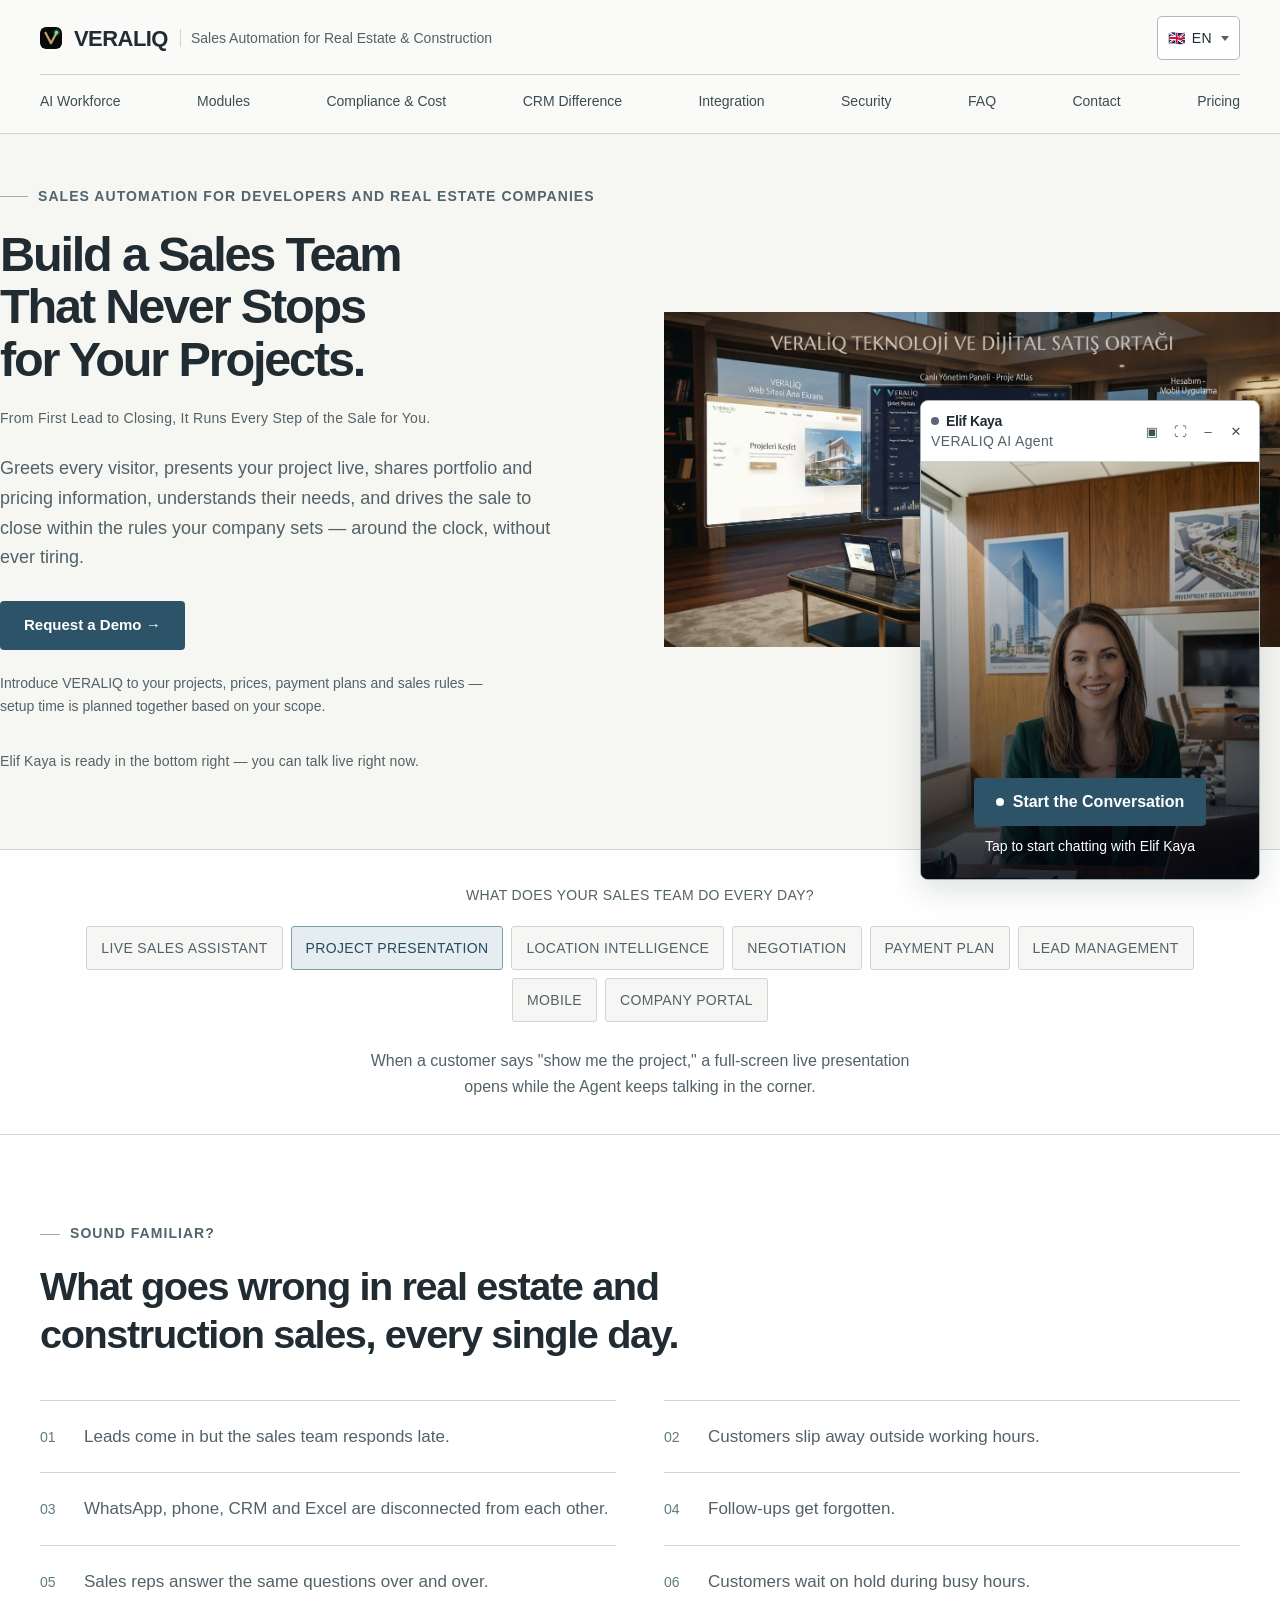
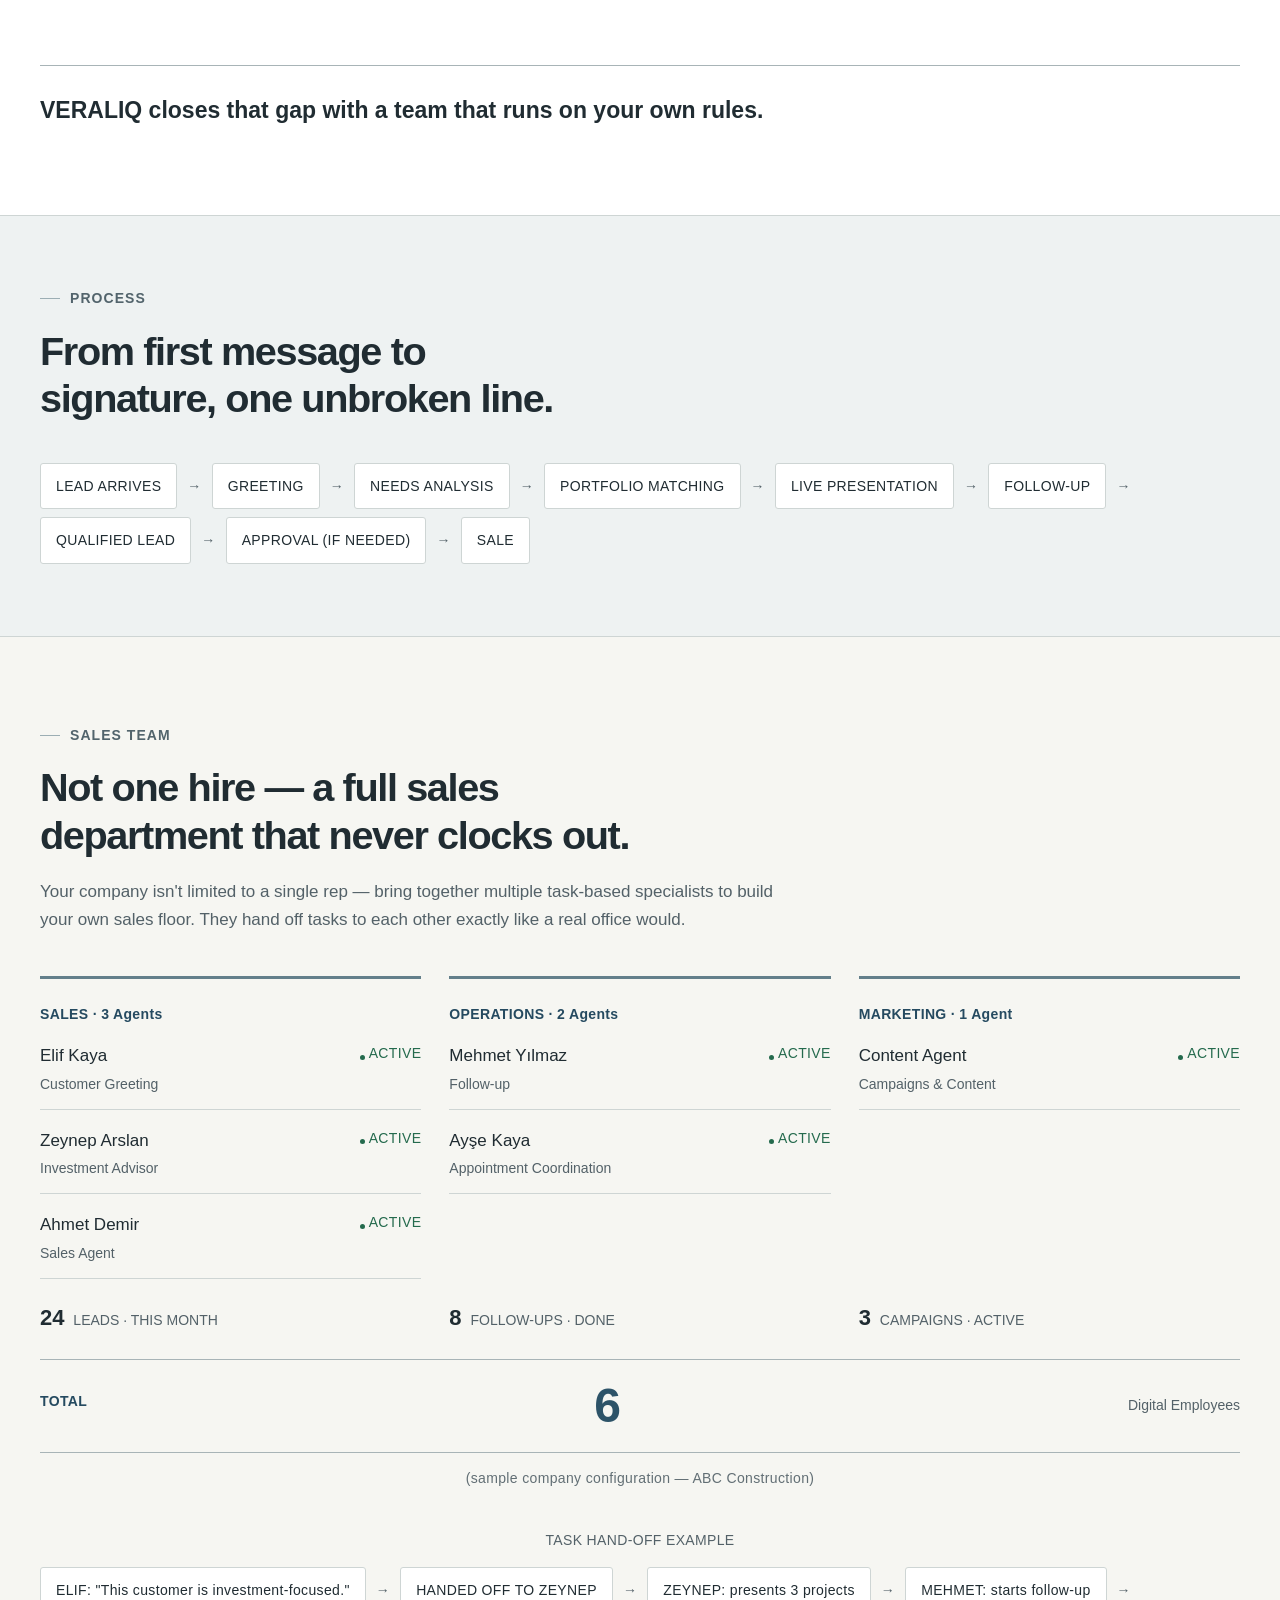
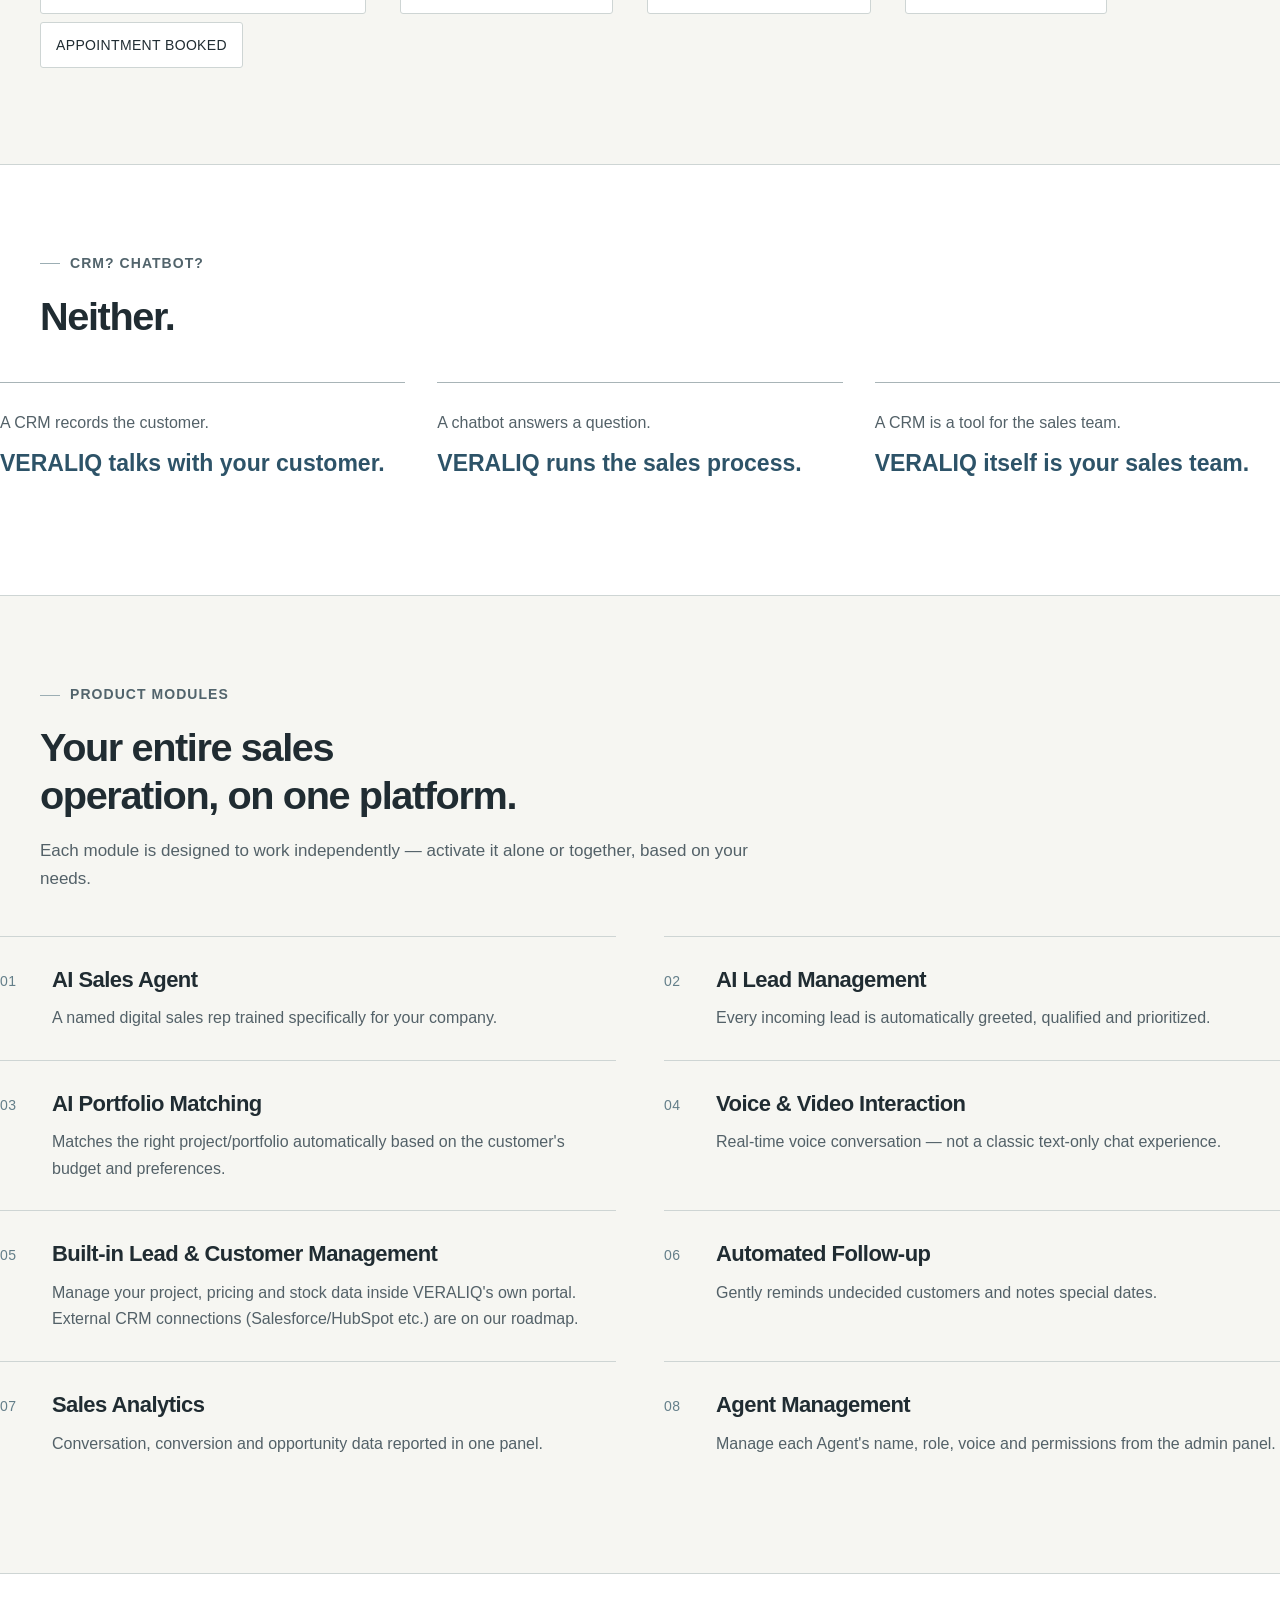
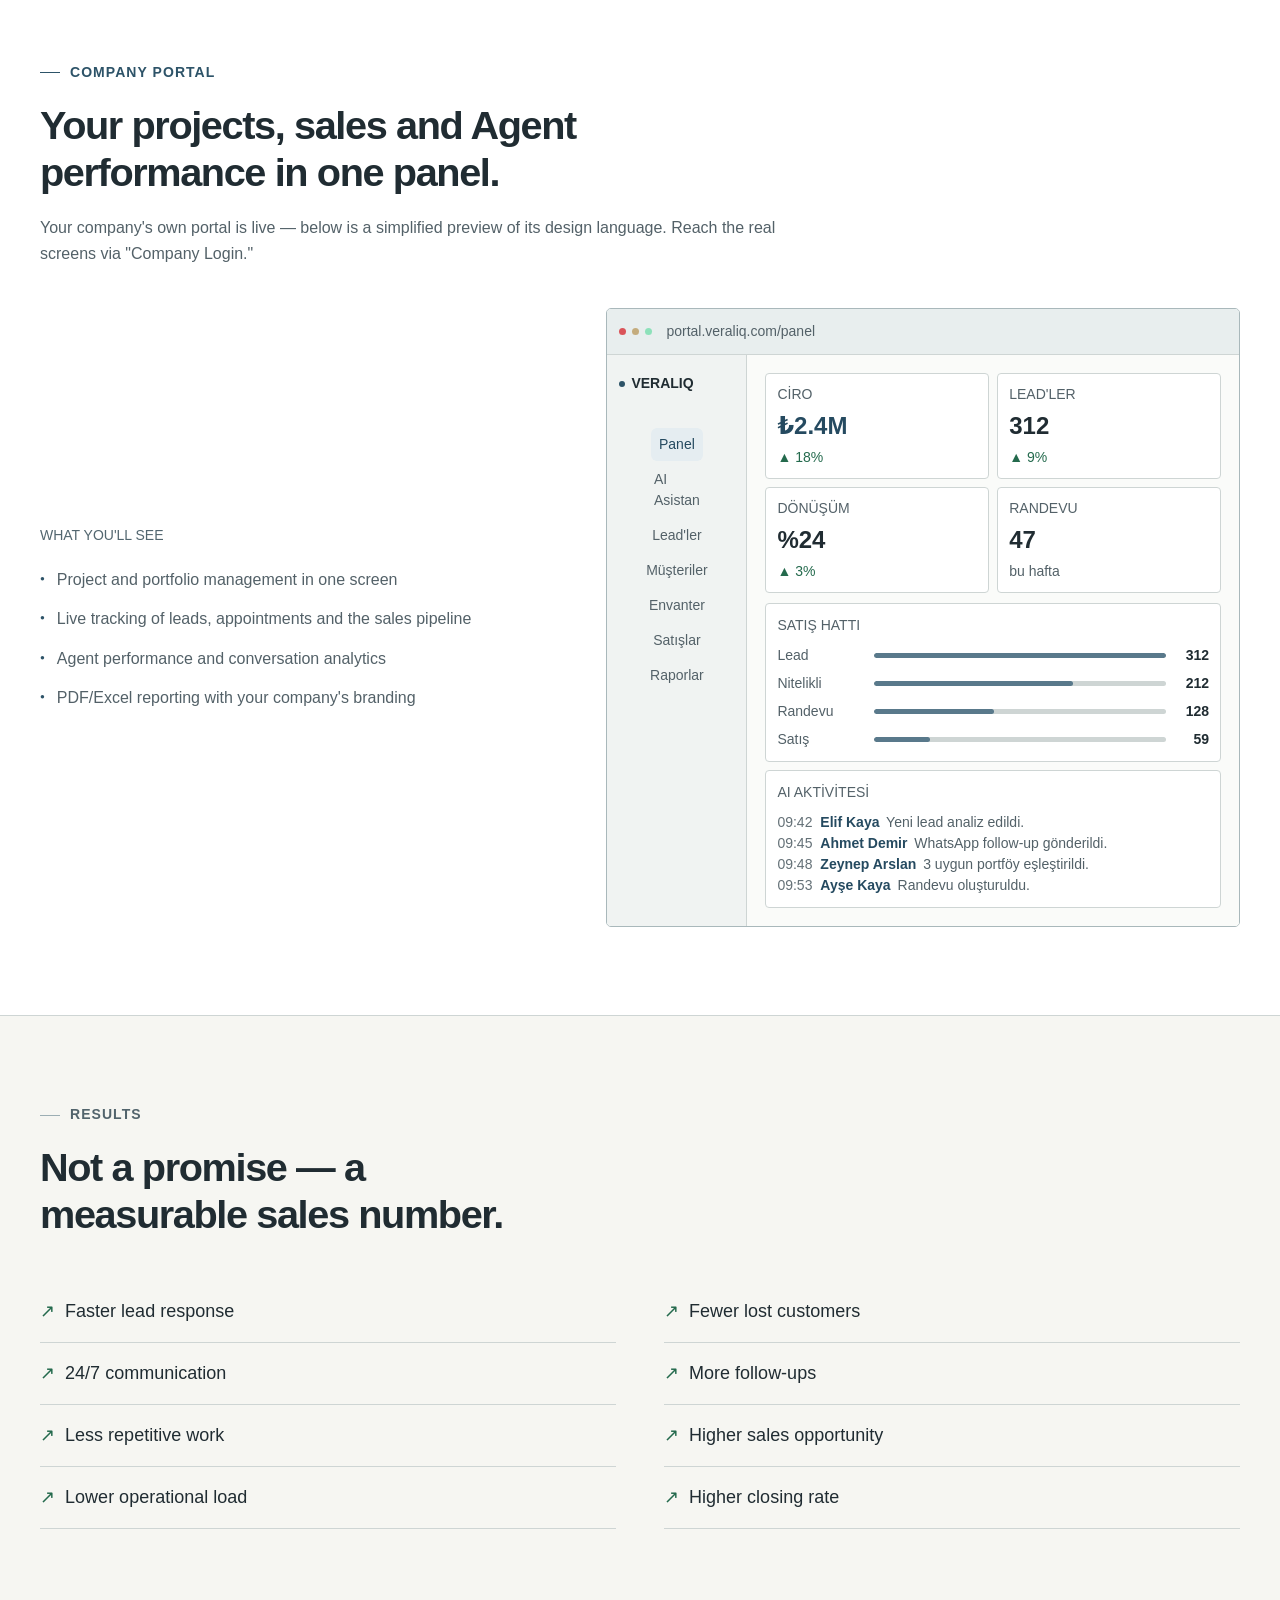
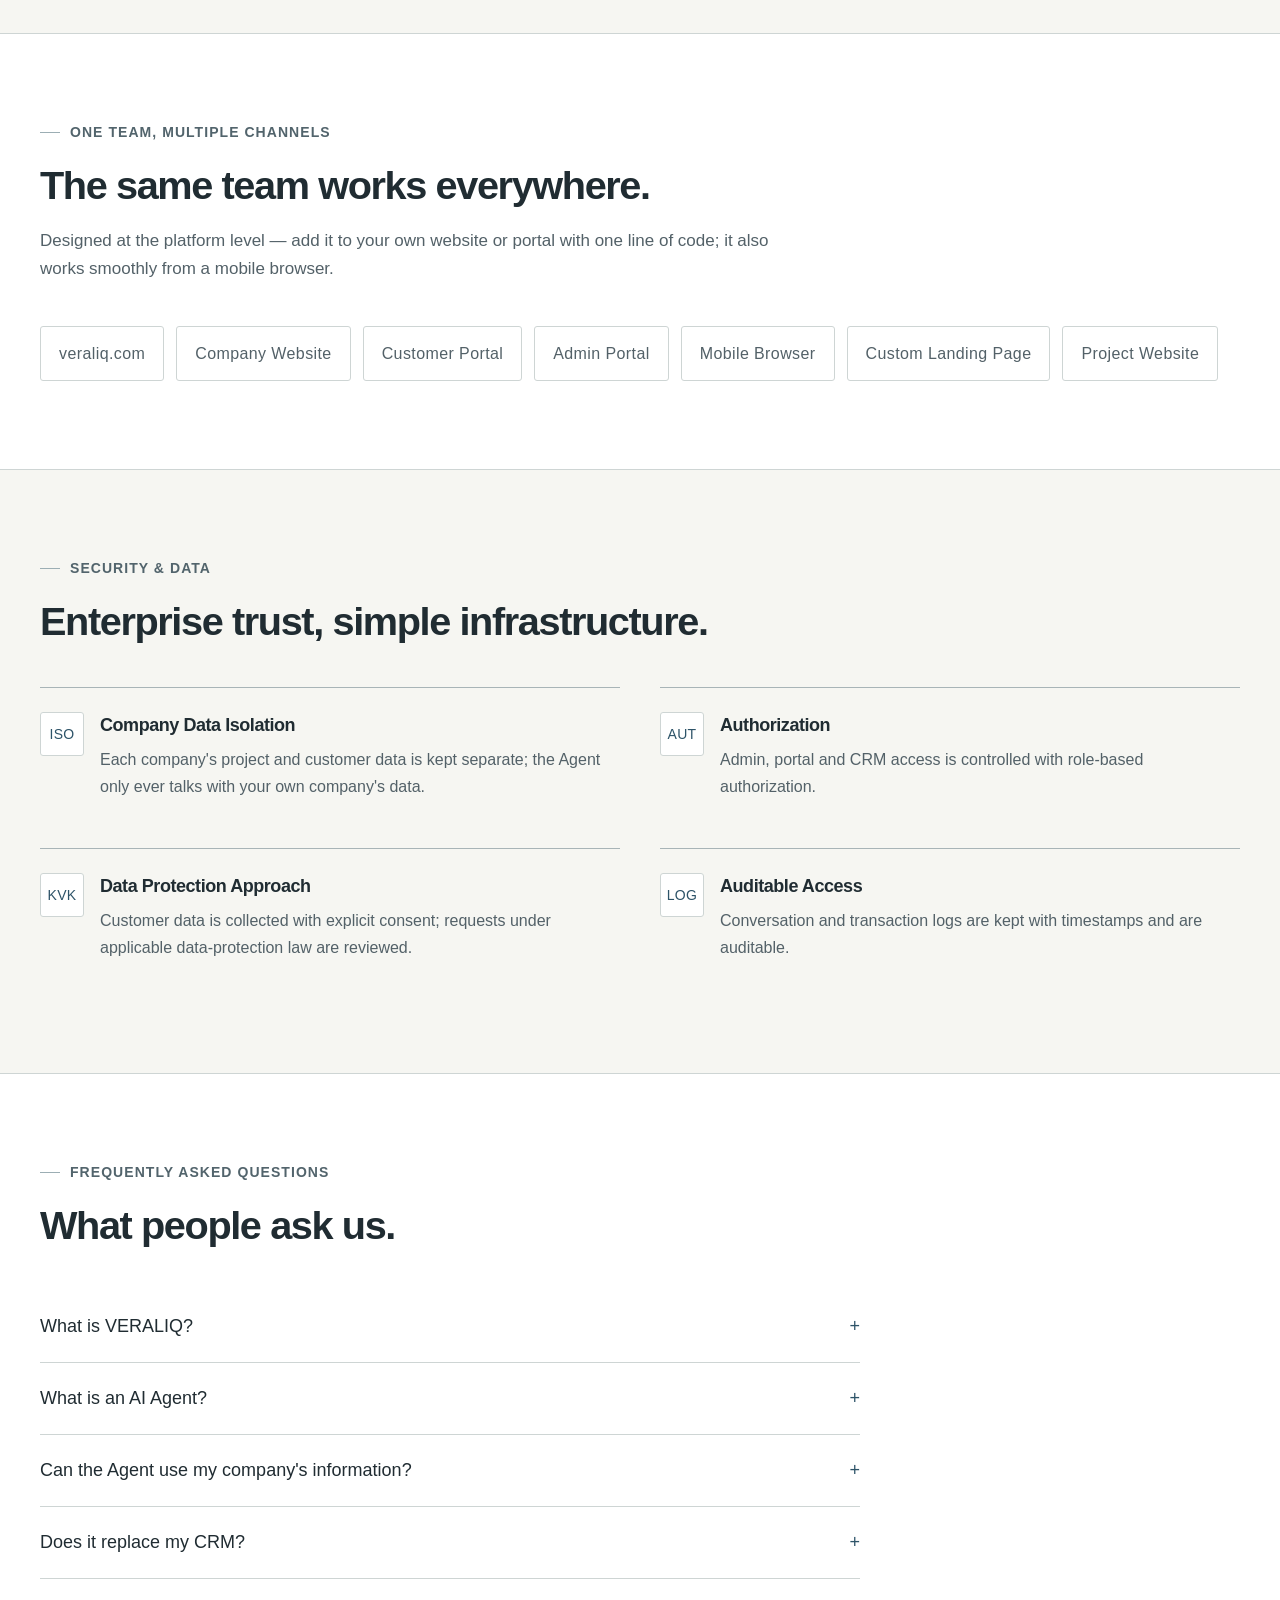
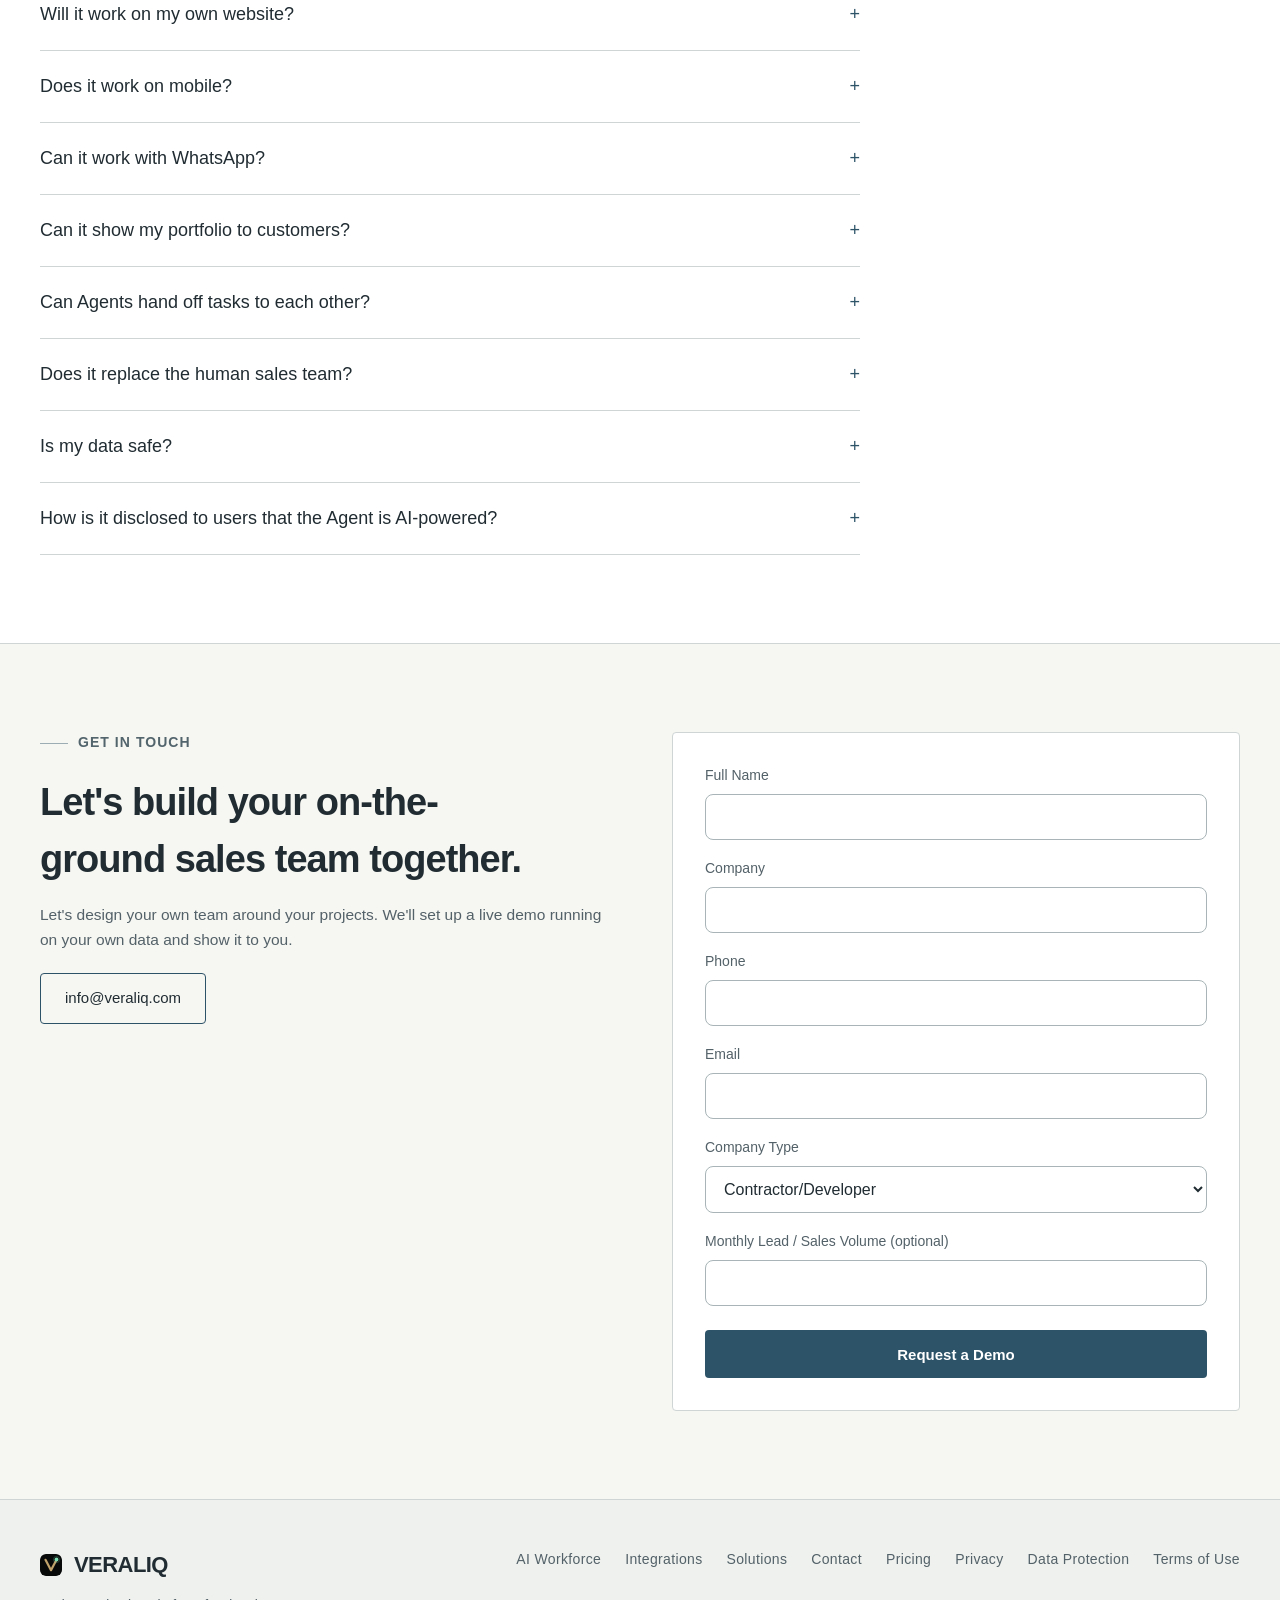
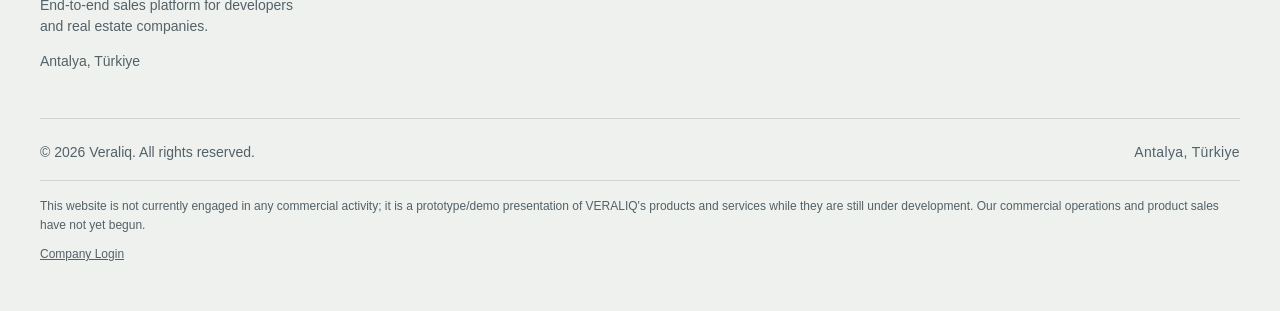
<file: index.html>
<!DOCTYPE html>
<html lang="tr">
<head>
<meta charset="UTF-8">
<meta name="viewport" content="width=device-width, initial-scale=1.0">
<title>Veraliq — AI Digital Workforce Platform</title>
<meta name="description" content="Veraliq; müteahhitler ve gayrimenkul şirketleri için isimlendirilmiş, şirkete özel, gerçek zamanlı konuşabilen AI dijital çalışanlardan oluşan satış ekibi kurar. Lead karşılar, ihtiyaç analizi yapar, portföy eşleştirir, satışı insana ihtiyaç duymadan kapanışa kadar yürütür; yalnızca yetki gerektiren konularda onayınızı ister.">
<link rel="icon" type="image/svg+xml" href="/assets/veraliq-mark.svg">
<link rel="icon" type="image/png" sizes="32x32" href="/assets/favicon-32.png">
<link rel="icon" type="image/png" sizes="16x16" href="/assets/favicon-16.png">
<link rel="apple-touch-icon" sizes="180x180" href="/assets/apple-touch-icon.png">
<style>
  :root{
    /* VERALIQ Design System — Obsidian + Champagne + AI Mint
       (replaces the previous light "Sapphire & Champagne Luxe" theme;
       variable NAMES are kept unchanged on purpose so every existing
       selector below repaints correctly without being touched one by one —
       see docs/DESIGN_SYSTEM_ANALYSIS.md for the full mapping rationale) */
    --ink:#080A0A;          /* Obsidian — page background */
    --ink-2:#101413;        /* Deep Graphite — secondary surface / hover wash */
    --panel:#171C19;        /* Surface — cards, panels, menus */
    --line: #252C28;        /* Border */
    --text:#EDE9DF;         /* Warm White — primary text */
    --text-dim:#8A918C;     /* Muted Text — secondary text */
    --text-dim-soft: rgba(138,145,140,0.92); /* WCAG AA: 0.65 idi, koyu zeminde ~3.2:1 kontrast veriyordu — footer bildirimi ve "Şirket Girişi" linki için 4.5:1 eşiğine çekildi */
    --accent:#BFA16A;       /* Champagne — primary accent */
    --accent-text:#D4BB87;  /* Champagne Hover — brighter, for small mono labels */
    --accent-dim: rgba(191,161,106,0.14);
    --accent-ink:#080A0A;   /* dark text ON champagne-background buttons */
    --navy:#101413;         /* portal-preview surface (kept as its own token; no longer literal navy) */
    --navy-2:#171C19;
    --green:#7EE0B2;        /* AI Mint — repurposed for "live / positive / AI" indicators */
    --red:#D93A40;
    --radius: 8px;
  }
  *{box-sizing:border-box;}
  html{scroll-behavior:smooth;}
  body{
    margin:0;
    background:var(--ink);
    color:var(--text);
    font-family:'Inter',sans-serif;
    -webkit-font-smoothing:antialiased;
    overflow-x:hidden;
  }
  h1,h2,h3,.display{
    font-family:'Space Grotesk',sans-serif;
    letter-spacing:-0.02em;
    font-weight:600;
    margin:0;
    text-wrap:balance;
  }
  .mono{
    font-family:'IBM Plex Mono',monospace;
    letter-spacing:0.02em;
  }
  a{color:inherit;text-decoration:none;}
  button{font-family:inherit;}
  .wrap{max-width:1240px;margin:0 auto;padding:0 32px;}
  @media(max-width:640px){.wrap{padding:0 20px;}}

  /* NAV */
  header{
    position:fixed;top:0;left:0;right:0;z-index:1002;
    backdrop-filter:blur(12px);
    background:rgba(8,10,10,0.82);
    border-bottom:1px solid var(--line);
  }
  nav{
    display:flex;align-items:center;justify-content:space-between;
    padding:16px 32px;max-width:1240px;margin:0 auto;
  }
  .logo{
    font-family:'Space Grotesk',sans-serif;
    font-weight:700;font-size:20px;letter-spacing:-0.01em;
    display:flex;align-items:center;gap:10px;
    color:var(--text);text-decoration:none;cursor:pointer;
  }
  .logo:hover{color:var(--accent-text);}
  .logo-mark{
    width:22px;height:22px;border-radius:6px;
    flex-shrink:0;display:block;
  }
  .logo-sub{
    font-family:'Inter',sans-serif;font-weight:500;font-size:11.5px;
    color:var(--text-dim);letter-spacing:0;padding-left:10px;
    border-left:1px solid var(--line);white-space:nowrap;
  }
  @media(max-width:760px){.logo-sub{display:none;}}
  .nav-links{display:flex;gap:22px;align-items:center;}
  .nav-links a{
    font-size:14px;color:var(--text-dim);
    transition:color .2s;
    white-space:nowrap;flex-shrink:0;
  }
  .nav-links a:hover{color:var(--text);}
  .logo,.lang-switch{flex-shrink:0;}
  @media(max-width:1150px){.nav-links{gap:14px;}.nav-links a{font-size:13px;}}
  .nav-cta{
    padding:10px 18px;border:1px solid var(--line);
    border-radius:var(--radius);font-size:13px;
    font-family:'IBM Plex Mono',monospace;
    transition-property:border-color,background-color;transition-duration:.2s;transition-timing-function:ease-out;white-space:nowrap;
  }
  .nav-cta:hover{border-color:var(--accent);background:rgba(191,161,106,0.10);}
  .nav-toggle{display:none;background:none;border:none;color:var(--text);font-size:24px;cursor:pointer;}
  @media(max-width:960px){
    .nav-links{
      position:fixed;top:60px;left:0;right:0;height:calc(100vh - 60px);z-index:1050;
      background:var(--ink);flex-direction:column;justify-content:flex-start;
      padding:40px 32px;gap:24px;transform:translateX(100%);
      transition:transform .3s ease;
      /* BUG FIX (reported on live mobile, 2026-08-25): this panel used to
         be sized with `bottom:0` and rely on the browser to auto-stretch
         height between top/bottom. On real mobile browsers that
         auto-stretch was NOT happening (confirmed via getBoundingClientRect
         — height computed to ~80px instead of filling the screen), so the
         opaque background only covered a thin strip and the menu links,
         still laid out below it, rendered directly over the hero content —
         completely unreadable. Using an explicit `height` sidesteps the
         browser's stretch-calculation quirk entirely. z-index is also now
         explicit rather than relying on z-index:auto containment. */
    }
    .nav-links.open{transform:translateX(0);}
    .nav-toggle{display:block;}
  }

  /* HERO — clean marketing copy + a supporting product visual; the live
     "Elif Kaya" agent window is a separate, adaptive fixed-position element
     (see .agent-window below), not part of this hero markup. */
  .hero-visual{
    position:relative;padding:0;
    border-bottom:1px solid var(--line);
    overflow:hidden;background:var(--ink);
    background-image:
      radial-gradient(ellipse 900px 560px at 18% 8%, rgba(16,20,19,0.9) 0%, transparent 60%),
      radial-gradient(ellipse 640px 480px at 92% 18%, rgba(126,224,178,0.05) 0%, transparent 65%);
  }
  .hero-grid{
    display:grid;grid-template-columns:1.05fr 0.95fr;gap:56px;align-items:center;
    padding:148px 0 76px;
  }
  .hero-grid > *{min-width:0;}
  @media(max-width:960px){
    .hero-grid{grid-template-columns:1fr;padding:126px 0 40px;gap:36px;}
  }
  .hero-showcase{
    position:relative;border-radius:20px;overflow:hidden;
    border:1px solid var(--line);
    box-shadow:0 36px 64px -24px rgba(0,0,0,0.55),0 8px 20px rgba(0,0,0,0.25);
    max-width:100%;
  }
  .hero-showcase img{width:100%;height:auto;display:block;outline:1px solid rgba(255,255,255,0.1);outline-offset:-1px;}
  @media(max-width:960px){.hero-showcase{order:-1;}}
  .cap-strip{padding:48px 0 64px;}
  .cap-strip .cap-head{margin-bottom:20px;text-align:center;}
  .chip-row{display:flex;flex-wrap:wrap;justify-content:center;gap:9px;max-width:980px;margin:0 auto;}
  .chip{
    font-family:'IBM Plex Mono',monospace;font-size:11.5px;letter-spacing:0.03em;
    padding:9px 15px;border-radius:999px;border:1px solid var(--line);
    background:var(--panel);color:var(--text-dim);cursor:pointer;
    transition-property:border-color,background-color,color;transition-duration:.15s;transition-timing-function:ease-out;
  }
  .chip:hover{border-color:var(--accent);color:var(--text);}
  .chip.active{background:var(--accent);border-color:var(--accent);color:var(--accent-ink);font-weight:500;}
  .chip-detail{
    max-width:560px;margin:26px auto 0;text-align:center;
    font-size:14.5px;line-height:1.55;color:var(--text-dim);
    min-height:44px;
  }
  .hv-copy{position:relative;z-index:2;max-width:560px;text-align:left;margin:0;}
  .hero-visual h1{font-size:clamp(30px,3.6vw,48px);line-height:1.1;margin-bottom:10px;letter-spacing:-0.025em;}
  .hero-visual h1 span{color:var(--accent);}
  .hero-en{
    font-family:'IBM Plex Mono',monospace;font-size:13.5px;color:var(--text-dim);
    letter-spacing:0.02em;margin:0 0 24px;
  }
  .hv-copy p.lede{font-size:16.5px;line-height:1.6;color:var(--text-dim);max-width:560px;margin:0 0 20px;}
  .hero-support{font-size:14px;line-height:1.55;color:var(--text-dim);max-width:520px;margin:22px 0 0;opacity:0.85;}

  .eyebrow{
    font-family:'IBM Plex Mono',monospace;
    font-size:12px;color:var(--accent-text);
    letter-spacing:0.12em;text-transform:uppercase;
    display:flex;align-items:center;gap:10px;margin-bottom:20px;
  }
  .eyebrow::before{content:'';width:20px;height:1px;background:var(--accent-text);}
  .hero h1{
    font-size:clamp(30px,3.6vw,44px);
    line-height:1.08;margin-bottom:20px;
  }
  .hero h1 span{color:var(--accent);}
  .hero p.lede{
    font-size:16px;line-height:1.6;color:var(--text-dim);
    max-width:440px;margin-bottom:28px;
  }
  .btn-row{display:flex;gap:14px;flex-wrap:wrap;}
  .btn{
    padding:13px 24px;border-radius:var(--radius);
    font-size:14px;font-weight:500;
    display:inline-flex;align-items:center;gap:8px;
    transition-property:background-color,border-color,transform;transition-duration:.2s;transition-timing-function:ease-out;cursor:pointer;border:none;font-family:'Inter',sans-serif;
  }
  .btn-primary{background:var(--accent);color:var(--accent-ink);font-weight:600;}
  .btn-primary:hover{background:var(--accent-text);transform:translateY(-1px);}
  .btn-primary:active{transform:scale(0.96);}
  .btn-ghost{border:1px solid var(--accent);color:var(--text);background:transparent;}
  .btn-ghost:hover{border-color:var(--accent-text);background:rgba(191,161,106,0.08);}
  .btn-ghost:active{transform:scale(0.96);}
  .hero-footnote{
    margin-top:32px;font-size:13px;color:var(--text-dim);
    letter-spacing:0.01em;opacity:0.85;
  }

  /* Capabilities column */
  .cap-list{list-style:none;margin:0;padding:0;display:flex;flex-direction:column;gap:12px;}
  .cap-list li{
    display:flex;align-items:flex-start;gap:10px;font-size:13.5px;color:var(--text-dim);line-height:1.4;
  }
  .cap-list li::before{content:'●';color:var(--accent);font-size:8px;margin-top:5px;flex-shrink:0;}
  .cap-head{font-family:'IBM Plex Mono',monospace;font-size:12px;color:var(--text-dim);text-transform:uppercase;letter-spacing:0.1em;margin-bottom:18px;}

  /* Section shared */
  section{padding:132px 0;border-bottom:1px solid var(--line);}
  .section-head{max-width:640px;margin-bottom:64px;}
  .section-head .eyebrow{margin-bottom:18px;}
  .section-head h2{font-size:clamp(28px,3.4vw,42px);line-height:1.15;letter-spacing:-0.02em;}
  .section-head p{color:var(--text-dim);font-size:16.5px;margin-top:18px;line-height:1.65;}

  /* PORTAL PREVIEW — dark navy "Enterprise Portal" visual language.
     Framed explicitly as a design preview: the real multi-tenant portal is
     later-roadmap backend work and is not live yet — never claim it is. */
  .portal-preview{background:var(--navy);color:#fff;border-bottom:1px solid rgba(255,255,255,0.08);}
  .portal-preview .section-head .eyebrow{color:var(--accent);}
  .portal-preview .section-head .eyebrow::before{background:var(--accent);}
  .portal-preview .section-head h2{color:#fff;}
  .portal-preview .section-head p{color:rgba(255,255,255,0.65);}
  .portal-grid{display:grid;grid-template-columns:0.9fr 1.1fr;gap:48px;align-items:center;}
  .portal-grid > *{min-width:0;}
  @media(max-width:960px){.portal-grid{grid-template-columns:1fr;}}
  .portal-visual{
    position:relative;border-radius:20px;
    overflow-x:auto;overflow-y:hidden;
    border:1px solid var(--line);background:var(--ink);
    box-shadow:0 30px 60px -20px rgba(0,0,0,0.6);
  }
  .portal-visual img{width:100%;height:auto;display:block;outline:1px solid rgba(255,255,255,0.1);outline-offset:-1px;}

  /* Kodlanmış portal dashboard mockup — sabit örnek verilerle, gerçek
     ürünün henüz var olmayan bir ekranını temsil eder (bkz. HTML yorumu). */
  .pm-chrome{
    display:flex;align-items:center;gap:6px;padding:9px 12px;
    background:rgba(0,0,0,0.35);border-bottom:1px solid var(--line);
    min-width:380px;
  }
  .pmc-dot{width:7px;height:7px;border-radius:50%;flex-shrink:0;opacity:0.85;}
  .pmc-url{
    margin-left:8px;font-family:'IBM Plex Mono',monospace;font-size:9.5px;
    color:var(--text-dim);letter-spacing:0.02em;
  }
  .pm-body{display:flex;min-width:380px;}
  .pm-sidebar{
    width:108px;flex-shrink:0;background:rgba(0,0,0,0.25);
    border-right:1px solid var(--line);padding:16px 10px;
  }
  .pm-slogo{
    display:flex;align-items:center;gap:6px;font-family:'Space Grotesk',sans-serif;
    font-weight:700;font-size:11.5px;color:var(--text);margin-bottom:18px;letter-spacing:-0.01em;
  }
  .pm-slogo-dot{width:6px;height:6px;border-radius:50%;background:var(--accent);flex-shrink:0;}
  .pm-nav{display:flex;flex-direction:column;gap:2px;}
  .pm-nav-item{
    font-size:10px;color:var(--text-dim);padding:6px 8px;border-radius:6px;
  }
  .pm-nav-item.active{background:var(--accent-dim);color:var(--accent-text);font-weight:500;}
  .pm-main{flex:1;padding:16px;background:var(--ink-2);min-width:0;}
  .pm-kpis{display:grid;grid-template-columns:repeat(2,1fr);gap:8px;margin-bottom:10px;}
  .pm-kpi{
    background:var(--panel);border:1px solid var(--line);border-radius:8px;
    padding:10px 11px;display:flex;flex-direction:column;gap:3px;
  }
  .pm-kpi-label{font-family:'IBM Plex Mono',monospace;font-size:8.5px;letter-spacing:0.06em;color:var(--text-dim);}
  .pm-kpi-val{font-family:'Space Grotesk',sans-serif;font-size:17px;font-weight:600;color:var(--text);font-variant-numeric:tabular-nums;}
  .pm-kpi-val.gold{color:var(--accent-text);}
  .pm-kpi-delta{font-family:'IBM Plex Mono',monospace;font-size:9.5px;color:var(--green);}
  .pm-kpi-delta.neutral{color:var(--text-dim);}
  .pm-row{display:grid;grid-template-columns:1fr 1fr;gap:8px;}
  .pm-panel{background:var(--panel);border:1px solid var(--line);border-radius:8px;padding:11px;}
  .pm-panel-title{font-family:'IBM Plex Mono',monospace;font-size:8.5px;letter-spacing:0.06em;color:var(--text-dim);margin-bottom:9px;}
  .pm-fbar{display:flex;align-items:center;gap:5px;margin-bottom:7px;font-size:9px;}
  .pm-fbar:last-child{margin-bottom:0;}
  .pm-fbar span{width:38px;flex-shrink:0;color:var(--text-dim);white-space:nowrap;overflow:hidden;text-overflow:ellipsis;}
  .pm-fbar i{flex:1;height:5px;border-radius:3px;background:var(--line);position:relative;display:block;overflow:hidden;font-style:normal;}
  .pm-fbar i::after{content:'';position:absolute;left:0;top:0;bottom:0;width:var(--w);background:linear-gradient(90deg,var(--accent-text),var(--accent));border-radius:3px;}
  .pm-fbar b{width:24px;text-align:right;color:var(--text);font-weight:600;font-family:'Space Grotesk',sans-serif;flex-shrink:0;font-size:10px;font-variant-numeric:tabular-nums;}
  .pm-feed-row{font-size:9px;line-height:1.75;color:var(--text-dim);}
  .pm-feed-row b{font-family:'IBM Plex Mono',monospace;font-weight:400;color:var(--text-dim);opacity:0.9;margin-right:4px;}
  .pm-feed-row em{font-style:normal;font-weight:600;color:var(--accent-text);margin-right:3px;}
  .portal-note{
    font-family:'IBM Plex Mono',monospace;font-size:11px;letter-spacing:0.06em;
    color:var(--accent);text-transform:uppercase;
  }
  .portal-list{list-style:none;margin:20px 0 0;padding:0;display:flex;flex-direction:column;gap:14px;}
  .portal-list li{display:flex;gap:12px;font-size:14.5px;line-height:1.5;color:rgba(255,255,255,0.82);}
  .portal-list li::before{content:'●';color:var(--accent);font-size:8px;margin-top:6px;flex-shrink:0;}


  /* Problem block */
  .problem-grid{display:grid;grid-template-columns:repeat(2,1fr);gap:32px 56px;margin-bottom:48px;}
  @media(max-width:760px){.problem-grid{grid-template-columns:1fr;gap:22px;}}
  .problem-item{padding-left:20px;border-left:2px solid var(--accent-dim);font-size:15.5px;color:var(--text-dim);line-height:1.55;}
  .problem-resolve{font-size:20px;font-family:'Space Grotesk',sans-serif;font-weight:600;text-align:center;padding-top:16px;}

  /* Flow */
  .flow-row{display:flex;align-items:center;flex-wrap:wrap;gap:0;justify-content:center;}
  .flow-step{
    font-family:'IBM Plex Mono',monospace;font-size:12.5px;
    padding:12px 18px;border:1px solid var(--line);border-radius:20px;
    background:var(--panel);white-space:nowrap;
  }
  .flow-arrow{color:var(--text-dim);padding:0 10px;font-size:14px;}
  @media(max-width:760px){.flow-row{flex-direction:column;} .flow-arrow{transform:rotate(90deg);padding:6px 0;}}

  /* AI Workforce */
  .workforce-grid{display:grid;grid-template-columns:repeat(4,1fr);gap:1px;background:var(--line);border:1px solid var(--line);border-radius:14px;overflow:hidden;}
  @media(max-width:900px){.workforce-grid{grid-template-columns:1fr 1fr;}}
  @media(max-width:560px){.workforce-grid{grid-template-columns:1fr;}}
  .wf-dept{background:var(--panel);padding:30px 26px;display:flex;flex-direction:column;}
  .wf-dept-head{font-size:11px;color:var(--accent-text);letter-spacing:0.08em;margin-bottom:16px;}
  .wf-agent{font-size:14.5px;color:var(--text);margin-bottom:12px;display:flex;flex-direction:column;gap:3px;}
  .wf-agent-top{display:flex;align-items:center;justify-content:space-between;gap:8px;}
  .wf-role{font-size:12px;color:var(--text-dim);font-weight:400;}
  /* per-agent live status pill — mint, matches design system §7/§9 */
  .wf-status{
    font-family:'IBM Plex Mono',monospace;font-size:9px;letter-spacing:0.05em;
    color:var(--green);text-transform:uppercase;white-space:nowrap;
    display:inline-flex;align-items:center;gap:4px;flex-shrink:0;
  }
  .wf-status::before{content:'';width:5px;height:5px;border-radius:50%;background:var(--green);box-shadow:0 0 0 2px rgba(126,224,178,0.25);}
  /* department-level activity metric — champagne number, muted label */
  .wf-metric{
    margin-top:auto;padding-top:16px;border-top:1px solid var(--line);
    font-family:'IBM Plex Mono',monospace;font-size:10.5px;letter-spacing:0.04em;
    color:var(--text-dim);text-transform:uppercase;
  }
  .wf-metric b{color:var(--accent-text);font-size:16px;font-family:'Space Grotesk',sans-serif;font-weight:600;letter-spacing:0;margin-right:5px;}
  .wf-total{display:flex;flex-direction:column;align-items:center;justify-content:center;text-align:center;background:var(--panel);}
  .wf-total-num{font-family:'Space Grotesk',sans-serif;font-size:40px;font-weight:600;color:var(--accent-text);margin:6px 0 2px;}
  .wf-note{text-align:center;font-size:11px;color:var(--text-dim);opacity:0.9;margin-top:14px;}
  .wf-handoff{margin-top:40px;}
  .wf-handoff-title{font-size:11px;color:var(--text-dim);letter-spacing:0.08em;margin-bottom:16px;text-align:center;}
  .wf-handoff .flow-row{overflow-x:auto;flex-wrap:nowrap;padding-bottom:8px;}
  .wf-handoff .flow-step{font-size:11.5px;}

  /* Compare */
  .compare-grid{display:grid;grid-template-columns:repeat(3,1fr);gap:1px;background:var(--line);border:1px solid var(--line);border-radius:14px;overflow:hidden;}
  @media(max-width:900px){.compare-grid{grid-template-columns:1fr;}}
  .compare-item{background:var(--panel);padding:36px 32px;}
  .compare-item .old{color:var(--text-dim);font-size:14px;margin-bottom:12px;text-decoration:line-through;text-decoration-color:rgba(138,145,140,0.5);}
  .compare-item .new{color:var(--text);font-size:17px;font-weight:500;font-family:'Space Grotesk',sans-serif;}

  /* Modules grid */
  .services{
    display:grid;grid-template-columns:repeat(4,1fr);gap:1px;
    background:var(--line);border:1px solid var(--line);border-radius:14px;overflow:hidden;
  }
  @media(max-width:900px){.services{grid-template-columns:repeat(2,1fr);}}
  @media(max-width:560px){.services{grid-template-columns:1fr;}}
  .service{background:var(--panel);padding:32px 26px;transition:transform .2s;}
  .service:hover{transform:translateY(-2px);}
  .service .idx{font-family:'IBM Plex Mono',monospace;font-size:12px;color:var(--accent-text);}
  .service h3{font-size:17px;margin:16px 0 8px;}
  .service p{font-size:13.5px;color:var(--text-dim);line-height:1.6;}

  /* ROI */
  .roi-list{display:grid;grid-template-columns:repeat(2,1fr);gap:14px 40px;}
  @media(max-width:760px){.roi-list{grid-template-columns:1fr;}}
  .roi-list li{list-style:none;display:flex;gap:10px;font-size:15px;color:var(--text);align-items:flex-start;}
  .roi-list li::before{content:'↗';color:var(--green);flex-shrink:0;}

  /* Channels */
  .channel-chips{display:flex;flex-wrap:wrap;gap:12px;}
  .channel-chip{
    font-family:'IBM Plex Mono',monospace;font-size:12.5px;
    padding:10px 16px;border:1px solid var(--line);border-radius:var(--radius);
    color:var(--text-dim);
  }

  /* Trust */
  .trust-grid{display:grid;grid-template-columns:repeat(2,1fr);gap:1px;background:var(--line);border:1px solid var(--line);border-radius:14px;overflow:hidden;}
  @media(max-width:760px){.trust-grid{grid-template-columns:1fr;}}
  .trust-item{background:var(--panel);padding:28px 32px;display:flex;gap:16px;align-items:flex-start;}
  .trust-icon{
    width:32px;height:32px;flex-shrink:0;border-radius:var(--radius);
    border:1px solid var(--line);display:flex;align-items:center;justify-content:center;
    font-family:'IBM Plex Mono',monospace;font-size:12px;color:var(--accent);
  }
  .trust-item h4{font-size:14.5px;margin-bottom:5px;}
  .trust-item p{font-size:13px;color:var(--text-dim);line-height:1.5;}

  /* FAQ */
  .faq-item{border-bottom:1px solid var(--line);}
  .faq-q{
    width:100%;text-align:left;background:none;border:none;color:var(--text);
    padding:20px 0;font-size:15.5px;font-family:'Space Grotesk',sans-serif;font-weight:500;
    display:flex;justify-content:space-between;align-items:center;cursor:pointer;gap:16px;
  }
  .faq-q .plus{color:var(--accent);font-size:18px;transition:transform .2s;flex-shrink:0;}
  .faq-item.open .faq-q .plus{transform:rotate(45deg);}
  .faq-a{max-height:0;overflow:hidden;transition:max-height .25s ease;}
  .faq-item.open .faq-a{max-height:220px;}
  .faq-a p{color:var(--text-dim);font-size:14.5px;line-height:1.6;padding-bottom:20px;max-width:720px;}

  /* Demo form */
  .demo-grid{display:grid;grid-template-columns:1fr 1fr;gap:56px;align-items:start;}
  @media(max-width:900px){.demo-grid{grid-template-columns:1fr;gap:40px;}}
  .demo-form{display:grid;gap:12px;}
  .demo-form input,.demo-form select{
    background:var(--panel);border:1px solid var(--line);color:var(--text);
    padding:12px 14px;border-radius:8px;font-family:'Inter',sans-serif;font-size:14px;width:100%;
  }
  .demo-form label{font-size:12px;color:var(--text-dim);font-family:'IBM Plex Mono',monospace;margin-bottom:4px;display:block;}
  .form-status{font-size:13px;color:var(--green);margin-top:10px;display:none;}
  .form-status.show{display:block;}
  .form-status.error{color:#e07a7a;}
  /* Honeypot: gerçek ziyaretçilerin GÖRMEYECEĞİ/dolduramayacağı bir alan
     (bkz. worker-portal/demo-requests.js) — display:none yerine ekran
     dışına taşıma kullanılıyor çünkü bazı botlar display:none alanları
     zaten atlıyor; bu daha güvenilir bir honeypot deseni. Faz 9 düzeltmesi:
     "left:-9999px" tekniği document'in scrollWidth'ini devasa büyütüp
     (11.424px'e kadar test edildi) HER dilde/yönde gerçek bir yatay taşma
     sorununa yol açıyordu — standart "visually hidden" clip deseni
     kullanılıyor, sayfa akışını etkilemez. */
  .hp-field{position:absolute;width:1px;height:1px;padding:0;margin:-1px;overflow:hidden;clip:rect(0,0,0,0);white-space:nowrap;border:0;}

  /* Footer */
  footer{padding:48px 0 32px;}
  .footer-grid{display:flex;flex-wrap:wrap;justify-content:space-between;gap:32px;margin-bottom:32px;align-items:flex-start;}
  .footer-links{display:flex;flex-wrap:wrap;gap:24px;}
  .footer-links a{font-size:13.5px;color:var(--text-dim);transition:color .2s;}
  .footer-links a:hover{color:var(--text);}
  .footer-bottom{
    border-top:1px solid var(--line);padding-top:22px;
    display:flex;justify-content:space-between;flex-wrap:wrap;gap:12px;
    font-size:12.5px;color:var(--text-dim);
  }

  /* ===================================================================
     ADAPTIVE AGENT WINDOW — real video-streaming "Elif Kaya" agent.
     States (data-state on #agentWindow): corner | half | fullscreen
     Separate elements handle "minimized" (agent-bubble) and "closed"
     (agent-reopen) so the site behind is never blocked in those modes.
     =================================================================== */
  .agent-window{
    position:fixed;z-index:1010;
    width:340px;height:480px;
    background:#0B1220;border:1px solid rgba(255,255,255,0.10);
    border-radius:14px;overflow:hidden;
    /* subtle AI Mint ambient glow (VERALIQ design system §7) — kept very
       low-opacity on purpose, this is a premium accent, not a neon frame */
    box-shadow:0 20px 60px rgba(10,15,30,0.35), 0 2px 8px rgba(10,15,30,0.25),
               0 0 0 1px rgba(126,224,178,0.06), 0 0 40px -8px rgba(126,224,178,0.16);
    display:flex;flex-direction:column;
    transition:width .28s cubic-bezier(.2,.8,.2,1),height .28s cubic-bezier(.2,.8,.2,1),
               left .28s cubic-bezier(.2,.8,.2,1),right .28s cubic-bezier(.2,.8,.2,1),
               top .28s cubic-bezier(.2,.8,.2,1),bottom .28s cubic-bezier(.2,.8,.2,1),
               border-radius .28s ease,opacity .2s ease;
  }
  .agent-window[hidden]{display:none;}
  .agent-window.dragging{transition:none;}

  /* corner state — anchored to one of four corners */
  .agent-window[data-state="corner"][data-corner="br"]{right:20px;bottom:20px;left:auto;top:auto;}
  .agent-window[data-state="corner"][data-corner="bl"]{left:20px;bottom:20px;right:auto;top:auto;}
  .agent-window[data-state="corner"][data-corner="tr"]{right:20px;top:88px;left:auto;bottom:auto;}
  .agent-window[data-state="corner"][data-corner="tl"]{left:20px;top:88px;right:auto;bottom:auto;}
  @media(max-width:480px){
    .agent-window[data-state="corner"]{width:calc(100vw - 24px);height:440px;left:12px !important;right:12px !important;}
  }

  /* half-screen state — right half of viewport, full height.
     NOT (2026-08-26): height 100vh yerine 100dvh kullanılıyor (100vh
     fallback ile) — mobil tarayıcılarda adres çubuğu görünür/gizli
     olduğunda 100vh gerçek görünür alanı YANLIŞ hesaplıyor, bu da
     pencerenin alt kısmının (ve dolayısıyla üstteki kontrol
     düğmelerinin) ekran dışına taşmasına / "aşağı çekilememesine" yol
     açıyordu (overflow:hidden olduğu için scroll da mümkün değildi).
     100dvh, tarayıcının o anki GERÇEK görünür yüksekliğini kullanır. */
  .agent-window[data-state="half"]{
    top:0;right:0;left:auto;bottom:auto;width:46vw;height:100vh;height:100dvh;border-radius:0;
  }
  @media(max-width:760px){.agent-window[data-state="half"]{width:100vw;}}

  /* fullscreen state */
  .agent-window[data-state="fullscreen"]{
    top:0;right:0;left:0;bottom:0;width:100vw;height:100vh;height:100dvh;border-radius:0;z-index:1100;
  }

  .agent-header{
    display:flex;align-items:center;justify-content:space-between;
    padding:12px 14px;background:rgba(255,255,255,0.04);
    border-bottom:1px solid rgba(255,255,255,0.08);
    cursor:grab;user-select:none;flex-shrink:0;
  }
  .agent-header.grabbing{cursor:grabbing;}
  .agent-header-id{display:flex;align-items:center;gap:8px;min-width:0;overflow:hidden;}
  .agent-dot{width:8px;height:8px;border-radius:50%;background:#5B6479;flex-shrink:0;}
  .agent-dot.live{background:var(--green);box-shadow:0 0 0 3px rgba(31,157,99,0.25);}
  .agent-name{font-family:'Space Grotesk',sans-serif;font-weight:600;font-size:14px;color:#fff;white-space:nowrap;flex-shrink:0;}
  .agent-role{font-size:10.5px;color:#8B93A7;white-space:nowrap;overflow:hidden;text-overflow:ellipsis;min-width:0;flex-shrink:1;}
  .agent-controls{display:flex;gap:4px;flex-shrink:0;}
  .agent-btn{
    width:26px;height:26px;border-radius:6px;border:none;
    background:transparent;color:#C6CCDB;font-size:13px;line-height:1;
    display:flex;align-items:center;justify-content:center;cursor:pointer;
    transition:background .15s;
  }
  .agent-btn:hover{background:rgba(255,255,255,0.10);color:#fff;}
  .agent-btn-close:hover{background:rgba(217,58,64,0.25);color:#ff9098;}

  .agent-stage{position:relative;flex:1;min-height:0;background:#050810;}
  .agent-video{position:relative;z-index:1;width:100%;height:100%;object-fit:cover;display:block;background:transparent;}
  /* GEÇİCİ avatar görseli (İmparator isteği, 2026-09-06): gerçek video avatar
     (Spatius kota bitti / anam.ai henüz yok) bağlanana kadar, avatarın hiç
     yüzü olmayan siyah kutu/boş video yerine gerçek bir kişi görünsün diye.
     Video şeffaf olduğundan (üstteki background:transparent) canlı yayın
     geldiğinde bu görsel otomatik olarak video karelerinin ALTINDA kalır —
     ekstra JS state gerekmez. Gerçek avatar (anam.ai vb.) devreye girdiğinde
     bu <img> etiketini kaldırmak yeterli olacak. */
  .agent-avatar-static{position:absolute;inset:0;z-index:0;width:100%;height:100%;object-fit:cover;object-position:center 22%;}
  .agent-loading{
    position:absolute;inset:0;display:flex;flex-direction:column;align-items:center;justify-content:center;
    gap:14px;background:#0B1220;transition:opacity .3s ease;
  }
  .agent-loading.hide{opacity:0;pointer-events:none;}
  .agent-spinner{
    width:34px;height:34px;border-radius:50%;
    border:3px solid rgba(255,255,255,0.15);border-top-color:var(--accent);
    animation:agent-spin 0.85s linear infinite;
  }
  @keyframes agent-spin{to{transform:rotate(360deg);}}
  .agent-loading-text{font-size:12.5px;color:#9AA3B8;font-family:'IBM Plex Mono',monospace;}
  .agent-mic-blocked{
    position:absolute;left:12px;right:12px;bottom:12px;
    background:rgba(217,58,64,0.14);border:1px solid rgba(217,58,64,0.35);
    border-radius:8px;padding:10px 12px;
  }
  .agent-mic-blocked p{margin:0;font-size:11.5px;line-height:1.5;color:#ffd7d9;}
  .agent-indicator{
    position:absolute;left:14px;bottom:14px;display:flex;gap:3px;align-items:flex-end;height:16px;
  }
  .agent-indicator span{
    width:3px;background:var(--green);border-radius:2px;
    animation:agent-bounce 0.9s ease-in-out infinite;
  }
  .agent-indicator span:nth-child(1){height:6px;animation-delay:0s;}
  .agent-indicator span:nth-child(2){height:14px;animation-delay:.15s;}
  .agent-indicator span:nth-child(3){height:9px;animation-delay:.3s;}
  @keyframes agent-bounce{0%,100%{transform:scaleY(0.4);}50%{transform:scaleY(1);}}

  /* "Görüşmeye Katıl" giriş kapısı (2026-08-26) — mikrofon dinlemesi artık
     otomatik BAŞLAMIYOR, ziyaretçi bu butona tıklayana kadar bekliyor.
     İki sebep: (1) İmparator'ın açık isteği ("görüşmeye katıl butonu"),
     (2) mobil tarayıcılarda (özellikle iOS Safari) mikrofon izni/erişimi
     güvenilir şekilde yalnızca gerçek bir kullanıcı jestinden (tıklama)
     başlatılan bir akış içinde çalışır — sayfa yüklenir yüklenmez
     otomatik başlatılan STT, mobilde sessizce reddedilebiliyordu ("avatar
     cevap vermiyor" şikayetinin bir parçası). Video/avatar görseli hâlâ
     otomatik bağlanıyor (Elif Kaya "hazır bekliyor" izlenimi korunuyor),
     sadece dinleme bu kapının arkasında. */
  .agent-join-gate{
    position:absolute;inset:0;z-index:3;display:flex;flex-direction:column;
    align-items:center;justify-content:flex-end;gap:0;padding:0 16px 22px;
    background:linear-gradient(180deg,rgba(5,8,16,0) 0%,rgba(5,8,16,0.55) 65%,rgba(5,8,16,0.85) 100%);
    transition:opacity .25s ease;
  }
  .agent-join-gate[hidden]{display:none;}
  .agent-join-btn{
    display:flex;align-items:center;gap:9px;
    padding:13px 22px;border-radius:999px;border:none;cursor:pointer;
    background:var(--accent);color:var(--accent-ink);
    font-family:'Inter',sans-serif;font-weight:600;font-size:14.5px;
    box-shadow:0 8px 24px rgba(191,161,106,0.35);
    transition:transform .15s ease,box-shadow .15s ease;
  }
  .agent-join-btn:hover{transform:translateY(-1px);box-shadow:0 10px 28px rgba(191,161,106,0.45);}
  .agent-join-btn:active{transform:translateY(0);}
  .agent-join-btn .dot{width:8px;height:8px;border-radius:50%;background:var(--accent-ink);animation:agent-join-pulse 1.4s ease-in-out infinite;}
  @keyframes agent-join-pulse{0%,100%{opacity:1;}50%{opacity:.35;}}
  .agent-join-hint{margin-top:10px;font-size:11.5px;color:rgba(237,233,223,0.75);font-family:'IBM Plex Mono',monospace;text-align:center;}

  /* "● CANLI AI SATIŞ ASİSTANI" badge (design system §7) — purely CSS-driven
     off :has(), no widget.js change needed: shows only once agentStatusDot
     actually carries the .live class (i.e. the agent is really connected),
     never a fake "live" claim while still loading/reconnecting. */
  .agent-live-badge{
    display:none;position:absolute;left:12px;top:12px;z-index:2;
    align-items:center;gap:6px;padding:5px 10px;border-radius:999px;
    background:rgba(8,10,10,0.55);border:1px solid rgba(126,224,178,0.35);
    backdrop-filter:blur(4px);
    font-family:'IBM Plex Mono',monospace;font-size:9.5px;letter-spacing:0.05em;
    color:#BFE9D4;text-transform:uppercase;white-space:nowrap;
  }
  .agent-live-badge::before{
    content:'';width:6px;height:6px;border-radius:50%;background:var(--green);
    box-shadow:0 0 0 3px rgba(126,224,178,0.25);flex-shrink:0;
  }
  .agent-window:has(.agent-dot.live) .agent-live-badge{display:flex;}
  .agent-window[data-state="fullscreen"] .agent-live-badge{top:16px;left:16px;}

  /* minimized — small circular bubble; site behind is fully visible */
  .agent-bubble{
    position:fixed;z-index:1010;width:64px;height:64px;border-radius:50%;
    border:2px solid rgba(255,255,255,0.7);padding:0;overflow:hidden;cursor:pointer;
    box-shadow:0 8px 24px rgba(10,15,30,0.3);background:#0B1220;
  }
  .agent-bubble[hidden]{display:none;}
  .agent-bubble[data-corner="br"]{right:20px;bottom:20px;}
  .agent-bubble[data-corner="bl"]{left:20px;bottom:20px;}
  .agent-bubble[data-corner="tr"]{right:20px;top:88px;}
  .agent-bubble[data-corner="tl"]{left:20px;top:88px;}
  .agent-bubble-video{position:relative;z-index:1;width:100%;height:100%;object-fit:cover;}
  .agent-bubble-avatar-static{position:absolute;inset:0;z-index:0;width:100%;height:100%;object-fit:cover;object-position:center 22%;}
  .agent-bubble-dot{
    position:absolute;right:3px;bottom:3px;width:12px;height:12px;border-radius:50%;
    background:#5B6479;border:2px solid #0B1220;
  }
  .agent-bubble-dot.live{background:var(--green);}

  /* closed — small reopen tab, replaces the window entirely */
  .agent-reopen{
    position:fixed;right:20px;bottom:20px;z-index:1010;
    padding:12px 18px;border-radius:999px;border:1px solid var(--line);
    background:var(--panel);color:var(--text);font-size:13px;font-weight:500;
    font-family:'Inter',sans-serif;cursor:pointer;
    box-shadow:0 8px 24px rgba(10,15,30,0.14);
    display:flex;align-items:center;gap:8px;
  }
  .agent-reopen[hidden]{display:none;}
  .agent-reopen::before{content:'';width:8px;height:8px;border-radius:50%;background:var(--accent);}

  /* LANGUAGE SWITCHER */
  .lang-switch{position:relative;}
  .lang-btn{
    display:flex;align-items:center;gap:6px;
    padding:8px 10px;border:1px solid var(--line);border-radius:var(--radius);
    background:var(--panel);color:var(--text);font-size:13px;cursor:pointer;
    font-family:'IBM Plex Mono',monospace;white-space:nowrap;
  }
  .lang-btn:hover{border-color:var(--accent);}
  .lang-btn .car{font-size:9px;color:var(--text-dim);}
  .lang-menu{
    position:absolute;top:calc(100% + 8px);right:0;min-width:170px;
    background:var(--panel);border:1px solid var(--line);border-radius:10px;
    box-shadow:0 20px 40px -12px rgba(0,0,0,0.5);
    padding:6px;display:none;flex-direction:column;gap:2px;z-index:1001;
    max-height:70vh;overflow-y:auto;
  }
  .lang-menu.open{display:flex;}
  .lang-opt{
    display:flex;align-items:center;gap:10px;padding:9px 10px;border-radius:7px;
    font-size:13.5px;color:var(--text);background:none;border:none;width:100%;
    text-align:left;cursor:pointer;font-family:'Inter',sans-serif;
  }
  .lang-opt:hover{background:var(--ink-2);}
  .lang-opt.active{color:var(--accent-text);font-weight:600;background:var(--accent-dim);}
  [dir="rtl"] .lang-menu{right:auto;left:0;}
  [dir="rtl"] .lang-opt{text-align:right;}

  /* RTL — applied when the visitor picks an RTL language (Arabic, Persian).
     Not a pixel-perfect mirror of the whole layout, but flips reading
     direction, text alignment and list bullets so content reads correctly. */
  [dir="rtl"] body{direction:rtl;}
  [dir="rtl"] .hv-copy{text-align:right;}
  [dir="rtl"] .eyebrow::before{order:2;}
  [dir="rtl"] .cap-list li,[dir="rtl"] .portal-list li,[dir="rtl"] .roi-list li{flex-direction:row-reverse;text-align:right;}
  [dir="rtl"] .problem-item{border-left:none;border-right:2px solid var(--accent-dim);padding-left:0;padding-right:20px;}
  [dir="rtl"] .trust-item{flex-direction:row-reverse;text-align:right;}
  [dir="rtl"] .wf-agent{align-items:flex-end;text-align:right;}
  [dir="rtl"] .wf-agent-top{flex-direction:row-reverse;}
  [dir="rtl"] .faq-q{text-align:right;}
  [dir="rtl"] .footer-bottom{text-align:right;}

  /* ===================================================================
     MOTION LAYER — added for the "sector-authentic, not AI-generic" visual
     pass. Pure CSS/IntersectionObserver (see motion.js); no external 3D
     asset or WebGL dependency. Everything here is additive: it does not
     rename or remove any existing selector/id/data-i18n hook above.
     =================================================================== */
  @media (prefers-reduced-motion: no-preference){
    [data-reveal]{opacity:0;transform:translateY(28px);transition:opacity .7s cubic-bezier(.16,1,.3,1),transform .7s cubic-bezier(.16,1,.3,1);}
    [data-reveal].in-view{opacity:1;transform:translateY(0);}
    [data-reveal="rise"]{transition-delay:calc(var(--reveal-i,0) * 70ms);}
    [data-reveal-immediate]{opacity:0;transform:translateY(22px);transition:opacity .8s cubic-bezier(.16,1,.3,1),transform .8s cubic-bezier(.16,1,.3,1);transition-delay:calc(var(--reveal-i,0) * 120ms);}
    [data-reveal-immediate].in-view{opacity:1;transform:translateY(0);}
  }

  /* Architectural background: a faint blueprint-style grid + a single warm
     champagne glow, replacing the old AI-mint dual radial gradient — reads
     as "construction/plan" rather than "neural network". */
  .hero-visual{
    background-image:
      linear-gradient(rgba(191,161,106,0.055) 1px, transparent 1px),
      linear-gradient(90deg, rgba(191,161,106,0.055) 1px, transparent 1px),
      radial-gradient(ellipse 900px 620px at 14% 4%, rgba(191,161,106,0.10) 0%, transparent 62%);
    background-size:48px 48px,48px 48px,100% 100%;
    background-position:-1px -1px,-1px -1px,0 0;
  }
  .hero-visual::before{
    content:'';position:absolute;inset:0;pointer-events:none;z-index:1;
    background-image:radial-gradient(rgba(237,233,223,0.05) 1px, transparent 0);
    background-size:3px 3px;mix-blend-mode:overlay;opacity:.5;
  }
  .hero-showcase{will-change:transform;}

  /* Tilt cards — subtle 3D response to cursor position, set via motion.js
     as --tiltX/--tiltY custom properties. Falls back to flat/static when
     JS doesn't run or reduced-motion is on. */
  .tilt-card{
    transform:perspective(900px) rotateX(var(--tiltY,0deg)) rotateY(var(--tiltX,0deg)) translateZ(0);
    transition:transform .35s cubic-bezier(.16,1,.3,1),box-shadow .35s ease;
  }
  @media (prefers-reduced-motion: no-preference){
    .service.tilt-card:hover,.wf-dept.tilt-card:hover,.trust-item.tilt-card:hover{
      box-shadow:0 24px 48px -20px rgba(0,0,0,0.55);
    }
  }

  /* Section eyebrow gets a thin animated rule instead of a static dash —
     small, premium detail used across agency-grade sites. */
  @media (prefers-reduced-motion: no-preference){
    .section-head.in-view .eyebrow::before{animation:eyebrow-grow .6s cubic-bezier(.16,1,.3,1) both;}
  }
  @keyframes eyebrow-grow{from{width:0;}to{width:20px;}}
</style>
<link rel="stylesheet" href="/assets/enterprise-light.css?v=3">
</head>
<body>

<header>
  <nav>
    <a href="/" class="logo" aria-label="VERALIQ ana sayfa"><img class="logo-mark" src="/assets/veraliq-mark.svg" alt="VERALIQ" width="22" height="22">VERALIQ<span class="logo-sub" data-i18n="logo.sub">Teknoloji &amp; Dijital Satış Çözümleri</span></a>
    <div class="nav-links" id="navLinks">
      <a href="#workforce" data-i18n="nav.workforce">AI Workforce</a>
      <a href="#modules" data-i18n="nav.modules">Modüller</a>
      <a href="/pricing.html#compliance-cost" data-i18n="nav.compliance">Uyum &amp; Maliyet</a>
      <a href="#compare" data-i18n="nav.compare">CRM Farkı</a>
      <a href="#channels" data-i18n="nav.channels">Entegrasyon</a>
      <a href="#trust" data-i18n="nav.trust">Güvenlik</a>
      <a href="#faq" data-i18n="nav.faq">SSS</a>
      <a href="#contact" data-i18n="nav.contact">İletişim</a>
      <a href="/pricing.html" data-i18n="nav.pricing">Fiyatlandırma</a>
    </div>
    <div class="lang-switch" id="langSwitch">
      <button type="button" class="lang-btn" id="langBtn" data-i18n-aria="lang.switcherLabel" aria-label="Dil seçin" aria-haspopup="true" aria-expanded="false">
        <span id="langBtnFlag">🇹🇷</span><span id="langBtnCode">TR</span><span class="car">▾</span>
      </button>
      <div class="lang-menu" id="langMenu" role="menu"></div>
    </div>
    <button class="nav-toggle" id="navToggle">☰</button>
  </nav>
</header>

<section class="hero-visual" id="heroVisual">
  <div class="wrap hero-grid">
    <div class="hv-copy" data-reveal-immediate>
      <div class="eyebrow" data-i18n="hero.eyebrow">YAPAY ZEKÂ DESTEKLİ DİJİTAL SATIŞ PLATFORMU</div>
      <h1 data-i18n="hero.h1" data-i18n-html="1">Kendi <span>Yapay Zekâ Satış Ekibinizi</span> Kurun.</h1>
      <p class="hero-en" data-i18n="hero.en">İnsan Ekibe İhtiyaç Duymadan Satışı Uçtan Uca Yürütün.</p>
      <p class="lede" data-i18n="hero.lede">Müşterilerinizi karşılayan, projelerinizi ve ürünlerinizi canlı sunan, portföy ve fiyat bilgilerini aktaran, ihtiyaçlarını anlayan, lead oluşturan, randevu alan, takip yapan ve şirketinizin kuralları dahilinde satış sürecini kapanışa kadar yürüten yapay zekâ satış asistanları.</p>
      <div class="btn-row">
        <a href="#contact" class="btn btn-primary" data-i18n="hero.cta">Demo Talep Et →</a>
      </div>
      <p class="hero-support" data-i18n="hero.support">Projelerinizi, fiyatlarınızı, ödeme planlarınızı ve satış kurallarınızı VERALIQ'a öğretin — dijital satış asistanlarınız müşterilerinizle çalışmaya başlasın.</p>
      <div class="hero-footnote" data-i18n="hero.footnote">Sağ altta Elif Kaya hazır bekliyor — hemen canlı konuşabilirsiniz.</div>
    </div>
    <div class="hero-showcase" data-reveal-immediate style="--reveal-i:3;">
      <picture>
        <source srcset="assets/hero-showcase-platforms.webp" type="image/webp">
        <img src="assets/hero-showcase-platforms.jpg" data-i18n-alt="hero.imgAlt" alt="VERALIQ web sitesi, canlı yönetim paneli ve mobil uygulama önizlemesi" width="1400" height="763" loading="eager">
      </picture>
    </div>
  </div>
</section>

<!-- NE YAPAR — kısa başlıklar, tıklayınca detay açılır -->
<section id="capabilities" class="cap-strip">
  <div class="wrap">
    <div class="cap-head mono" data-i18n="cap.head">DİJİTAL SATIŞ ASİSTANI NE YAPAR?</div>
    <div class="chip-row" id="chipRow">
      <button type="button" class="chip active" data-key="chip.live" data-i18n="chip.live">CANLI SATIŞ ASİSTANI</button>
      <button type="button" class="chip" data-key="chip.presentation" data-i18n="chip.presentation">PROJE SUNUMU</button>
      <button type="button" class="chip" data-key="chip.location" data-i18n="chip.location">LOKASYON ZEKÂ</button>
      <button type="button" class="chip" data-key="chip.negotiation" data-i18n="chip.negotiation">MÜZAKERE</button>
      <button type="button" class="chip" data-key="chip.payment" data-i18n="chip.payment">ÖDEME PLANI</button>
      <button type="button" class="chip" data-key="chip.lead" data-i18n="chip.lead">LEAD YÖNETİMİ</button>
      <button type="button" class="chip" data-key="chip.mobile" data-i18n="chip.mobile">MOBİL</button>
      <button type="button" class="chip" data-key="chip.portal" data-i18n="chip.portal">ŞİRKET PORTALI</button>
    </div>
    <div class="chip-detail" id="chipDetail">Elif Kaya, ziyaretçiyi karşılar, dinler ve gerçek zamanlı sesli/görüntülü konuşur.</div>
  </div>
</section>

<!-- SORUN -->
<section id="problem">
  <div class="wrap">
    <div class="section-head" data-reveal>
      <div class="eyebrow" data-i18n="problem.eyebrow">TANIDIK GELİYOR MU?</div>
      <h2 data-i18n="problem.h2">Satış operasyonunuzda her gün tekrar eden sorunlar.</h2>
    </div>
    <div class="problem-grid">
      <div class="problem-item" data-i18n="problem.item1">Lead geliyor ama satış ekibi geç cevaplıyor.</div>
      <div class="problem-item" data-i18n="problem.item2">Mesai dışında müşteri kaçıyor.</div>
      <div class="problem-item" data-i18n="problem.item3">WhatsApp, telefon, CRM ve Excel birbirinden kopuk.</div>
      <div class="problem-item" data-i18n="problem.item4">Follow-up unutuluyor.</div>
      <div class="problem-item" data-i18n="problem.item5">Satış temsilcileri aynı soruları tekrar tekrar cevaplıyor.</div>
      <div class="problem-item" data-i18n="problem.item6">Yoğun saatlerde müşteri beklemede kalıyor.</div>
    </div>
    <div class="problem-resolve" data-i18n="problem.resolve">VERALIQ bu operasyonun içine dijital çalışanlar yerleştirir.</div>
  </div>
</section>

<!-- AKIŞ -->
<section id="flow" style="padding:72px 0;">
  <div class="wrap">
    <div class="section-head" style="margin-bottom:40px;" data-reveal>
      <div class="eyebrow" data-i18n="flow.eyebrow">SÜREÇ</div>
      <h2 data-i18n="flow.h2">Lead'den satışa, tek akış.</h2>
    </div>
    <div class="flow-row mono">
      <div class="flow-step" data-i18n="flow.step1">LEAD GELİR</div><div class="flow-arrow">→</div>
      <div class="flow-step" data-i18n="flow.step2">AI KARŞILAMA</div><div class="flow-arrow">→</div>
      <div class="flow-step" data-i18n="flow.step3">İHTİYAÇ ANALİZİ</div><div class="flow-arrow">→</div>
      <div class="flow-step" data-i18n="flow.step4">PORTFÖY EŞLEŞTİRME</div><div class="flow-arrow">→</div>
      <div class="flow-step" data-i18n="flow.step5">CANLI SUNUM</div><div class="flow-arrow">→</div>
      <div class="flow-step" data-i18n="flow.step6">FOLLOW-UP</div><div class="flow-arrow">→</div>
      <div class="flow-step" data-i18n="flow.step7">NİTELİKLİ LEAD</div><div class="flow-arrow">→</div>
      <div class="flow-step" data-i18n="flow.step8">ONAY (gerekirse)</div><div class="flow-arrow">→</div>
      <div class="flow-step" data-i18n="flow.step9">SATIŞ</div>
    </div>
  </div>
</section>

<!-- AI WORKFORCE / DEPARTMAN -->
<section id="workforce">
  <div class="wrap">
    <div class="section-head" data-reveal>
      <div class="eyebrow" data-i18n="wf.eyebrow">AI WORKFORCE</div>
      <h2 data-i18n="wf.h2">Tek Agent değil, komple bir AI satış departmanı.</h2>
      <p data-i18n="wf.p">Şirketiniz tek bir Agent ile sınırlı kalmaz — görev bazlı birden fazla dijital çalışanı bir araya getirip kendi "AI Departmanı"nızı kurabilirsiniz. Agent'lar gerektiğinde birbirine görev devreder.</p>
    </div>
    <div class="workforce-grid">
      <div class="wf-dept tilt-card" data-reveal="rise">
        <div class="wf-dept-head mono" data-i18n="wf.dept1head">SATIŞ · 3 Agent</div>
        <div class="wf-agent"><div class="wf-agent-top">Elif Kaya <span class="wf-status" data-i18n="wf.active">Aktif</span></div><span class="wf-role" data-i18n="wf.role1">Müşteri Karşılama</span></div>
        <div class="wf-agent"><div class="wf-agent-top">Zeynep Arslan <span class="wf-status" data-i18n="wf.active">Aktif</span></div><span class="wf-role" data-i18n="wf.role2">Yatırım Danışmanı</span></div>
        <div class="wf-agent"><div class="wf-agent-top">Ahmet Demir <span class="wf-status" data-i18n="wf.active">Aktif</span></div><span class="wf-role" data-i18n="wf.role3">Satış Agent'ı</span></div>
        <div class="wf-metric" data-i18n="wf.metric1" data-i18n-html><b>24</b> LEAD · BU AY</div>
      </div>
      <div class="wf-dept tilt-card" data-reveal="rise">
        <div class="wf-dept-head mono" data-i18n="wf.dept2head">OPERASYON · 2 Agent</div>
        <div class="wf-agent"><div class="wf-agent-top">Mehmet Yılmaz <span class="wf-status" data-i18n="wf.active">Aktif</span></div><span class="wf-role" data-i18n="wf.role4">Follow-up</span></div>
        <div class="wf-agent"><div class="wf-agent-top">Ayşe Kaya <span class="wf-status" data-i18n="wf.active">Aktif</span></div><span class="wf-role" data-i18n="wf.role5">Randevu Koordinasyonu</span></div>
        <div class="wf-metric" data-i18n="wf.metric2" data-i18n-html><b>8</b> FOLLOW-UP · TAMAMLANDI</div>
      </div>
      <div class="wf-dept tilt-card" data-reveal="rise">
        <div class="wf-dept-head mono" data-i18n="wf.dept3head">PAZARLAMA · 1 Agent</div>
        <div class="wf-agent"><div class="wf-agent-top"><span data-i18n="wf.agent6">İçerik Agent'ı</span> <span class="wf-status" data-i18n="wf.active">Aktif</span></div><span class="wf-role" data-i18n="wf.role6">Kampanya &amp; İçerik</span></div>
        <div class="wf-metric" data-i18n="wf.metric3" data-i18n-html><b>3</b> KAMPANYA · AKTİF</div>
      </div>
      <div class="wf-dept wf-total">
        <div class="wf-dept-head mono" data-i18n="wf.totalhead">TOPLAM</div>
        <div class="wf-total-num">6</div>
        <div class="wf-role" data-i18n="wf.totalrole">Dijital Çalışan</div>
      </div>
    </div>
    <div class="wf-note mono" data-i18n="wf.note">(örnek şirket yapılandırması — ABC Construction)</div>
    <div class="wf-handoff">
      <div class="wf-handoff-title mono" data-i18n="wf.handofftitle">GÖREV DEVRİ ÖRNEĞİ</div>
      <div class="flow-row mono" style="justify-content:flex-start;">
        <div class="flow-step" data-i18n="wf.handoff1">ELİF: "Bu müşteri yatırım odaklı."</div><div class="flow-arrow">→</div>
        <div class="flow-step" data-i18n="wf.handoff2">ZEYNEP'E AKTARILIR</div><div class="flow-arrow">→</div>
        <div class="flow-step" data-i18n="wf.handoff3">ZEYNEP: 3 proje sunar</div><div class="flow-arrow">→</div>
        <div class="flow-step" data-i18n="wf.handoff4">MEHMET: Follow-up başlatır</div><div class="flow-arrow">→</div>
        <div class="flow-step" data-i18n="wf.handoff5">RANDEVU OLUŞUR</div>
      </div>
    </div>
  </div>
</section>

<!-- CRM FARKI -->
<section id="compare">
  <div class="wrap">
    <div class="section-head" data-reveal>
      <div class="eyebrow" data-i18n="compare.eyebrow">CRM MI? CHATBOT MU?</div>
      <h2 data-i18n="compare.h2">Hiçbiri değil.</h2>
    </div>
  </div>
  <div class="compare-grid">
    <div class="compare-item tilt-card" data-reveal="rise"><div class="old" data-i18n="compare.old1">CRM müşteriyi kaydeder.</div><div class="new" data-i18n="compare.new1">VERALIQ müşterinizle konuşur.</div></div>
    <div class="compare-item tilt-card" data-reveal="rise"><div class="old" data-i18n="compare.old2">Chatbot soruyu yanıtlar.</div><div class="new" data-i18n="compare.new2">VERALIQ satış sürecini yürütür.</div></div>
    <div class="compare-item tilt-card" data-reveal="rise"><div class="old" data-i18n="compare.old3">CRM satış ekibinin aracıdır.</div><div class="new" data-i18n="compare.new3">VERALIQ'in kendisi satış ekibinizdir.</div></div>
  </div>
</section>

<!-- MODÜLLER -->
<section id="modules">
  <div class="wrap">
    <div class="section-head" data-reveal>
      <div class="eyebrow" data-i18n="modules.eyebrow">ÜRÜN MODÜLLERİ</div>
      <h2 data-i18n="modules.h2">Tek platformda dijital satış ekibi.</h2>
      <p data-i18n="modules.p">Her modül bağımsız çalışacak şekilde tasarlanmıştır; ihtiyacınıza göre tek başına ya da birlikte devreye alınabilir.</p>
    </div>
  </div>
  <div class="services">
    <div class="service tilt-card" data-reveal="rise"><div class="idx mono">01</div><h3 data-i18n="modules.svc1Title">AI Sales Agent</h3><p data-i18n="modules.svc1Desc">İsimlendirilmiş, şirketinize özel eğitilmiş dijital satış temsilcisi.</p></div>
    <div class="service tilt-card" data-reveal="rise"><div class="idx mono">02</div><h3 data-i18n="modules.svc2Title">AI Lead Management</h3><p data-i18n="modules.svc2Desc">Gelen her lead otomatik karşılanır, nitelendirilir ve önceliklendirilir.</p></div>
    <div class="service tilt-card" data-reveal="rise"><div class="idx mono">03</div><h3 data-i18n="modules.svc3Title">AI Portfolio Matching</h3><p data-i18n="modules.svc3Desc">Müşterinin bütçe ve tercihine göre uygun proje/portföy otomatik eşleşir.</p></div>
    <div class="service tilt-card" data-reveal="rise"><div class="idx mono">04</div><h3 data-i18n="modules.svc4Title">Voice &amp; Video Interaction</h3><p data-i18n="modules.svc4Desc">Gerçek zamanlı sesli konuşma; yazıya dökülü klasik chat deneyimi değil.</p></div>
    <div class="service tilt-card" data-reveal="rise"><div class="idx mono">05</div><h3 data-i18n="modules.svc5Title">CRM Integration</h3><p data-i18n="modules.svc5Desc">Kendi CRM'inizi bağlayın veya dahili CRM'i kullanın — stok/fiyat otomatik senkronize olur.</p></div>
    <div class="service tilt-card" data-reveal="rise"><div class="idx mono">06</div><h3 data-i18n="modules.svc6Title">Automated Follow-up</h3><p data-i18n="modules.svc6Desc">Karar vermeyen müşteriyi nazikçe hatırlatır, özel günleri not alır.</p></div>
    <div class="service tilt-card" data-reveal="rise"><div class="idx mono">07</div><h3 data-i18n="modules.svc7Title">Sales Analytics</h3><p data-i18n="modules.svc7Desc">Konuşma, dönüşüm ve fırsat verileri tek panelde raporlanır.</p></div>
    <div class="service tilt-card" data-reveal="rise"><div class="idx mono">08</div><h3 data-i18n="modules.svc8Title">Agent Management</h3><p data-i18n="modules.svc8Desc">Admin panelinden Agent'ların ismini, görevini, sesini ve yetkilerini yönetin.</p></div>
  </div>
</section>

<!-- Uyum & Maliyet artık burada değil — /pricing.html içine taşındı
     (bkz. #compliance-cost orada), platform bedeline dahil olduğu mesajıyla
     birlikte. Nav linki (yukarıda) doğrudan oraya işaret ediyor. -->

<!-- ŞİRKET PORTALI — tasarım vizyonu önizlemesi. Çok kiracılı (multi-tenant)
     portalın kendisi henüz canlı değil; bu bölüm sadece hedeflenen tasarım
     dilini ve kapsamı gösterir. -->
<section id="portal-preview" class="portal-preview">
  <div class="wrap">
    <div class="section-head" data-reveal>
      <div class="eyebrow" data-i18n="portal.eyebrow">ŞİRKET PORTALI</div>
      <h2 data-i18n="portal.h2">Projeleriniz, satışlarınız ve Agent performansınız tek panelde.</h2>
      <p data-i18n="portal.p">Şirketinize özel portal canlıdır — aşağıda tasarım dilini gösteren basitleştirilmiş bir önizleme yer alıyor. Gerçek ekranlara "Şirket Girişi" üzerinden ulaşabilirsiniz.</p>
    </div>
    <div class="portal-grid">
      <div>
        <div class="portal-note" data-i18n="portal.note">NELER GÖRECEKSİNİZ</div>
        <ul class="portal-list">
          <li data-i18n="portal.li1">Proje ve portföy yönetimi tek ekranda</li>
          <li data-i18n="portal.li2">Lead, randevu ve satış hattı (pipeline) canlı takibi</li>
          <li data-i18n="portal.li3">Agent performansı ve konuşma analitiği</li>
          <li data-i18n="portal.li4">Şirketinizin markasıyla PDF/Excel raporlama</li>
        </ul>
      </div>
      <!-- Kodlanmış, basitleştirilmiş bir tasarım önizlemesi — sabit örnek
           değerlerle portalın görsel dilini gösterir (yukarıdaki açıklama
           metninde de açıkça "basitleştirilmiş önizleme" olarak belirtilir).
           NOT: portal.html canlı ve çalışır durumdadır (bkz. footer'daki
           "Şirket Girişi" linki, worker-portal/portal-api-worker.js) — bu
           kutu yalnızca stilize bir özet, gerçek ürünün kendisi değildir. -->
      <div class="portal-visual">
        <div class="pm-chrome">
          <span class="pmc-dot" style="background:#D93A40;"></span>
          <span class="pmc-dot" style="background:#BFA16A;"></span>
          <span class="pmc-dot" style="background:#7EE0B2;"></span>
          <span class="pmc-url">portal.veraliq.com/panel</span>
        </div>
        <div class="pm-body">
          <aside class="pm-sidebar">
            <div class="pm-slogo"><span class="pm-slogo-dot"></span>VERALIQ</div>
            <nav class="pm-nav">
              <span class="pm-nav-item active">Panel</span>
              <span class="pm-nav-item">AI Asistan</span>
              <span class="pm-nav-item">Lead'ler</span>
              <span class="pm-nav-item">Müşteriler</span>
              <span class="pm-nav-item">Envanter</span>
              <span class="pm-nav-item">Satışlar</span>
              <span class="pm-nav-item">Raporlar</span>
            </nav>
          </aside>
          <div class="pm-main">
            <div class="pm-kpis">
              <div class="pm-kpi"><span class="pm-kpi-label">CİRO</span><span class="pm-kpi-val gold">₺2.4M</span><span class="pm-kpi-delta">▲ 18%</span></div>
              <div class="pm-kpi"><span class="pm-kpi-label">LEAD'LER</span><span class="pm-kpi-val">312</span><span class="pm-kpi-delta">▲ 9%</span></div>
              <div class="pm-kpi"><span class="pm-kpi-label">DÖNÜŞÜM</span><span class="pm-kpi-val">%24</span><span class="pm-kpi-delta">▲ 3%</span></div>
              <div class="pm-kpi"><span class="pm-kpi-label">RANDEVU</span><span class="pm-kpi-val">47</span><span class="pm-kpi-delta neutral">bu hafta</span></div>
            </div>
            <div class="pm-row">
              <div class="pm-panel">
                <div class="pm-panel-title">SATIŞ HATTI</div>
                <div class="pm-fbar"><span>Lead</span><i style="--w:100%"></i><b>312</b></div>
                <div class="pm-fbar"><span>Nitelikli</span><i style="--w:68%"></i><b>212</b></div>
                <div class="pm-fbar"><span>Randevu</span><i style="--w:41%"></i><b>128</b></div>
                <div class="pm-fbar"><span>Satış</span><i style="--w:19%"></i><b>59</b></div>
              </div>
              <div class="pm-panel">
                <div class="pm-panel-title">AI AKTİVİTESİ</div>
                <div class="pm-feed">
                  <div class="pm-feed-row"><b>09:42</b> <em>Elif Kaya</em> Yeni lead analiz edildi.</div>
                  <div class="pm-feed-row"><b>09:45</b> <em>Ahmet Demir</em> WhatsApp follow-up gönderildi.</div>
                  <div class="pm-feed-row"><b>09:48</b> <em>Zeynep Arslan</em> 3 uygun portföy eşleştirildi.</div>
                  <div class="pm-feed-row"><b>09:53</b> <em>Ayşe Kaya</em> Randevu oluşturuldu.</div>
                </div>
              </div>
            </div>
          </div>
        </div>
      </div>
    </div>
  </div>
</section>

<!-- ROI -->
<section id="results">
  <div class="wrap">
    <div class="section-head" data-reveal>
      <div class="eyebrow" data-i18n="results.eyebrow">SONUÇ</div>
      <h2 data-i18n="results.h2">Teknoloji değil, sonuç satıyoruz.</h2>
    </div>
    <ul class="roi-list">
      <li data-i18n="results.li1">Daha hızlı lead dönüşü</li>
      <li data-i18n="results.li2">Daha az kaçan müşteri</li>
      <li data-i18n="results.li3">7/24 iletişim</li>
      <li data-i18n="results.li4">Daha fazla follow-up</li>
      <li data-i18n="results.li5">Daha az tekrar eden iş</li>
      <li data-i18n="results.li6">Daha yüksek satış fırsatı</li>
      <li data-i18n="results.li7">Daha düşük operasyon yükü</li>
      <li data-i18n="results.li8">Daha yüksek kapanış oranı</li>
    </ul>
  </div>
</section>

<!-- ÇOKLU KANAL -->
<section id="channels">
  <div class="wrap">
    <div class="section-head" data-reveal>
      <div class="eyebrow" data-i18n="channels.eyebrow">TEK AGENT, ÇOKLU KANAL</div>
      <h2 data-i18n="channels.h2">Aynı Agent, her ortamda çalışır.</h2>
      <p data-i18n="channels.p">Agent mimarisi platform seviyesinde tasarlandı — tek satır kodla kendi web sitenize, portalınıza veya mobil uygulamanıza ekleyin.</p>
    </div>
    <div class="channel-chips mono">
      <div class="channel-chip" data-i18n="channels.chip1">veraliq.com</div>
      <div class="channel-chip" data-i18n="channels.chip2">Şirket Web Sitesi</div>
      <div class="channel-chip" data-i18n="channels.chip3">Müşteri Portalı</div>
      <div class="channel-chip" data-i18n="channels.chip4">Admin Portalı</div>
      <div class="channel-chip" data-i18n="channels.chip5">Mobil Uygulama</div>
      <div class="channel-chip" data-i18n="channels.chip6">Özel Landing Page</div>
      <div class="channel-chip" data-i18n="channels.chip7">Proje Web Sitesi</div>
    </div>
  </div>
</section>

<!-- GÜVENLİK -->
<section id="trust">
  <div class="wrap">
    <div class="section-head" data-reveal>
      <div class="eyebrow" data-i18n="trust.eyebrow">GÜVENLİK &amp; VERİ</div>
      <h2 data-i18n="trust.h2">Kurumsal güven, sade altyapı.</h2>
    </div>
    <div class="trust-grid">
      <div class="trust-item tilt-card" data-reveal="rise"><div class="trust-icon mono">ISO</div><div><h4 data-i18n="trust.item1Title">Şirket Verisi İzolasyonu</h4><p data-i18n="trust.item1Desc">Her şirketin proje ve müşteri verisi ayrı tutulur; Agent yalnızca kendi şirketinizin verisiyle konuşur.</p></div></div>
      <div class="trust-item tilt-card" data-reveal="rise"><div class="trust-icon mono">AUT</div><div><h4 data-i18n="trust.item2Title">Yetkilendirme</h4><p data-i18n="trust.item2Desc">Admin, portal ve CRM erişimleri rol bazlı yetkilendirmeyle kontrol edilir.</p></div></div>
      <div class="trust-item tilt-card" data-reveal="rise"><div class="trust-icon mono">KVK</div><div><h4 data-i18n="trust.item3Title">KVKK Yaklaşımı</h4><p data-i18n="trust.item3Desc">Müşteri verisi açık rıza ile toplanır; saklama ve silme talepleri için hazır süreç.</p></div></div>
      <div class="trust-item tilt-card" data-reveal="rise"><div class="trust-icon mono">LOG</div><div><h4 data-i18n="trust.item4Title">Denetlenebilir Erişim</h4><p data-i18n="trust.item4Desc">Konuşma ve işlem kayıtları zaman damgalı olarak tutulur, denetlenebilir.</p></div></div>
    </div>
  </div>
</section>

<!-- SSS -->
<section id="faq">
  <div class="wrap">
    <div class="section-head" data-reveal>
      <div class="eyebrow" data-i18n="faq.eyebrow">SIKÇA SORULAN SORULAR</div>
      <h2 data-i18n="faq.h2">Merak edilenler.</h2>
    </div>
    <div id="faqList" style="max-width:820px;">
      <div class="faq-item">
        <button class="faq-q"><span data-i18n="faq.q1">VERALIQ nedir?</span> <span class="plus">+</span></button>
        <div class="faq-a"><p data-i18n="faq.a1">Şirketlerin kendi dijital çalışanlarını oluşturduğu, yetkilendirdiği ve çalıştırdığı bir AI Workforce platformudur. İlk kullanım alanı gayrimenkul ve inşaat satışıdır.</p></div>
      </div>
      <div class="faq-item">
        <button class="faq-q"><span data-i18n="faq.q2">AI Agent nedir?</span> <span class="plus">+</span></button>
        <div class="faq-a"><p data-i18n="faq.a2">İsim, görev, uzmanlık alanı ve yetkileri tanımlanmış; şirketinize özel yapılandırılan, gerçek zamanlı konuşabilen dijital satış çalışanıdır.</p></div>
      </div>
      <div class="faq-item">
        <button class="faq-q"><span data-i18n="faq.q3">Agent şirketimin bilgilerini kullanabilir mi?</span> <span class="plus">+</span></button>
        <div class="faq-a"><p data-i18n="faq.a3">Evet. Agent yalnızca sizin yüklediğiniz proje, fiyat, ödeme planı ve portföy verisiyle konuşur — başka şirketin verisiyle karışmaz.</p></div>
      </div>
      <div class="faq-item">
        <button class="faq-q"><span data-i18n="faq.q4">CRM'in yerine mi geçer?</span> <span class="plus">+</span></button>
        <div class="faq-a"><p data-i18n="faq.a4">Hayır. CRM verinizi kaydeder, VERALIQ o veriyle müşterinizle gerçek zamanlı konuşur ve satış sürecini yürütür. Mevcut CRM'inize entegre olur.</p></div>
      </div>
      <div class="faq-item">
        <button class="faq-q"><span data-i18n="faq.q5">Web sitemde çalışır mı?</span> <span class="plus">+</span></button>
        <div class="faq-a"><p data-i18n="faq.a5">Evet. Aynı Agent; veraliq.com, kendi web siteniz, müşteri portalınız ve proje siteniz dahil birden fazla ortamda çalışabilir — tek Agent, çoklu kanal.</p></div>
      </div>
      <div class="faq-item">
        <button class="faq-q"><span data-i18n="faq.q6">Mobilde çalışır mı?</span> <span class="plus">+</span></button>
        <div class="faq-a"><p data-i18n="faq.a6">Evet. Mobil deneyimde de Agent görüntüsü ve gerçek zamanlı sesli görüşme ana unsurdur; admin kullanıcı Agent, lead ve performans verilerini mobilden izleyebilir.</p></div>
      </div>
      <div class="faq-item">
        <button class="faq-q"><span data-i18n="faq.q7">WhatsApp ile çalışabilir mi?</span> <span class="plus">+</span></button>
        <div class="faq-a"><p data-i18n="faq.a7">Evet, WhatsApp desteklenen kanallardan biridir; Agent aynı bilgiyle web, WhatsApp ve diğer kanallarda tutarlı şekilde çalışır.</p></div>
      </div>
      <div class="faq-item">
        <button class="faq-q"><span data-i18n="faq.q8">Portföylerimi müşteriye gösterebilir mi?</span> <span class="plus">+</span></button>
        <div class="faq-a"><p data-i18n="faq.a8">Evet. Konuşma sırasında gerektiğinde fiyat, ödeme planı, konum, fotoğraf ve proje özellikleri gibi bilgi kartları ekranda gösterilebilir.</p></div>
      </div>
      <div class="faq-item">
        <button class="faq-q"><span data-i18n="faq.q9">Agent'lar birbirleriyle görev paylaşabilir mi?</span> <span class="plus">+</span></button>
        <div class="faq-a"><p data-i18n="faq.a9">Evet. Örneğin karşılama Agent'ı yatırım odaklı bir müşteriyi fark ettiğinde, görevi yatırım danışmanı Agent'a devredebilir; bu görev devri "AI Departmanı" mantığının temelidir.</p></div>
      </div>
      <div class="faq-item">
        <button class="faq-q"><span data-i18n="faq.q10">İnsan satış ekibinin yerini mi alıyor?</span> <span class="plus">+</span></button>
        <div class="faq-a"><p data-i18n="faq.a10">Evet. Agent, ilk temastan kapanışa kadar satış sürecinin tamamını kendisi yürütür; insan müdahalesi yalnızca sizin belirlediğiniz yetki gerektiren konularda (ör. indirim onayı) devreye girer. VERALIQ'in var oluş amacı budur: satış için ayrı bir insan ekibine ihtiyaç duymamanız.</p></div>
      </div>
      <div class="faq-item">
        <button class="faq-q"><span data-i18n="faq.q11">Verilerim güvende mi?</span> <span class="plus">+</span></button>
        <div class="faq-a"><p data-i18n="faq.a11">Evet. Şirket verileri izole tutulur (tenant isolation), erişimler rol bazlı yetkilendirmeyle kontrol edilir ve KVKK yaklaşımıyla işlenir.</p></div>
      </div>
      <div class="faq-item">
        <button class="faq-q"><span data-i18n="faq.q12">Agent'ın AI destekli olduğu kullanıcıya nasıl açıklanıyor?</span> <span class="plus">+</span></button>
        <div class="faq-a"><p data-i18n="faq.a12">Agent, gerektiğinde açıkça "VERALIQ tarafından desteklenen AI dijital satış agent'ıyım" ifadesini kullanır; her Agent kartında bu bilgi ayrıca belirtilir.</p></div>
      </div>
    </div>
  </div>
</section>

<!-- DEMO -->
<section class="cta-section" id="contact">
  <div class="wrap demo-grid">
    <div>
      <div class="eyebrow" data-i18n="contact.eyebrow">İLETİŞİME GEÇİN</div>
      <h2 style="font-size:clamp(26px,3.2vw,38px);margin-bottom:14px;" data-i18n="contact.h2">Bir sonraki satış çalışanınız AI olabilir.</h2>
      <p style="color:var(--text-dim);font-size:15.5px;line-height:1.6;" data-i18n="contact.p">Şirketinize özel Agent'ınızı birlikte tasarlayalım. Kendi proje verinizle çalışan bir demo Agent kurup canlı gösterelim.</p>
      <p style="margin-top:20px;"><a href="mailto:info@veraliq.com" class="btn btn-ghost">info@veraliq.com</a></p>
    </div>
    <form class="demo-form" id="demoForm">
      <div><label for="demoName" data-i18n="form.name">Ad Soyad</label><input type="text" id="demoName" name="name" required></div>
      <div><label for="demoCompany" data-i18n="form.company">Şirket</label><input type="text" id="demoCompany" name="company" required></div>
      <div><label for="demoPhone" data-i18n="form.phone">Telefon</label><input type="tel" id="demoPhone" name="phone" required></div>
      <div><label for="demoEmail" data-i18n="form.email">E-posta</label><input type="email" id="demoEmail" name="email" required></div>
      <div><label for="demoType" data-i18n="form.type">Şirket Türü</label>
        <select id="demoType" name="type">
          <option data-i18n="form.typeOpt1">Müteahhit</option>
          <option data-i18n="form.typeOpt2">Gayrimenkul Şirketi</option>
          <option data-i18n="form.typeOpt3">Diğer</option>
        </select>
      </div>
      <div><label for="demoVolume" data-i18n="form.volume">Aylık Lead / Satış Hacmi (opsiyonel)</label><input type="text" id="demoVolume" name="volume"></div>
      <div class="hp-field" aria-hidden="true"><label for="demoWebsite">Website</label><input type="text" id="demoWebsite" name="website" tabindex="-1" autocomplete="off"></div>
      <button type="submit" class="btn btn-primary" style="justify-content:center;margin-top:6px;" data-i18n="form.submit">Demo Talep Et</button>
      <div class="form-status" id="formStatus"></div>
    </form>
  </div>
</section>

<footer>
  <div class="wrap">
    <div class="footer-grid">
      <div>
        <a href="/" class="logo" style="margin-bottom:14px;" aria-label="VERALIQ ana sayfa"><img class="logo-mark" src="/assets/veraliq-mark.svg" alt="VERALIQ" width="22" height="22">VERALIQ</a>
        <p style="max-width:280px;font-size:14px;color:var(--text-dim);" data-i18n="footer.tagline">Her şirketin kendi AI satış ekibini oluşturduğu platform.</p>
        <p style="max-width:280px;font-size:14px;color:var(--text-dim);margin-top:8px;" data-i18n="footer.address">Antalya, Türkiye</p>
      </div>
      <div class="footer-links mono">
        <a href="#workforce" data-i18n="nav.workforce">AI Workforce</a>
        <a href="#channels" data-i18n="footer.link2">Entegrasyonlar</a>
        <a href="#compare" data-i18n="footer.link3">Çözümler</a>
        <a href="#contact" data-i18n="footer.link4">İletişim</a>
        <a href="/pricing.html" data-i18n="nav.pricing">Fiyatlandırma</a>
        <a href="/privacy.html" data-i18n="footer.link5">Gizlilik</a>
        <a href="/kvkk.html" data-i18n="footer.link6">KVKK</a>
        <a href="/terms.html" data-i18n="footer.link7">Kullanım Koşulları</a>
      </div>
    </div>
    <div class="footer-bottom">
      <span data-i18n="footer.copyright">© 2026 Veraliq. Tüm hakları saklıdır.</span>
      <span class="mono" data-i18n="footer.address">Antalya, Türkiye</span>
    </div>
    <div style="margin-top:16px;padding-top:16px;border-top:1px solid var(--line);font-size:12px;line-height:1.6;color:var(--text-dim-soft);" data-i18n="footer.prototypeNotice">
      Bu web sitesi şu an herhangi bir ticari faaliyette bulunmamaktadır; VERALIQ ürün ve hizmetlerinin geliştirme aşamasındaki bir prototip/demo sunumudur. Ticari faaliyetimiz ve ürün satışımız henüz başlamamıştır.
    </div>
    <div style="margin-top:10px;font-size:12px;">
      <a href="/portal.html" style="color:var(--text-dim-soft);text-decoration:underline;" data-i18n="footer.portalLink">Şirket Girişi</a>
    </div>
  </div>
</footer>

<!-- Canlı AI Agent "Elif Kaya" — VERALIQ Digital Human Engine (bkz.
     docs/DIGITAL_HUMAN_ENGINE_REPORT.md). Uyarlanabilir (corner/half/
     fullscreen/minimized) pencere durum makinesi agent-core/widget.js
     içinde; STT/LLM/TTS/Avatar tamamı agent-core/config.js üzerinden
     seçilen, değiştirilebilir provider'lar. Varsayılan: GPU gerektirmeyen
     Mock Avatar + tarayıcı STT/TTS + deterministik VERALIQ SSS motoru —
     hepsi $0 maliyetli ve anahtar gerektirmez. Eski Anam.ai entegrasyonu
     agent-core/avatar-providers/anam-avatar-provider.js içinde izole,
     varsayılan KAPALI (bkz. worker/session-worker.js — artık opsiyonel). -->
<div id="agentWindow" class="agent-window" data-state="corner" data-corner="br" hidden>
  <div class="agent-header" id="agentHeader">
    <div class="agent-header-id">
      <span class="agent-dot" id="agentStatusDot"></span>
      <span class="agent-name">Elif Kaya</span>
      <span class="agent-role mono" data-i18n="agent.roleLabel">VERALIQ AI Agent</span>
    </div>
    <div class="agent-controls">
      <button type="button" class="agent-btn" id="agentHalfBtn" data-i18n-title="agent.halfTitle" data-i18n-aria="agent.halfTitle" title="Yarım ekran" aria-label="Yarım ekran">▣</button>
      <button type="button" class="agent-btn" id="agentFullBtn" data-i18n-title="agent.fullTitle" data-i18n-aria="agent.fullTitle" title="Tam ekran" aria-label="Tam ekran">⛶</button>
      <button type="button" class="agent-btn" id="agentMinBtn" data-i18n-title="agent.minTitle" data-i18n-aria="agent.minTitle" title="Küçült" aria-label="Küçült">–</button>
      <button type="button" class="agent-btn agent-btn-close" id="agentCloseBtn" data-i18n-title="agent.closeTitle" data-i18n-aria="agent.closeTitle" title="Kapat" aria-label="Kapat">✕</button>
    </div>
  </div>
  <div class="agent-stage" id="agentStage">
    <video id="agentVideo" class="agent-video" autoplay playsinline></video>
    <img class="agent-avatar-static" src="assets/elif-kaya-temp.jpg" alt="" aria-hidden="true">
    <div class="agent-live-badge" data-i18n="agent.liveBadge">● CANLI AI SATIŞ ASİSTANI</div>
    <div class="agent-loading" id="agentLoading">
      <div class="agent-spinner"></div>
      <div class="agent-loading-text" id="agentLoadingText" data-i18n="agent.loadingText">Agent hazırlanıyor…</div>
    </div>
    <div class="agent-mic-blocked" id="agentMicBlocked" hidden>
      <p data-i18n="agent.micBlocked">Mikrofon izni verilmedi. Elif Kaya sizi duyamıyor — tarayıcı ayarlarından mikrofon iznini açıp sayfayı yenileyin.</p>
    </div>
    <div class="agent-indicator" id="agentIndicator" hidden><span></span><span></span><span></span></div>
    <!-- Konuşma otomatik başlamıyor (İmparator isteği, 2026-09-07) — sadece
         sabit Elif Kaya/Clara fotoğrafı görünür, ziyaretçi bu butona
         tıklayana kadar hiçbir bağlantı denemesi yapılmaz. Bkz.
         widget-runtime.js #agentStartBtn click handler'ı. -->
    <div class="agent-join-gate" id="agentStartGate">
      <button type="button" class="agent-join-btn" id="agentStartBtn">
        <span class="dot"></span>
        <span data-i18n="agent.startBtn">Görüşmeyi Başlat</span>
      </button>
      <div class="agent-join-hint" data-i18n="agent.startHint">Elif Kaya ile sohbete başlamak için tıklayın</div>
    </div>
    <div class="agent-join-gate" id="agentJoinGate" hidden>
      <button type="button" class="agent-join-btn" id="agentJoinBtn">
        <span class="dot"></span>
        <span data-i18n="agent.joinBtn">Görüşmeye Katıl</span>
      </button>
      <div class="agent-join-hint" data-i18n="agent.joinHint">Mikrofonunuzu kullanmak için tıklayın</div>
    </div>
  </div>
</div>

<!-- Küçültülmüş hâl: köşede küçük, sitenin tamamı görünür kalır -->
<button type="button" class="agent-bubble" id="agentBubble" data-corner="br" hidden data-i18n-aria="agent.bubbleAria" aria-label="Elif Kaya'yı genişlet">
  <video id="agentBubbleVideo" class="agent-bubble-video" autoplay playsinline muted></video>
  <img class="agent-bubble-avatar-static" src="assets/elif-kaya-temp.jpg" alt="" aria-hidden="true">
  <span class="agent-bubble-dot" id="agentBubbleDot"></span>
</button>

<!-- Kapatıldığında: yeniden açma butonu -->
<button type="button" class="agent-reopen" id="agentReopenBtn" hidden data-i18n="agent.reopenBtn">Agent'ı Aç</button>

<script src="i18n.js?v=8"></script>
<script src="script.js?v=10"></script>
<script src="motion.js?v=1" defer></script>
<script type="module" src="agent-core/widget.js?v=10"></script>
</body>
</html>
</file>
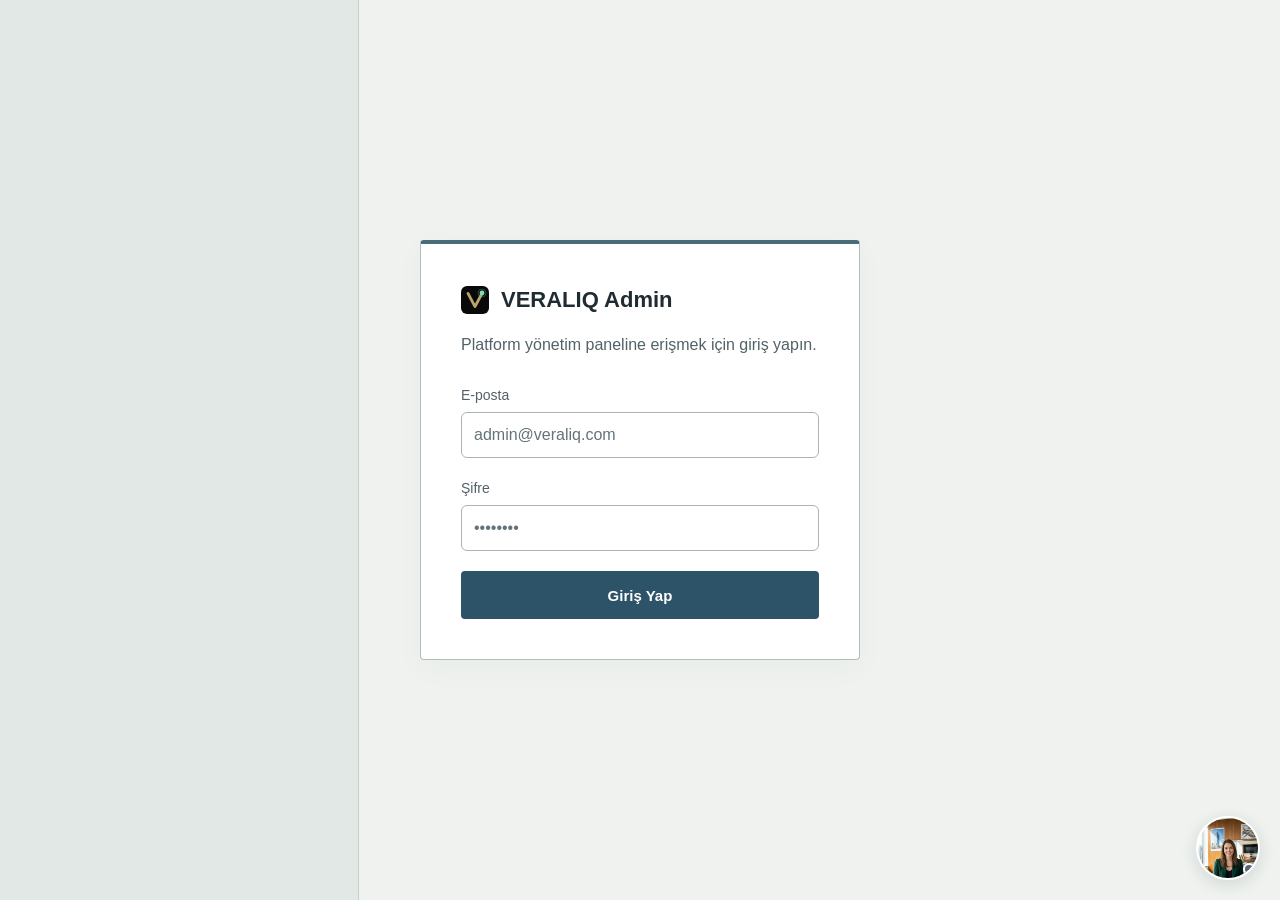
<file: admin.html>
<!DOCTYPE html>
<html lang="tr">
<head>
<meta charset="UTF-8">
<meta name="viewport" content="width=device-width, initial-scale=1.0">
<title>VERALIQ — Admin Paneli</title>
<meta name="robots" content="noindex, nofollow">
<link rel="icon" type="image/svg+xml" href="/assets/veraliq-mark.svg">
<style>
  :root{
    --ink:#080A0A; --ink-2:#101413; --panel:#171C19; --panel-2:#1C2220; --line:#252C28;
    --text:#EDE9DF; --text-dim:#8A918C; --text-dim-soft:rgba(138,145,140,0.65);
    --accent:#BFA16A; --accent-text:#D4BB87; --accent-dim:rgba(191,161,106,0.14);
    --accent-ink:#080A0A; --green:#7EE0B2; --mint:#7EE0B2; --mint-dim:rgba(126,224,178,0.13);
    --red:#D93A40; --radius:10px;
  }
  *{box-sizing:border-box;}
  body{margin:0;background:var(--ink);color:var(--text);font-family:'Inter',sans-serif;-webkit-font-smoothing:antialiased;min-height:100vh;}
  a{color:inherit;}
  h1,h2,h3{font-family:'Space Grotesk',sans-serif;}
  button{cursor:pointer;font-family:'Inter',sans-serif;font-weight:600;font-size:13.5px;border:none;border-radius:6px;padding:10px 18px;transition:transform .12s ease, box-shadow .12s ease;}
  .btn-primary{background:var(--accent);color:var(--accent-ink);}
  .btn-primary:hover{transform:translateY(-1px);box-shadow:0 6px 18px rgba(191,161,106,0.3);}
  .btn-ghost{background:transparent;color:var(--text-dim);border:1px solid var(--line);}
  .btn-ghost:hover{color:var(--text);border-color:var(--accent);}
  .btn-danger{background:transparent;color:var(--red);border:1px solid rgba(217,58,64,0.4);}
  .btn-danger:hover{background:rgba(217,58,64,0.1);}
  .btn-sm{padding:6px 12px;font-size:12.5px;}
  .err{color:var(--red);font-size:13px;margin-top:10px;}
  input, select{width:100%;padding:10px 12px;border-radius:6px;border:1px solid var(--line);background:var(--ink-2);color:var(--text);font-family:'Inter',sans-serif;font-size:14px;}
  input:focus, select:focus{outline:none;border-color:var(--accent);}
  label{display:block;font-size:12.5px;color:var(--text-dim);margin-bottom:6px;font-family:'IBM Plex Mono',monospace;}
  .field{margin-bottom:14px;}
  .row{display:grid;grid-template-columns:1fr 1fr;gap:12px;}
  @media(max-width:600px){.row{grid-template-columns:1fr;}}
  .card{background:var(--panel);border:1px solid var(--line);border-radius:var(--radius);padding:22px;margin-bottom:18px;}
  table{width:100%;border-collapse:collapse;font-size:13.5px;}
  th{text-align:left;color:var(--text-dim);font-family:'IBM Plex Mono',monospace;font-size:11px;text-transform:uppercase;letter-spacing:.03em;padding:8px 10px;border-bottom:1px solid var(--line);}
  td{padding:12px 10px;border-bottom:1px solid var(--line);vertical-align:top;}
  tr:last-child td{border-bottom:none;}
  .muted{color:var(--text-dim);}
  .mono{font-family:'IBM Plex Mono',monospace;font-size:12.5px;}
  .actions{display:flex;gap:8px;flex-wrap:wrap;}
  .empty{color:var(--text-dim);font-size:13.5px;text-align:center;padding:30px 0;}
  .toast{position:fixed;bottom:24px;left:50%;transform:translateX(-50%);background:var(--panel);border:1px solid var(--accent);color:var(--text);padding:10px 18px;border-radius:8px;font-size:13px;box-shadow:0 8px 24px rgba(0,0,0,0.4);opacity:0;pointer-events:none;transition:opacity .25s ease;z-index:1500;}
  .toast.show{opacity:1;}
  .notice{background:var(--accent-dim);border:1px solid rgba(191,161,106,0.3);border-radius:8px;padding:12px 16px;font-size:12.5px;color:var(--accent-text);margin-bottom:20px;line-height:1.6;}
  .note-gap{background:rgba(138,145,140,0.08);border:1px dashed var(--line);border-radius:8px;padding:14px 16px;font-size:12.5px;color:var(--text-dim);line-height:1.7;}
  .inline-form{border-top:1px solid var(--line);margin-top:14px;padding-top:14px;display:none;}
  .inline-form.open{display:block;}
  .pill{display:inline-block;padding:3px 10px;border-radius:999px;font-size:11px;font-family:'IBM Plex Mono',monospace;}
  .pill-green{background:rgba(126,224,178,0.14);color:#8FEAC0;}
  .pill-red{background:rgba(217,58,64,0.14);color:#ff9098;}
  .pill-gray{background:rgba(138,145,140,0.14);color:var(--text-dim);}
  .pill-gold{background:var(--accent-dim);color:var(--accent-text);}

  /* ---------------- Login screen ---------------- */
  #loginScreen{min-height:100vh;display:flex;align-items:center;justify-content:center;padding:20px;}
  .login-card{width:100%;max-width:380px;background:var(--panel);border:1px solid var(--line);border-radius:14px;padding:32px;}
  .login-logo{display:flex;align-items:center;gap:9px;font-weight:700;font-size:17px;margin-bottom:4px;}
  .login-logo img{width:24px;height:24px;}
  .login-sub{color:var(--text-dim);font-size:13px;margin:0 0 22px;}

  /* ---------------- App shell (sidebar + topbar), mirrors portal.html ---------------- */
  #app{display:none;min-height:100vh;}
  #app.show{display:flex;}
  .sidebar{
    position:fixed;top:0;left:0;bottom:0;width:236px;background:var(--panel);
    border-right:1px solid var(--line);display:flex;flex-direction:column;
    overflow-y:auto;
    padding:18px 0;z-index:200;transition:transform .25s ease;
  }
  .sidebar-brand{display:flex;align-items:center;gap:9px;padding:0 18px 18px;font-weight:700;font-size:15px;border-bottom:1px solid var(--line);margin-bottom:12px;}
  .sidebar-brand img{width:22px;height:22px;}
  .sidebar-brand span.tag{font-size:10px;font-weight:500;color:var(--accent-text);border:1px solid var(--accent-dim);background:var(--accent-dim);padding:2px 7px;border-radius:999px;margin-left:auto;}
  .nav-group{margin-bottom:6px;}
  .nav-group-label{font-family:'IBM Plex Mono',monospace;font-size:10px;text-transform:uppercase;letter-spacing:.06em;color:var(--text-dim-soft);padding:10px 18px 6px;}
  .nav-item{display:block;padding:9px 18px;font-size:13.5px;color:var(--text-dim);cursor:pointer;border-left:2px solid transparent;}
  .nav-item:hover{color:var(--text);background:rgba(255,255,255,0.02);}
  .nav-item.active{color:var(--accent-text);background:var(--accent-dim);border-left-color:var(--accent);}
  .app-main{flex:1;margin-left:236px;min-height:100vh;display:flex;flex-direction:column;}
  .topbar{position:sticky;top:0;z-index:100;background:rgba(8,10,10,0.92);backdrop-filter:blur(10px);border-bottom:1px solid var(--line);padding:14px 26px;display:flex;align-items:center;gap:14px;}
  .topbar-title{font-weight:600;font-size:14.5px;}
  .topbar-sub{font-size:11.5px;color:var(--text-dim);font-family:'IBM Plex Mono',monospace;}
  .topbar-spacer{flex:1;}
  #menuToggle{display:none;background:transparent;border:1px solid var(--line);color:var(--text);padding:6px 10px;border-radius:6px;}
  .content{padding:26px;max-width:1180px;width:100%;margin:0 auto;}
  .view-title{font-size:20px;margin:0 0 4px;}
  .view-sub{color:var(--text-dim);font-size:13px;margin:0 0 22px;}
  .view-actions{display:flex;gap:10px;margin-bottom:20px;flex-wrap:wrap;}
  .stat-grid{display:grid;grid-template-columns:repeat(4,1fr);gap:14px;margin-bottom:22px;}
  @media(max-width:900px){.stat-grid{grid-template-columns:repeat(2,1fr);}}
  .stat-card{background:var(--panel);border:1px solid var(--line);border-radius:var(--radius);padding:16px 18px;}
  .stat-card .lbl{font-family:'IBM Plex Mono',monospace;font-size:10.5px;text-transform:uppercase;letter-spacing:.04em;color:var(--text-dim);margin-bottom:8px;}
  .stat-card .val{font-size:22px;font-weight:700;font-family:'Space Grotesk',sans-serif;}
  .stat-card.accent .val{color:var(--accent-text);}
  .stat-card.mint .val{color:var(--mint);}

  @media(max-width:900px){
    .sidebar{transform:translateX(-100%);}
    .sidebar.open{transform:translateX(0);box-shadow:0 0 0 100vw rgba(0,0,0,0.4);}
    .app-main{margin-left:0;}
    #menuToggle{display:inline-flex;}
  }

  /* ==================================================================
     LIVE ADMIN AI WIDGET — "VERALIQ Admin AI"
     Bu, index.html'deki canlı görüntülü "Elif Kaya" satış ajanıyla AYNI
     window-chrome sistemidir (corner/half/fullscreen/minimize/reconnect/
     barge-in) — bkz. agent-core/widget-runtime.js. Tek fark: persona ve
     "beyin" (LLM provider) — bkz. agent-core/admin-widget.js
     (llmProvider:'adminAssistant', platform-genelinde salt-okunur veri).
     CSS aynen index.html'den PORT edildi (2026-08-27), yalnızca metin
     etiketleri ("Elif Kaya" -> "VERALIQ Admin AI") değiştirildi.
     ================================================================== */
  .agent-window{
    position:fixed;z-index:1010;width:340px;height:480px;
    background:#0B1220;border:1px solid rgba(255,255,255,0.10);
    border-radius:14px;overflow:hidden;
    box-shadow:0 20px 60px rgba(10,15,30,0.35), 0 2px 8px rgba(10,15,30,0.25),
               0 0 0 1px rgba(126,224,178,0.06), 0 0 40px -8px rgba(126,224,178,0.16);
    display:flex;flex-direction:column;
    transition:width .28s cubic-bezier(.2,.8,.2,1),height .28s cubic-bezier(.2,.8,.2,1),
               left .28s cubic-bezier(.2,.8,.2,1),right .28s cubic-bezier(.2,.8,.2,1),
               top .28s cubic-bezier(.2,.8,.2,1),bottom .28s cubic-bezier(.2,.8,.2,1),
               border-radius .28s ease,opacity .2s ease;
  }
  .agent-window[hidden]{display:none;}
  .agent-window.dragging{transition:none;}
  .agent-window[data-state="corner"][data-corner="br"]{right:20px;bottom:20px;left:auto;top:auto;}
  .agent-window[data-state="corner"][data-corner="bl"]{left:20px;bottom:20px;right:auto;top:auto;}
  .agent-window[data-state="corner"][data-corner="tr"]{right:20px;top:88px;left:auto;bottom:auto;}
  .agent-window[data-state="corner"][data-corner="tl"]{left:20px;top:88px;right:auto;bottom:auto;}
  @media(max-width:480px){.agent-window[data-state="corner"]{width:calc(100vw - 24px);height:440px;left:12px !important;right:12px !important;}}
  .agent-window[data-state="half"]{top:0;right:0;left:auto;bottom:auto;width:46vw;height:100vh;height:100dvh;border-radius:0;}
  @media(max-width:760px){.agent-window[data-state="half"]{width:100vw;}}
  .agent-window[data-state="fullscreen"]{top:0;right:0;left:0;bottom:0;width:100vw;height:100vh;height:100dvh;border-radius:0;z-index:1600;}
  .agent-header{display:flex;align-items:center;justify-content:space-between;padding:12px 14px;background:rgba(255,255,255,0.04);border-bottom:1px solid rgba(255,255,255,0.08);cursor:grab;user-select:none;flex-shrink:0;}
  .agent-header.grabbing{cursor:grabbing;}
  .agent-header-id{display:flex;align-items:center;gap:8px;min-width:0;overflow:hidden;}
  .agent-dot{width:8px;height:8px;border-radius:50%;background:#5B6479;flex-shrink:0;}
  .agent-dot.live{background:var(--green);box-shadow:0 0 0 3px rgba(31,157,99,0.25);}
  .agent-name{font-family:'Space Grotesk',sans-serif;font-weight:600;font-size:14px;color:#fff;white-space:nowrap;flex-shrink:1;overflow:hidden;text-overflow:ellipsis;min-width:0;}
  .agent-role{font-size:10.5px;color:#8B93A7;white-space:nowrap;overflow:hidden;text-overflow:ellipsis;min-width:0;flex-shrink:1;}
  .agent-controls{display:flex;gap:4px;flex-shrink:0;}
  .agent-btn{width:26px;height:26px;border-radius:6px;border:none;background:transparent;color:#C6CCDB;font-size:13px;line-height:1;display:flex;align-items:center;justify-content:center;cursor:pointer;transition:background .15s;}
  .agent-btn:hover{background:rgba(255,255,255,0.10);color:#fff;}
  .agent-btn-close:hover{background:rgba(217,58,64,0.25);color:#ff9098;}
  .agent-stage{position:relative;flex:1;min-height:0;background:#050810;}
  .agent-video{position:relative;z-index:1;width:100%;height:100%;object-fit:cover;display:block;background:transparent;}
  /* GEÇİCİ avatar görseli — bkz. index.html'deki aynı not (2026-09-06). */
  .agent-avatar-static{position:absolute;inset:0;z-index:0;width:100%;height:100%;object-fit:cover;object-position:center 22%;}
  .agent-loading{position:absolute;inset:0;display:flex;flex-direction:column;align-items:center;justify-content:center;gap:14px;background:#0B1220;transition:opacity .3s ease;}
  .agent-loading.hide{opacity:0;pointer-events:none;}
  .agent-spinner{width:34px;height:34px;border-radius:50%;border:3px solid rgba(255,255,255,0.15);border-top-color:var(--accent);animation:agent-spin 0.85s linear infinite;}
  @keyframes agent-spin{to{transform:rotate(360deg);}}
  .agent-loading-text{font-size:12.5px;color:#9AA3B8;font-family:'IBM Plex Mono',monospace;}
  .agent-mic-blocked{position:absolute;left:12px;right:12px;bottom:12px;background:rgba(217,58,64,0.14);border:1px solid rgba(217,58,64,0.35);border-radius:8px;padding:10px 12px;}
  .agent-mic-blocked p{margin:0;font-size:11.5px;line-height:1.5;color:#ffd7d9;}
  .agent-indicator{position:absolute;left:14px;bottom:14px;display:flex;gap:3px;align-items:flex-end;height:16px;}
  .agent-indicator span{width:3px;background:var(--green);border-radius:2px;animation:agent-bounce 0.9s ease-in-out infinite;}
  .agent-indicator span:nth-child(1){height:6px;animation-delay:0s;}
  .agent-indicator span:nth-child(2){height:14px;animation-delay:.15s;}
  .agent-indicator span:nth-child(3){height:9px;animation-delay:.3s;}
  @keyframes agent-bounce{0%,100%{transform:scaleY(0.4);}50%{transform:scaleY(1);}}
  .agent-join-gate{position:absolute;inset:0;z-index:3;display:flex;flex-direction:column;align-items:center;justify-content:flex-end;gap:0;padding:0 16px 22px;background:linear-gradient(180deg,rgba(5,8,16,0) 0%,rgba(5,8,16,0.55) 65%,rgba(5,8,16,0.85) 100%);transition:opacity .25s ease;}
  .agent-join-gate[hidden]{display:none;}
  .agent-join-btn{display:flex;align-items:center;gap:9px;padding:13px 22px;border-radius:999px;border:none;cursor:pointer;background:var(--accent);color:var(--accent-ink);font-family:'Inter',sans-serif;font-weight:600;font-size:14.5px;box-shadow:0 8px 24px rgba(191,161,106,0.35);transition:transform .15s ease,box-shadow .15s ease;}
  .agent-join-btn:hover{transform:translateY(-1px);box-shadow:0 10px 28px rgba(191,161,106,0.45);}
  .agent-join-btn:active{transform:translateY(0);}
  .agent-join-btn .dot{width:8px;height:8px;border-radius:50%;background:var(--accent-ink);animation:agent-join-pulse 1.4s ease-in-out infinite;}
  @keyframes agent-join-pulse{0%,100%{opacity:1;}50%{opacity:.35;}}
  .agent-join-hint{margin-top:10px;font-size:11.5px;color:rgba(237,233,223,0.75);font-family:'IBM Plex Mono',monospace;text-align:center;}
  .agent-bubble{position:fixed;z-index:1010;width:64px;height:64px;border-radius:50%;border:2px solid rgba(255,255,255,0.7);padding:0;overflow:hidden;cursor:pointer;box-shadow:0 8px 24px rgba(10,15,30,0.3);background:#0B1220;}
  .agent-bubble[hidden]{display:none;}
  .agent-bubble[data-corner="br"]{right:20px;bottom:20px;}
  .agent-bubble[data-corner="bl"]{left:20px;bottom:20px;}
  .agent-bubble[data-corner="tr"]{right:20px;top:88px;}
  .agent-bubble[data-corner="tl"]{left:20px;top:88px;}
  .agent-bubble-video{position:relative;z-index:1;width:100%;height:100%;object-fit:cover;}
  .agent-bubble-avatar-static{position:absolute;inset:0;z-index:0;width:100%;height:100%;object-fit:cover;object-position:center 22%;}
  .agent-bubble-dot{position:absolute;right:3px;bottom:3px;width:12px;height:12px;border-radius:50%;background:#5B6479;border:2px solid #0B1220;}
  .agent-bubble-dot.live{background:var(--green);}
  .agent-reopen{position:fixed;right:20px;bottom:20px;z-index:1010;padding:12px 18px;border-radius:999px;border:1px solid var(--line);background:var(--panel);color:var(--text);font-size:13px;font-weight:500;font-family:'Inter',sans-serif;cursor:pointer;box-shadow:0 8px 24px rgba(10,15,30,0.14);display:flex;align-items:center;gap:8px;}
  .agent-reopen[hidden]{display:none;}
  .agent-reopen::before{content:'';width:8px;height:8px;border-radius:50%;background:var(--accent);}

</style>
<link rel="stylesheet" href="/assets/enterprise-light.css?v=3">
</head>
<body>

<div id="loginScreen">
  <div class="login-card">
    <div class="login-logo"><img src="/assets/veraliq-mark.svg" alt="VERALIQ">VERALIQ Admin</div>
    <p class="login-sub">Platform yönetim paneline erişmek için giriş yapın.</p>
    <div class="field">
      <label for="adminEmail">E-posta</label>
      <input type="email" id="adminEmail" placeholder="admin@veraliq.com" autocomplete="username">
    </div>
    <div class="field">
      <label for="adminPass">Şifre</label>
      <input type="password" id="adminPass" placeholder="••••••••" autocomplete="current-password">
    </div>
    <button class="btn-primary" id="loginBtn" style="width:100%;">Giriş Yap</button>
    <div class="err" id="loginErr" style="display:none;">Şifre hatalı.</div>
  </div>
</div>

<div id="app">
  <nav class="sidebar" id="sidebar"></nav>
  <div class="app-main">
    <div class="topbar">
      <button id="menuToggle" aria-label="Menü">☰</button>
      <div>
        <div class="topbar-title">VERALIQ Admin Paneli</div>
        <div class="topbar-sub" id="topbarSub">platform yönetimi</div>
      </div>
      <div class="topbar-spacer"></div>
      <button class="btn-ghost btn-sm" id="logoutBtn">Çıkış Yap</button>
    </div>
    <div class="content" id="content"></div>
  </div>
</div>

<div class="toast" id="toast"></div>

<!-- ============================================================
     Canlı AI Agent "VERALIQ Admin AI" — bkz. index.html'deki "Elif
     Kaya" ile AYNI mimari (agent-core/widget-runtime.js), farklı
     persona + farklı beyin (agent-core/admin-widget.js).
     ============================================================ -->
<div id="agentWindow" class="agent-window" data-state="corner" data-corner="br" hidden>
  <div class="agent-header" id="agentHeader">
    <div class="agent-header-id">
      <span class="agent-dot" id="agentStatusDot"></span>
      <span class="agent-name">VERALIQ Admin AI</span>
    </div>
    <div class="agent-controls">
      <button type="button" class="agent-btn" id="agentHalfBtn" title="Yarım ekran" aria-label="Yarım ekran">▣</button>
      <button type="button" class="agent-btn" id="agentFullBtn" title="Tam ekran" aria-label="Tam ekran">⛶</button>
      <button type="button" class="agent-btn" id="agentMinBtn" title="Küçült" aria-label="Küçült">–</button>
      <button type="button" class="agent-btn agent-btn-close" id="agentCloseBtn" title="Kapat" aria-label="Kapat">✕</button>
    </div>
  </div>
  <div class="agent-stage" id="agentStage">
    <video id="agentVideo" class="agent-video" autoplay playsinline></video>
    <img class="agent-avatar-static" src="assets/elif-kaya-temp.jpg" alt="" aria-hidden="true">
    <div class="agent-loading" id="agentLoading">
      <div class="agent-spinner"></div>
      <div class="agent-loading-text" id="agentLoadingText">Asistan hazırlanıyor…</div>
    </div>
    <div class="agent-mic-blocked" id="agentMicBlocked" hidden>
      <p>Mikrofon izni verilmedi. Asistan sizi duyamıyor — tarayıcı ayarlarından mikrofon iznini açıp sayfayı yenileyin.</p>
    </div>
    <div class="agent-indicator" id="agentIndicator" hidden><span></span><span></span><span></span></div>
    <div class="agent-join-gate" id="agentStartGate">
      <button type="button" class="agent-join-btn" id="agentStartBtn"><span class="dot"></span>Görüşmeyi Başlat</button>
      <div class="agent-join-hint">Asistanla sohbete başlamak için tıklayın</div>
    </div>
    <div class="agent-join-gate" id="agentJoinGate" hidden>
      <button type="button" class="agent-join-btn" id="agentJoinBtn"><span class="dot"></span>Görüşmeye Katıl</button>
      <div class="agent-join-hint">Mikrofonunuzu kullanmak için tıklayın</div>
    </div>
  </div>
</div>
<button type="button" class="agent-bubble" id="agentBubble" data-corner="br" hidden aria-label="VERALIQ Admin AI'yı genişlet">
  <video id="agentBubbleVideo" class="agent-bubble-video" autoplay playsinline muted></video>
  <img class="agent-bubble-avatar-static" src="assets/elif-kaya-temp.jpg" alt="" aria-hidden="true">
  <span class="agent-bubble-dot" id="agentBubbleDot"></span>
</button>
<button type="button" class="agent-reopen" id="agentReopenBtn" hidden>Asistanı Aç</button>

<script>
(function(){
  "use strict";
  var API_BASE = 'https://veraliq-portal-api.veraliq-com.workers.dev';
  var TOKEN_KEY = 'veraliq_admin_jwt';

  function getToken(){ return sessionStorage.getItem(TOKEN_KEY); }
  function setToken(t){ sessionStorage.setItem(TOKEN_KEY, t); }
  function clearToken(){ sessionStorage.removeItem(TOKEN_KEY); }

  async function api(path, opts){
    opts = opts || {};
    var headers = { 'Content-Type': 'application/json' };
    var token = getToken();
    if (token) headers['Authorization'] = 'Bearer ' + token;
    var resp = await fetch(API_BASE + path, {
      method: opts.method || 'GET',
      headers: headers,
      body: opts.body ? JSON.stringify(opts.body) : undefined,
    });
    var data = null;
    try { data = await resp.json(); } catch(e){}
    if (!resp.ok) {
      var err = new Error((data && data.error) || ('http_' + resp.status));
      err.status = resp.status;
      err.data = data;
      throw err;
    }
    return data;
  }

  function esc(s){
    return String(s == null ? '' : s).replace(/[&<>"']/g, function(c){
      return { '&':'&amp;','<':'&lt;','>':'&gt;','"':'&quot;',"'":'&#39;' }[c];
    });
  }
  function money(n){ return Number(n||0).toLocaleString('tr-TR') + ' TL'; }
  function fmtDate(s){ if(!s) return '-'; try { return new Date(s.replace(' ','T')+'Z').toLocaleDateString('tr-TR'); } catch(e){ return s; } }

  var ERROR_MESSAGES = {
    invalid_credentials: 'E-posta veya şifre hatalı.',
    slug_taken: 'Bu şirket kısaltması (slug) zaten kullanılıyor.',
    email_taken: 'Bu e-posta zaten başka bir şirkette kayıtlı.',
    missing_fields: 'Lütfen tüm alanları doldurun.',
    unauthorized: 'Oturumunuz sona ermiş, tekrar giriş yapın.',
    no_fields: 'Değiştirilecek bir alan seçmediniz.',
  };
  function errMsg(err){
    return ERROR_MESSAGES[err && err.message] || 'Bir hata oluştu: ' + ((err && err.message) || 'bilinmeyen');
  }

  var toastEl = document.getElementById('toast');
  function toast(msg){
    toastEl.textContent = msg;
    toastEl.classList.add('show');
    setTimeout(function(){ toastEl.classList.remove('show'); }, 2400);
  }

  function slugify(s){
    var map = {'ç':'c','ğ':'g','ı':'i','ö':'o','ş':'s','ü':'u','Ç':'c','Ğ':'g','İ':'i','Ö':'o','Ş':'s','Ü':'u'};
    return String(s).replace(/[çğıöşüÇĞİÖŞÜ]/g, function(c){ return map[c] || c; })
      .toLowerCase().trim().replace(/[^a-z0-9]+/g, '-').replace(/^-+|-+$/g, '');
  }

  // ---------------- NAV / ROUTER ----------------
  // Faz 8 (bilgi mimarisi): VERALIQ'in KENDİ işini yöneten bir yapıya göre
  // gruplandı — sağlayıcı/servis sağlığı bir arada. CRM/ERP/Entegrasyonlar
  // ("Yol Haritası" grubu) kaldırıldı: kurucu için hiçbir işlevi yoktu,
  // yalnızca "bu henüz yok" diyen bilgilendirme notlarıydı (bkz. git geçmişi
  // — gapView() fonksiyonu ve renderCrm/renderErp/renderIntegrations).
  var NAV = [
    { group: 'Genel Bakış', items: [ {id:'dashboard', label:'Panel'}, {id:'demo-requests', label:'Demo Talepleri'} ] },
    { group: 'Şirketler ve Onboarding', items: [ {id:'companies', label:'Şirketler'}, {id:'projects', label:'Projeler'} ] },
    { group: 'Kullanıcılar ve Erişim', items: [ {id:'users', label:'Kullanıcılar'} ] },
    { group: 'Hizmet ve Provider Sağlığı', items: [ {id:'agents', label:'Agent Performansı'}, {id:'ai-providers', label:'AI Sağlayıcıları'}, {id:'avatar-providers', label:'Avatar Sağlayıcıları'}, {id:'voice-providers', label:'Ses Sağlayıcıları'}, {id:'health', label:'Sistem Sağlığı'} ] },
    { group: 'Paket ve Yetkilendirme', items: [ {id:'subscriptions', label:'Abonelikler'} ] },
    { group: 'Audit ve Güvenlik', items: [ {id:'security', label:'Güvenlik'}, {id:'audit', label:'Denetim Kaydı'} ] },
  ];
  var VIEW_TITLES = {};
  NAV.forEach(function(g){ g.items.forEach(function(it){ VIEW_TITLES[it.id] = it.label; }); });

  var sidebarEl = document.getElementById('sidebar');
  function renderSidebar(active){
    var html = '<div class="sidebar-brand"><img src="/assets/veraliq-mark.svg" alt="VERALIQ"><span>VERALIQ</span><span class="tag">ADMIN</span></div>';
    NAV.forEach(function(g){
      html += '<div class="nav-group"><div class="nav-group-label">'+esc(g.group)+'</div>';
      g.items.forEach(function(it){
        html += '<div class="nav-item'+(it.id===active?' active':'')+'" data-view="'+it.id+'">'+esc(it.label)+'</div>';
      });
      html += '</div>';
    });
    sidebarEl.innerHTML = html;
    sidebarEl.querySelectorAll('[data-view]').forEach(function(el){
      el.addEventListener('click', function(){
        navigate(el.getAttribute('data-view'));
        sidebarEl.classList.remove('open');
      });
    });
  }

  var contentEl = document.getElementById('content');
  var currentView = 'dashboard';
  function viewHead(title, sub, actionsHtml){
    return '<h1 class="view-title">'+esc(title)+'</h1><p class="view-sub">'+esc(sub||'')+'</p>'+(actionsHtml ? '<div class="view-actions">'+actionsHtml+'</div>' : '');
  }
  function statCard(label, value, cls){
    return '<div class="stat-card'+(cls?' '+cls:'')+'"><div class="lbl">'+esc(label)+'</div><div class="val">'+esc(value)+'</div></div>';
  }

  var RENDERERS = {
    dashboard: renderDashboard, 'demo-requests': renderDemoRequests,
    companies: renderCompanies, users: renderUsers, projects: renderProjects, subscriptions: renderSubscriptions,
    agents: renderAgents, 'ai-providers': renderAiProviders, 'avatar-providers': renderAvatarProviders, 'voice-providers': renderVoiceProviders,
    security: renderSecurity, audit: renderAudit, health: renderHealth,
  };
  function navigate(view){
    currentView = view;
    document.getElementById('topbarSub').textContent = VIEW_TITLES[view] || view;
    renderSidebar(view);
    contentEl.innerHTML = '<div class="empty">Yükleniyor…</div>';
    var fn = RENDERERS[view];
    if (fn) fn(contentEl); else contentEl.innerHTML = '<div class="empty">Bu ekran bulunamadı.</div>';
  }

  // ---------------- DASHBOARD (madde 45 "Usage") ----------------
  async function renderDashboard(el){
    var stats;
    try { stats = await api('/api/admin/stats'); }
    catch(e){ el.innerHTML = viewHead('Panel','Platform genel bakış') + '<div class="empty">'+esc(errMsg(e))+'</div>'; return; }
    var plansHtml = (stats.plans||[]).map(function(p){ return '<span class="pill pill-gold" style="margin-right:6px;">'+esc(p.plan)+': '+p.n+'</span>'; }).join('') || '<span class="muted">Kayıtlı şirket yok</span>';
    el.innerHTML =
      viewHead('Panel', 'Platform genelinde gerçek zamanlı özet — tüm şirketler.') +
      '<div class="stat-grid">' +
        statCard('Toplam Şirket', stats.total_companies, 'accent') +
        statCard('Aktif Şirket', stats.active_companies) +
        statCard('Toplam Kullanıcı', stats.total_users) +
        statCard('Toplam Proje', stats.total_projects) +
        statCard('Toplam Birim', stats.total_units) +
        statCard('Satılan Birim', stats.total_sold, 'mint') +
        statCard('Toplam Gayrimenkul Cirosu', money(stats.total_revenue), 'mint') +
        statCard('Bekleyen Onay', stats.pending_approvals) +
      '</div>' +
      '<div class="card"><h3 style="margin-top:0;">AI Ajan vs İnsan Temsilci — Sunum Dağılımı</h3>' +
        '<p class="muted" style="font-size:13px;">Şu ana kadar <b style="color:var(--mint);">'+stats.ai_agent_presentations+'</b> sunum yapay zekâ ajanı, <b style="color:var(--accent-text);">'+stats.human_agent_presentations+'</b> sunum insan temsilci tarafından yapıldı (unit.presentation_lock audit kayıtlarından).</p>' +
      '</div>' +
      '<div class="card"><h3 style="margin-top:0;">Plan Dağılımı</h3><div>'+plansHtml+'</div></div>';
  }

  // ---------------- ŞİRKETLER (companies) ----------------
  async function renderCompanies(el){
    el.innerHTML =
      viewHead('Şirketler', 'Sisteme kayıtlı şirketleri, giriş bilgilerini ve projelerini buradan yönetin.') +
      '<div class="notice">Bu panel gerçek bir backend\'e (Cloudflare D1 + Worker API) bağlıdır — parolalar hash\'lenerek saklanır, düz metin olarak asla tutulmaz.</div>' +
      '<div class="card"><h3 style="margin-top:0;font-size:15px;">Yeni Şirket Ekle</h3>' +
        '<div class="row"><div class="field"><label for="cName">Şirket Adı</label><input type="text" id="cName" placeholder="Örn. ABC İnşaat"></div>' +
        '<div class="field"><label for="cUser">Kullanıcı Adı (e-posta)</label><input type="text" id="cUser" placeholder="Örn. abcinsaat@veraliq.com"></div></div>' +
        '<div class="row"><div class="field"><label for="cPass">Şifre</label><input type="text" id="cPass" placeholder="Örn. Abc12345!"></div>' +
        '<div class="field" style="display:flex;align-items:flex-end;"><button class="btn-primary" id="addCompanyBtn" style="width:100%;">Şirket Ekle</button></div></div>' +
        '<div class="err" id="companyErr" style="display:none;"></div></div>' +
      '<div class="card"><h3 style="margin-top:0;font-size:15px;">Kayıtlı Şirketler</h3><div id="companyTableWrap"></div></div>';

    document.getElementById('addCompanyBtn').addEventListener('click', async function(){
      var name = document.getElementById('cName').value.trim();
      var user = document.getElementById('cUser').value.trim();
      var pass = document.getElementById('cPass').value.trim();
      var errEl = document.getElementById('companyErr');
      if (!name || !user || !pass) { errEl.textContent = 'Lütfen tüm alanları doldurun.'; errEl.style.display='block'; return; }
      try {
        await api('/api/companies', { method:'POST', body:{ name:name, slug:slugify(name)||user, owner_email:user, owner_password:pass } });
        errEl.style.display = 'none';
        toast('Şirket eklendi: ' + name);
        renderCompanyTable();
      } catch(e) { errEl.textContent = errMsg(e); errEl.style.display='block'; }
    });
    renderCompanyTable();
  }

  async function renderCompanyTable(){
    var wrap = document.getElementById('companyTableWrap');
    if (!wrap) return;
    wrap.innerHTML = '<div class="empty">Yükleniyor…</div>';
    var list;
    try { list = await api('/api/companies'); }
    catch(e){ wrap.innerHTML = '<div class="empty">'+esc(errMsg(e))+'</div>'; return; }
    var companies = list.companies || [];
    if (!companies.length) { wrap.innerHTML = '<div class="empty">Henüz kayıtlı şirket yok. Yukarıdan ekleyin.</div>'; return; }
    var details = await Promise.all(companies.map(function(c){ return api('/api/companies/'+c.id).catch(function(){ return { company:c, projects:[] }; }); }));
    var html = '<table><thead><tr><th>Şirket</th><th>Plan / Durum</th><th>Projeler</th><th>İşlem</th></tr></thead><tbody>';
    details.forEach(function(d){
      var c = d.company;
      var projHtml = '<ul style="margin:0;padding-left:0;list-style:none;">' + ((d.projects && d.projects.length) ? d.projects.map(function(p){ return '<li style="padding:4px 0;font-size:12.5px;color:var(--text-dim);"><b style="color:var(--text);">'+esc(p.name)+'</b> — '+esc(p.status||'-')+'</li>'; }).join('') : '<li style="color:var(--text-dim);font-size:12.5px;">Henüz proje yok</li>') + '</ul>';
      html += '<tr><td><b>'+esc(c.name)+'</b><div class="muted mono" style="margin-top:4px;">'+fmtDate(c.created_at)+'</div></td>' +
        '<td><span class="pill pill-gold">'+esc(c.plan)+'</span> <span class="pill '+(c.status==='active'?'pill-green':'pill-red')+'">'+esc(c.status)+'</span></td>' +
        '<td>'+projHtml+'</td>' +
        '<td><div class="actions">' +
          '<button class="btn-ghost btn-sm" data-add-proj="'+c.id+'">Proje Ekle</button>' +
          '<a class="btn-ghost btn-sm" href="/portal.html" target="_blank" style="text-decoration:none;display:inline-block;">Portala Git</a>' +
          '<button class="btn-danger btn-sm" data-del="'+c.id+'">Sil</button>' +
        '</div>' +
        '<div class="inline-form" id="inline-'+c.id+'">' +
          '<div class="field"><label>Proje Adı</label><input type="text" data-f="name" placeholder="Örn. Vadi Konutları 2"></div>' +
          '<div class="field"><label>Konum</label><input type="text" data-f="location" placeholder="Örn. İstanbul / Ataşehir"></div>' +
          '<div class="row"><div class="field"><label>Durum</label><select data-f="status"><option value="planning">Planlama</option><option value="construction">İnşaat</option><option value="selling" selected>Satışta</option><option value="completed">Tamamlandı</option></select></div>' +
          '<div class="field" style="display:flex;align-items:flex-end;"><button class="btn-primary btn-sm" data-save-proj="'+c.id+'" style="width:100%;">Kaydet</button></div></div>' +
        '</div></td></tr>';
    });
    html += '</tbody></table>';
    wrap.innerHTML = html;
    wrap.querySelectorAll('[data-add-proj]').forEach(function(btn){
      btn.addEventListener('click', function(){ document.getElementById('inline-'+btn.getAttribute('data-add-proj')).classList.toggle('open'); });
    });
    wrap.querySelectorAll('[data-save-proj]').forEach(function(btn){
      btn.addEventListener('click', async function(){
        var cid = btn.getAttribute('data-save-proj');
        var formEl = document.getElementById('inline-'+cid);
        var name = formEl.querySelector('[data-f="name"]').value.trim();
        var location = formEl.querySelector('[data-f="location"]').value.trim();
        var status = formEl.querySelector('[data-f="status"]').value;
        if (!name) { toast('Proje adı gerekli.'); return; }
        try { await api('/api/projects', { method:'POST', body:{ company_id:cid, name:name, location:location, status:status } }); toast('Proje eklendi.'); renderCompanyTable(); }
        catch(e){ toast(errMsg(e)); }
      });
    });
    wrap.querySelectorAll('[data-del]').forEach(function(btn){
      btn.addEventListener('click', async function(){
        var id = btn.getAttribute('data-del');
        if (!confirm('Bu şirketi ve tüm projelerini silmek istediğinize emin misiniz?')) return;
        try { await api('/api/companies/'+id, { method:'DELETE' }); toast('Şirket silindi.'); renderCompanyTable(); }
        catch(e){ toast(errMsg(e)); }
      });
    });
  }

  // ---------------- DEMO TALEPLERİ (Faz 4 — gerçek demo talebi akışı) ----------------
  var DEMO_STATUS_LABELS = { new:'Yeni', contacted:'Arandı', scheduled:'Demo Planlandı', won:'Kazanıldı', lost:'Kaybedildi' };
  var DEMO_STATUS_PILL = { new:'pill-gold', contacted:'pill-gold', scheduled:'pill-gold', won:'pill-green', lost:'pill-red' };
  async function renderDemoRequests(el){
    el.innerHTML = viewHead('Demo Talepleri', 'veraliq.com üzerinden gelen gerçek demo talepleri — index.html\'deki form artık doğrudan buraya kaydeder.') +
      '<div id="demoReqWrap" class="card"><div class="empty">Yükleniyor…</div></div>';
    renderDemoRequestsTable();
  }
  async function renderDemoRequestsTable(){
    var wrap = document.getElementById('demoReqWrap');
    if (!wrap) return;
    wrap.innerHTML = '<div class="empty">Yükleniyor…</div>';
    var list;
    try { list = await api('/api/admin/demo-requests'); }
    catch(e){ wrap.innerHTML = '<div class="empty">'+esc(errMsg(e))+'</div>'; return; }
    var rows = list.demo_requests || [];
    if (!rows.length) { wrap.innerHTML = '<div class="empty">Henüz demo talebi yok.</div>'; return; }
    var html = '<table><thead><tr><th>Talep Eden</th><th>İletişim</th><th>Tür / Hacim</th><th>Durum</th><th>Not</th><th>Tarih</th></tr></thead><tbody>';
    rows.forEach(function(r){
      var statusOptions = Object.keys(DEMO_STATUS_LABELS).map(function(s){
        return '<option value="'+s+'"'+(s===r.status?' selected':'')+'>'+esc(DEMO_STATUS_LABELS[s]||s)+'</option>';
      }).join('');
      html += '<tr>' +
        '<td><b>'+esc(r.name)+'</b><div class="muted" style="margin-top:2px;">'+esc(r.company)+'</div></td>' +
        '<td><div class="mono" style="font-size:12.5px;">'+esc(r.email)+'</div><div class="mono" style="font-size:12.5px;color:var(--text-dim);">'+esc(r.phone)+'</div></td>' +
        '<td>'+esc(r.company_type||'-')+'<div class="muted" style="margin-top:2px;">'+esc(r.volume||'-')+'</div></td>' +
        '<td><span class="pill '+(DEMO_STATUS_PILL[r.status]||'pill-gold')+'" style="margin-bottom:6px;display:inline-block;">'+esc(DEMO_STATUS_LABELS[r.status]||r.status)+'</span>' +
          '<select data-status="'+r.id+'" style="display:block;margin-top:4px;">'+statusOptions+'</select></td>' +
        '<td style="min-width:200px;"><textarea data-notes="'+r.id+'" rows="2" style="width:100%;background:var(--panel);border:1px solid var(--line);color:var(--text);border-radius:6px;padding:6px 8px;font-size:12.5px;">'+esc(r.notes||'')+'</textarea>' +
          '<button class="btn-ghost btn-sm" data-save-notes="'+r.id+'" style="margin-top:4px;">Kaydet</button></td>' +
        '<td class="muted mono" style="font-size:12px;">'+fmtDate(r.created_at)+(r.notified_at?'':'<div style="margin-top:4px;color:var(--text-dim);">Bildirim gönderilmedi</div>')+'</td>' +
      '</tr>';
    });
    html += '</tbody></table>';
    wrap.innerHTML = html;
    wrap.querySelectorAll('[data-status]').forEach(function(sel){
      sel.addEventListener('change', async function(){
        try { await api('/api/admin/demo-requests/'+sel.getAttribute('data-status'), { method:'PATCH', body:{ status: sel.value } }); toast('Durum güncellendi.'); renderDemoRequestsTable(); }
        catch(e){ toast(errMsg(e)); }
      });
    });
    wrap.querySelectorAll('[data-save-notes]').forEach(function(btn){
      btn.addEventListener('click', async function(){
        var id = btn.getAttribute('data-save-notes');
        var notes = wrap.querySelector('[data-notes="'+id+'"]').value;
        try { await api('/api/admin/demo-requests/'+id, { method:'PATCH', body:{ notes: notes } }); toast('Not kaydedildi.'); }
        catch(e){ toast(errMsg(e)); }
      });
    });
  }

  // ---------------- KULLANICILAR (madde 45 "Users") ----------------
  async function renderUsers(el){
    el.innerHTML = viewHead('Kullanıcılar', 'Platformdaki tüm kullanıcılar (VERALIQ admin + tüm şirketlerin ekipleri).') + '<div id="usersWrap" class="card"><div class="empty">Yükleniyor…</div></div>';
    var wrap = document.getElementById('usersWrap');
    try {
      var data = await api('/api/admin/users');
      if (!data.users.length) { wrap.innerHTML = '<div class="empty">Henüz kullanıcı yok.</div>'; return; }
      var html = '<table><thead><tr><th>Ad</th><th>E-posta</th><th>Rol</th><th>Şirket</th><th>Kayıt</th></tr></thead><tbody>';
      data.users.forEach(function(u){
        html += '<tr><td>'+esc(u.name||'-')+'</td><td class="mono">'+esc(u.email)+'</td>' +
          '<td><span class="pill '+(u.role==='veraliq_admin'?'pill-gold':(u.role==='company_owner'?'pill-green':'pill-gray'))+'">'+esc(u.role)+'</span></td>' +
          '<td>'+esc(u.company_name||'—')+'</td><td class="muted">'+fmtDate(u.created_at)+'</td></tr>';
      });
      html += '</tbody></table>';
      wrap.innerHTML = html;
    } catch(e) { wrap.innerHTML = '<div class="empty">'+esc(errMsg(e))+'</div>'; }
  }

  // ---------------- PROJELER (madde 45 "Projects") ----------------
  async function renderProjects(el){
    el.innerHTML = viewHead('Projeler', 'Platformdaki tüm şirketlerin tüm inşaat/gayrimenkul projeleri.') + '<div id="projectsWrap" class="card"><div class="empty">Yükleniyor…</div></div>';
    var wrap = document.getElementById('projectsWrap');
    try {
      var data = await api('/api/admin/projects');
      if (!data.projects.length) { wrap.innerHTML = '<div class="empty">Henüz proje yok.</div>'; return; }
      var html = '<table><thead><tr><th>Proje</th><th>Şirket</th><th>Konum</th><th>Durum</th><th>Teslim</th></tr></thead><tbody>';
      data.projects.forEach(function(p){
        html += '<tr><td><b>'+esc(p.name)+'</b></td><td>'+esc(p.company_name)+'</td><td class="muted">'+esc(p.location||'-')+'</td>' +
          '<td><span class="pill pill-gold">'+esc(p.status)+'</span></td><td class="muted">'+(p.delivery_date?esc(p.delivery_date):'-')+'</td></tr>';
      });
      html += '</tbody></table>';
      wrap.innerHTML = html;
    } catch(e) { wrap.innerHTML = '<div class="empty">'+esc(errMsg(e))+'</div>'; }
  }

  // ---------------- ABONELİKLER (madde 45 "Subscriptions") ----------------
  async function renderSubscriptions(el){
    el.innerHTML = viewHead('Abonelikler', 'Şirketlerin plan (trial/starter/pro/enterprise) ve durumlarını (aktif/askıya alınmış) buradan değiştirin.') + '<div id="subsWrap" class="card"><div class="empty">Yükleniyor…</div></div>';
    var wrap = document.getElementById('subsWrap');
    var list;
    try { list = await api('/api/companies'); } catch(e){ wrap.innerHTML = '<div class="empty">'+esc(errMsg(e))+'</div>'; return; }
    if (!list.companies.length) { wrap.innerHTML = '<div class="empty">Henüz şirket yok.</div>'; return; }
    var html = '<table><thead><tr><th>Şirket</th><th>Plan</th><th>Durum</th><th>Filigran Kaldır</th><th></th></tr></thead><tbody>';
    list.companies.forEach(function(c){
      html += '<tr data-row="'+c.id+'"><td><b>'+esc(c.name)+'</b></td>' +
        '<td><select data-f="plan"><option value="trial"'+(c.plan==='trial'?' selected':'')+'>Trial</option><option value="starter"'+(c.plan==='starter'?' selected':'')+'>Starter</option><option value="pro"'+(c.plan==='pro'?' selected':'')+'>Pro</option><option value="enterprise"'+(c.plan==='enterprise'?' selected':'')+'>Enterprise</option></select></td>' +
        '<td><select data-f="status"><option value="active"'+(c.status==='active'?' selected':'')+'>Aktif</option><option value="suspended"'+(c.status==='suspended'?' selected':'')+'>Askıya Alınmış</option></select></td>' +
        '<td><select data-f="remove_branding"><option value="0"'+(!c.remove_branding?' selected':'')+'>Hayır</option><option value="1"'+(c.remove_branding?' selected':'')+'>Evet</option></select></td>' +
        '<td><button class="btn-primary btn-sm" data-save="'+c.id+'">Kaydet</button></td></tr>';
    });
    html += '</tbody></table>';
    html += '<div class="note-gap" style="margin-top:12px;">Bu ekran yalnızca plan/durum ETİKETİNİ değiştirir — ayrı bir faturalama, tahsilat veya başarı primi muhasebe motoru YOKTUR. Buradaki değişiklik hiçbir ödeme/fatura kaydı oluşturmaz.</div>';
    wrap.innerHTML = html;
    wrap.querySelectorAll('[data-save]').forEach(function(btn){
      btn.addEventListener('click', async function(){
        var id = btn.getAttribute('data-save');
        var row = wrap.querySelector('[data-row="'+id+'"]');
        var plan = row.querySelector('[data-f="plan"]').value;
        var status = row.querySelector('[data-f="status"]').value;
        var removeBranding = Number(row.querySelector('[data-f="remove_branding"]').value);
        try { await api('/api/companies/'+id, { method:'PATCH', body:{ plan:plan, status:status, remove_branding:removeBranding } }); toast('Abonelik güncellendi.'); }
        catch(e){ toast(errMsg(e)); }
      });
    });
  }

  // ---------------- AGENTS (madde 45 "Agents") ----------------
  async function renderAgents(el){
    var stats;
    try { stats = await api('/api/admin/stats'); }
    catch(e){ el.innerHTML = viewHead('Agent\'lar','AI vs İnsan temsilci performansı') + '<div class="empty">'+esc(errMsg(e))+'</div>'; return; }
    var total = stats.ai_agent_presentations + stats.human_agent_presentations;
    var aiPct = total ? Math.round(stats.ai_agent_presentations/total*100) : 0;
    el.innerHTML = viewHead('Agent\'lar', 'Platform genelinde AI ajan (Elif Kaya / Spatius) ile insan temsilcilerin sunum performansı — audit_log kayıtlarından gerçek veri.') +
      '<div class="stat-grid">' +
        statCard('AI Ajan Sunumları', stats.ai_agent_presentations, 'mint') +
        statCard('İnsan Temsilci Sunumları', stats.human_agent_presentations, 'accent') +
        statCard('AI Payı', aiPct + '%') +
        statCard('Toplam Sunum', total) +
      '</div>' +
      '<div class="card"><h3 style="margin-top:0;">Aktif Müşteri Satış Ajanı</h3><p class="muted" style="font-size:13px;">Persona: <b style="color:var(--text);">Elif Kaya</b> — Avatar: Spatius (Clara kütüphane avatarı) — index.html\'de tüm ziyaretçilere otomatik olarak gösteriliyor.</p></div>';
  }

  // ---------------- AI / AVATAR / VOICE PROVIDERS (informational — config.js yansıması) ----------------
  function providerCard(title, rows, note){
    var html = '<div class="card"><h3 style="margin-top:0;">'+esc(title)+'</h3><table><tbody>';
    rows.forEach(function(r){ html += '<tr><td class="muted" style="width:220px;">'+esc(r[0])+'</td><td><b>'+esc(r[1])+'</b></td></tr>'; });
    html += '</tbody></table>' + (note ? '<div class="note-gap" style="margin-top:14px;">'+note+'</div>' : '') + '</div>';
    return html;
  }
  function renderAiProviders(el){
    el.innerHTML = viewHead('AI Sağlayıcıları', 'agent-core/config.js — hangi "beyin" (LLM provider) nerede kullanılıyor. Bu ekran salt bilgilendirmedir; değiştirmek bir kod deploy\'u gerektirir.') +
      providerCard('index.html (Müşteri Satış Ajanı — Elif Kaya)', [['LLM Provider','faq (FaqSalesBrainProvider)'],['Tip','Deterministik, API anahtarı gerektirmez'],['Diğer seçenekler','openai, anthropic (config.js\'te tanımlı, aktif değil)']]) +
      providerCard('admin.html (VERALIQ Admin AI)', [['LLM Provider','adminAssistant (AdminAssistantBrainProvider)'],['Kaynak','POST /api/admin/assistant/query — platform genelinde salt-okunur']]) +
      providerCard('portal.html (Şirket Yönetim Asistanı)', [['LLM Provider','companyAssistant (CompanyAssistantBrainProvider)'],['Kaynak','POST /api/assistant/query — JWT ile şirkete izole']],
        'Zero Trust AI ilkesi: hiçbir LLM veritabanına doğrudan erişemez veya SQL üretemez — üç ajan da yalnızca sabit, deterministik sorgu fonksiyonlarını çağırır.');
  }
  function renderAvatarProviders(el){
    el.innerHTML = viewHead('Avatar Sağlayıcıları', 'agent-core/config.js → avatarProvider. Tüm canlı asistanlar (Elif Kaya, VERALIQ Admin AI, Şirket Yönetim Asistanı) AYNI avatar motorunu paylaşır.') +
      providerCard('Aktif Sağlayıcı', [['Provider','spatius (SpatiusAvatarProvider)'],['Persona / Görsel','Elif Kaya — Spatius\'un "Clara" kütüphane avatarı'],['Durum','Production\'da (2026-08-25, İmparator onayı)']],
        'Diğer sağlayıcılar (mock, quicktalk, musetalk, anam) kod içinde tanımlı ama seçili değil. Gerçek bir self-hosted GPU avatarına (QuickTalk/MuseTalk) geçmek, agent-core/config.js\'teki tek bir satırı değiştirip yeniden deploy etmeyi gerektirir.');
  }
  function renderVoiceProviders(el){
    el.innerHTML = viewHead('Ses Sağlayıcıları', 'agent-core/config.js → ttsProvider / sttProvider.') +
      providerCard('Konuşma Sentezi (TTS)', [['Provider','googleTranslate (GoogleTranslateTTSProvider)'],['Kalite notu','Klasik/robotik — henüz "insan gibi" seviyede değil (İmparator onaylı, bilinen bir sınırlama)']]) +
      providerCard('Konuşma Tanıma (STT)', [['Provider','webspeech (WebSpeechSTTProvider)'],['Tip','Tarayıcı-yerel, ücretsiz'],['Alternatif','whisper (kod içinde tanımlı, self-hosted sunucu gerektirir)']],
        'Daha iyi/ücretsiz bir Türkçe TTS bulunduğunda yalnızca ttsProvider değişecek — avatarProvider aynı kalacak (İmparator\'ın bilinçli kararı).');
  }

  // ---------------- GÜVENLİK (madde 45 "Security") ----------------
  async function renderSecurity(el){
    el.innerHTML = viewHead('Güvenlik', 'RBAC, tenant izolasyonu ve hesap güvenliği durumu.') +
      '<div class="card"><h3 style="margin-top:0;">Rol Tabanlı Erişim (RBAC)</h3>' +
        '<table><tbody>' +
        '<tr><td class="muted" style="width:220px;">veraliq_admin</td><td>Tüm şirketlere erişim, plan/durum değişikliği, şirket silme.</td></tr>' +
        '<tr><td class="muted">company_owner</td><td>Kendi şirketinin tüm verisi + ekip yönetimi + onay verme.</td></tr>' +
        '<tr><td class="muted">company_staff</td><td>Kendi şirketinin operasyonel verisi (onay/ekip yönetimi hariç).</td></tr>' +
        '</tbody></table></div>' +
      '<div class="card"><h3 style="margin-top:0;">Multi-Tenant İzolasyon</h3><p class="muted" style="font-size:13px;">Her sorgu, JWT içindeki company_id ile sunucu tarafında zorunlu kılınır (worker-portal/portal-api-worker.js → requireAuth()) — istemcinin gönderdiği hiçbir company_id parametresine güvenilmez. Bu, worker-portal/test/portal-worker.test.mjs içindeki otomatik test paketiyle (tenant izolasyonu, RBAC ve SQL/prompt-injection direnci dahil) doğrulanmış durumda — güncel sayı ve kapsam için test dosyasına bakın; sabit bir rakam burada kasıtlı olarak verilmiyor (test sayısı zamanla değişir).</p></div>' +
      '<div class="note-gap">MFA, IP bazlı erişim kısıtlaması ve WAF kuralları uygulama kodu değil, Cloudflare hesap ayarlarıdır (Cloudflare Dashboard → Zero Trust / WAF) — bu panelden değiştirilemez, Cloudflare hesabınızdan yönetilmelidir.</div>';
  }

  // ---------------- AUDIT LOG (madde 45 "Audit Logs") ----------------
  async function renderAudit(el){
    el.innerHTML = viewHead('Denetim Kaydı', 'Platform genelinde son 200 işlem — GET /api/audit-log (gerçek veri).') + '<div id="auditWrap" class="card"><div class="empty">Yükleniyor…</div></div>';
    var wrap = document.getElementById('auditWrap');
    try {
      var data = await api('/api/audit-log');
      if (!data.entries.length) { wrap.innerHTML = '<div class="empty">Henüz kayıt yok.</div>'; return; }
      var html = '<table><thead><tr><th>Zaman</th><th>Aksiyon</th><th>Varlık</th><th>Şirket</th></tr></thead><tbody>';
      data.entries.slice(0,100).forEach(function(e){
        html += '<tr><td class="mono muted">'+fmtDate(e.created_at)+'</td><td>'+esc(e.action)+'</td><td class="mono muted">'+esc(e.entity_type||'-')+(e.entity_id?(' / '+esc(e.entity_id)):'')+'</td><td class="mono muted">'+esc(e.company_id||'—')+'</td></tr>';
      });
      html += '</tbody></table>';
      wrap.innerHTML = html;
    } catch(e) { wrap.innerHTML = '<div class="empty">'+esc(errMsg(e))+'</div>'; }
  }

  // ---------------- SİSTEM SAĞLIĞI (madde 45 "System Health") ----------------
  async function renderHealth(el){
    el.innerHTML = viewHead('Sistem Sağlığı', 'worker-portal API + D1 veritabanı canlı durumu (GET /api/admin/health — Faz 5: ayrıntılı sağlık bilgisi artık admin kimlik doğrulaması gerektiriyor).') + '<div id="healthWrap" class="card"><div class="empty">Kontrol ediliyor…</div></div>';
    var wrap = document.getElementById('healthWrap');
    var t0 = performance.now();
    try {
      var data = await api('/api/admin/health');
      var ms = Math.round(performance.now() - t0);
      wrap.innerHTML =
        '<table><tbody>' +
        '<tr><td class="muted" style="width:220px;">Worker</td><td class="mono">'+esc(data.worker||'—')+'</td></tr>' +
        '<tr><td class="muted">Veritabanı (D1)</td><td><span class="pill '+(data.db==='ok'?'pill-green':'pill-red')+'">'+esc(data.db)+'</span></td></tr>' +
        '<tr><td class="muted">Yanıt Süresi</td><td class="mono">'+ms+' ms</td></tr>' +
        '<tr><td class="muted">Sunucu Zamanı</td><td class="mono">'+esc(data.time||'—')+'</td></tr>' +
        '</tbody></table>';
    } catch(e) {
      wrap.innerHTML = '<div class="empty">API\'ye ulaşılamadı: '+esc(e.message)+'</div>';
    }
  }

  // ---------------- LOGIN / LOGOUT / BOOT ----------------
  function isAuthed(){ return !!getToken(); }
  function showApp(){
    document.getElementById('loginScreen').style.display = 'none';
    document.getElementById('app').classList.add('show');
    navigate('dashboard');
  }
  function showLogin(){
    document.getElementById('loginScreen').style.display = 'flex';
    document.getElementById('app').classList.remove('show');
  }

  document.getElementById('loginBtn').addEventListener('click', async function(){
    var email = document.getElementById('adminEmail').value.trim();
    var pass = document.getElementById('adminPass').value;
    var errEl = document.getElementById('loginErr');
    try {
      var res = await api('/api/auth/admin/login', { method:'POST', body:{ email:email, password:pass } });
      setToken(res.token);
      errEl.style.display = 'none';
      showApp();
    } catch(e) { errEl.textContent = errMsg(e); errEl.style.display = 'block'; }
  });
  document.getElementById('adminPass').addEventListener('keydown', function(e){ if (e.key === 'Enter') document.getElementById('loginBtn').click(); });
  document.getElementById('logoutBtn').addEventListener('click', function(){ clearToken(); showLogin(); });
  document.getElementById('menuToggle').addEventListener('click', function(){ sidebarEl.classList.toggle('open'); });

  if (isAuthed()) showApp(); else showLogin();
})();
</script>
<script type="module" src="agent-core/admin-widget.js?v=10"></script>
</body>
</html>
</file>
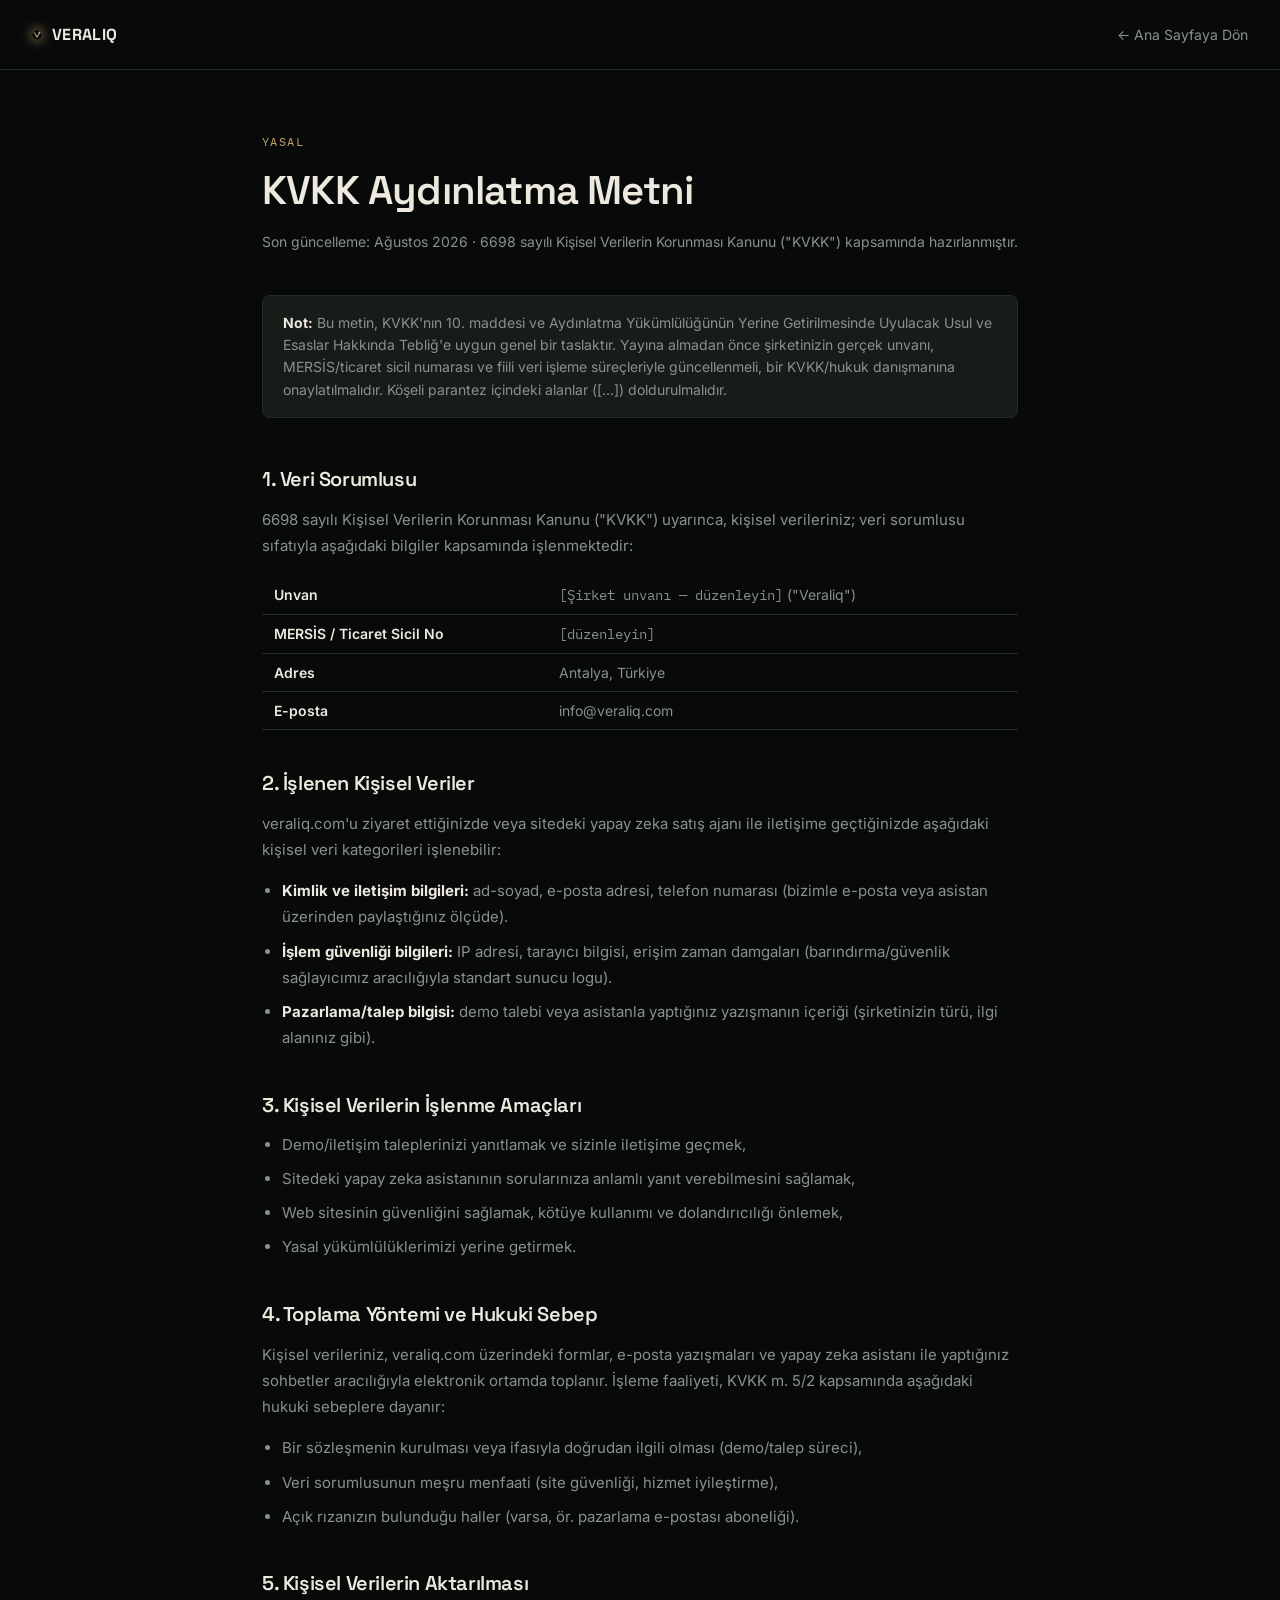
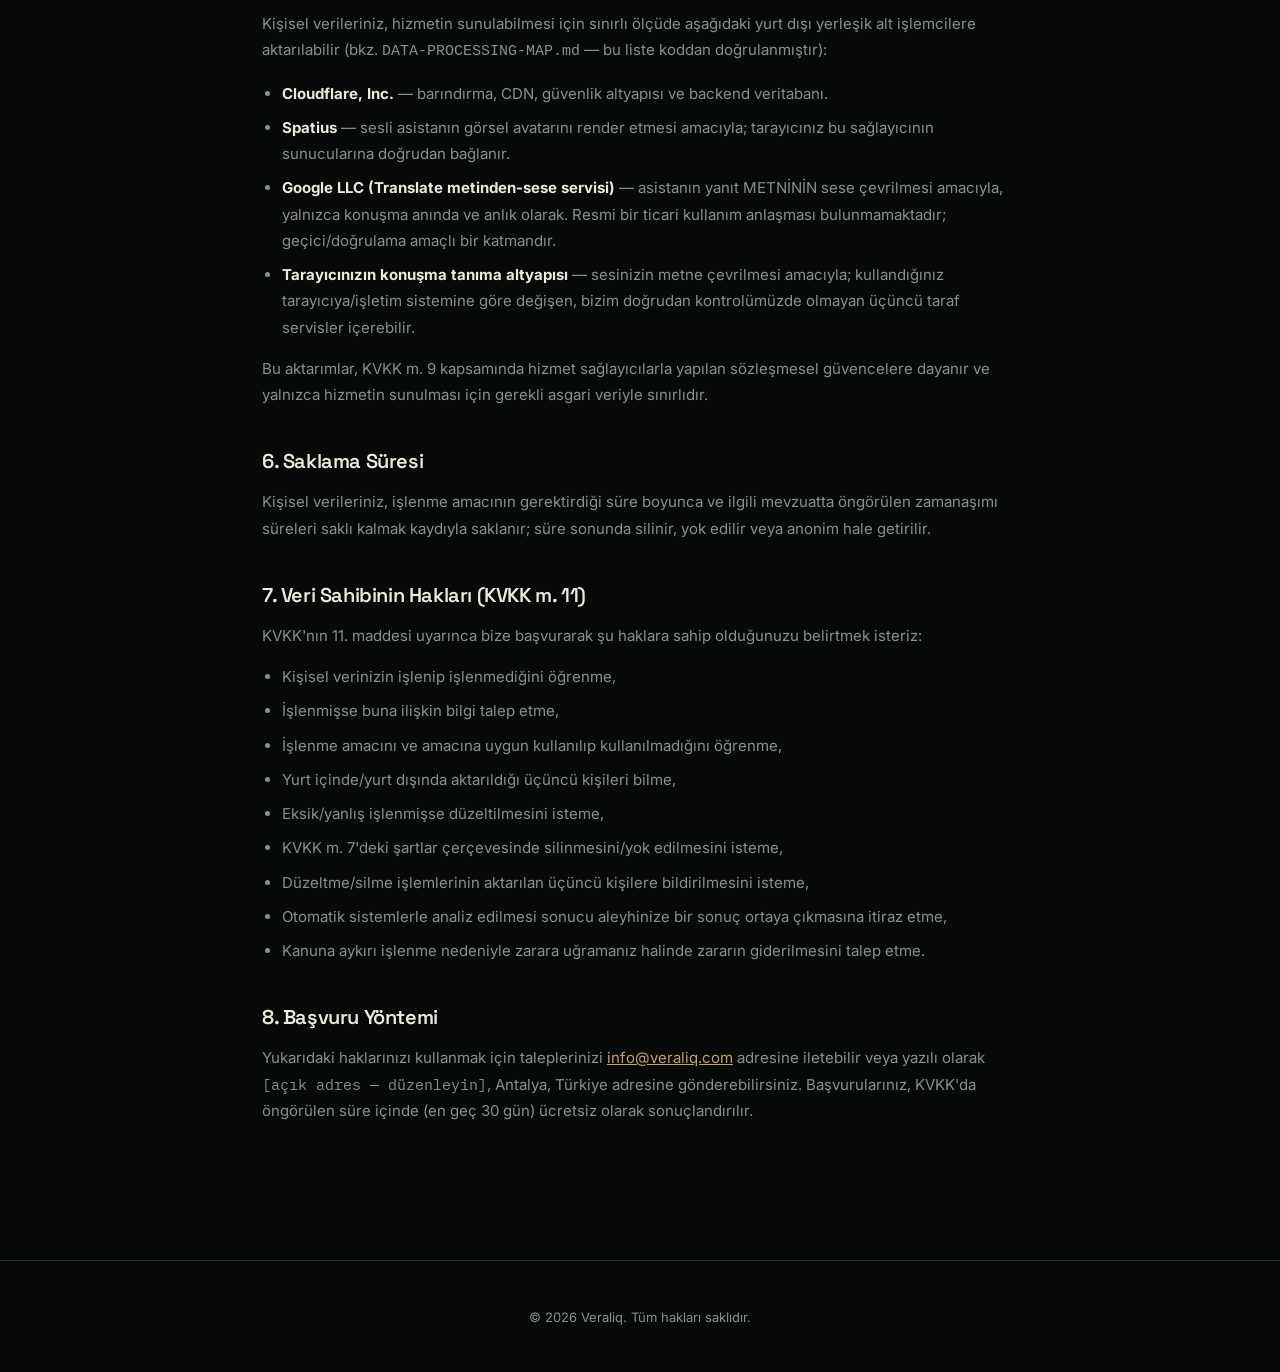
<file: kvkk.html>
<!DOCTYPE html>
<html lang="tr">
<head>
<meta charset="UTF-8">
<meta name="viewport" content="width=device-width, initial-scale=1.0">
<title>KVKK Aydınlatma Metni — Veraliq</title>
<meta name="description" content="Veraliq KVKK Aydınlatma Metni: 6698 sayılı Kişisel Verilerin Korunması Kanunu kapsamında veri işleme faaliyetlerimiz.">
<meta name="robots" content="noindex">
<link rel="icon" type="image/svg+xml" href="/assets/veraliq-mark.svg">
<link rel="icon" type="image/png" sizes="32x32" href="/assets/favicon-32.png">
<link rel="icon" type="image/png" sizes="16x16" href="/assets/favicon-16.png">
<link rel="apple-touch-icon" sizes="180x180" href="/assets/apple-touch-icon.png">
<link rel="preconnect" href="https://fonts.googleapis.com">
<link href="https://fonts.googleapis.com/css2?family=Space+Grotesk:wght@400;500;600;700&family=Inter:wght@400;500;600&family=IBM+Plex+Mono:wght@400;500&display=swap" rel="stylesheet">
<style>
  :root{
    /* VERALIQ Design System — Obsidian + Champagne + AI Mint */
    --ink:#080A0A;
    --ink-2:#101413;
    --panel:#171C19;
    --line: #252C28;
    --text:#EDE9DF;
    --text-dim:#8A918C;
    --blue:#BFA16A;
    --blue-dim:#D4BB87;
    --gold:#BFA16A;
    --green:#7EE0B2;
    --radius: 8px;
  }
  *{box-sizing:border-box;}
  html{scroll-behavior:smooth;}
  body{
    margin:0;
    background:var(--ink);
    color:var(--text);
    font-family:'Inter',sans-serif;
    -webkit-font-smoothing:antialiased;
  }
  h1,h2,.display{
    font-family:'Space Grotesk',sans-serif;
    letter-spacing:-0.02em;
    font-weight:600;
    margin:0;
  }
  .mono{font-family:'IBM Plex Mono',monospace;}
  .wrap{max-width:820px;margin:0 auto;padding:0 32px;}
  @media(max-width:640px){.wrap{padding:0 20px;}}
  nav{
    display:flex;align-items:center;justify-content:space-between;
    padding:24px 32px;border-bottom:1px solid var(--line);
  }
  .logo{display:flex;align-items:center;gap:10px;font-family:'Space Grotesk',sans-serif;font-weight:700;letter-spacing:0.02em;text-decoration:none;color:var(--text);}
  .logo-mark{width:10px;height:10px;border-radius:50%;background:var(--blue);box-shadow:0 0 12px var(--blue);}
  nav a.back{color:var(--text-dim);font-size:14px;text-decoration:none;}
  nav a.back:hover{color:var(--text);}
  main{padding:64px 0 96px;}
  .eyebrow{font-family:'IBM Plex Mono',monospace;font-size:12px;letter-spacing:0.12em;color:var(--blue);text-transform:uppercase;margin-bottom:16px;}
  h1{font-size:clamp(28px,4vw,40px);margin-bottom:8px;}
  .updated{color:var(--text-dim);font-size:14px;margin-bottom:40px;}
  .notice{
    background:var(--panel);border:1px solid var(--line);border-radius:var(--radius);
    padding:16px 20px;font-size:14px;color:var(--text-dim);margin-bottom:48px;line-height:1.6;
  }
  .notice strong{color:var(--text);}
  section{margin-bottom:40px;}
  h2{font-size:20px;margin-bottom:14px;}
  h3{font-size:15px;color:var(--text);margin:16px 0 8px;font-family:'Inter',sans-serif;font-weight:600;}
  p, li{color:var(--text-dim);line-height:1.75;font-size:15px;}
  ul{padding-left:20px;margin:12px 0;}
  li{margin-bottom:8px;}
  strong{color:var(--text);}
  a{color:var(--blue);}
  table{width:100%;border-collapse:collapse;margin:16px 0;font-size:14px;}
  th,td{text-align:left;padding:10px 12px;border-bottom:1px solid var(--line);color:var(--text-dim);vertical-align:top;}
  th{color:var(--text);font-weight:600;}
  footer{border-top:1px solid var(--line);padding:32px 0;text-align:center;}
  footer p{font-size:13px;}
</style>
</head>
<body>

<nav>
  <a href="/" class="logo"><img class="logo-mark" src="/assets/veraliq-mark.svg" alt="VERALIQ" width="22" height="22" style="border-radius:6px;">VERALIQ</a>
  <a href="/" class="back">← Ana Sayfaya Dön</a>
</nav>

<main>
  <div class="wrap">
    <div class="eyebrow">YASAL</div>
    <h1>KVKK Aydınlatma Metni</h1>
    <p class="updated">Son güncelleme: Ağustos 2026 · 6698 sayılı Kişisel Verilerin Korunması Kanunu ("KVKK") kapsamında hazırlanmıştır.</p>

    <div class="notice">
      <strong>Not:</strong> Bu metin, KVKK'nın 10. maddesi ve Aydınlatma Yükümlülüğünün Yerine Getirilmesinde Uyulacak Usul ve Esaslar Hakkında Tebliğ'e uygun genel bir taslaktır. Yayına almadan önce şirketinizin gerçek unvanı, MERSİS/ticaret sicil numarası ve fiili veri işleme süreçleriyle güncellenmeli, bir KVKK/hukuk danışmanına onaylatılmalıdır. Köşeli parantez içindeki alanlar ([...]) doldurulmalıdır.
    </div>

    <section>
      <h2>1. Veri Sorumlusu</h2>
      <p>6698 sayılı Kişisel Verilerin Korunması Kanunu ("KVKK") uyarınca, kişisel verileriniz; veri sorumlusu sıfatıyla aşağıdaki bilgiler kapsamında işlenmektedir:</p>
      <table>
        <tr><th>Unvan</th><td><span class="mono">[Şirket unvanı — düzenleyin]</span> ("Veraliq")</td></tr>
        <tr><th>MERSİS / Ticaret Sicil No</th><td><span class="mono">[düzenleyin]</span></td></tr>
        <tr><th>Adres</th><td>Antalya, Türkiye</td></tr>
        <tr><th>E-posta</th><td>info@veraliq.com</td></tr>
      </table>
    </section>

    <section>
      <h2>2. İşlenen Kişisel Veriler</h2>
      <p>veraliq.com'u ziyaret ettiğinizde veya sitedeki yapay zeka satış ajanı ile iletişime geçtiğinizde aşağıdaki kişisel veri kategorileri işlenebilir:</p>
      <ul>
        <li><strong>Kimlik ve iletişim bilgileri:</strong> ad-soyad, e-posta adresi, telefon numarası (bizimle e-posta veya asistan üzerinden paylaştığınız ölçüde).</li>
        <li><strong>İşlem güvenliği bilgileri:</strong> IP adresi, tarayıcı bilgisi, erişim zaman damgaları (barındırma/güvenlik sağlayıcımız aracılığıyla standart sunucu logu).</li>
        <li><strong>Pazarlama/talep bilgisi:</strong> demo talebi veya asistanla yaptığınız yazışmanın içeriği (şirketinizin türü, ilgi alanınız gibi).</li>
      </ul>
    </section>

    <section>
      <h2>3. Kişisel Verilerin İşlenme Amaçları</h2>
      <ul>
        <li>Demo/iletişim taleplerinizi yanıtlamak ve sizinle iletişime geçmek,</li>
        <li>Sitedeki yapay zeka asistanının sorularınıza anlamlı yanıt verebilmesini sağlamak,</li>
        <li>Web sitesinin güvenliğini sağlamak, kötüye kullanımı ve dolandırıcılığı önlemek,</li>
        <li>Yasal yükümlülüklerimizi yerine getirmek.</li>
      </ul>
    </section>

    <section>
      <h2>4. Toplama Yöntemi ve Hukuki Sebep</h2>
      <p>Kişisel verileriniz, veraliq.com üzerindeki formlar, e-posta yazışmaları ve yapay zeka asistanı ile yaptığınız sohbetler aracılığıyla elektronik ortamda toplanır. İşleme faaliyeti, KVKK m. 5/2 kapsamında aşağıdaki hukuki sebeplere dayanır:</p>
      <ul>
        <li>Bir sözleşmenin kurulması veya ifasıyla doğrudan ilgili olması (demo/talep süreci),</li>
        <li>Veri sorumlusunun meşru menfaati (site güvenliği, hizmet iyileştirme),</li>
        <li>Açık rızanızın bulunduğu haller (varsa, ör. pazarlama e-postası aboneliği).</li>
      </ul>
    </section>

    <section>
      <h2>5. Kişisel Verilerin Aktarılması</h2>
      <p>Kişisel verileriniz, hizmetin sunulabilmesi için sınırlı ölçüde aşağıdaki yurt dışı yerleşik alt işlemcilere aktarılabilir (bkz. <code>DATA-PROCESSING-MAP.md</code> — bu liste koddan doğrulanmıştır):</p>
      <ul>
        <li><strong>Cloudflare, Inc.</strong> — barındırma, CDN, güvenlik altyapısı ve backend veritabanı.</li>
        <li><strong>Spatius</strong> — sesli asistanın görsel avatarını render etmesi amacıyla; tarayıcınız bu sağlayıcının sunucularına doğrudan bağlanır.</li>
        <li><strong>Google LLC (Translate metinden-sese servisi)</strong> — asistanın yanıt METNİNİN sese çevrilmesi amacıyla, yalnızca konuşma anında ve anlık olarak. Resmi bir ticari kullanım anlaşması bulunmamaktadır; geçici/doğrulama amaçlı bir katmandır.</li>
        <li><strong>Tarayıcınızın konuşma tanıma altyapısı</strong> — sesinizin metne çevrilmesi amacıyla; kullandığınız tarayıcıya/işletim sistemine göre değişen, bizim doğrudan kontrolümüzde olmayan üçüncü taraf servisler içerebilir.</li>
      </ul>
      <p>Bu aktarımlar, KVKK m. 9 kapsamında hizmet sağlayıcılarla yapılan sözleşmesel güvencelere dayanır ve yalnızca hizmetin sunulması için gerekli asgari veriyle sınırlıdır.</p>
    </section>

    <section>
      <h2>6. Saklama Süresi</h2>
      <p>Kişisel verileriniz, işlenme amacının gerektirdiği süre boyunca ve ilgili mevzuatta öngörülen zamanaşımı süreleri saklı kalmak kaydıyla saklanır; süre sonunda silinir, yok edilir veya anonim hale getirilir.</p>
    </section>

    <section>
      <h2>7. Veri Sahibinin Hakları (KVKK m. 11)</h2>
      <p>KVKK'nın 11. maddesi uyarınca bize başvurarak şu haklara sahip olduğunuzu belirtmek isteriz:</p>
      <ul>
        <li>Kişisel verinizin işlenip işlenmediğini öğrenme,</li>
        <li>İşlenmişse buna ilişkin bilgi talep etme,</li>
        <li>İşlenme amacını ve amacına uygun kullanılıp kullanılmadığını öğrenme,</li>
        <li>Yurt içinde/yurt dışında aktarıldığı üçüncü kişileri bilme,</li>
        <li>Eksik/yanlış işlenmişse düzeltilmesini isteme,</li>
        <li>KVKK m. 7'deki şartlar çerçevesinde silinmesini/yok edilmesini isteme,</li>
        <li>Düzeltme/silme işlemlerinin aktarılan üçüncü kişilere bildirilmesini isteme,</li>
        <li>Otomatik sistemlerle analiz edilmesi sonucu aleyhinize bir sonuç ortaya çıkmasına itiraz etme,</li>
        <li>Kanuna aykırı işlenme nedeniyle zarara uğramanız halinde zararın giderilmesini talep etme.</li>
      </ul>
    </section>

    <section>
      <h2>8. Başvuru Yöntemi</h2>
      <p>Yukarıdaki haklarınızı kullanmak için taleplerinizi <a href="mailto:info@veraliq.com">info@veraliq.com</a> adresine iletebilir veya yazılı olarak <span class="mono">[açık adres — düzenleyin]</span>, Antalya, Türkiye adresine gönderebilirsiniz. Başvurularınız, KVKK'da öngörülen süre içinde (en geç 30 gün) ücretsiz olarak sonuçlandırılır.</p>
    </section>
  </div>
</main>

<footer>
  <div class="wrap"><p style="color:var(--text-dim);">© 2026 Veraliq. Tüm hakları saklıdır.</p></div>
</footer>

</body>
</html>
</file>
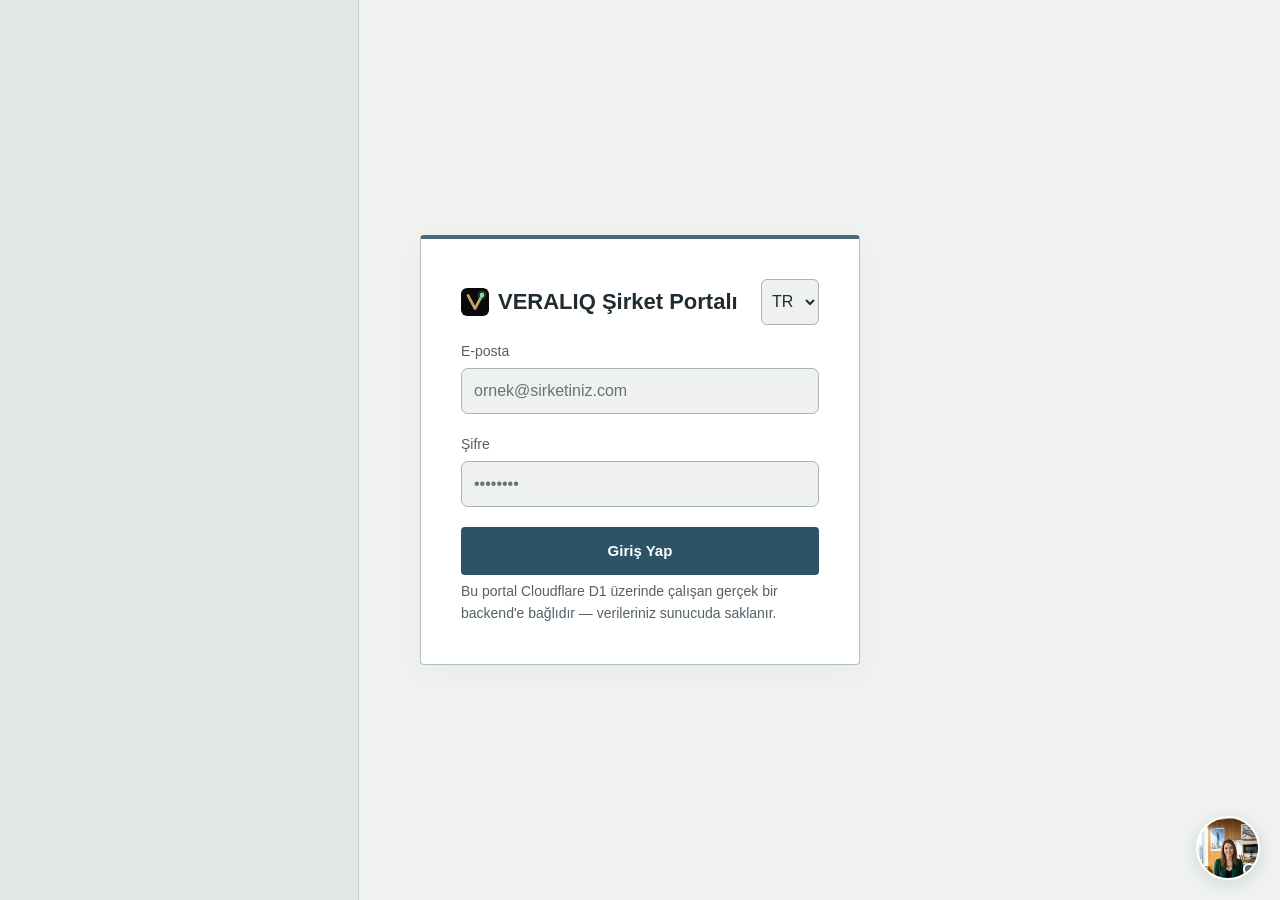
<file: portal.html>
<!DOCTYPE html>
<html lang="tr">
<head>
<meta charset="UTF-8">
<meta name="viewport" content="width=device-width, initial-scale=1.0">
<title>VERALIQ — Şirket Portalı</title>
<meta name="robots" content="noindex, nofollow">
<link rel="icon" type="image/svg+xml" href="/assets/veraliq-mark.svg">
<style>
  :root{
    --ink:#080A0A; --ink-2:#101413; --panel:#171C19; --panel-2:#1C2220; --line:#252C28;
    --text:#EDE9DF; --text-dim:#8A918C; --text-dim-soft:rgba(138,145,140,0.65);
    --accent:#BFA16A; --accent-text:#D4BB87; --accent-dim:rgba(191,161,106,0.14);
    --accent-ink:#080A0A; --mint:#7EE0B2; --mint-dim:rgba(126,224,178,0.13); --mint-text:#8FEAC0; --green:#7EE0B2;
    --red:#D93A40; --red-dim:rgba(217,58,64,0.12); --radius:10px; --sidebar-w:236px; --topbar-h:60px;
  }
  *{box-sizing:border-box;}
  html,body{height:100%;}
  body{margin:0;background:var(--ink);color:var(--text);font-family:'Inter',sans-serif;-webkit-font-smoothing:antialiased;}
  a{color:inherit;}
  button{cursor:pointer;font-family:'Inter',sans-serif;}
  input,select,textarea{font-family:'Inter',sans-serif;}
  ::-webkit-scrollbar{width:8px;height:8px;}
  ::-webkit-scrollbar-thumb{background:var(--line);border-radius:8px;}

  /* ---------- Login ---------- */
  .login-screen{min-height:100vh;display:flex;align-items:center;justify-content:center;padding:20px;}
  .login-card{width:100%;max-width:380px;background:var(--panel);border:1px solid var(--line);border-radius:var(--radius);padding:32px;}
  .login-logo{display:flex;align-items:center;gap:9px;font-weight:700;font-size:17px;margin-bottom:26px;}
  .login-logo img{width:24px;height:24px;}
  .field{margin-bottom:14px;}
  .field label{display:block;font-size:12px;color:var(--text-dim);margin-bottom:6px;font-family:'IBM Plex Mono',monospace;letter-spacing:.02em;}
  .field input,.field select,.field textarea{width:100%;padding:10px 12px;border-radius:7px;border:1px solid var(--line);background:var(--ink-2);color:var(--text);font-size:14px;}
  .field input:focus,.field select:focus,.field textarea:focus{outline:none;border-color:var(--accent);}
  .btn{border:none;border-radius:7px;padding:10px 16px;font-weight:600;font-size:13.5px;transition:transform .1s ease,opacity .15s ease;}
  .btn-primary{background:var(--accent);color:var(--accent-ink);}
  .btn-primary:hover{transform:translateY(-1px);}
  .btn-primary:disabled{opacity:.5;cursor:default;transform:none;}
  .btn-mint{background:var(--mint);color:#06110A;}
  .btn-ghost{background:transparent;color:var(--text-dim);border:1px solid var(--line);}
  .btn-ghost:hover{color:var(--text);border-color:var(--accent);}
  .btn-danger{background:transparent;color:var(--red);border:1px solid rgba(217,58,64,0.35);}
  .btn-danger:hover{background:var(--red-dim);}
  .btn-sm{padding:6px 12px;font-size:12.5px;border-radius:6px;}
  .btn-block{width:100%;}
  .err-msg{color:var(--red);font-size:13px;margin-top:10px;}
  .hint{color:var(--text-dim-soft);font-size:11.5px;margin-top:5px;}

  /* ---------- App shell ---------- */
  .app{display:none;min-height:100vh;}
  .app.show{display:flex;}
  .sidebar{width:var(--sidebar-w);flex:0 0 var(--sidebar-w);background:var(--panel);border-right:1px solid var(--line);display:flex;flex-direction:column;position:fixed;top:0;bottom:0;left:0;z-index:20;transition:transform .2s ease;}
  .sidebar-logo{display:flex;align-items:center;gap:9px;font-weight:700;font-size:15.5px;padding:20px 20px 16px;}
  .sidebar-logo img{width:22px;height:22px;}
  .sidebar-nav{flex:1;overflow-y:auto;padding:6px 12px 16px;}
  .nav-group{margin-top:16px;}
  .nav-group:first-child{margin-top:0;}
  .nav-group-label{font-family:'IBM Plex Mono',monospace;font-size:10px;text-transform:uppercase;letter-spacing:.08em;color:var(--text-dim-soft);padding:0 10px;margin-bottom:6px;}
  .nav-item{display:flex;align-items:center;gap:10px;width:100%;text-align:left;background:none;border:none;color:var(--text-dim);font-size:13.5px;padding:9px 10px;border-radius:7px;margin-bottom:2px;}
  .nav-item:hover{background:var(--ink-2);color:var(--text);}
  .nav-item.active{background:var(--accent-dim);color:var(--accent-text);font-weight:600;}
  .nav-item .dot{width:6px;height:6px;border-radius:50%;background:currentColor;opacity:.55;flex:0 0 auto;}
  .sidebar-foot{padding:14px 20px;border-top:1px solid var(--line);font-size:11.5px;color:var(--text-dim-soft);font-family:'IBM Plex Mono',monospace;}

  .app-main{flex:1;margin-left:var(--sidebar-w);min-height:100vh;display:flex;flex-direction:column;}
  .topbar{height:var(--topbar-h);flex:0 0 var(--topbar-h);position:sticky;top:0;z-index:10;background:rgba(8,10,10,0.92);backdrop-filter:blur(10px);border-bottom:1px solid var(--line);display:flex;align-items:center;justify-content:space-between;padding:0 24px;}
  .topbar-left{display:flex;align-items:center;gap:12px;}
  .topbar-company{font-weight:600;font-size:14.5px;}
  .topbar-view-label{color:var(--text-dim);font-size:12.5px;font-family:'IBM Plex Mono',monospace;}
  .topbar-right{display:flex;align-items:center;gap:10px;}
  .icon-btn{position:relative;background:var(--ink-2);border:1px solid var(--line);color:var(--text-dim);border-radius:7px;padding:7px 10px;font-size:12.5px;}
  .icon-btn:hover{color:var(--text);border-color:var(--accent);}
  .badge-dot{position:absolute;top:-4px;right:-4px;background:var(--red);color:#fff;font-size:10px;line-height:1;padding:2px 5px;border-radius:999px;font-family:'IBM Plex Mono',monospace;}
  .content{flex:1;padding:26px 28px 60px;max-width:1280px;width:100%;}
  .view-head{display:flex;justify-content:space-between;align-items:flex-end;flex-wrap:wrap;gap:12px;margin-bottom:20px;}
  .view-title{font-size:21px;font-weight:700;margin:0 0 4px;}
  .view-sub{color:var(--text-dim);font-size:13px;margin:0;}
  .card{background:var(--panel);border:1px solid var(--line);border-radius:var(--radius);padding:20px;}
  .card + .card{margin-top:16px;}
  .empty{color:var(--text-dim);font-size:13.5px;text-align:center;padding:36px 0;}
  .note{background:var(--accent-dim);border:1px solid rgba(191,161,106,0.28);border-radius:8px;padding:12px 14px;font-size:12.5px;color:var(--accent-text);line-height:1.55;}
  .note-gap{background:var(--ink-2);border:1px solid var(--line);border-radius:8px;padding:14px 16px;font-size:12.8px;color:var(--text-dim);line-height:1.6;}
  .note-gap b{color:var(--text);}

  /* stat grid */
  .stat-grid{display:grid;grid-template-columns:repeat(auto-fill,minmax(168px,1fr));gap:12px;}
  .stat-card{background:var(--panel);border:1px solid var(--line);border-radius:var(--radius);padding:16px 18px;}
  .stat-label{font-family:'IBM Plex Mono',monospace;font-size:10.5px;text-transform:uppercase;letter-spacing:.06em;color:var(--text-dim-soft);margin-bottom:8px;}
  .stat-value{font-size:24px;font-weight:700;color:var(--text);}
  .stat-value.mint{color:var(--mint-text);}
  .stat-value.gold{color:var(--accent-text);}

  table{width:100%;border-collapse:collapse;font-size:13.2px;}
  th{text-align:left;color:var(--text-dim);font-family:'IBM Plex Mono',monospace;font-size:10.5px;text-transform:uppercase;letter-spacing:.04em;padding:8px 10px;border-bottom:1px solid var(--line);white-space:nowrap;}
  td{padding:11px 10px;border-bottom:1px solid var(--line);vertical-align:middle;}
  tr:last-child td{border-bottom:none;}
  .table-wrap{overflow-x:auto;}
  .mono{font-family:'IBM Plex Mono',monospace;font-size:12px;}
  .muted{color:var(--text-dim);}

  .pill{display:inline-block;font-size:11px;padding:3px 10px;border-radius:999px;font-family:'IBM Plex Mono',monospace;white-space:nowrap;}
  .pill-gold{background:var(--accent-dim);color:var(--accent-text);}
  .pill-mint{background:var(--mint-dim);color:var(--mint-text);}
  .pill-gray{background:rgba(138,145,140,0.14);color:var(--text-dim);}
  .pill-red{background:var(--red-dim);color:var(--red);}

  .filter-tabs{display:flex;gap:6px;flex-wrap:wrap;margin-bottom:14px;}
  .filter-tab{background:var(--ink-2);border:1px solid var(--line);color:var(--text-dim);font-size:12px;padding:6px 12px;border-radius:999px;font-family:'IBM Plex Mono',monospace;}
  .filter-tab.active{background:var(--accent-dim);border-color:rgba(191,161,106,0.4);color:var(--accent-text);}

  .row{display:grid;grid-template-columns:1fr 1fr;gap:12px;}
  .row3{display:grid;grid-template-columns:1fr 1fr 1fr;gap:12px;}
  @media(max-width:640px){.row,.row3{grid-template-columns:1fr;}}
  .inline-form{border-top:1px solid var(--line);margin-top:16px;padding-top:16px;display:none;}
  .inline-form.open{display:block;}
  .toolbar{display:flex;justify-content:space-between;align-items:center;gap:10px;flex-wrap:wrap;margin-bottom:2px;}


  .toast{position:fixed;bottom:24px;left:50%;transform:translateX(-50%);background:var(--panel);border:1px solid var(--accent);color:var(--text);padding:10px 18px;border-radius:8px;font-size:13px;box-shadow:0 8px 24px rgba(0,0,0,0.4);opacity:0;pointer-events:none;transition:opacity .25s ease;z-index:100;}
  .toast.show{opacity:1;}

  .mobile-menu-btn{display:none;background:var(--ink-2);border:1px solid var(--line);color:var(--text);border-radius:7px;padding:7px 10px;}
  @media(max-width:900px){
    .sidebar{transform:translateX(-100%);}
    .sidebar.open{transform:translateX(0);}
    .app-main{margin-left:0;}
    .mobile-menu-btn{display:inline-flex;}
    .content{padding:18px 16px 100px;}
  }
  @media(max-width:520px){
    .stat-grid{grid-template-columns:repeat(2,1fr);}
  }

  /* ==================================================================
     LIVE ŞİRKET YÖNETİM ASİSTANI — canlı görüntülü widget.
     index.html'deki "Elif Kaya" ile AYNI window-chrome sistemi (bkz.
     agent-core/widget-runtime.js). Tek fark: persona ve "beyin" — bkz.
     agent-core/portal-widget.js (llmProvider:'companyAssistant', şirkete
     özel/tenant-izole veri). CSS aynen index.html'den PORT edildi
     (2026-08-27, İmparator: "şirket portalı içinde canlı asistan
     baglayacaksın onuda unutma").
     ================================================================== */
  .agent-window{
    position:fixed;z-index:1010;width:340px;height:480px;
    background:#0B1220;border:1px solid rgba(255,255,255,0.10);
    border-radius:14px;overflow:hidden;
    box-shadow:0 20px 60px rgba(10,15,30,0.35), 0 2px 8px rgba(10,15,30,0.25),
               0 0 0 1px rgba(126,224,178,0.06), 0 0 40px -8px rgba(126,224,178,0.16);
    display:flex;flex-direction:column;
    transition:width .28s cubic-bezier(.2,.8,.2,1),height .28s cubic-bezier(.2,.8,.2,1),
               left .28s cubic-bezier(.2,.8,.2,1),right .28s cubic-bezier(.2,.8,.2,1),
               top .28s cubic-bezier(.2,.8,.2,1),bottom .28s cubic-bezier(.2,.8,.2,1),
               border-radius .28s ease,opacity .2s ease;
  }
  .agent-window[hidden]{display:none;}
  .agent-window.dragging{transition:none;}
  .agent-window[data-state="corner"][data-corner="br"]{right:20px;bottom:20px;left:auto;top:auto;}
  .agent-window[data-state="corner"][data-corner="bl"]{left:20px;bottom:20px;right:auto;top:auto;}
  .agent-window[data-state="corner"][data-corner="tr"]{right:20px;top:88px;left:auto;bottom:auto;}
  .agent-window[data-state="corner"][data-corner="tl"]{left:20px;top:88px;right:auto;bottom:auto;}
  @media(max-width:480px){.agent-window[data-state="corner"]{width:calc(100vw - 24px);height:440px;left:12px !important;right:12px !important;}}
  .agent-window[data-state="half"]{top:0;right:0;left:auto;bottom:auto;width:46vw;height:100vh;height:100dvh;border-radius:0;}
  @media(max-width:760px){.agent-window[data-state="half"]{width:100vw;}}
  .agent-window[data-state="fullscreen"]{top:0;right:0;left:0;bottom:0;width:100vw;height:100vh;height:100dvh;border-radius:0;z-index:1600;}
  .agent-header{display:flex;align-items:center;justify-content:space-between;padding:12px 14px;background:rgba(255,255,255,0.04);border-bottom:1px solid rgba(255,255,255,0.08);cursor:grab;user-select:none;flex-shrink:0;}
  .agent-header.grabbing{cursor:grabbing;}
  .agent-header-id{display:flex;align-items:center;gap:8px;min-width:0;overflow:hidden;}
  .agent-dot{width:8px;height:8px;border-radius:50%;background:#5B6479;flex-shrink:0;}
  .agent-dot.live{background:var(--green);box-shadow:0 0 0 3px rgba(31,157,99,0.25);}
  .agent-name{font-family:'Space Grotesk',sans-serif;font-weight:600;font-size:14px;color:#fff;white-space:nowrap;flex-shrink:1;overflow:hidden;text-overflow:ellipsis;min-width:0;}
  .agent-role{font-size:10.5px;color:#8B93A7;white-space:nowrap;overflow:hidden;text-overflow:ellipsis;min-width:0;flex-shrink:1;}
  .agent-controls{display:flex;gap:4px;flex-shrink:0;}
  .agent-btn{width:26px;height:26px;border-radius:6px;border:none;background:transparent;color:#C6CCDB;font-size:13px;line-height:1;display:flex;align-items:center;justify-content:center;cursor:pointer;transition:background .15s;}
  .agent-btn:hover{background:rgba(255,255,255,0.10);color:#fff;}
  .agent-btn-close:hover{background:rgba(217,58,64,0.25);color:#ff9098;}
  .agent-stage{position:relative;flex:1;min-height:0;background:#050810;}
  .agent-video{position:relative;z-index:1;width:100%;height:100%;object-fit:cover;display:block;background:transparent;}
  /* GEÇİCİ avatar görseli — bkz. index.html'deki aynı not (2026-09-06). */
  .agent-avatar-static{position:absolute;inset:0;z-index:0;width:100%;height:100%;object-fit:cover;object-position:center 22%;}
  .agent-loading{position:absolute;inset:0;display:flex;flex-direction:column;align-items:center;justify-content:center;gap:14px;background:#0B1220;transition:opacity .3s ease;}
  .agent-loading.hide{opacity:0;pointer-events:none;}
  .agent-spinner{width:34px;height:34px;border-radius:50%;border:3px solid rgba(255,255,255,0.15);border-top-color:var(--accent);animation:agent-spin 0.85s linear infinite;}
  @keyframes agent-spin{to{transform:rotate(360deg);}}
  .agent-loading-text{font-size:12.5px;color:#9AA3B8;font-family:'IBM Plex Mono',monospace;}
  .agent-mic-blocked{position:absolute;left:12px;right:12px;bottom:12px;background:rgba(217,58,64,0.14);border:1px solid rgba(217,58,64,0.35);border-radius:8px;padding:10px 12px;}
  .agent-mic-blocked p{margin:0;font-size:11.5px;line-height:1.5;color:#ffd7d9;}
  .agent-indicator{position:absolute;left:14px;bottom:14px;display:flex;gap:3px;align-items:flex-end;height:16px;}
  .agent-indicator span{width:3px;background:var(--green);border-radius:2px;animation:agent-bounce 0.9s ease-in-out infinite;}
  .agent-indicator span:nth-child(1){height:6px;animation-delay:0s;}
  .agent-indicator span:nth-child(2){height:14px;animation-delay:.15s;}
  .agent-indicator span:nth-child(3){height:9px;animation-delay:.3s;}
  @keyframes agent-bounce{0%,100%{transform:scaleY(0.4);}50%{transform:scaleY(1);}}
  .agent-join-gate{position:absolute;inset:0;z-index:3;display:flex;flex-direction:column;align-items:center;justify-content:flex-end;gap:0;padding:0 16px 22px;background:linear-gradient(180deg,rgba(5,8,16,0) 0%,rgba(5,8,16,0.55) 65%,rgba(5,8,16,0.85) 100%);transition:opacity .25s ease;}
  .agent-join-gate[hidden]{display:none;}
  .agent-join-btn{display:flex;align-items:center;gap:9px;padding:13px 22px;border-radius:999px;border:none;cursor:pointer;background:var(--accent);color:var(--accent-ink);font-family:'Inter',sans-serif;font-weight:600;font-size:14.5px;box-shadow:0 8px 24px rgba(191,161,106,0.35);transition:transform .15s ease,box-shadow .15s ease;}
  .agent-join-btn:hover{transform:translateY(-1px);box-shadow:0 10px 28px rgba(191,161,106,0.45);}
  .agent-join-btn:active{transform:translateY(0);}
  .agent-join-btn .dot{width:8px;height:8px;border-radius:50%;background:var(--accent-ink);animation:agent-join-pulse 1.4s ease-in-out infinite;}
  @keyframes agent-join-pulse{0%,100%{opacity:1;}50%{opacity:.35;}}
  .agent-join-hint{margin-top:10px;font-size:11.5px;color:rgba(237,233,223,0.75);font-family:'IBM Plex Mono',monospace;text-align:center;}
  .agent-bubble{position:fixed;z-index:1010;width:64px;height:64px;border-radius:50%;border:2px solid rgba(255,255,255,0.7);padding:0;overflow:hidden;cursor:pointer;box-shadow:0 8px 24px rgba(10,15,30,0.3);background:#0B1220;}
  .agent-bubble[hidden]{display:none;}
  .agent-bubble[data-corner="br"]{right:20px;bottom:20px;}
  .agent-bubble[data-corner="bl"]{left:20px;bottom:20px;}
  .agent-bubble[data-corner="tr"]{right:20px;top:88px;}
  .agent-bubble[data-corner="tl"]{left:20px;top:88px;}
  .agent-bubble-video{position:relative;z-index:1;width:100%;height:100%;object-fit:cover;}
  .agent-bubble-avatar-static{position:absolute;inset:0;z-index:0;width:100%;height:100%;object-fit:cover;object-position:center 22%;}
  .agent-bubble-dot{position:absolute;right:3px;bottom:3px;width:12px;height:12px;border-radius:50%;background:#5B6479;border:2px solid #0B1220;}
  .agent-bubble-dot.live{background:var(--green);}
  .agent-reopen{position:fixed;right:20px;bottom:20px;z-index:1010;padding:12px 18px;border-radius:999px;border:1px solid var(--line);background:var(--panel);color:var(--text);font-size:13px;font-weight:500;font-family:'Inter',sans-serif;cursor:pointer;box-shadow:0 8px 24px rgba(10,15,30,0.14);display:flex;align-items:center;gap:8px;}
  .agent-reopen[hidden]{display:none;}
  .agent-reopen::before{content:'';width:8px;height:8px;border-radius:50%;background:var(--accent);}
</style>
<link rel="stylesheet" href="/assets/enterprise-light.css?v=3">
</head>
<body>

<!-- ============ LOGIN ============ -->
<div id="loginScreen" class="login-screen">
  <div class="login-card">
    <div class="login-logo" style="justify-content:space-between;">
      <span style="display:flex;align-items:center;gap:9px;"><img src="/assets/veraliq-mark.svg" alt="VERALIQ">VERALIQ Şirket Portalı</span>
      <select class="lang-switcher-select" style="background:var(--ink-2);color:var(--text);border:1px solid var(--line);border-radius:6px;padding:5px 6px;font-size:12px;"></select>
    </div>
    <div class="field">
      <label for="pUser" id="loginEmailLabel">E-posta</label>
      <input type="text" id="pUser" placeholder="ornek@sirketiniz.com" autocomplete="username">
    </div>
    <div class="field">
      <label for="pPass" id="loginPassLabel">Şifre</label>
      <input type="password" id="pPass" placeholder="••••••••" autocomplete="current-password">
    </div>
    <button class="btn btn-primary btn-block" id="loginBtn">Giriş Yap</button>
    <div class="err-msg" id="loginErr" style="display:none;"></div>
    <div class="hint" id="loginHint">Bu portal Cloudflare D1 üzerinde çalışan gerçek bir backend'e bağlıdır — verileriniz sunucuda saklanır.</div>
  </div>
</div>

<!-- ============ APP SHELL ============ -->
<div id="app" class="app">
  <aside class="sidebar" id="sidebar">
    <div class="sidebar-logo"><img src="/assets/veraliq-mark.svg" alt="VERALIQ">VERALIQ</div>
    <nav class="sidebar-nav" id="sidebarNav"></nav>
    <div class="sidebar-foot" id="sidebarFoot">v1 · gerçek backend</div>
  </aside>

  <div class="app-main">
    <div class="topbar">
      <div class="topbar-left">
        <button class="mobile-menu-btn" id="menuToggle">☰</button>
        <span class="topbar-company" id="topbarCompany">—</span>
        <span class="topbar-view-label" id="topbarView"></span>
      </div>
      <div class="topbar-right">
        <select class="icon-btn btn-sm lang-switcher-select" style="padding:7px 6px;"></select>
        <button class="icon-btn" id="approvalsQuickBtn" title="Onay Talepleri">✓
          <span class="badge-dot" id="approvalBadge" style="display:none;">0</span>
        </button>
        <button class="icon-btn btn-sm" id="logoutBtn">Çıkış</button>
      </div>
    </div>
    <div class="content" id="content"></div>
  </div>
</div>

<div class="toast" id="toast"></div>

<script src="portal-i18n.js"></script>
<script>
(function(){
  "use strict";

  // ============================================================
  // ÇOKLU DİL — bkz. portal-i18n.js. Varsayılan: Türkçe (öncelik).
  // İngilizce/Rusça tercihe bağlı, localStorage'da saklanır
  // (İmparator, 2026-08-27: "türkçe önceligimiz olsun sadece
  // ingilizce rusça ekleyelim tercihe baglı şekilde").
  // ============================================================
  var PI18N = window.VERALIQ_PORTAL_I18N || { defaultLang:'tr', languages:[{code:'tr',name:'Türkçe'}], dict:{tr:{}} };
  var LANG_KEY = 'veraliq_portal_lang';
  var currentLang = localStorage.getItem(LANG_KEY) || PI18N.defaultLang;
  if (!PI18N.dict[currentLang]) currentLang = PI18N.defaultLang;
  function T(key){
    var d = PI18N.dict[currentLang] || PI18N.dict.tr;
    if (d && Object.prototype.hasOwnProperty.call(d, key)) return d[key];
    return (PI18N.dict.tr && PI18N.dict.tr[key]) || key;
  }

  // ============================================================
  // GERÇEK BACKEND — worker-portal/portal-api-worker.js (Cloudflare
  // D1 + Durable Object). Bkz. docs/MASTER_PLATFORM_ANALYSIS_AND_ROADMAP.md.
  // ============================================================
  var API_BASE = 'https://veraliq-portal-api.veraliq-com.workers.dev';
  var TOKEN_KEY = 'veraliq_company_jwt';
  var COMPANY_KEY = 'veraliq_company_info';
  var USER_KEY = 'veraliq_company_user';

  function getToken(){ return sessionStorage.getItem(TOKEN_KEY); }
  function setSession(token, user, company){
    sessionStorage.setItem(TOKEN_KEY, token);
    sessionStorage.setItem(USER_KEY, JSON.stringify(user || {}));
    sessionStorage.setItem(COMPANY_KEY, JSON.stringify(company || {}));
  }
  function clearSession(){ sessionStorage.removeItem(TOKEN_KEY); sessionStorage.removeItem(USER_KEY); sessionStorage.removeItem(COMPANY_KEY); }
  function getUser(){ try { return JSON.parse(sessionStorage.getItem(USER_KEY) || 'null'); } catch(e){ return null; } }
  function getCompany(){ try { return JSON.parse(sessionStorage.getItem(COMPANY_KEY) || 'null'); } catch(e){ return null; } }
  function isOwner(){ var u = getUser(); return !!u && u.role === 'company_owner'; }

  async function api(path, opts){
    opts = opts || {};
    var headers = { 'Content-Type': 'application/json' };
    var token = getToken();
    if (token) headers['Authorization'] = 'Bearer ' + token;
    var resp = await fetch(API_BASE + path, {
      method: opts.method || 'GET',
      headers: headers,
      body: opts.body ? JSON.stringify(opts.body) : undefined,
    });
    var data = null;
    try { data = await resp.json(); } catch(e){}
    if (!resp.ok) {
      var err = new Error((data && data.error) || ('http_' + resp.status));
      err.status = resp.status; err.data = data;
      throw err;
    }
    return data;
  }

  // Dosya yükleme — api()'nin AYNI auth/hata deseni, ama Content-Type
  // ELLE ayarlanmaz (tarayıcı multipart boundary'sini kendisi üretir) ve
  // body doğrudan bir FormData'dır (JSON.stringify EDİLMEZ).
  async function apiUpload(path, formData){
    var headers = {};
    var token = getToken();
    if (token) headers['Authorization'] = 'Bearer ' + token;
    var resp = await fetch(API_BASE + path, { method: 'POST', headers: headers, body: formData });
    var data = null;
    try { data = await resp.json(); } catch(e){}
    if (!resp.ok) {
      var err = new Error((data && data.error) || ('http_' + resp.status));
      err.status = resp.status; err.data = data;
      throw err;
    }
    return data;
  }
  // Dosya indirme — düz bir <a href> Authorization header'ı TAŞIYAMAZ (bu
  // uç JWT gerektiriyor), bu yüzden fetch + blob + geçici link ile indirilir.
  async function apiDownload(path, fallbackFilename){
    var headers = {};
    var token = getToken();
    if (token) headers['Authorization'] = 'Bearer ' + token;
    var resp = await fetch(API_BASE + path, { headers: headers });
    if (!resp.ok) { var data = null; try { data = await resp.json(); } catch(e){} var err = new Error((data && data.error) || ('http_' + resp.status)); err.status = resp.status; throw err; }
    var disposition = resp.headers.get('Content-Disposition') || '';
    var m = /filename="([^"]+)"/.exec(disposition);
    var filename = m ? m[1] : fallbackFilename;
    var blob = await resp.blob();
    var url = URL.createObjectURL(blob);
    var a = document.createElement('a');
    a.href = url; a.download = filename;
    document.body.appendChild(a); a.click(); a.remove();
    URL.revokeObjectURL(url);
  }

  function esc(s){
    return String(s == null ? '' : s).replace(/[&<>"']/g, function(c){
      return { '&':'&amp;','<':'&lt;','>':'&gt;','"':'&quot;',"'":'&#39;' }[c];
    });
  }
  function money(n){ return Number(n || 0).toLocaleString('tr-TR') + ' ₺'; }
  function fmtDate(s){ if (!s) return '—'; try { return new Date(s.replace(' ', 'T') + 'Z').toLocaleDateString('tr-TR'); } catch(e){ return s; } }

  var ERROR_KEY_MAP = {
    invalid_credentials: 'error.invalidCredentials',
    company_inactive: 'error.companyInactive',
    missing_fields: 'error.missingFields',
    email_taken: 'error.emailTaken',
    password_too_short: 'error.passwordTooShort',
    forbidden: 'error.forbidden',
    cannot_remove_owner: 'error.cannotRemoveOwner',
    invalid_status_transition: 'error.invalidStatusTransition',
    already_decided: 'error.alreadyDecided',
  };
  function errMsg(e){
    var k = e && e.message && ERROR_KEY_MAP[e.message];
    if (k) return T(k);
    return T('common.genericErrorPrefix') + ((e && e.message) || T('common.unknown'));
  }

  var toastEl = document.getElementById('toast');
  function toast(msg){
    toastEl.textContent = msg;
    toastEl.classList.add('show');
    setTimeout(function(){ toastEl.classList.remove('show'); }, 2400);
  }

  // ---------------- Status labels (real state machine, bkz. portal-api-worker.js) ----------------
  // Diller arası tutarlılık için T()'den DİNAMİK üretilir — bkz. rebuildLangDicts(),
  // her navigate() ve setLang() çağrısından önce çalışır, o an aktif dile göre günceller.
  var STATUS_LABEL = {}, PROJECT_STATUS_LABEL = {}, LEAD_STATUS_LABEL = {};
  var STATUS_PILL = { AVAILABLE:'pill-gray', PRESENTATION:'pill-mint', HOLD:'pill-gold', RESERVED:'pill-gold', DEPOSIT_PAID:'pill-gold', CONTRACT:'pill-gold', SOLD:'pill-mint' };
  function rebuildLangDicts(){
    STATUS_LABEL = { AVAILABLE:T('status.unit.AVAILABLE'), PRESENTATION:T('status.unit.PRESENTATION'), HOLD:T('status.unit.HOLD'), RESERVED:T('status.unit.RESERVED'), DEPOSIT_PAID:T('status.unit.DEPOSIT_PAID'), CONTRACT:T('status.unit.CONTRACT'), SOLD:T('status.unit.SOLD') };
    PROJECT_STATUS_LABEL = { planning:T('status.project.planning'), construction:T('status.project.construction'), selling:T('status.project.selling'), completed:T('status.project.completed') };
    LEAD_STATUS_LABEL = { new:T('status.lead.new'), qualified:T('status.lead.qualified'), presentation:T('status.lead.presentation'), negotiating:T('status.lead.negotiating'), won:T('status.lead.won'), lost:T('status.lead.lost') };
  }
  rebuildLangDicts();

  // ============================================================
  // NAV — madde 13/18: Company Portal Menü (tam liste, gruplu).
  // ============================================================
  // Faz 8 (bilgi mimarisi): sıra "bekleyen onaylar en önemli" ilkesine göre —
  // Onay Talepleri kendi grubunda, Satış & Müşteri'nin hemen üstünde.
  //
  // 2026-09-10 (kurucu talebiyle ekran temizliği): "Yol Haritası" grubu
  // KALDIRILDI. Takvim ve Entegrasyonlar ekranları (gerçek backend'i hiç
  // olmayan, salt "henüz yok" notu gösteren ekranlardı) TAMAMEN silindi.
  // CRM ekranı KORUNDU (gerçek D1 lead sayıları gösteriyor, yalnızca harici
  // senkron notu vardı) — "Yol Haritası"ndan çıkarılıp Satış & Müşteri
  // grubuna taşındı, çünkü artık orada YALNIZCA gerçek işlevli ekranlar var.
  var NAV = [
    { groupKey: 'nav.group.general', items: [
      { id: 'dashboard' },
    ]},
    { groupKey: 'nav.group.approvals', items: [
      { id: 'payments' },
    ]},
    { groupKey: 'nav.group.salesCustomer', items: [
      { id: 'leads' },
      { id: 'customers' },
      { id: 'sales' },
      { id: 'crm' },
    ]},
    { groupKey: 'nav.group.operations', items: [
      { id: 'projects' },
      { id: 'inventory' },
      { id: 'presentations' },
      { id: 'reservations' },
    ]},
    { groupKey: 'nav.group.financeDoc', items: [
      { id: 'contracts' },
      { id: 'documents' },
    ]},
    { groupKey: 'nav.group.planning', items: [
      { id: 'reports' },
    ]},
    { groupKey: 'nav.group.system', items: [
      { id: 'agents' },
      { id: 'team' },
      { id: 'settings' },
    ]},
  ];

  var state = { view: 'dashboard', projectsCache: null, customersTab: 'customers' };

  // ============================================================
  // LOGIN / SESSION
  // ============================================================
  function showLogin(){
    document.getElementById('loginScreen').style.display = 'flex';
    document.getElementById('app').classList.remove('show');
  }
  function showApp(){
    document.getElementById('loginScreen').style.display = 'none';
    document.getElementById('app').classList.add('show');
    document.getElementById('topbarCompany').textContent = (getCompany() || {}).name || T('common.myCompanyDefault');
    buildNav();
    refreshApprovalBadge();
    navigate(state.view);
  }

  document.getElementById('loginBtn').addEventListener('click', async function(){
    var email = document.getElementById('pUser').value.trim();
    var pass = document.getElementById('pPass').value;
    var errEl = document.getElementById('loginErr');
    if (!email || !pass) { errEl.textContent = T('login.errRequired'); errEl.style.display='block'; return; }
    try {
      var res = await api('/api/auth/company/login', { method: 'POST', body: { email: email, password: pass } });
      setSession(res.token, res.user, res.company);
      errEl.style.display = 'none';
      showApp();
    } catch (e) {
      errEl.textContent = errMsg(e);
      errEl.style.display = 'block';
    }
  });
  document.getElementById('pPass').addEventListener('keydown', function(e){ if (e.key === 'Enter') document.getElementById('loginBtn').click(); });
  document.getElementById('logoutBtn').addEventListener('click', function(){ clearSession(); showLogin(); });
  document.getElementById('menuToggle').addEventListener('click', function(){ document.getElementById('sidebar').classList.toggle('open'); });
  document.getElementById('approvalsQuickBtn').addEventListener('click', function(){ navigate('payments'); });

  // ============================================================
  // DİL SEÇİCİ — Türkçe varsayılan/öncelikli, EN/RU tercihe bağlı.
  // ============================================================
  function applyStaticI18n(){
    document.documentElement.setAttribute('lang', currentLang);
    var loginEmailLabel = document.getElementById('loginEmailLabel'); if (loginEmailLabel) loginEmailLabel.textContent = T('common.emailLabel');
    var loginPassLabel = document.getElementById('loginPassLabel'); if (loginPassLabel) loginPassLabel.textContent = T('common.passwordLabel');
    var loginBtnEl = document.getElementById('loginBtn'); if (loginBtnEl) loginBtnEl.textContent = T('login.loginBtn');
    var loginHintEl = document.getElementById('loginHint'); if (loginHintEl) loginHintEl.textContent = T('login.hint');
    var logoutBtnEl = document.getElementById('logoutBtn'); if (logoutBtnEl) logoutBtnEl.textContent = T('common.logout');
    var approvalsBtnEl = document.getElementById('approvalsQuickBtn'); if (approvalsBtnEl) approvalsBtnEl.title = T('nav.item.payments');
    var sidebarFootEl = document.getElementById('sidebarFoot'); if (sidebarFootEl) sidebarFootEl.textContent = T('common.sidebarFooter');
    // Canlı AI Agent widget'ının statik kabuğu (agent-core/portal-widget.js'in kendi
    // JS'ine DOKUNULMADI — sadece portal.html'deki sabit HTML metinleri çevrildi).
    var agentNameEl = document.getElementById('agentNameLabel'); if (agentNameEl) agentNameEl.textContent = T('agentWidget.title');
    var agentHalfBtn = document.getElementById('agentHalfBtn'); if (agentHalfBtn) { agentHalfBtn.title = T('agentWidget.halfScreen'); agentHalfBtn.setAttribute('aria-label', T('agentWidget.halfScreen')); }
    var agentFullBtn = document.getElementById('agentFullBtn'); if (agentFullBtn) { agentFullBtn.title = T('agentWidget.fullScreen'); agentFullBtn.setAttribute('aria-label', T('agentWidget.fullScreen')); }
    var agentMinBtn = document.getElementById('agentMinBtn'); if (agentMinBtn) { agentMinBtn.title = T('agentWidget.minimize'); agentMinBtn.setAttribute('aria-label', T('agentWidget.minimize')); }
    var agentCloseBtn = document.getElementById('agentCloseBtn'); if (agentCloseBtn) { agentCloseBtn.title = T('agentWidget.close'); agentCloseBtn.setAttribute('aria-label', T('agentWidget.close')); }
    var agentLoadingText = document.getElementById('agentLoadingText'); if (agentLoadingText) agentLoadingText.textContent = T('agentWidget.preparing');
    var agentMicBlockedText = document.getElementById('agentMicBlockedText'); if (agentMicBlockedText) agentMicBlockedText.textContent = T('agentWidget.micBlocked');
    var agentJoinBtn = document.getElementById('agentJoinBtn'); if (agentJoinBtn) agentJoinBtn.innerHTML = '<span class="dot"></span>' + esc(T('agentWidget.joinBtn'));
    var agentJoinHint = document.getElementById('agentJoinHint'); if (agentJoinHint) agentJoinHint.textContent = T('agentWidget.joinHint');
    var agentStartBtn = document.getElementById('agentStartBtn'); if (agentStartBtn) agentStartBtn.innerHTML = '<span class="dot"></span>' + esc(T('agentWidget.startBtn'));
    var agentStartHint = document.getElementById('agentStartHint'); if (agentStartHint) agentStartHint.textContent = T('agentWidget.startHint');
    var agentReopenBtn = document.getElementById('agentReopenBtn'); if (agentReopenBtn) agentReopenBtn.textContent = T('agentWidget.reopenBtn');
    var agentBubbleEl = document.getElementById('agentBubble'); if (agentBubbleEl) agentBubbleEl.setAttribute('aria-label', T('agentWidget.expandAria'));
  }

  function populateLangSwitcher(){
    document.querySelectorAll('.lang-switcher-select').forEach(function(sel){
      sel.innerHTML = (PI18N.languages || []).map(function(l){
        return '<option value="' + l.code + '"' + (l.code === currentLang ? ' selected' : '') + '>' + esc(l.code.toUpperCase()) + '</option>';
      }).join('');
      sel.title = T('lang.switcherLabel');
    });
  }

  function setLang(lang){
    if (!PI18N.dict[lang]) return;
    currentLang = lang;
    localStorage.setItem(LANG_KEY, lang);
    rebuildLangDicts();
    applyStaticI18n();
    populateLangSwitcher();
    if (document.getElementById('app').classList.contains('show')) {
      buildNav();
      navigate(state.view);
    }
  }

  document.addEventListener('DOMContentLoaded', function(){
    applyStaticI18n();
    populateLangSwitcher();
    document.querySelectorAll('.lang-switcher-select').forEach(function(sel){
      sel.addEventListener('change', function(){ setLang(sel.value); });
    });
  });

  async function refreshApprovalBadge(){
    try {
      var res = await api('/api/dashboard');
      var badge = document.getElementById('approvalBadge');
      if (res.pending_approvals > 0) { badge.style.display = 'block'; badge.textContent = res.pending_approvals; }
      else badge.style.display = 'none';
    } catch(e){ /* sessiz — topbar rozeti kritik değil */ }
  }

  // ============================================================
  // NAV BUILD + ROUTER
  // ============================================================
  function buildNav(){
    var nav = document.getElementById('sidebarNav');
    var html = '';
    NAV.forEach(function(g){
      html += '<div class="nav-group"><div class="nav-group-label">' + esc(T(g.groupKey)) + '</div>';
      g.items.forEach(function(it){
        html += '<button class="nav-item" data-view="' + it.id + '"><span class="dot"></span>' + esc(T('nav.item.' + it.id)) + '</button>';
      });
      html += '</div>';
    });
    nav.innerHTML = html;
    nav.querySelectorAll('[data-view]').forEach(function(btn){
      btn.addEventListener('click', function(){ navigate(btn.getAttribute('data-view')); document.getElementById('sidebar').classList.remove('open'); });
    });
  }

  var RENDERERS = {
    dashboard: renderDashboard, projects: renderProjects,
    inventory: renderInventory, presentations: renderPresentations, reservations: renderReservations,
    leads: renderLeads, customers: renderCustomers, sales: renderSales, crm: renderCrm,
    payments: renderPayments, contracts: renderContracts, documents: renderDocuments,
    reports: renderReports, agents: renderAgents, team: renderTeam, settings: renderSettings,
  };

  function navigate(view){
    state.view = view;
    rebuildLangDicts();
    document.querySelectorAll('.nav-item').forEach(function(b){ b.classList.toggle('active', b.getAttribute('data-view') === view); });
    document.getElementById('topbarView').textContent = T('nav.item.' + view) || '';
    var content = document.getElementById('content');
    content.innerHTML = '<div class="empty">' + esc(T('common.loading')) + '</div>';
    var fn = RENDERERS[view];
    if (fn) fn(content); else content.innerHTML = '<div class="empty">' + esc(T('common.viewNotFound')) + '</div>';
  }

  function viewHead(container, title, sub, actionsHtml){
    container.innerHTML = '<div class="view-head"><div><h1 class="view-title">' + esc(title) + '</h1>' +
      (sub ? '<p class="view-sub">' + esc(sub) + '</p>' : '') + '</div>' + (actionsHtml || '') + '</div><div id="viewBody"></div>';
    return document.getElementById('viewBody');
  }

  function statCard(label, value, cls){
    return '<div class="stat-card"><div class="stat-label">' + esc(label) + '</div><div class="stat-value' + (cls ? ' ' + cls : '') + '">' + value + '</div></div>';
  }

  // ============================================================
  // DASHBOARD (madde 19: Company Dashboard)
  // ============================================================
  async function renderDashboard(container){
    var body = viewHead(container, T('nav.item.dashboard'), T('dashboard.sub'));
    try {
      var d = await api('/api/dashboard');
      // Faz 8 (bilgi mimarisi): bekleyen onaylar/hold'daki birimler artık
      // vitrin istatistik grid'inin İÇİNDE bir kart olarak değil, ÖNÜNDE
      // ayrı bir "Bekleyen İşler" bandı olarak gösteriliyor — master prompt
      // gereği aksiyon gerektiren durumlar genel metriklerden önce görünür
      // olmalı. Mevcut /api/dashboard alanlarıyla (pending_approvals, holds)
      // çalışır, yeni bir API alanı gerektirmez.
      var actionItems = [];
      if (d.pending_approvals > 0) actionItems.push('<button type="button" data-goto="payments" class="pill pill-gold" style="border:none;cursor:pointer;">' + d.pending_approvals + ' ' + esc(T('dashboard.actionBand.approvals')) + '</button>');
      if (d.holds > 0) actionItems.push('<button type="button" data-goto="inventory" class="pill" style="border:none;cursor:pointer;">' + d.holds + ' ' + esc(T('dashboard.actionBand.holds')) + '</button>');
      var html = '<div class="card" style="margin-bottom:16px;">' +
        '<div class="stat-label" style="margin-bottom:10px;">' + esc(T('dashboard.actionBand.title')) + '</div>' +
        (actionItems.length
          ? '<div class="row" style="gap:8px;flex-wrap:wrap;">' + actionItems.join('') + '</div>'
          : '<p class="muted" style="font-size:13px;margin:0;">' + esc(T('dashboard.actionBand.allClear')) + '</p>') +
        '</div>';
      html += '<div class="stat-grid">' +
        statCard(T('dashboard.stat.totalLeads'), d.total_leads) +
        statCard(T('dashboard.stat.todayLeads'), d.today_leads, 'mint') +
        statCard(T('dashboard.stat.presentations'), d.presentations, 'mint') +
        statCard(T('dashboard.stat.holds'), d.holds) +
        statCard(T('dashboard.stat.reservations'), d.reservations, 'gold') +
        statCard(T('dashboard.stat.deposits'), d.deposits, 'gold') +
        statCard(T('dashboard.stat.contracts'), d.contracts, 'gold') +
        statCard(T('dashboard.stat.sales'), d.sales, 'gold') +
        statCard(T('dashboard.stat.revenue'), money(d.revenue), 'gold') +
        statCard(T('dashboard.stat.activeStock'), d.active_stock) +
        statCard(T('dashboard.stat.pendingApproval'), d.pending_approvals, d.pending_approvals > 0 ? 'gold' : '') +
      '</div>';
      html += '<div class="card" style="margin-top:16px;">' +
        '<div class="stat-label" style="margin-bottom:12px;">' + esc(T('dashboard.performanceTitle')) + ' <span class="muted" style="text-transform:none;letter-spacing:0;">' + esc(T('dashboard.performanceNote')) + '</span></div>' +
        '<div class="row">' +
          '<div><div class="pill pill-mint" style="margin-bottom:6px;">' + esc(T('common.aiAgent')) + '</div><div class="stat-value">' + d.ai_agent_presentations + '</div><div class="muted" style="font-size:12px;">' + esc(T('dashboard.presentationsStarted')) + '</div></div>' +
          '<div><div class="pill pill-gold" style="margin-bottom:6px;">' + esc(T('common.humanAgent')) + '</div><div class="stat-value">' + d.human_agent_presentations + '</div><div class="muted" style="font-size:12px;">' + esc(T('dashboard.presentationsStarted')) + '</div></div>' +
        '</div></div>';
      body.innerHTML = html;
      body.querySelectorAll('[data-goto]').forEach(function(btn){
        btn.addEventListener('click', function(){ navigate(btn.getAttribute('data-goto')); });
      });
      refreshApprovalBadge();
    } catch (e) {
      body.innerHTML = '<div class="empty">' + esc(T('dashboard.loadFailed')) + esc(errMsg(e)) + '</div>';
    }
  }

  // ============================================================
  // PROJECTS (madde 21: Proje Yönetimi)
  // ============================================================
  async function renderProjects(container){
    var body = viewHead(container, T('nav.item.projects'), T('projects.sub'),
      '<button class="btn btn-primary btn-sm" id="toggleAddProj">' + esc(T('projects.addBtn')) + '</button>');
    var formHtml =
      '<div class="card inline-form" id="addProjForm">' +
        '<div class="row">' +
          '<div class="field"><label>' + esc(T('projects.nameLabel')) + '</label><input id="npName" placeholder="' + esc(T('projects.namePlaceholder')) + '"></div>' +
          '<div class="field"><label>' + esc(T('common.locationLabel')) + '</label><input id="npLocation" placeholder="' + esc(T('projects.locationPlaceholder')) + '"></div>' +
        '</div>' +
        '<div class="row3">' +
          '<div class="field"><label>' + esc(T('projects.adaLabel')) + '</label><input id="npAda"></div>' +
          '<div class="field"><label>' + esc(T('projects.parselLabel')) + '</label><input id="npParsel"></div>' +
          '<div class="field"><label>' + esc(T('projects.paftaLabel')) + '</label><input id="npPafta"></div>' +
        '</div>' +
        '<div class="row">' +
          '<div class="field"><label>' + esc(T('common.deliveryDateLabel')) + '</label><input type="date" id="npDelivery"></div>' +
          '<div class="field"><label>' + esc(T('common.statusLabel')) + '</label><select id="npStatus"><option value="planning">' + esc(T('status.project.planning')) + '</option><option value="construction">' + esc(T('status.project.construction')) + '</option><option value="selling" selected>' + esc(T('status.project.selling')) + '</option><option value="completed">' + esc(T('status.project.completed')) + '</option></select></div>' +
        '</div>' +
        '<div class="field"><label>' + esc(T('common.descriptionLabel')) + '</label><textarea id="npDesc" rows="2"></textarea></div>' +
        '<button class="btn btn-primary btn-sm" id="saveProjBtn">' + esc(T('common.save')) + '</button>' +
        '<div class="err-msg" id="projErr" style="display:none;"></div>' +
      '</div><div id="projList" style="margin-top:16px;"></div>';
    body.innerHTML = formHtml;

    document.getElementById('toggleAddProj').addEventListener('click', function(){ document.getElementById('addProjForm').classList.toggle('open'); });
    document.getElementById('saveProjBtn').addEventListener('click', async function(){
      var name = document.getElementById('npName').value.trim();
      var errEl = document.getElementById('projErr');
      if (!name) { errEl.textContent = T('projects.nameRequired'); errEl.style.display='block'; return; }
      try {
        await api('/api/projects', { method: 'POST', body: {
          name: name, location: document.getElementById('npLocation').value.trim(),
          ada: document.getElementById('npAda').value.trim() || null,
          parsel: document.getElementById('npParsel').value.trim() || null,
          pafta: document.getElementById('npPafta').value.trim() || null,
          delivery_date: document.getElementById('npDelivery').value || null,
          status: document.getElementById('npStatus').value,
          description: document.getElementById('npDesc').value.trim(),
        }});
        errEl.style.display = 'none';
        document.getElementById('addProjForm').classList.remove('open');
        toast(T('projects.added'));
        loadProjectList();
      } catch (e) { errEl.textContent = errMsg(e); errEl.style.display = 'block'; }
    });

    await loadProjectList();

    async function loadProjectList(){
      var wrap = document.getElementById('projList');
      wrap.innerHTML = '<div class="empty">' + esc(T('common.loading')) + '</div>';
      try {
        var res = await api('/api/projects');
        state.projectsCache = res.projects;
        if (!res.projects.length) { wrap.innerHTML = '<div class="card"><div class="empty">' + esc(T('projects.noProjects')) + '</div></div>'; return; }
        var withUnits = await Promise.all(res.projects.map(function(p){
          return api('/api/projects/' + p.id + '/units').then(function(r){ return { p: p, units: r.units || [] }; }).catch(function(){ return { p: p, units: [] }; });
        }));
        var html = '';
        withUnits.forEach(function(item){
          var p = item.p, units = item.units;
          var sold = units.filter(function(u){ return u.status === 'SOLD'; }).length;
          html += '<div class="card">' +
            '<div class="toolbar"><div><b>' + esc(p.name) + '</b> <span class="pill pill-gray">' + esc(PROJECT_STATUS_LABEL[p.status] || p.status) + '</span></div>' +
            '<span class="muted mono">' + units.length + ' ' + esc(T('common.unitsWord')) + ' · ' + sold + ' ' + esc(T('common.soldWord')) + '</span></div>' +
            '<div class="muted" style="font-size:12.5px;margin-top:6px;">' + esc(p.location || '—') +
            (p.ada ? ' · ' + esc(T('projects.adaLabel')) + ' ' + esc(p.ada) : '') + (p.parsel ? ' / ' + esc(T('projects.parselLabel')) + ' ' + esc(p.parsel) : '') +
            (p.delivery_date ? ' · ' + esc(T('projects.deliveryPrefix')) + ' ' + esc(p.delivery_date) : '') + '</div>' +
            (p.description ? '<div class="muted" style="font-size:12.5px;margin-top:6px;">' + esc(p.description) + '</div>' : '') +
            '<div style="margin-top:10px;"><button class="btn btn-ghost btn-sm" data-toggle-units="' + p.id + '">' + esc(T('projects.addUnitBtn')) + '</button></div>' +
            '<div class="inline-form" id="unitForm_' + p.id + '" style="margin-top:10px;"></div>' +
          '</div>';
        });
        wrap.innerHTML = html;
        wrap.querySelectorAll('[data-toggle-units]').forEach(function(btn){
          btn.addEventListener('click', function(){
            var pid = btn.getAttribute('data-toggle-units');
            var formEl = document.getElementById('unitForm_' + pid);
            var willOpen = !formEl.classList.contains('open');
            formEl.classList.toggle('open');
            if (willOpen && !formEl.dataset.built) { buildUnitForm(formEl, pid); formEl.dataset.built = '1'; }
          });
        });
      } catch (e) { wrap.innerHTML = '<div class="empty">' + esc(errMsg(e)) + '</div>'; }
    }

    // Bir projeye birden fazla birim (bağımsız bölüm) satır satır ekleyip
    // TEK seferde kaydetme — backend zaten toplu ekleme destekliyor
    // (POST /api/projects/:id/units, dizi kabul eder), bu formdan önce
    // hiçbir UI onu çağırmıyordu (bir şirket proje kabuğu açabiliyordu ama
    // tek bir daire bile giremiyordu — gerçek bir eksiklikti).
    function unitRowHtml(){
      return '<div class="card unit-row" style="margin-bottom:8px;padding:12px;">' +
        '<div class="row3">' +
          '<div class="field"><label>' + esc(T('projects.unitBlockLabel')) + '</label><input data-f="block"></div>' +
          '<div class="field"><label>' + esc(T('projects.unitFloorLabel')) + '</label><input type="number" data-f="floor"></div>' +
          '<div class="field"><label>' + esc(T('projects.unitNoLabel')) + '</label><input data-f="unit_no"></div>' +
        '</div>' +
        '<div class="row3">' +
          '<div class="field"><label>' + esc(T('projects.unitTypeLabel')) + '</label><input data-f="unit_type"></div>' +
          '<div class="field"><label>' + esc(T('projects.unitGrossLabel')) + '</label><input type="number" step="0.01" data-f="gross_area"></div>' +
          '<div class="field"><label>' + esc(T('projects.unitNetLabel')) + '</label><input type="number" step="0.01" data-f="net_area"></div>' +
        '</div>' +
        '<div class="row">' +
          '<div class="field"><label>' + esc(T('projects.unitPriceLabel')) + '</label><input type="number" step="0.01" data-f="price"></div>' +
          '<div class="field" style="display:flex;align-items:flex-end;"><button type="button" class="btn btn-ghost btn-sm" data-remove-row>' + esc(T('common.remove')) + '</button></div>' +
        '</div>' +
      '</div>';
    }
    function buildUnitForm(formEl, projectId){
      formEl.innerHTML =
        '<div class="card"><div id="unitRows_' + projectId + '"></div>' +
          '<button type="button" class="btn btn-ghost btn-sm" data-add-row>' + esc(T('projects.addUnitRowBtn')) + '</button> ' +
          '<button type="button" class="btn btn-primary btn-sm" data-save-units="' + projectId + '">' + esc(T('projects.saveUnitsBtn')) + '</button>' +
          '<div class="err-msg" id="unitErr_' + projectId + '" style="display:none;"></div>' +
        '</div>';
      var rowsWrap = document.getElementById('unitRows_' + projectId);
      function addRow(){ rowsWrap.insertAdjacentHTML('beforeend', unitRowHtml()); wireRemove(); }
      function wireRemove(){
        rowsWrap.querySelectorAll('[data-remove-row]').forEach(function(btn){
          btn.onclick = function(){
            if (rowsWrap.querySelectorAll('.unit-row').length > 1) btn.closest('.unit-row').remove();
          };
        });
      }
      addRow();
      formEl.querySelector('[data-add-row]').addEventListener('click', addRow);
      formEl.querySelector('[data-save-units]').addEventListener('click', async function(){
        var errEl = document.getElementById('unitErr_' + projectId);
        var items = [];
        var rowEls = rowsWrap.querySelectorAll('.unit-row');
        for (var i = 0; i < rowEls.length; i++) {
          var get = function(f){ return rowEls[i].querySelector('[data-f="' + f + '"]').value.trim(); };
          var unitNo = get('unit_no');
          var hasAnyValue = unitNo || get('block') || get('floor') || get('unit_type') || get('gross_area') || get('net_area') || get('price');
          if (!hasAnyValue) continue; // tamamen boş satır — sessizce atla
          if (!unitNo) { errEl.textContent = T('projects.unitNoRequired'); errEl.style.display = 'block'; return; }
          items.push({
            block: get('block'), floor: get('floor') ? Number(get('floor')) : null, unit_no: unitNo,
            unit_type: get('unit_type'), gross_area: get('gross_area') ? Number(get('gross_area')) : null,
            net_area: get('net_area') ? Number(get('net_area')) : null, price: get('price') ? Number(get('price')) : null,
          });
        }
        if (!items.length) { errEl.textContent = T('projects.unitNoRequired'); errEl.style.display = 'block'; return; }
        try {
          await api('/api/projects/' + projectId + '/units', { method: 'POST', body: items });
          errEl.style.display = 'none';
          toast(T('projects.unitsAdded'));
          // loadProjectList() rebuilds wrap.innerHTML from scratch — the
          // form (and its 'open'/'built' state) is naturally replaced fresh
          // and closed, no manual reset needed here.
          await loadProjectList();
        } catch (e) { errEl.textContent = errMsg(e); errEl.style.display = 'block'; }
      });
    }
  }

  // ============================================================
  // Ortak: şirket geneli birim tablosu (Inventory/Sales/Presentations/Reservations/Contracts)
  // ============================================================
  var NEXT_STATUS = { AVAILABLE:['PRESENTATION','HOLD'], PRESENTATION:['AVAILABLE','HOLD'], HOLD:['RESERVED','AVAILABLE'], RESERVED:['DEPOSIT_PAID','AVAILABLE'], DEPOSIT_PAID:['CONTRACT'], CONTRACT:['SOLD'], SOLD:[] };

  async function fetchUnits(status){
    var qs = status ? ('?status=' + encodeURIComponent(status)) : '';
    var res = await api('/api/units' + qs);
    return res.units;
  }

  function unitsTable(units, opts){
    opts = opts || {};
    if (!units.length) return '<div class="empty">' + esc(T('common.noRecords')) + '</div>';
    var rows = units.map(function(u){
      var actions = '';
      if (opts.allowTransition) {
        (NEXT_STATUS[u.status] || []).forEach(function(next){
          actions += '<button class="btn btn-ghost btn-sm" data-transition="' + u.id + '|' + next + '" style="margin-right:4px;">→ ' + esc(STATUS_LABEL[next]) + '</button>';
        });
      }
      return '<tr><td>' + esc(u.project_name || '') + '</td><td class="mono">' + esc((u.block ? u.block + '-' : '') + u.unit_no) + '</td>' +
        '<td>' + esc(u.unit_type || '—') + '</td><td class="mono">' + (u.price ? money(u.price) : '—') + '</td>' +
        '<td><span class="pill ' + (STATUS_PILL[u.status] || 'pill-gray') + '">' + esc(STATUS_LABEL[u.status] || u.status) + '</span></td>' +
        '<td class="mono muted">' + fmtDate(u.updated_at) + '</td>' +
        (opts.allowTransition ? '<td>' + actions + '</td>' : '') +
      '</tr>';
    }).join('');
    return '<div class="table-wrap"><table><thead><tr><th>' + esc(T('table.colProject')) + '</th><th>' + esc(T('table.colUnit')) + '</th><th>' + esc(T('table.colType')) + '</th><th>' + esc(T('table.colPrice')) + '</th><th>' + esc(T('table.colStatus')) + '</th><th>' + esc(T('table.colUpdated')) + '</th>' +
      (opts.allowTransition ? '<th>' + esc(T('table.colAction')) + '</th>' : '') + '</tr></thead><tbody>' + rows + '</tbody></table></div>';
  }

  function wireTransitionButtons(container, onDone){
    container.querySelectorAll('[data-transition]').forEach(function(btn){
      btn.addEventListener('click', async function(){
        var parts = btn.getAttribute('data-transition').split('|');
        try {
          await api('/api/units/' + parts[0], { method: 'PATCH', body: { status: parts[1] } });
          toast(T('common.statusUpdatedPrefix') + STATUS_LABEL[parts[1]]);
          onDone();
        } catch (e) { toast(errMsg(e)); }
      });
    });
  }

  // ============================================================
  // INVENTORY (madde 26/32: Real-Time Inventory)
  // ============================================================
  async function renderInventory(container){
    var body = viewHead(container, T('nav.item.inventory'), T('inventory.sub'));
    var statuses = ['', 'AVAILABLE', 'PRESENTATION', 'HOLD', 'RESERVED', 'DEPOSIT_PAID', 'CONTRACT', 'SOLD'];
    var current = '';
    body.innerHTML = '<div class="filter-tabs" id="invTabs"></div><div id="invTable" class="card"></div>';
    var tabsEl = document.getElementById('invTabs');
    tabsEl.innerHTML = statuses.map(function(s){
      return '<button class="filter-tab' + (s === current ? ' active' : '') + '" data-status="' + s + '">' + (s ? esc(STATUS_LABEL[s]) : esc(T('common.all'))) + '</button>';
    }).join('');
    async function load(status){
      var tableEl = document.getElementById('invTable');
      tableEl.innerHTML = '<div class="empty">' + esc(T('common.loading')) + '</div>';
      try {
        var units = await fetchUnits(status);
        tableEl.innerHTML = unitsTable(units, { allowTransition: true });
        wireTransitionButtons(tableEl, function(){ load(status); });
      } catch (e) { tableEl.innerHTML = '<div class="empty">' + esc(errMsg(e)) + '</div>'; }
    }
    tabsEl.querySelectorAll('[data-status]').forEach(function(btn){
      btn.addEventListener('click', function(){
        current = btn.getAttribute('data-status');
        tabsEl.querySelectorAll('.filter-tab').forEach(function(b){ b.classList.remove('active'); });
        btn.classList.add('active');
        load(current);
      });
    });
    load('');
  }

  async function renderPresentations(container){
    var body = viewHead(container, T('nav.item.presentations'), T('presentations.sub'));
    try { body.innerHTML = unitsTable(await fetchUnits('PRESENTATION')); }
    catch (e) { body.innerHTML = '<div class="empty">' + esc(errMsg(e)) + '</div>'; }
  }

  async function renderReservations(container){
    var body = viewHead(container, T('nav.item.reservations'), T('reservations.sub'));
    try {
      var reserved = await fetchUnits('RESERVED');
      var deposit = await fetchUnits('DEPOSIT_PAID');
      body.innerHTML = '<div class="card"><div class="stat-label" style="margin-bottom:10px;">' + esc(T('status.unit.RESERVED')) + '</div>' + unitsTable(reserved, { allowTransition: true }) + '</div>' +
        '<div class="card" style="margin-top:14px;"><div class="stat-label" style="margin-bottom:10px;">' + esc(T('status.unit.DEPOSIT_PAID')) + '</div>' + unitsTable(deposit, { allowTransition: true }) + '</div>';
      wireTransitionButtons(body, function(){ renderReservations(container); });
    } catch (e) { body.innerHTML = '<div class="empty">' + esc(errMsg(e)) + '</div>'; }
  }

  async function renderSales(container){
    var body = viewHead(container, T('nav.item.sales'), T('sales.sub'));
    try {
      var units = await fetchUnits('SOLD');
      var total = units.reduce(function(s,u){ return s + (u.price || 0); }, 0);
      body.innerHTML = '<div class="stat-grid" style="margin-bottom:14px;">' + statCard(T('sales.totalSales'), units.length) + statCard(T('sales.totalRevenue'), money(total), 'gold') + '</div>' +
        '<div class="card">' + unitsTable(units) + '</div>';
    } catch (e) { body.innerHTML = '<div class="empty">' + esc(errMsg(e)) + '</div>'; }
  }

  async function renderContracts(container){
    var body = viewHead(container, T('nav.item.contracts'), T('contracts.sub'));
    try {
      var contract = await fetchUnits('CONTRACT');
      var sold = await fetchUnits('SOLD');
      body.innerHTML = '<div class="card"><div class="stat-label" style="margin-bottom:10px;">' + esc(T('status.unit.CONTRACT')) + '</div>' + unitsTable(contract, { allowTransition: true }) + '</div>' +
        '<div class="card" style="margin-top:14px;"><div class="stat-label" style="margin-bottom:10px;">' + esc(T('contracts.completed')) + '</div>' + unitsTable(sold) + '</div>' +
        '<div class="note-gap" style="margin-top:14px;">' + T('contracts.note') + '</div>';
      wireTransitionButtons(body, function(){ renderContracts(container); });
    } catch (e) { body.innerHTML = '<div class="empty">' + esc(errMsg(e)) + '</div>'; }
  }

  // ============================================================
  // LEADS / CUSTOMERS / CRM (madde 30 mobilden CRM + genel CRM)
  // ============================================================
  async function renderLeads(container){
    var body = viewHead(container, T('nav.item.leads'), T('leads.sub'),
      '<button class="btn btn-primary btn-sm" id="toggleAddLead">' + esc(T('leads.addBtn')) + '</button>');
    body.innerHTML =
      '<div class="card inline-form" id="addLeadForm">' +
        '<div class="row"><div class="field"><label>' + esc(T('common.nameLabel')) + '</label><input id="nlName"></div><div class="field"><label>' + esc(T('common.phoneLabel')) + '</label><input id="nlPhone"></div></div>' +
        '<div class="row"><div class="field"><label>' + esc(T('common.emailLabel')) + '</label><input id="nlEmail"></div><div class="field"><label>' + esc(T('leads.budgetLabel')) + '</label><input type="number" id="nlBudget"></div></div>' +
        '<div class="field"><label>' + esc(T('leads.interestLabel')) + '</label><textarea id="nlInterest" rows="2"></textarea></div>' +
        '<button class="btn btn-primary btn-sm" id="saveLeadBtn">' + esc(T('common.save')) + '</button>' +
        '<div class="err-msg" id="leadErr" style="display:none;"></div>' +
      '</div><div id="leadList" style="margin-top:16px;" class="card"></div>';
    document.getElementById('toggleAddLead').addEventListener('click', function(){ document.getElementById('addLeadForm').classList.toggle('open'); });
    document.getElementById('saveLeadBtn').addEventListener('click', async function(){
      var name = document.getElementById('nlName').value.trim();
      var errEl = document.getElementById('leadErr');
      if (!name) { errEl.textContent = T('leads.nameRequired'); errEl.style.display='block'; return; }
      try {
        await api('/api/leads', { method: 'POST', body: {
          name: name, phone: document.getElementById('nlPhone').value.trim(), email: document.getElementById('nlEmail').value.trim(),
          budget: Number(document.getElementById('nlBudget').value) || null, interest: document.getElementById('nlInterest').value.trim(), source: 'manual',
        }});
        errEl.style.display = 'none';
        document.getElementById('addLeadForm').classList.remove('open');
        toast(T('leads.added')); loadLeads();
      } catch (e) { errEl.textContent = errMsg(e); errEl.style.display = 'block'; }
    });
    await loadLeads();
    async function loadLeads(){
      var wrap = document.getElementById('leadList');
      wrap.innerHTML = '<div class="empty">' + esc(T('common.loading')) + '</div>';
      try {
        var res = await api('/api/leads');
        if (!res.leads.length) { wrap.innerHTML = '<div class="empty">' + esc(T('leads.noLeads')) + '</div>'; return; }
        var rows = res.leads.map(function(l){
          var opts = Object.keys(LEAD_STATUS_LABEL).map(function(k){ return '<option value="'+k+'"'+(k===l.status?' selected':'')+'>'+LEAD_STATUS_LABEL[k]+'</option>'; }).join('');
          return '<tr><td>' + esc(l.name) + '</td><td class="mono">' + esc(l.phone || l.email || '—') + '</td>' +
            '<td>' + (l.budget ? money(l.budget) : '—') + '</td><td>' + esc(l.source) + '</td>' +
            '<td><select class="lead-status" data-id="' + l.id + '" style="padding:5px 8px;border-radius:6px;border:1px solid var(--line);background:var(--ink-2);color:var(--text);font-size:12px;">' + opts + '</select></td>' +
            '<td class="mono muted">' + fmtDate(l.created_at) + '</td></tr>';
        }).join('');
        wrap.innerHTML = '<div class="table-wrap"><table><thead><tr><th>' + esc(T('table.colName')) + '</th><th>' + esc(T('table.colContact')) + '</th><th>' + esc(T('table.colBudget')) + '</th><th>' + esc(T('table.colSource')) + '</th><th>' + esc(T('table.colStatus')) + '</th><th>' + esc(T('table.colDate')) + '</th></tr></thead><tbody>' + rows + '</tbody></table></div>';
        wrap.querySelectorAll('.lead-status').forEach(function(sel){
          sel.addEventListener('change', async function(){
            try { await api('/api/leads/' + sel.getAttribute('data-id'), { method: 'PATCH', body: { status: sel.value } }); toast(T('leads.statusUpdated')); }
            catch (e) { toast(errMsg(e)); }
          });
        });
      } catch (e) { wrap.innerHTML = '<div class="empty">' + esc(errMsg(e)) + '</div>'; }
    }
  }

  // "Müşteriler" ekranı DAHA ÖNCE yalnızca leads?status=won gösteriyordu —
  // gerçek /api/customers CRUD API'si (customer_interests + bağlı lead +
  // görüşme geçmişiyle) hiçbir menüden erişilemiyordu (2026-09-08 düzeltme
  // turu, VERALIQ-Admin-Portal-Mobil-Inceleme-Raporu.md §10 bulgusu). Bu
  // ekran artık GERÇEK /api/customers'a bağlı; eski "kazanılmış lead"
  // görünümü VERİ KAYBI OLMADAN ayrı bir sekme olarak korunuyor.
  async function renderCustomers(container){
    var body = viewHead(container, T('nav.item.customers'), T('customers.sub'),
      '<div style="display:flex;gap:8px;">' +
        '<button class="btn btn-sm' + (state.customersTab !== 'won' ? ' btn-primary' : '') + '" data-cust-tab="customers">' + esc(T('customers.tab.customers')) + '</button>' +
        '<button class="btn btn-sm' + (state.customersTab === 'won' ? ' btn-primary' : '') + '" data-cust-tab="won">' + esc(T('customers.tab.wonLeads')) + '</button>' +
      '</div>');
    container.querySelectorAll('[data-cust-tab]').forEach(function(btn){
      btn.addEventListener('click', function(){ state.customersTab = btn.getAttribute('data-cust-tab'); navigate('customers'); });
    });
    if (state.customersTab === 'won') { await renderWonLeadsTab(body); } else { await renderRealCustomersTab(body); }
  }

  async function renderRealCustomersTab(body){
    try {
      var res = await api('/api/customers');
      if (!res.customers.length) { body.innerHTML = '<div class="empty">' + esc(T('customers.noCustomers')) + '</div>'; return; }
      var rows = res.customers.map(function(c){
        return '<tr><td>' + esc(c.name) + '</td><td class="mono">' + esc(c.phone || c.email || '—') + '</td>' +
          '<td>' + (c.budget ? money(c.budget) : '—') + '</td><td>' + esc(c.sales_status || '—') + '</td><td>' + esc(c.consent_status || '—') + '</td>' +
          '<td class="mono muted">' + fmtDate(c.updated_at) + '</td>' +
          '<td><button class="btn btn-sm cust-detail-btn" data-id="' + c.id + '">' + esc(T('customers.detailBtn')) + '</button></td></tr>' +
          '<tr data-detail-for="' + c.id + '" style="display:none;"><td colspan="7"></td></tr>';
      }).join('');
      body.innerHTML = '<div class="card table-wrap"><table><thead><tr><th>' + esc(T('table.colName')) + '</th><th>' + esc(T('table.colContact')) + '</th>' +
        '<th>' + esc(T('table.colBudget')) + '</th><th>' + esc(T('customers.col.salesStatus')) + '</th><th>' + esc(T('customers.col.consent')) + '</th>' +
        '<th>' + esc(T('table.colCustomerSince')) + '</th><th></th></tr></thead><tbody>' + rows + '</tbody></table></div>';
      body.querySelectorAll('.cust-detail-btn').forEach(function(btn){
        btn.addEventListener('click', async function(){
          var id = btn.getAttribute('data-id');
          var row = body.querySelector('tr[data-detail-for="' + id + '"]');
          var cell = row.querySelector('td');
          if (row.style.display !== 'none') { row.style.display = 'none'; return; }
          row.style.display = '';
          cell.innerHTML = '<div class="empty">' + esc(T('common.loading')) + '</div>';
          try {
            var d = await api('/api/customers/' + id);
            var interestsHtml = d.interests.length ? d.interests.map(function(i){ return '<li>' + esc(i.project_name || '—') + (i.unit_no ? ' · ' + esc(i.unit_no) : '') + '</li>'; }).join('') : '<li class="muted">' + esc(T('customers.detail.noInterests')) + '</li>';
            var leadsHtml = d.leads.length ? d.leads.map(function(l){ return '<li>' + esc(l.name) + ' — ' + esc(LEAD_STATUS_LABEL[l.status] || l.status) + '</li>'; }).join('') : '<li class="muted">' + esc(T('customers.detail.noLeads')) + '</li>';
            var convHtml = '<li>' + (d.conversations.length ? d.conversations.length : esc(T('customers.detail.noConversations'))) + '</li>';
            cell.innerHTML = '<div style="display:flex;gap:24px;flex-wrap:wrap;padding:10px 0;">' +
              '<div style="min-width:180px;"><b>' + esc(T('customers.detail.interests')) + '</b><ul style="margin:6px 0 0;padding-left:18px;">' + interestsHtml + '</ul></div>' +
              '<div style="min-width:180px;"><b>' + esc(T('customers.detail.leads')) + '</b><ul style="margin:6px 0 0;padding-left:18px;">' + leadsHtml + '</ul></div>' +
              '<div style="min-width:180px;"><b>' + esc(T('customers.detail.conversations')) + '</b><ul style="margin:6px 0 0;padding-left:18px;">' + convHtml + '</ul></div></div>';
          } catch (e) { cell.innerHTML = '<div class="empty">' + esc(errMsg(e)) + '</div>'; }
        });
      });
    } catch (e) { body.innerHTML = '<div class="empty">' + esc(errMsg(e)) + '</div>'; }
  }

  async function renderWonLeadsTab(body){
    try {
      var res = await api('/api/leads');
      var won = res.leads.filter(function(l){ return l.status === 'won'; });
      if (!won.length) { body.innerHTML = '<div class="empty">' + esc(T('customers.noWonLeads')) + '</div>'; return; }
      var rows = won.map(function(l){
        return '<tr><td>' + esc(l.name) + '</td><td class="mono">' + esc(l.phone || l.email || '—') + '</td><td>' + (l.budget ? money(l.budget) : '—') + '</td><td class="mono muted">' + fmtDate(l.updated_at) + '</td></tr>';
      }).join('');
      body.innerHTML = '<div class="card table-wrap"><table><thead><tr><th>' + esc(T('table.colName')) + '</th><th>' + esc(T('table.colContact')) + '</th><th>' + esc(T('table.colBudget')) + '</th><th>' + esc(T('table.colCustomerSince')) + '</th></tr></thead><tbody>' + rows + '</tbody></table></div>';
    } catch (e) { body.innerHTML = '<div class="empty">' + esc(errMsg(e)) + '</div>'; }
  }

  async function renderCrm(container){
    var body = viewHead(container, T('nav.item.crm'), T('crm.sub'));
    try {
      var res = await api('/api/leads');
      var counts = { new:0, qualified:0, presentation:0, negotiating:0, won:0, lost:0 };
      res.leads.forEach(function(l){ if (counts[l.status] !== undefined) counts[l.status]++; });
      var html = '<div class="stat-grid">';
      Object.keys(LEAD_STATUS_LABEL).forEach(function(k){ html += statCard(LEAD_STATUS_LABEL[k], counts[k], k === 'won' ? 'mint' : (k === 'lost' ? '' : 'gold')); });
      html += '</div><div class="note-gap" style="margin-top:16px;">' + esc(T('crm.note')) + '</div>';
      body.innerHTML = html;
    } catch (e) { body.innerHTML = '<div class="empty">' + esc(errMsg(e)) + '</div>'; }
  }

  // ============================================================
  // PAYMENTS (approval_requests üzerinden — gerçek onay akışı)
  // ============================================================
  async function renderPayments(container){
    var body = viewHead(container, T('nav.item.payments'), T('payments.sub'));
    body.innerHTML = '<div class="note-gap" style="margin-bottom:12px;">' + esc(T('payments.notPaymentRecord')) + '</div>';
    var listWrap = document.createElement('div');
    body.appendChild(listWrap);
    await loadApprovals(listWrap, ['discount', 'payment_plan']);
  }
  async function renderTeamPlaceholder(){} // (unused, kept for symmetry)

  async function loadApprovals(body, types){
    try {
      var res = await api('/api/approvals');
      var list = res.approvals.filter(function(a){ return !types || types.indexOf(a.type) !== -1; });
      if (!list.length) { body.innerHTML = '<div class="empty">' + esc(T('common.noRecords')) + '</div>'; return; }
      var owner = isOwner();
      var rows = list.map(function(a){
        var actions = (a.status === 'pending' && owner)
          ? '<button class="btn btn-mint btn-sm" data-decide="' + a.id + '|approved" style="margin-right:6px;">' + esc(T('payments.approve')) + '</button><button class="btn btn-danger btn-sm" data-decide="' + a.id + '|rejected">' + esc(T('payments.reject')) + '</button>'
          : '';
        var pillCls = a.status === 'approved' ? 'pill-mint' : (a.status === 'rejected' ? 'pill-red' : 'pill-gold');
        return '<tr><td>' + esc(a.type) + '</td><td>' + (a.amount ? money(a.amount) : '—') + '</td><td>' + esc(a.notes || '—') + '</td>' +
          '<td><span class="pill ' + pillCls + '">' + esc(a.status) + '</span></td><td class="mono muted">' + fmtDate(a.created_at) + '</td><td>' + actions + '</td></tr>';
      }).join('');
      body.innerHTML = '<div class="card table-wrap"><table><thead><tr><th>' + esc(T('table.colType')) + '</th><th>' + esc(T('table.colAmount')) + '</th><th>' + esc(T('table.colNote')) + '</th><th>' + esc(T('table.colStatus')) + '</th><th>' + esc(T('table.colDate')) + '</th><th>' + esc(T('table.colAction')) + '</th></tr></thead><tbody>' + rows + '</tbody></table></div>' +
        (owner ? '' : '<div class="note-gap" style="margin-top:12px;">' + esc(T('payments.ownerOnlyNote')) + '</div>');
      body.querySelectorAll('[data-decide]').forEach(function(btn){
        btn.addEventListener('click', async function(){
          var parts = btn.getAttribute('data-decide').split('|');
          try { await api('/api/approvals/' + parts[0] + '/decide', { method: 'POST', body: { decision: parts[1] } }); toast(T('payments.decided')); loadApprovals(body, types); }
          catch (e) { toast(errMsg(e)); }
        });
      });
    } catch (e) { body.innerHTML = '<div class="empty">' + esc(errMsg(e)) + '</div>'; }
  }

  // ============================================================
  // DOCUMENTS — gerçek R2 depolama (bkz. worker-portal/documents.js).
  // Proje bazlı: fiyat listesi/ödeme planı/sunum/sözleşme gibi serbest-
  // formatlı belgeleri (PDF/Word/Excel/PowerPoint/görsel) yükleme, listeleme,
  // indirme ve silme. Kat/daire/m²/stok/fiyat GİBİ yapılandırılmış envanter
  // verisi BURADA DEĞİL — o "Projeler" ekranındaki "Birim Ekle" formundan
  // girilir (bu, serbest belge YÜKLEME, yapılandırılmış veri GİRİŞİ değil).
  var DOC_CATEGORIES = ['price_list', 'payment_plan', 'presentation', 'contract', 'image', 'video', 'other'];
  var DOC_ACCEPT = '.pdf,.doc,.docx,.xls,.xlsx,.ppt,.pptx,.jpg,.jpeg,.png,.mp4';
  async function renderDocuments(container){
    var body = viewHead(container, T('nav.item.documents'), T('documents.sub'));
    var projects;
    try { var res = await api('/api/projects'); projects = res.projects; }
    catch (e) { body.innerHTML = '<div class="empty">' + esc(errMsg(e)) + '</div>'; return; }
    if (!projects.length) { body.innerHTML = '<div class="empty">' + esc(T('projects.noProjects')) + '</div>'; return; }
    body.innerHTML =
      '<div class="card"><div class="field"><label>' + esc(T('nav.item.projects')) + '</label>' +
        '<select id="docsProjectSelect">' + projects.map(function(p){ return '<option value="' + p.id + '">' + esc(p.name) + '</option>'; }).join('') + '</select>' +
      '</div></div><div id="docsBody" style="margin-top:14px;"></div>';
    var docsBody = document.getElementById('docsBody');
    document.getElementById('docsProjectSelect').addEventListener('change', function(e){ loadDocsForProject(e.target.value); });
    await loadDocsForProject(projects[0].id);

    async function loadDocsForProject(projectId){
      docsBody.innerHTML =
        '<div class="card"><div class="row">' +
          '<div class="field"><label>' + esc(T('documents.fileLabel')) + '</label><input type="file" id="docFileInput" accept="' + DOC_ACCEPT + '"></div>' +
          '<div class="field"><label>' + esc(T('documents.categoryLabel')) + '</label><select id="docCategorySelect">' +
            DOC_CATEGORIES.map(function(c){ return '<option value="' + c + '">' + esc(T('documents.category.' + c)) + '</option>'; }).join('') +
          '</select></div>' +
        '</div>' +
        '<button class="btn btn-primary btn-sm" id="docUploadBtn">' + esc(T('documents.uploadBtn')) + '</button>' +
        '<div class="err-msg" id="docErr" style="display:none;"></div></div>' +
        '<div id="docList" style="margin-top:14px;"></div>';

      document.getElementById('docUploadBtn').addEventListener('click', async function(){
        var errEl = document.getElementById('docErr');
        var file = document.getElementById('docFileInput').files[0];
        if (!file) { errEl.textContent = T('documents.fileRequired'); errEl.style.display = 'block'; return; }
        var fd = new FormData();
        fd.append('file', file);
        fd.append('category', document.getElementById('docCategorySelect').value);
        try {
          await apiUpload('/api/projects/' + projectId + '/documents', fd);
          errEl.style.display = 'none';
          toast(T('documents.uploaded'));
          loadDocList();
        } catch (e) { errEl.textContent = errMsg(e); errEl.style.display = 'block'; }
      });
      await loadDocList();

      async function loadDocList(){
        var listWrap = document.getElementById('docList');
        listWrap.innerHTML = '<div class="empty">' + esc(T('common.loading')) + '</div>';
        try {
          var r = await api('/api/projects/' + projectId + '/documents');
          if (!r.documents.length) { listWrap.innerHTML = '<div class="empty">' + esc(T('common.noRecords')) + '</div>'; return; }
          var rows = r.documents.map(function(d){
            return '<tr><td>' + esc(d.filename) + '</td><td>' + esc(T('documents.category.' + d.category)) + '</td>' +
              '<td class="mono muted">' + fmtDate(d.created_at) + '</td>' +
              '<td><button class="btn btn-ghost btn-sm" data-download-doc="' + d.id + '" data-filename="' + esc(d.filename) + '">' + esc(T('documents.downloadBtn')) + '</button> ' +
              '<button class="btn btn-danger btn-sm" data-delete-doc="' + d.id + '">' + esc(T('common.remove')) + '</button></td></tr>';
          }).join('');
          listWrap.innerHTML = '<div class="table-wrap"><table><thead><tr><th>' + esc(T('documents.colFile')) + '</th><th>' + esc(T('documents.colCategory')) + '</th><th>' + esc(T('table.colDate')) + '</th><th>' + esc(T('table.colAction')) + '</th></tr></thead><tbody>' + rows + '</tbody></table></div>';
          listWrap.querySelectorAll('[data-download-doc]').forEach(function(btn){
            btn.addEventListener('click', async function(){
              try { await apiDownload('/api/documents/' + btn.getAttribute('data-download-doc') + '/download', btn.getAttribute('data-filename')); }
              catch (e) { toast(errMsg(e)); }
            });
          });
          listWrap.querySelectorAll('[data-delete-doc]').forEach(function(btn){
            btn.addEventListener('click', async function(){
              try { await api('/api/documents/' + btn.getAttribute('data-delete-doc'), { method: 'DELETE' }); toast(T('documents.deleted')); loadDocList(); }
              catch (e) { toast(errMsg(e)); }
            });
          });
        } catch (e) { listWrap.innerHTML = '<div class="empty">' + esc(errMsg(e)) + '</div>'; }
      }
    }
  }

  // ============================================================
  // REPORTS (madde 38 — gerçek veriden PDF/Excel yerine CSV export v1)
  // ============================================================
  async function renderReports(container){
    var body = viewHead(container, T('nav.item.reports'), T('reports.sub'),
      '<button class="btn btn-ghost btn-sm" id="exportCsvBtn">' + esc(T('reports.downloadCsv')) + '</button>');
    try {
      var d = await api('/api/dashboard');
      body.innerHTML = '<div class="stat-grid">' +
        statCard(T('dashboard.stat.totalLeads'), d.total_leads) + statCard(T('dashboard.stat.todayLeads'), d.today_leads) +
        statCard(T('dashboard.stat.sales'), d.sales, 'gold') + statCard(T('dashboard.stat.revenue'), money(d.revenue), 'gold') +
        statCard(T('dashboard.stat.activeStock'), d.active_stock) + statCard(T('dashboard.stat.pendingApproval'), d.pending_approvals) +
      '</div><div class="note-gap" style="margin-top:14px;">' + esc(T('reports.note')) + '</div>';
      document.getElementById('exportCsvBtn').addEventListener('click', function(){
        var csv = T('reports.csvHeader') + '\n' + Object.keys(d).map(function(k){ return k + ',' + d[k]; }).join('\n');
        var blob = new Blob([csv], { type: 'text/csv;charset=utf-8;' });
        var url = URL.createObjectURL(blob);
        var a = document.createElement('a'); a.href = url; a.download = T('reports.csvFilename'); a.click();
        URL.revokeObjectURL(url);
      });
    } catch (e) { body.innerHTML = '<div class="empty">' + esc(errMsg(e)) + '</div>'; }
  }

  // ============================================================
  // AGENTS (AI vs Human — gerçek audit log verisinden)
  // ============================================================
  async function renderAgents(container){
    var body = viewHead(container, T('nav.item.agents'), T('agents.sub'));
    try {
      var d = await api('/api/dashboard');
      body.innerHTML = '<div class="row">' +
        '<div class="card"><div class="pill pill-mint" style="margin-bottom:8px;">' + esc(T('common.aiAgent')) + '</div><div class="stat-value">' + d.ai_agent_presentations + '</div><div class="muted" style="font-size:12.5px;margin-top:4px;">' + esc(T('agents.presentationNote')) + '</div></div>' +
        '<div class="card"><div class="pill pill-gold" style="margin-bottom:8px;">' + esc(T('common.humanAgent')) + '</div><div class="stat-value">' + d.human_agent_presentations + '</div><div class="muted" style="font-size:12.5px;margin-top:4px;">' + esc(T('agents.presentationNote')) + '</div></div>' +
      '</div><div class="note-gap" style="margin-top:14px;">' + esc(T('agents.note')) + '</div>';
    } catch (e) { body.innerHTML = '<div class="empty">' + esc(errMsg(e)) + '</div>'; }
  }

  // ============================================================
  // TEAM (madde 18)
  // ============================================================
  async function renderTeam(container){
    var owner = isOwner();
    var body = viewHead(container, T('nav.item.team'), T('team.sub'),
      owner ? '<button class="btn btn-primary btn-sm" id="toggleAddTeam">' + esc(T('team.addBtn')) + '</button>' : '');
    var ROLE_LABELS = {
      company_owner: T('role.owner'), company_staff: T('role.staff'), company_manager: T('role.manager'),
      company_sales_manager: T('role.salesManager'), company_sales_agent: T('role.salesAgent'), company_viewer: T('role.viewer'),
    };
    var formHtml = owner ? (
      '<div class="card inline-form" id="addTeamForm">' +
        '<div class="row"><div class="field"><label>' + esc(T('common.nameLabel')) + '</label><input id="ntName"></div><div class="field"><label>' + esc(T('common.emailLabel')) + '</label><input id="ntEmail"></div></div>' +
        '<div class="row"><div class="field"><label>' + esc(T('team.tempPasswordLabel')) + '</label><input id="ntPass" placeholder="' + esc(T('team.tempPasswordPlaceholder')) + '"></div>' +
        '<div class="field"><label>' + esc(T('team.roleLabel')) + '</label><select id="ntRole">' +
          '<option value="company_staff">' + esc(T('role.staffFullAccess')) + '</option>' +
          '<option value="company_manager">' + esc(T('role.managerApproval')) + '</option>' +
          '<option value="company_sales_manager">' + esc(T('role.salesManager')) + '</option>' +
          '<option value="company_sales_agent">' + esc(T('role.salesAgent')) + '</option>' +
          '<option value="company_viewer">' + esc(T('role.viewerOnly')) + '</option>' +
        '</select></div></div>' +
        '<button class="btn btn-primary btn-sm" id="saveTeamBtn">' + esc(T('common.add')) + '</button>' +
        '<div class="err-msg" id="teamErr" style="display:none;"></div>' +
      '</div>') : '';
    body.innerHTML = formHtml + '<div id="teamList" class="card" style="margin-top:16px;"></div>';
    if (owner) {
      document.getElementById('toggleAddTeam').addEventListener('click', function(){ document.getElementById('addTeamForm').classList.toggle('open'); });
      document.getElementById('saveTeamBtn').addEventListener('click', async function(){
        var name = document.getElementById('ntName').value.trim(), email = document.getElementById('ntEmail').value.trim(), pass = document.getElementById('ntPass').value;
        var role = document.getElementById('ntRole').value;
        var errEl = document.getElementById('teamErr');
        if (!name || !email || !pass) { errEl.textContent = T('team.allFieldsRequired'); errEl.style.display='block'; return; }
        try {
          await api('/api/team', { method: 'POST', body: { name: name, email: email, password: pass, role: role } });
          errEl.style.display = 'none'; document.getElementById('addTeamForm').classList.remove('open');
          toast(T('team.added')); loadTeam();
        } catch (e) { errEl.textContent = errMsg(e); errEl.style.display = 'block'; }
      });
    }
    await loadTeam();
    async function loadTeam(){
      var wrap = document.getElementById('teamList');
      wrap.innerHTML = '<div class="empty">' + esc(T('common.loading')) + '</div>';
      try {
        var res = await api('/api/team');
        var rows = res.team.map(function(u){
          var canRemove = owner && u.role !== 'company_owner';
          var roleLabel = ROLE_LABELS[u.role] || u.role;
          return '<tr><td>' + esc(u.name) + '</td><td class="mono">' + esc(u.email) + '</td>' +
            '<td><span class="pill ' + (u.role === 'company_owner' ? 'pill-gold' : 'pill-gray') + '">' + esc(roleLabel) + '</span></td>' +
            '<td>' + (canRemove ? '<button class="btn btn-danger btn-sm" data-remove="' + u.id + '">' + esc(T('common.remove')) + '</button>' : '—') + '</td></tr>';
        }).join('');
        wrap.innerHTML = '<div class="table-wrap"><table><thead><tr><th>' + esc(T('table.colName')) + '</th><th>' + esc(T('table.colEmail')) + '</th><th>' + esc(T('table.colRole')) + '</th><th></th></tr></thead><tbody>' + rows + '</tbody></table></div>';
        wrap.querySelectorAll('[data-remove]').forEach(function(btn){
          btn.addEventListener('click', async function(){
            if (!confirm(T('team.confirmRemove'))) return;
            try { await api('/api/team/' + btn.getAttribute('data-remove'), { method: 'DELETE' }); toast(T('team.removed')); loadTeam(); }
            catch (e) { toast(errMsg(e)); }
          });
        });
      } catch (e) { wrap.innerHTML = '<div class="empty">' + esc(errMsg(e)) + '</div>'; }
    }
  }

  // ============================================================
  // SETTINGS
  // ============================================================
  async function renderSettings(container){
    var owner = isOwner();
    var body = viewHead(container, T('nav.item.settings'), T('settings.sub'));
    var company = getCompany() || {};
    body.innerHTML =
      '<div class="card">' +
        '<div class="stat-label" style="margin-bottom:12px;">' + esc(T('settings.companyInfo')) + '</div>' +
        '<div class="field"><label>' + esc(T('settings.companyNameLabel')) + '</label><input id="stCompanyName" value="' + esc(company.name || '') + '" ' + (owner ? '' : 'disabled') + '></div>' +
        (owner ? '<button class="btn btn-primary btn-sm" id="saveCompanyBtn">' + esc(T('common.save')) + '</button><div class="err-msg" id="companyErr" style="display:none;"></div>' :
          '<div class="hint">' + esc(T('settings.ownerOnlyHint')) + '</div>') +
      '</div>' +
      '<div class="card">' +
        '<div class="stat-label" style="margin-bottom:12px;">' + esc(T('settings.changePasswordTitle')) + '</div>' +
        '<div class="row"><div class="field"><label>' + esc(T('settings.currentPasswordLabel')) + '</label><input type="password" id="curPass"></div><div class="field"><label>' + esc(T('settings.newPasswordLabel')) + '</label><input type="password" id="newPass"></div></div>' +
        '<button class="btn btn-primary btn-sm" id="changePassBtn">' + esc(T('settings.changePasswordBtn')) + '</button>' +
        '<div class="err-msg" id="passErr" style="display:none;"></div>' +
      '</div>' +
      (owner ?
      '<div class="card">' +
        '<div class="stat-label" style="margin-bottom:12px;">' + esc(T('settings.exportTitle')) + '</div>' +
        '<div class="hint" style="margin-bottom:12px;">' + esc(T('settings.exportHint')) + '</div>' +
        '<button class="btn btn-ghost btn-sm" id="exportDataBtn">' + esc(T('settings.exportBtn')) + '</button>' +
        '<div class="err-msg" id="exportErr" style="display:none;"></div>' +
      '</div>' : '');
    if (owner) {
      document.getElementById('saveCompanyBtn').addEventListener('click', async function(){
        var name = document.getElementById('stCompanyName').value.trim();
        var errEl = document.getElementById('companyErr');
        try {
          await api('/api/companies/me', { method: 'PATCH', body: { name: name } });
          var c = getCompany(); c.name = name; sessionStorage.setItem(COMPANY_KEY, JSON.stringify(c));
          document.getElementById('topbarCompany').textContent = name;
          errEl.style.display = 'none'; toast(T('settings.companyUpdated'));
        } catch (e) { errEl.textContent = errMsg(e); errEl.style.display = 'block'; }
      });
    }
    document.getElementById('changePassBtn').addEventListener('click', async function(){
      var cur = document.getElementById('curPass').value, next = document.getElementById('newPass').value;
      var errEl = document.getElementById('passErr');
      if (!cur || !next) { errEl.textContent = T('settings.bothFieldsRequired'); errEl.style.display='block'; return; }
      try {
        var res = await api('/api/auth/change-password', { method: 'POST', body: { current_password: cur, new_password: next } });
        // Faz 5: parola değişince sunucu token_version'ı arttırıyor, yani
        // ESKİ token artık geçersiz — hemen çıkışa düşmemek için sunucunun
        // döndürdüğü TAZE token'ı kaydediyoruz.
        if (res && res.token) setToken(res.token);
        errEl.style.display = 'none'; document.getElementById('curPass').value=''; document.getElementById('newPass').value='';
        toast(T('settings.passwordUpdated'));
      } catch (e) { errEl.textContent = errMsg(e); errEl.style.display = 'block'; }
    });
    var exportBtn = document.getElementById('exportDataBtn');
    if (exportBtn) {
      exportBtn.addEventListener('click', async function(){
        var errEl = document.getElementById('exportErr');
        var originalLabel = exportBtn.textContent;
        exportBtn.disabled = true; exportBtn.textContent = T('settings.preparing');
        try {
          var data = await api('/api/companies/me/export');
          var blob = new Blob([JSON.stringify(data, null, 2)], { type: 'application/json' });
          var url = URL.createObjectURL(blob);
          var a = document.createElement('a');
          var stamp = (data.exported_at || '').replace(/[:.]/g, '-');
          var slug = (data.company && data.company.slug) || 'sirket';
          a.href = url;
          a.download = 'veraliq-export-' + slug + '-' + stamp + '.json';
          document.body.appendChild(a); a.click(); document.body.removeChild(a);
          setTimeout(function(){ URL.revokeObjectURL(url); }, 4000);
          errEl.style.display = 'none';
          toast(T('settings.dataDownloaded'));
        } catch (e) { errEl.textContent = errMsg(e); errEl.style.display = 'block'; }
        exportBtn.disabled = false; exportBtn.textContent = originalLabel;
      });
    }
  }

  // ============================================================
  // BOOT
  // ============================================================
  if (getToken()) { showApp(); } else { showLogin(); }
})();
</script>

<!-- ============================================================
     Canlı AI Agent "Şirket Yönetim Asistanı" — bkz. index.html'deki
     "Elif Kaya" ile AYNI mimari (agent-core/widget-runtime.js), farklı
     persona + farklı beyin (agent-core/portal-widget.js). Tüm ekranlarda
     (dashboard/inventory/leads/vb.) görünür — router yalnızca .content
     alanını değiştirir, bu widget sayfa kabuğunun (#app dışında) bir
     parçasıdır ve her zaman aynı kalır.
     ============================================================ -->
<div id="agentWindow" class="agent-window" data-state="corner" data-corner="br" hidden>
  <div class="agent-header" id="agentHeader">
    <div class="agent-header-id">
      <span class="agent-dot" id="agentStatusDot"></span>
      <span class="agent-name" id="agentNameLabel">Şirket Asistanı</span>
    </div>
    <div class="agent-controls">
      <button type="button" class="agent-btn" id="agentHalfBtn" title="Yarım ekran" aria-label="Yarım ekran">▣</button>
      <button type="button" class="agent-btn" id="agentFullBtn" title="Tam ekran" aria-label="Tam ekran">⛶</button>
      <button type="button" class="agent-btn" id="agentMinBtn" title="Küçült" aria-label="Küçült">–</button>
      <button type="button" class="agent-btn agent-btn-close" id="agentCloseBtn" title="Kapat" aria-label="Kapat">✕</button>
    </div>
  </div>
  <div class="agent-stage" id="agentStage">
    <video id="agentVideo" class="agent-video" autoplay playsinline></video>
    <img class="agent-avatar-static" src="assets/elif-kaya-temp.jpg" alt="" aria-hidden="true">
    <div class="agent-loading" id="agentLoading">
      <div class="agent-spinner"></div>
      <div class="agent-loading-text" id="agentLoadingText">Asistan hazırlanıyor…</div>
    </div>
    <div class="agent-mic-blocked" id="agentMicBlocked" hidden>
      <p id="agentMicBlockedText">Mikrofon izni verilmedi. Asistan sizi duyamıyor — tarayıcı ayarlarından mikrofon iznini açıp sayfayı yenileyin.</p>
    </div>
    <div class="agent-indicator" id="agentIndicator" hidden><span></span><span></span><span></span></div>
    <div class="agent-join-gate" id="agentStartGate">
      <button type="button" class="agent-join-btn" id="agentStartBtn"><span class="dot"></span>Görüşmeyi Başlat</button>
      <div class="agent-join-hint" id="agentStartHint">Asistanla sohbete başlamak için tıklayın</div>
    </div>
    <div class="agent-join-gate" id="agentJoinGate" hidden>
      <button type="button" class="agent-join-btn" id="agentJoinBtn"><span class="dot"></span>Görüşmeye Katıl</button>
      <div class="agent-join-hint" id="agentJoinHint">Mikrofonunuzu kullanmak için tıklayın</div>
    </div>
  </div>
</div>
<button type="button" class="agent-bubble" id="agentBubble" data-corner="br" hidden aria-label="Şirket Asistanı'nı genişlet">
  <video id="agentBubbleVideo" class="agent-bubble-video" autoplay playsinline muted></video>
  <img class="agent-bubble-avatar-static" src="assets/elif-kaya-temp.jpg" alt="" aria-hidden="true">
  <span class="agent-bubble-dot" id="agentBubbleDot"></span>
</button>
<button type="button" class="agent-reopen" id="agentReopenBtn" hidden>Asistanı Aç</button>

<script type="module" src="agent-core/portal-widget.js?v=10"></script>
</body>
</html>
</file>
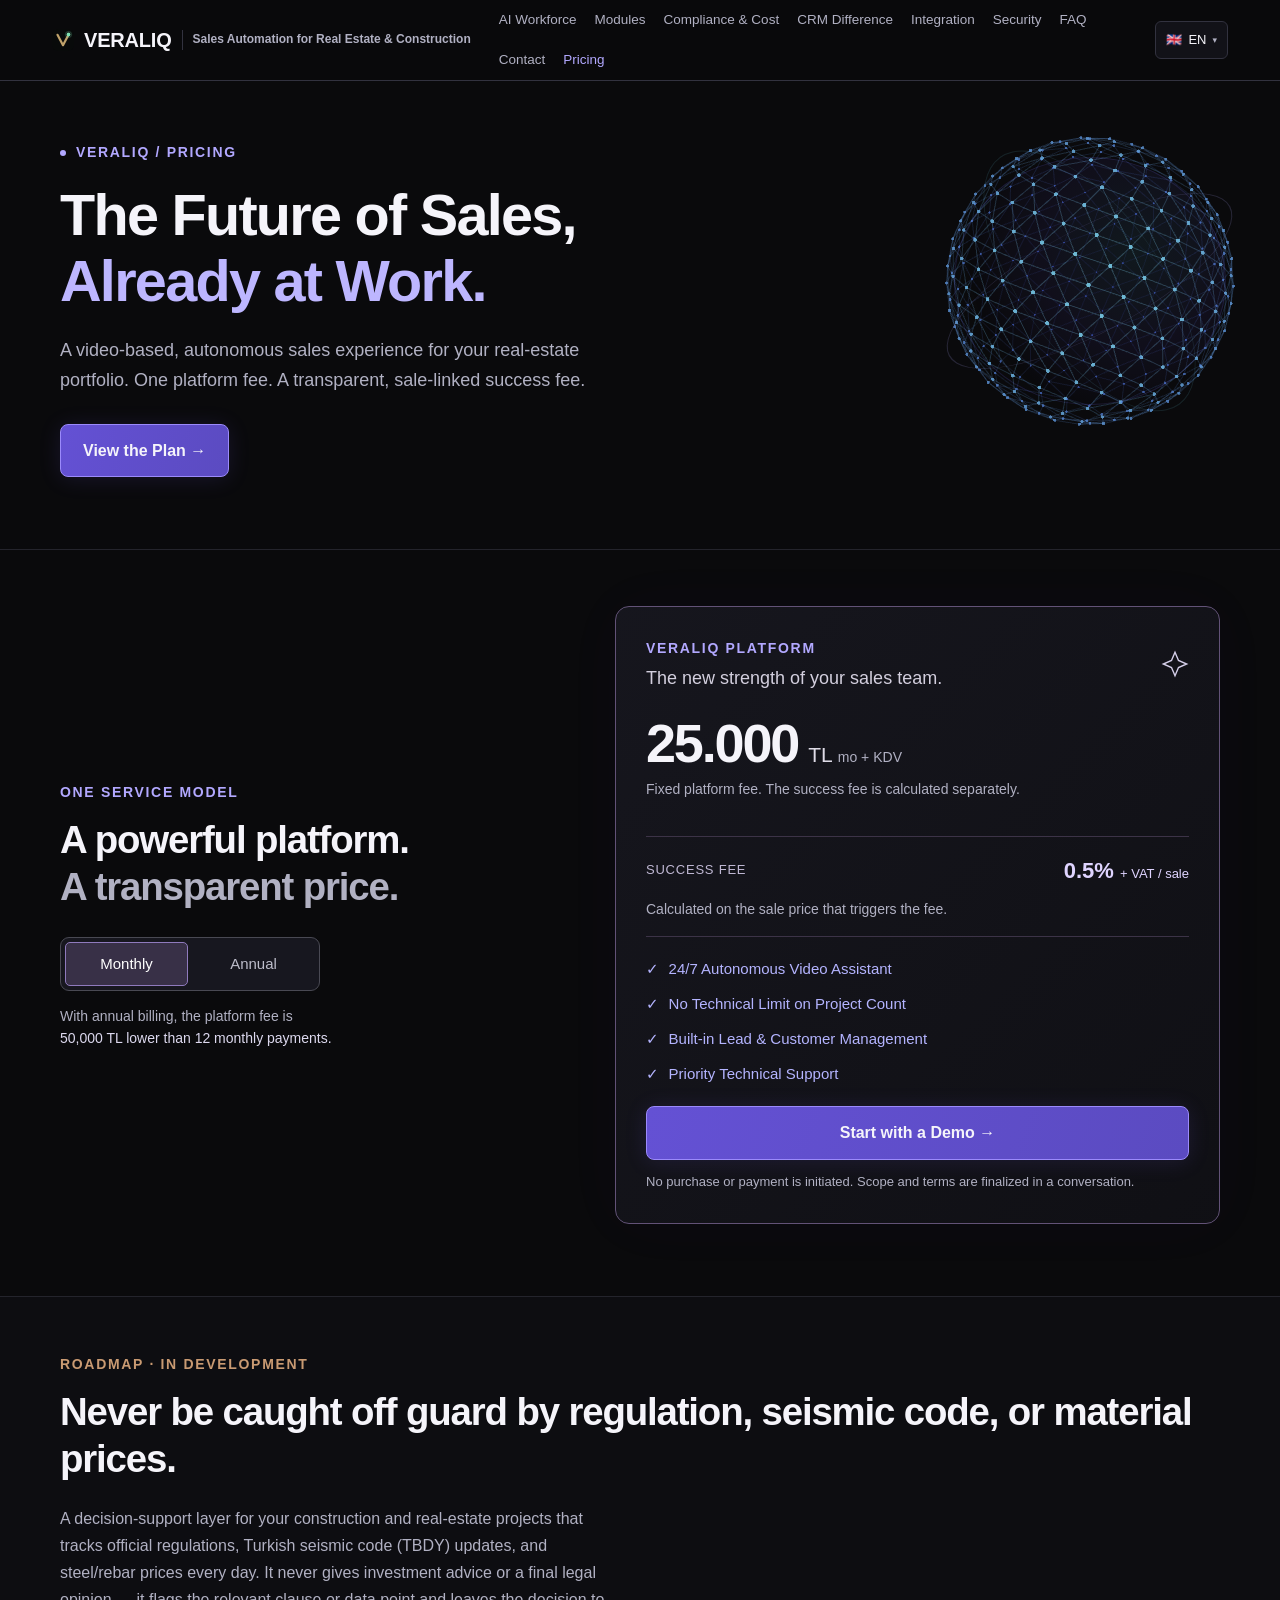
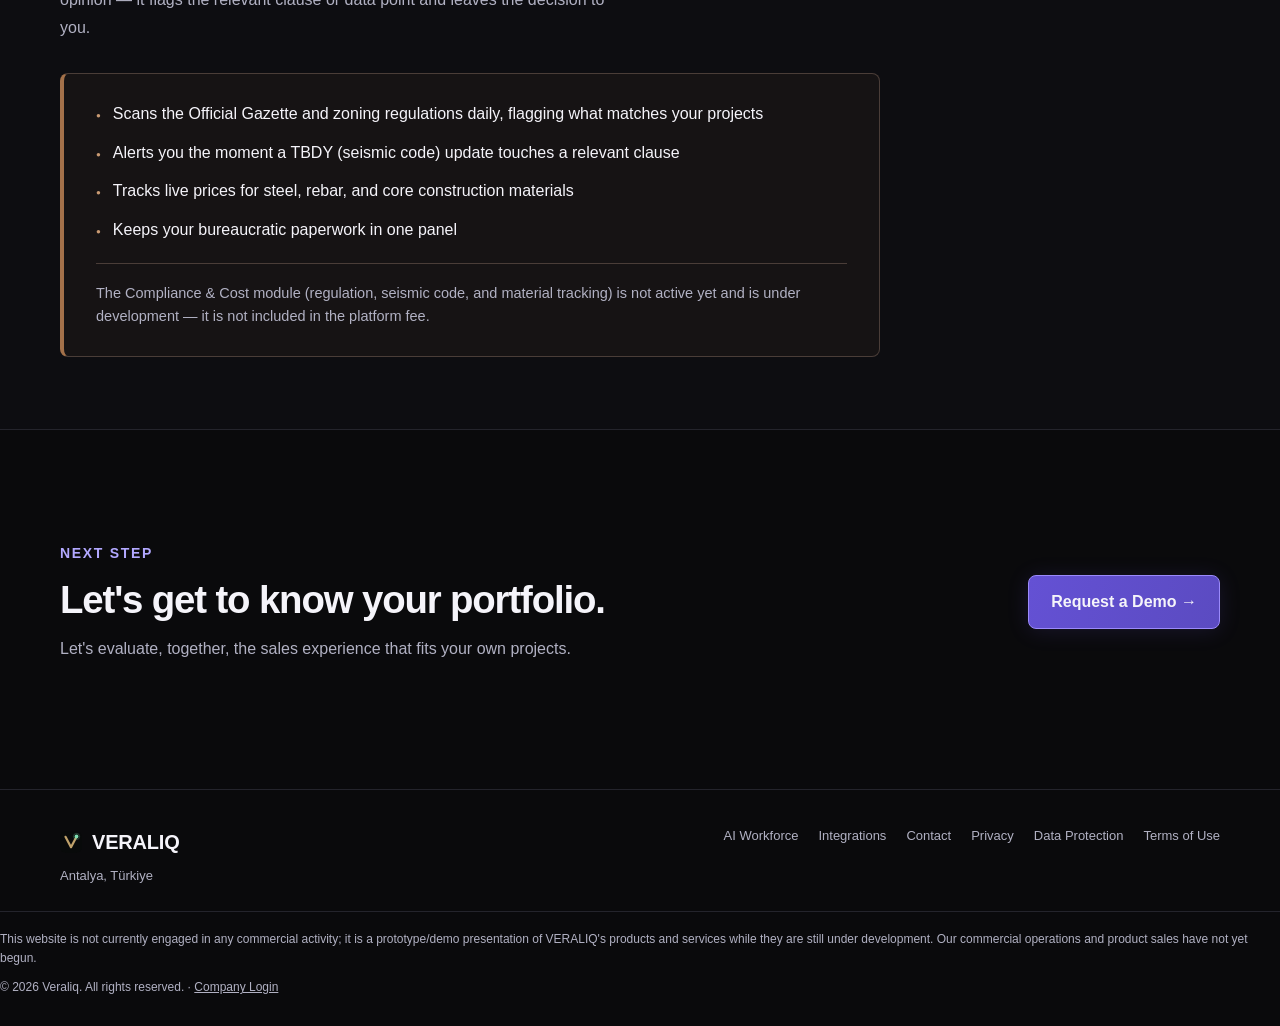
<file: pricing.html>
<!DOCTYPE html>
<html lang="tr">
<head>
<meta charset="UTF-8">
<meta name="viewport" content="width=device-width, initial-scale=1.0">
<title>VERALIQ — Fiyatlandırma</title>
<meta name="description" content="VERALIQ platform bedeli ve satışa bağlı başarı primi. Kendi personel maliyetinizle karşılaştırın.">
<link rel="icon" type="image/svg+xml" href="/assets/veraliq-mark.svg">
<link rel="icon" type="image/png" sizes="32x32" href="/assets/favicon-32.png">
<link rel="icon" type="image/png" sizes="16x16" href="/assets/favicon-16.png">
<link rel="apple-touch-icon" sizes="180x180" href="/assets/apple-touch-icon.png">
<style>
/* VERALIQ Pricing — page-scoped premium dark theme. Ported from
   VERALIQ-Pricing-Package.zip's VeraliqPricing.jsx (React/Tailwind/
   Framer Motion reference) to plain HTML/CSS/vanilla JS: this repo has
   no build step and no React runtime (see CLAUDE.md), so the JSX
   component cannot attach directly — only this page uses the dark
   theme; index/admin/portal.html keep their own light theme untouched. */
:root{
  --bg:#0a0a0c;--surface:#121218;--line:#32323f;--muted:#b1b1c3;
  --violet:#b2a8ff;--cyan:#87dafa;--text:#f5f4fa;
}
*{box-sizing:border-box;}
html{scroll-behavior:smooth;}
body{margin:0;background:var(--bg);color:var(--text);font:16px/1.6 Arial,'Segoe UI',system-ui,sans-serif;-webkit-font-smoothing:antialiased;color-scheme:dark;}
h1,h2,h3,p{margin:0;}
a{color:inherit;text-decoration:none;}
button,input{font:inherit;}
button,a,input{touch-action:manipulation;}
a:focus-visible,button:focus-visible,input:focus-visible{outline:2px solid var(--violet);outline-offset:3px;}
[id]{scroll-margin-top:96px;}
.vp-skip{position:absolute;left:20px;top:-100px;z-index:5;background:#fff;color:#111;padding:12px;border-radius:4px;}
.vp-skip:focus{top:12px;}

/* header / nav — same structural pattern as index.html, dark palette */
header{position:sticky;top:0;z-index:50;background:rgba(10,10,12,0.85);backdrop-filter:blur(10px);border-bottom:1px solid var(--line);}
header nav{display:flex;align-items:center;gap:28px;max-width:1240px;margin:0 auto;padding:0 32px;min-height:80px;}
.logo{font-weight:700;font-size:20px;letter-spacing:-0.01em;display:flex;align-items:center;gap:10px;flex-shrink:0;}
.logo-mark{width:22px;height:22px;border-radius:6px;flex-shrink:0;display:block;}
.logo-sub{font-size:12px;color:var(--muted);letter-spacing:0;padding-left:10px;border-left:1px solid var(--line);white-space:nowrap;}
@media(max-width:960px){.logo-sub{display:none;}}
.nav-links{display:flex;gap:18px;align-items:center;flex:1;flex-wrap:wrap;}
.nav-links a{font-size:13.5px;color:var(--muted);white-space:nowrap;}
.nav-links a:hover,.nav-links a.current{color:var(--text);}
.nav-links a.current{color:var(--violet);}
.nav-toggle{display:none;background:none;border:none;color:var(--text);font-size:24px;cursor:pointer;}
@media(max-width:960px){
  .nav-links{position:fixed;top:80px;left:0;right:0;height:calc(100dvh - 80px);z-index:60;background:#0a0a0c;flex-direction:column;justify-content:flex-start;align-items:stretch;padding:24px 32px;gap:0;transform:translateX(100%);transition:transform .3s ease;overflow-y:auto;}
  .nav-links a{padding:14px 0;border-bottom:1px solid var(--line);font-size:16px;}
  .nav-links.open{transform:translateX(0);}
  .nav-toggle{display:block;}
}
.lang-switch{position:relative;flex-shrink:0;}
.lang-btn{display:flex;align-items:center;gap:6px;padding:8px 10px;border:1px solid var(--line);border-radius:6px;background:var(--surface);color:var(--text);font-size:13px;cursor:pointer;white-space:nowrap;}
.lang-btn:hover{border-color:var(--violet);}
.lang-btn .car{font-size:9px;color:var(--muted);}
.lang-menu{position:absolute;top:calc(100% + 8px);right:0;min-width:170px;background:var(--surface);border:1px solid var(--line);border-radius:10px;box-shadow:0 20px 40px -12px rgba(0,0,0,0.6);padding:6px;display:none;flex-direction:column;gap:2px;z-index:70;max-height:70vh;overflow-y:auto;}
.lang-menu.open{display:flex;}
.lang-opt{display:flex;align-items:center;gap:10px;padding:9px 10px;border-radius:7px;font-size:13.5px;color:var(--text);background:none;border:none;width:100%;text-align:left;cursor:pointer;}
.lang-opt:hover{background:#1a1a22;}
.lang-opt.active{color:var(--violet);font-weight:600;background:#1e1a2c;}
[dir="rtl"] .lang-menu{right:auto;left:0;}

/* content shell */
.vp-container,.vp-footer-inner{width:calc(100% - 64px);max-width:1160px;margin:0 auto;}
.vp-kicker{font-size:14px;letter-spacing:.12em;font-weight:600;color:var(--violet);text-transform:uppercase;}

/* hero */
.vp-hero{position:relative;display:flex;align-items:center;min-height:420px;padding:60px 0 72px;overflow:hidden;}
.vp-hero-copy{position:relative;z-index:1;max-width:700px;}
.vp-status-dot{display:inline-block;background:var(--violet);width:6px;height:6px;border-radius:50%;margin-right:10px;vertical-align:middle;}
.vp-hero h1{font-size:clamp(34px,4.5vw,58px);line-height:1.14;letter-spacing:-.03em;font-weight:650;margin:20px 0;}
.vp-hero h1 span{color:#bdb6ff;}
.vp-lead{max-width:560px;color:var(--muted);font-size:18px;line-height:1.7;}
.vp-hero-actions{display:flex;align-items:center;gap:26px;margin-top:28px;flex-wrap:wrap;}
.vp-primary{display:inline-flex;align-items:center;justify-content:center;gap:12px;min-height:50px;padding:13px 22px;background:linear-gradient(110deg,#6451d4,#5b4bc1);border:1px solid #9b8afb;border-radius:8px;font-weight:600;font-size:16px;box-shadow:0 2px 22px rgba(124,103,255,.13);transition:background .2s,box-shadow .2s;cursor:pointer;}
.vp-primary:hover{background:#7561e5;box-shadow:0 4px 28px rgba(124,103,255,.27);}
.vp-primary:active{transform:scale(.98);}
.vp-text-link{display:inline-flex;align-items:center;min-height:44px;gap:10px;font-size:15px;cursor:pointer;background:none;border:none;color:inherit;}
.vp-text-link:hover{color:#c2b9ff;}
.vp-orb{position:absolute;width:440px;height:400px;right:-30px;top:0;pointer-events:none;opacity:.85;}
.vp-orb canvas{position:absolute;width:100%;height:100%;inset:0;}
.vp-orb-fallback{position:absolute;inset:19%;border:1px solid rgba(114,112,243,0.2);border-radius:50%;background:radial-gradient(circle at 66% 38%,rgba(104,212,255,.09),rgba(120,99,255,.08) 40%,transparent 73%);}
.vp-orbit{position:absolute;inset:21%;border:1px solid rgba(154,152,223,0.23);border-radius:50%;transform:rotate(-28deg) scaleX(1.25) scaleY(.45);}
.vp-orbit-b{transform:rotate(54deg) scaleX(1.2) scaleY(.6);border-color:rgba(123,228,255,0.13);}
@media(max-width:760px){.vp-orb{width:280px;height:280px;opacity:.3;}}

/* sections */
.vp-section{padding:56px 0 72px;border-top:1px solid #24242c;}
.vp-section h2{font-size:clamp(28px,3vw,40px);line-height:1.22;letter-spacing:-.03em;font-weight:550;margin:14px 0 22px;}
.vp-section h2 span{color:var(--muted);}
.vp-section h3{font-size:18px;line-height:1.4;font-weight:550;}

/* pricing plan */
.vp-pricing{display:grid;grid-template-columns:.9fr 1.1fr;gap:60px;align-items:center;}
@media(max-width:900px){.vp-pricing{grid-template-columns:1fr;gap:32px;}}
.vp-toggle{display:flex;background:#17171f;border:1px solid #494953;padding:4px;border-radius:9px;max-width:260px;margin-top:26px;gap:4px;}
.vp-toggle button{flex:1;min-height:44px;border:1px solid transparent;border-radius:5px;background:transparent;color:#bdbdca;cursor:pointer;font-size:15px;}
.vp-toggle button[aria-pressed=true]{background:#383047;color:#fff;border-color:#8f7abd;}
.vp-annual-note{font-size:14px;color:var(--muted);margin-top:14px;}
.vp-annual-note strong{font-weight:500;color:#ddd9ef;}
.vp-plan-card{border:1px solid #625277;border-radius:14px;padding:30px;background:linear-gradient(135deg,rgba(23,23,31,.92),rgba(16,16,21,.94));box-shadow:0 0 65px rgba(125,79,233,0.03);}
.vp-card-head{display:flex;gap:16px;align-items:center;justify-content:space-between;}
.vp-card-head h3{color:#d3cfde;font-weight:400;margin-top:6px;}
.vp-price{display:flex;align-items:baseline;gap:10px;flex-wrap:wrap;margin:20px 0 2px;font-variant-numeric:tabular-nums;}
.vp-price-amount{display:inline-block;font-size:clamp(38px,4.5vw,54px);font-weight:600;line-height:1.2;letter-spacing:-.04em;transition:opacity .2s ease;}
.vp-price-unit{font-size:21px;color:#dedbe7;}
.vp-price-unit small{font-size:14px;color:var(--muted);}
.vp-price-note{font-size:14px;color:var(--muted);min-height:38px;}
.vp-fee{display:grid;gap:10px;margin:20px 0;padding:16px 0;border-top:1px solid #3c3347;border-bottom:1px solid #3c3347;}
.vp-fee-top{display:flex;gap:14px;justify-content:space-between;align-items:center;}
.vp-fee-top>span{font-size:13px;letter-spacing:.06em;color:#c0b8d4;}
.vp-fee strong{font-size:22px;font-weight:600;color:#dfd4ff;}
.vp-fee small{font-size:13px;font-weight:400;}
.vp-fee p{font-size:14px;color:var(--muted);margin:0;}
.vp-fee b{font-weight:500;color:#e1dce9;}
.vp-features{list-style:none;padding:0;margin:20px 0;}
.vp-features li{display:flex;gap:10px;font-size:15px;margin:11px 0;align-items:baseline;}
.vp-features li span{color:#b4b4ff;flex-shrink:0;}
.vp-wide{width:100%;justify-content:center;}
.vp-card-foot{font-size:13px;color:var(--muted);margin-top:12px;line-height:1.6;}
.vp-compliance-note{margin-top:18px;padding:14px 16px;border:1px solid #3c3347;border-radius:8px;background:rgba(140,120,220,0.06);font-size:13.5px;color:var(--muted);line-height:1.55;}

/* compliance & cost (moved here from index.html's #compliance-cost) */
.vp-kicker-regulatory{color:#c99a72;}
.vp-compliance-panel{margin-top:32px;padding:28px 32px;border:1px solid #4a3d38;border-inline-start:4px solid #a3714a;border-radius:8px;background:rgba(163,113,74,0.06);max-width:820px;}
.vp-compliance-list{list-style:none;margin:0 0 20px;padding:0;display:flex;flex-direction:column;gap:14px;}
.vp-compliance-list li{display:flex;gap:12px;font-size:16px;line-height:1.55;color:var(--text);}
.vp-compliance-list li::before{content:'●';color:#c99a72;font-size:8px;margin-top:8px;flex-shrink:0;}
.vp-compliance-included{margin:0;padding-top:18px;border-top:1px solid #4a3d38;font-size:14.5px;color:var(--muted);line-height:1.6;}

/* closing + footer */
.vp-closing{display:flex;align-items:center;justify-content:space-between;gap:36px;padding:56px 0;flex-wrap:wrap;}
.vp-closing p:last-child{max-width:520px;color:var(--muted);margin-top:10px;}
footer{border-top:1px solid #24242c;padding:36px 0 28px;}
.vp-footer-inner{display:flex;flex-wrap:wrap;justify-content:space-between;gap:24px;align-items:flex-start;}
.vp-footer-links{display:flex;flex-wrap:wrap;gap:20px;}
.vp-footer-links a{font-size:13px;color:var(--muted);}
.vp-footer-links a:hover{color:var(--text);}
.vp-footer-bottom{border-top:1px solid #24242c;margin-top:24px;padding-top:18px;font-size:12px;color:var(--muted);line-height:1.6;}

@media(prefers-reduced-motion:reduce){
  *,*::before,*::after{animation:none!important;transition:none!important;scroll-behavior:auto!important;}
}
</style>
</head>
<body class="vp">

<a class="vp-skip" href="#fiyatlandirma" data-i18n="a11y.skipToContent">İçeriğe geç</a>

<header>
  <nav>
    <a href="/" class="logo" aria-label="VERALIQ ana sayfa"><img class="logo-mark" src="/assets/veraliq-mark.svg" alt="VERALIQ" width="22" height="22">VERALIQ<span class="logo-sub" data-i18n="logo.sub">Teknoloji &amp; Dijital Satış Çözümleri</span></a>
    <div class="nav-links" id="navLinks">
      <a href="/#workforce" data-i18n="nav.workforce">AI Workforce</a>
      <a href="/#modules" data-i18n="nav.modules">Modüller</a>
      <a href="/#compliance-cost" data-i18n="nav.compliance">Uyum &amp; Maliyet</a>
      <a href="/#compare" data-i18n="nav.compare">CRM Farkı</a>
      <a href="/#channels" data-i18n="nav.channels">Entegrasyon</a>
      <a href="/#trust" data-i18n="nav.trust">Güvenlik</a>
      <a href="/#faq" data-i18n="nav.faq">SSS</a>
      <a href="/#contact" data-i18n="nav.contact">İletişim</a>
      <a href="/pricing.html" class="current" aria-current="page" data-i18n="nav.pricing">Fiyatlandırma</a>
    </div>
    <div class="lang-switch" id="langSwitch">
      <button type="button" class="lang-btn" id="langBtn" data-i18n-aria="lang.switcherLabel" aria-label="Dil seçin" aria-haspopup="true" aria-expanded="false">
        <span id="langBtnFlag">🇹🇷</span><span id="langBtnCode">TR</span><span class="car">▾</span>
      </button>
      <div class="lang-menu" id="langMenu" role="menu"></div>
    </div>
    <button class="nav-toggle" id="navToggle">☰</button>
  </nav>
</header>

<main>
  <section class="vp-hero">
    <div class="vp-orb" id="vpOrb" aria-hidden="true">
      <div class="vp-orb-fallback"></div>
      <canvas id="vpOrbCanvas"></canvas>
      <div class="vp-orbit"></div>
      <div class="vp-orbit vp-orbit-b"></div>
    </div>
    <div class="vp-container">
      <div class="vp-hero-copy">
        <p class="vp-kicker"><span class="vp-status-dot"></span><span data-i18n="pricing.eyebrow">VERALIQ / FİYATLANDIRMA</span></p>
        <h1 data-i18n="pricing.h1" data-i18n-html="1">Geleceğin Satış Gücü<br><span>Şimdi İş Başında.</span></h1>
        <p class="vp-lead" data-i18n="pricing.lead">Gayrimenkul portföyünüz için görüntülü, otonom bir satış deneyimi. Tek platform bedeli. Satışa bağlı, şeffaf başarı primi.</p>
        <div class="vp-hero-actions">
          <a class="vp-primary" href="#fiyatlandirma" data-i18n="pricing.cta.plan">Planı İnceleyin →</a>
        </div>
      </div>
    </div>
  </section>

  <section id="fiyatlandirma" class="vp-section">
    <div class="vp-container vp-pricing">
      <div>
        <p class="vp-kicker" data-i18n="pricing.plan.kicker">TEK HİZMET MODELİ</p>
        <h2 data-i18n="pricing.plan.h2" data-i18n-html="1">Güçlü bir platform.<br><span>Açık bir fiyat.</span></h2>
        <div class="vp-toggle" role="group" aria-label="Platform ücret dönemi" id="vpToggle">
          <button type="button" id="vpToggleMonthly" aria-pressed="true" data-i18n="pricing.toggle.monthly">Aylık</button>
          <button type="button" id="vpToggleAnnual" aria-pressed="false" data-i18n="pricing.toggle.annual">Yıllık</button>
        </div>
        <p class="vp-annual-note" data-i18n="pricing.annual.note" data-i18n-html="1">Yıllık seçimde platform bedeli<br><strong>12 aylık ödemeye göre 50.000 TL daha düşük.</strong></p>
      </div>
      <div class="vp-plan-card">
        <div class="vp-card-head">
          <div>
            <p class="vp-kicker" data-i18n="pricing.card.kicker">VERALIQ PLATFORM</p>
            <h3 data-i18n="pricing.card.h3">Satış ekibinizin yeni gücü.</h3>
          </div>
          <svg width="28" height="28" viewBox="0 0 24 24" fill="none" aria-hidden="true" style="color:#d4cee8;flex-shrink:0;"><path d="M12 2 15 9 22 12 15 15 12 22 9 15 2 12 9 9Z" stroke="currentColor" stroke-width="1.2"/></svg>
        </div>
        <div class="vp-price" aria-live="polite">
          <span class="vp-price-amount" id="vpPriceAmount">25.000</span>
          <span class="vp-price-unit">TL <small><span id="vpPriceUnit" data-i18n="pricing.price.unit.monthly">ay</span> + KDV</small></span>
        </div>
        <p class="vp-price-note" id="vpPriceNote" data-i18n="pricing.price.note.monthly">Sabit platform bedeli. Başarı primi ayrıca hesaplanır.</p>
        <div class="vp-fee">
          <div class="vp-fee-top"><span data-i18n="pricing.fee.label">BAŞARI PRİMİ</span><strong data-i18n="pricing.fee.rate" data-i18n-html="1">%0,5 <small>+ KDV / satış</small></strong></div>
          <p data-i18n="pricing.fee.desc" data-i18n-html="1">Prim doğuran satış bedeli üzerinden.<br><b>5.000.000 TL satış → 25.000 TL + KDV prim.</b></p>
        </div>
        <ul class="vp-features">
          <li><span aria-hidden="true">✓</span><span data-i18n="pricing.feature1">7/24 Otonom Görüntülü Asistan</span></li>
          <li><span aria-hidden="true">✓</span><span data-i18n="pricing.feature2">Sınırsız Proje Sunumu</span></li>
          <li><span aria-hidden="true">✓</span><span data-i18n="pricing.feature3">CRM Lead Entegrasyonu</span></li>
          <li><span aria-hidden="true">✓</span><span data-i18n="pricing.feature4">Öncelikli Teknik Destek</span></li>
        </ul>
        <a class="vp-primary vp-wide" href="/#contact" data-i18n="pricing.card.cta">Demo ile Başlayın →</a>
        <p class="vp-card-foot" data-i18n="pricing.card.foot">Satın alma veya tahsilat başlatılmaz. Kapsam ve koşullar görüşmede netleştirilir.</p>
      </div>
    </div>
  </section>

  <section id="compliance-cost" class="vp-section" style="background:#0d0d11;">
    <div class="vp-container">
      <p class="vp-kicker vp-kicker-regulatory" data-i18n="cc.eyebrow">YENİ · KURUMSAL EK MODÜL</p>
      <h2 data-i18n="cc.h2">Mevzuat, deprem yönetmeliği ve emtia fiyatları sizi şaşırtmasın.</h2>
      <p class="vp-lead" style="font-size:16px;" data-i18n="cc.p">İnşaat ve gayrimenkul projeleriniz için resmi mevzuatı, TBDY güncellemelerini ve demir/çelik fiyatlarını günlük takip eden bir karar destek katmanı. Yatırım tavsiyesi veya kesin hukuki görüş vermez — ilgili maddeye ve veriye dikkatinizi çeker, kararı size bırakır.</p>
      <div class="vp-compliance-panel">
        <ul class="vp-compliance-list">
          <li data-i18n="cc.li1">Resmi Gazete ve imar mevzuatını her gün tarar, projenizle eşleşeni işaretler</li>
          <li data-i18n="cc.li2">TBDY (deprem yönetmeliği) güncellemelerinde ilgili maddeye anında dikkat çeker</li>
          <li data-i18n="cc.li3">Demir, çelik ve temel inşaat emtialarının fiyatını canlı izler</li>
          <li data-i18n="cc.li4">Bürokratik evrak sürecinizi tek panelde takip eder</li>
        </ul>
        <p class="vp-compliance-included" data-i18n="pricing.compliance.note">Uyum &amp; Maliyet modülü (mevzuat, deprem yönetmeliği ve emtia takibi) platform bedeline dahildir; ayrıca satın alma gerektirmez.</p>
      </div>
    </div>
  </section>

  <section class="vp-section" style="border-top:1px solid #24242c;">
    <div class="vp-container vp-closing">
      <div>
        <p class="vp-kicker" data-i18n="pricing.closing.kicker">BİR SONRAKİ ADIM</p>
        <h2 style="margin:12px 0;" data-i18n="pricing.closing.h2">Portföyünüzle tanışalım.</h2>
        <p data-i18n="pricing.closing.lead">Kendi projeleriniz üzerinden, size uygun satış deneyimini birlikte değerlendirelim.</p>
      </div>
      <a class="vp-primary" href="/#contact" data-i18n="pricing.closing.cta">Demo Talep Edin →</a>
    </div>
  </section>
</main>

<footer>
  <div class="vp-footer-inner">
    <div>
      <a href="/" class="logo" aria-label="VERALIQ ana sayfa"><img class="logo-mark" src="/assets/veraliq-mark.svg" alt="VERALIQ" width="20" height="20">VERALIQ</a>
      <p style="max-width:280px;font-size:13px;color:var(--muted);margin-top:8px;" data-i18n="footer.address">Antalya, Türkiye</p>
    </div>
    <div class="vp-footer-links">
      <a href="/#workforce" data-i18n="nav.workforce">AI Workforce</a>
      <a href="/#channels" data-i18n="footer.link2">Entegrasyonlar</a>
      <a href="/#contact" data-i18n="footer.link4">İletişim</a>
      <a href="/privacy.html" data-i18n="footer.link5">Gizlilik</a>
      <a href="/kvkk.html" data-i18n="footer.link6">KVKK</a>
      <a href="/terms.html" data-i18n="footer.link7">Kullanım Koşulları</a>
    </div>
  </div>
  <div class="vp-footer-bottom">
    <div data-i18n="footer.prototypeNotice">Bu web sitesi şu an herhangi bir ticari faaliyette bulunmamaktadır; VERALIQ ürün ve hizmetlerinin geliştirme aşamasındaki bir prototip/demo sunumudur. Ticari faaliyetimiz ve ürün satışımız henüz başlamamıştır.</div>
    <div style="margin-top:10px;"><span data-i18n="footer.copyright">© 2026 Veraliq. Tüm hakları saklıdır.</span> · <a href="/portal.html" style="text-decoration:underline;" data-i18n="footer.portalLink">Şirket Girişi</a></div>
  </div>
</footer>

<script src="i18n.js?v=8"></script>
<script src="script.js?v=10"></script>
<script src="pricing.js?v=3"></script>
</body>
</html>
</file>
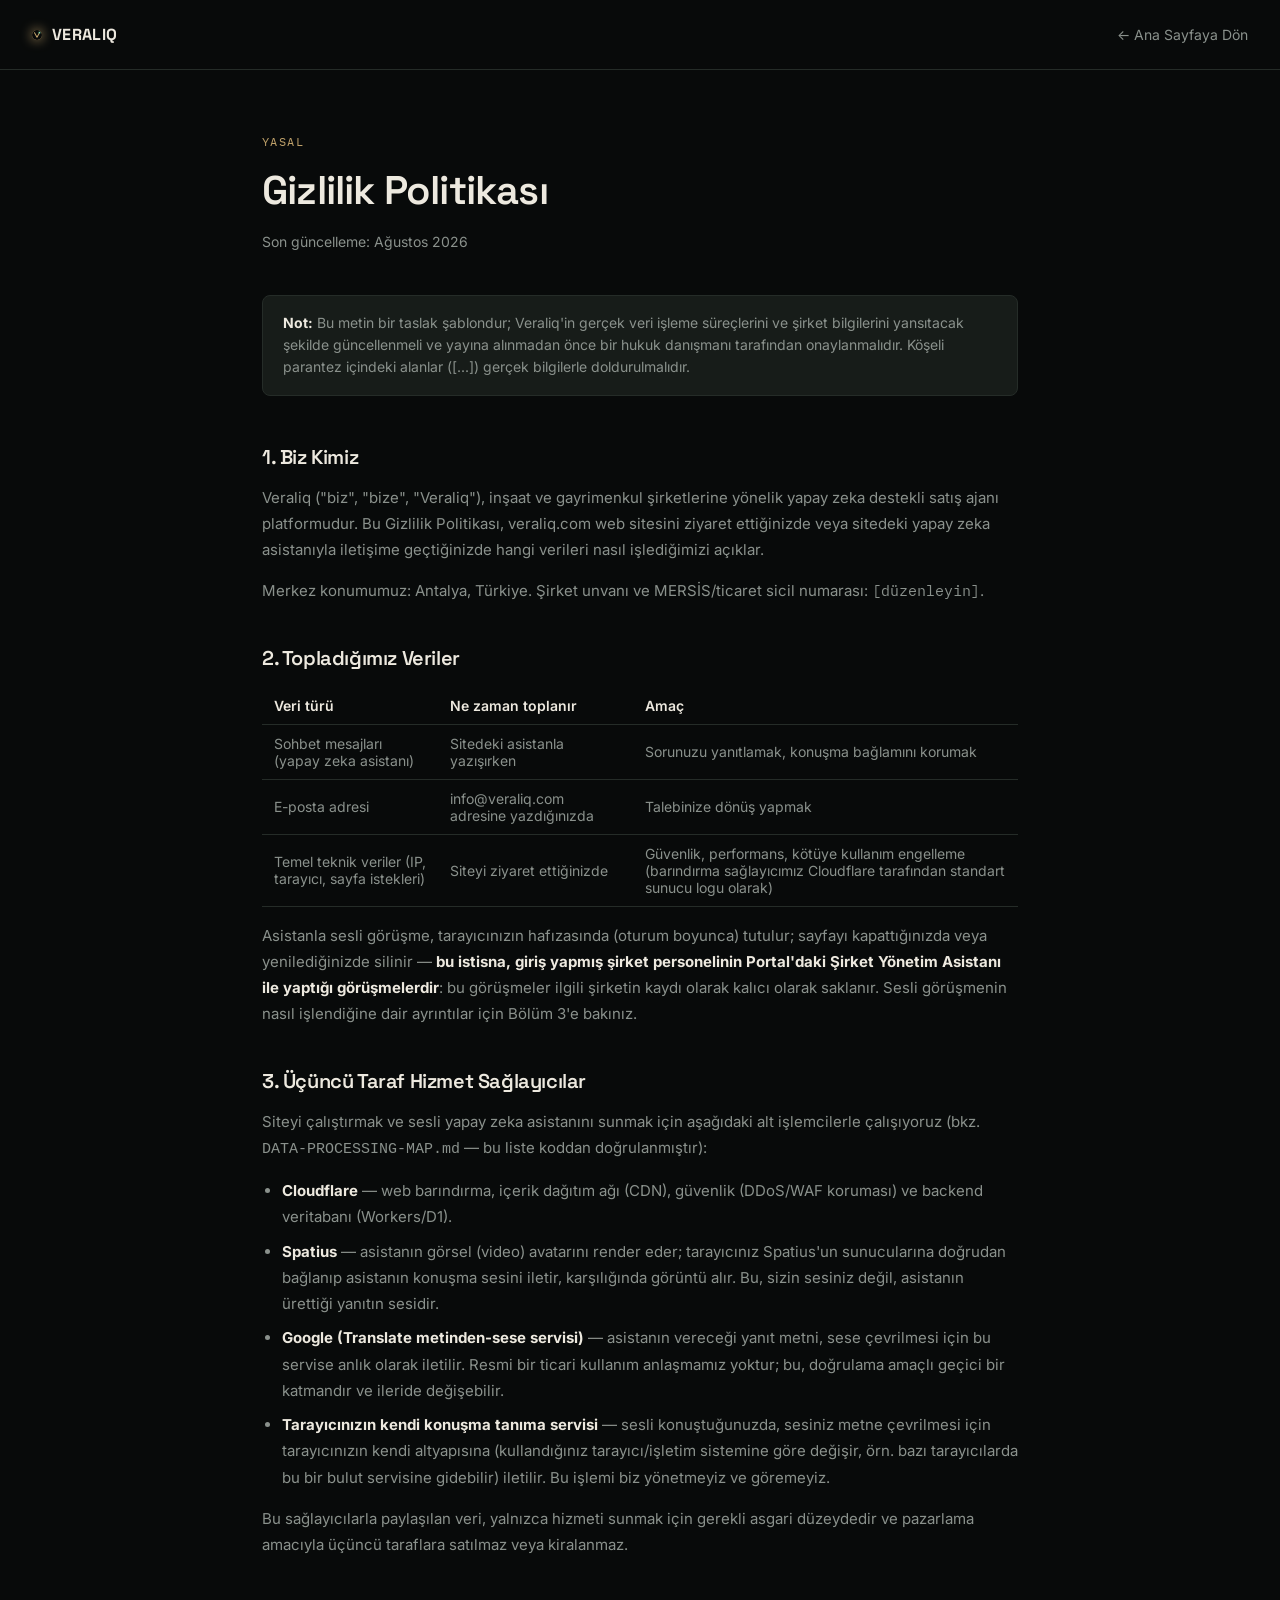
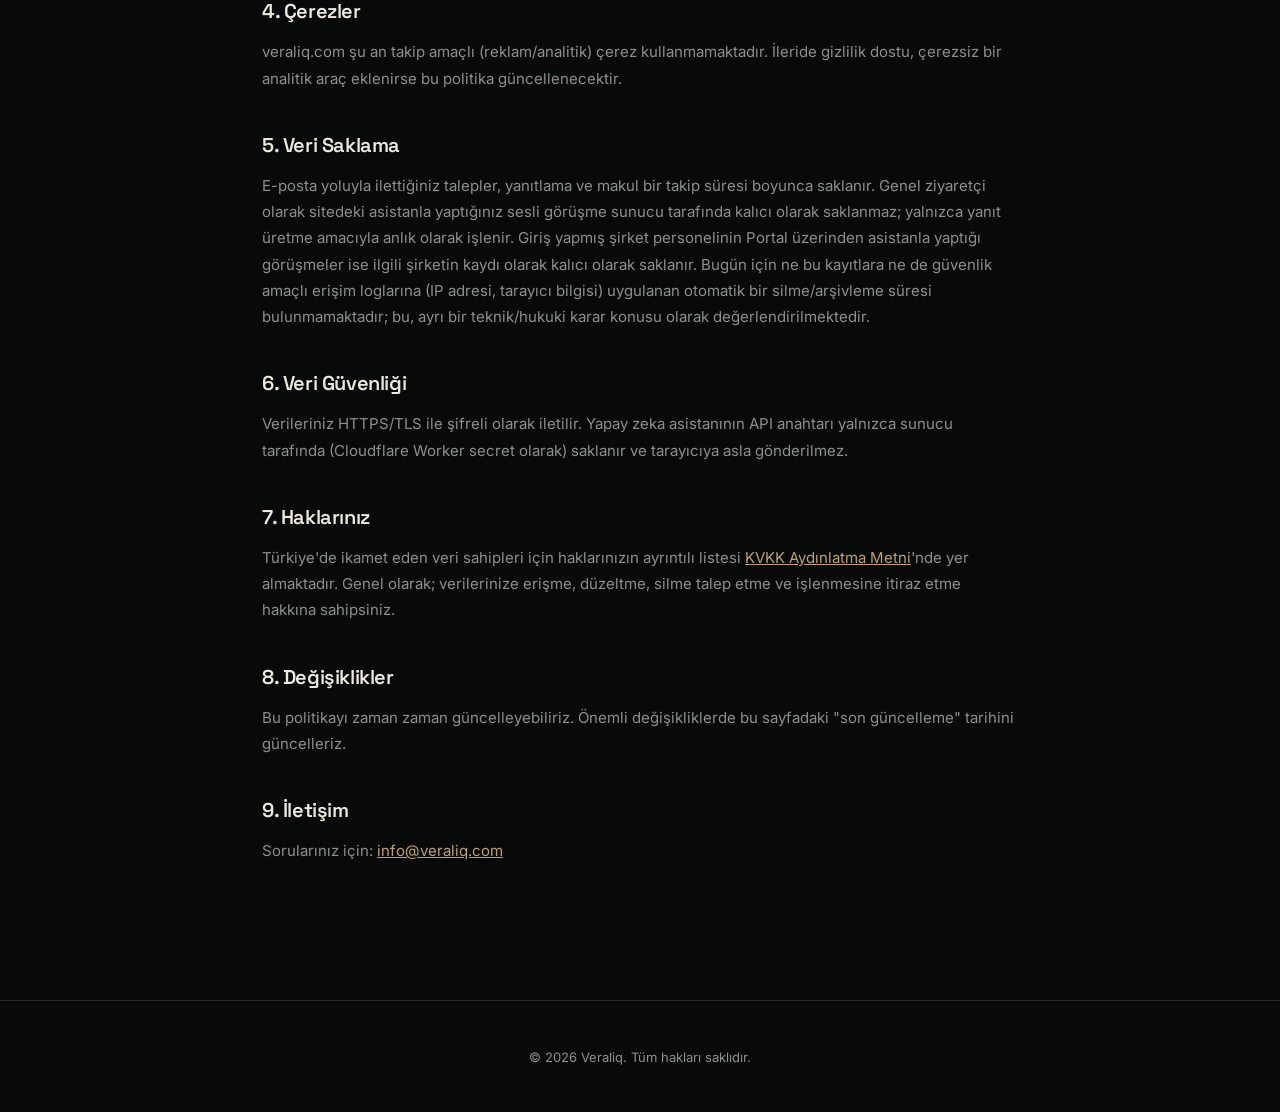
<file: privacy.html>
<!DOCTYPE html>
<html lang="tr">
<head>
<meta charset="UTF-8">
<meta name="viewport" content="width=device-width, initial-scale=1.0">
<title>Gizlilik Politikası — Veraliq</title>
<meta name="description" content="Veraliq gizlilik politikası: hangi verileri topluyoruz, nasıl kullanıyoruz ve haklarınız nelerdir.">
<meta name="robots" content="noindex">
<link rel="icon" type="image/svg+xml" href="/assets/veraliq-mark.svg">
<link rel="icon" type="image/png" sizes="32x32" href="/assets/favicon-32.png">
<link rel="icon" type="image/png" sizes="16x16" href="/assets/favicon-16.png">
<link rel="apple-touch-icon" sizes="180x180" href="/assets/apple-touch-icon.png">
<link rel="preconnect" href="https://fonts.googleapis.com">
<link href="https://fonts.googleapis.com/css2?family=Space+Grotesk:wght@400;500;600;700&family=Inter:wght@400;500;600&family=IBM+Plex+Mono:wght@400;500&display=swap" rel="stylesheet">
<style>
  :root{
    /* VERALIQ Design System — Obsidian + Champagne + AI Mint */
    --ink:#080A0A;
    --ink-2:#101413;
    --panel:#171C19;
    --line: #252C28;
    --text:#EDE9DF;
    --text-dim:#8A918C;
    --blue:#BFA16A;
    --blue-dim:#D4BB87;
    --gold:#BFA16A;
    --green:#7EE0B2;
    --radius: 8px;
  }
  *{box-sizing:border-box;}
  html{scroll-behavior:smooth;}
  body{
    margin:0;
    background:var(--ink);
    color:var(--text);
    font-family:'Inter',sans-serif;
    -webkit-font-smoothing:antialiased;
  }
  h1,h2,.display{
    font-family:'Space Grotesk',sans-serif;
    letter-spacing:-0.02em;
    font-weight:600;
    margin:0;
  }
  .mono{font-family:'IBM Plex Mono',monospace;}
  .wrap{max-width:820px;margin:0 auto;padding:0 32px;}
  @media(max-width:640px){.wrap{padding:0 20px;}}
  nav{
    display:flex;align-items:center;justify-content:space-between;
    padding:24px 32px;border-bottom:1px solid var(--line);
  }
  .logo{display:flex;align-items:center;gap:10px;font-family:'Space Grotesk',sans-serif;font-weight:700;letter-spacing:0.02em;text-decoration:none;color:var(--text);}
  .logo-mark{width:10px;height:10px;border-radius:50%;background:var(--blue);box-shadow:0 0 12px var(--blue);}
  nav a.back{color:var(--text-dim);font-size:14px;text-decoration:none;}
  nav a.back:hover{color:var(--text);}
  main{padding:64px 0 96px;}
  .eyebrow{font-family:'IBM Plex Mono',monospace;font-size:12px;letter-spacing:0.12em;color:var(--blue);text-transform:uppercase;margin-bottom:16px;}
  h1{font-size:clamp(28px,4vw,40px);margin-bottom:8px;}
  .updated{color:var(--text-dim);font-size:14px;margin-bottom:40px;}
  .notice{
    background:var(--panel);border:1px solid var(--line);border-radius:var(--radius);
    padding:16px 20px;font-size:14px;color:var(--text-dim);margin-bottom:48px;line-height:1.6;
  }
  .notice strong{color:var(--text);}
  section{margin-bottom:40px;}
  h2{font-size:20px;margin-bottom:14px;}
  p, li{color:var(--text-dim);line-height:1.75;font-size:15px;}
  ul{padding-left:20px;margin:12px 0;}
  li{margin-bottom:8px;}
  strong{color:var(--text);}
  a{color:var(--blue);}
  table{width:100%;border-collapse:collapse;margin:16px 0;font-size:14px;}
  th,td{text-align:left;padding:10px 12px;border-bottom:1px solid var(--line);color:var(--text-dim);}
  th{color:var(--text);font-weight:600;}
  footer{border-top:1px solid var(--line);padding:32px 0;text-align:center;}
  footer p{font-size:13px;}
</style>
</head>
<body>

<nav>
  <a href="/" class="logo"><img class="logo-mark" src="/assets/veraliq-mark.svg" alt="VERALIQ" width="22" height="22" style="border-radius:6px;">VERALIQ</a>
  <a href="/" class="back">← Ana Sayfaya Dön</a>
</nav>

<main>
  <div class="wrap">
    <div class="eyebrow">YASAL</div>
    <h1>Gizlilik Politikası</h1>
    <p class="updated">Son güncelleme: Ağustos 2026</p>

    <div class="notice">
      <strong>Not:</strong> Bu metin bir taslak şablondur; Veraliq'in gerçek veri işleme süreçlerini ve şirket bilgilerini yansıtacak şekilde güncellenmeli ve yayına alınmadan önce bir hukuk danışmanı tarafından onaylanmalıdır. Köşeli parantez içindeki alanlar ([...]) gerçek bilgilerle doldurulmalıdır.
    </div>

    <section>
      <h2>1. Biz Kimiz</h2>
      <p>Veraliq ("biz", "bize", "Veraliq"), inşaat ve gayrimenkul şirketlerine yönelik yapay zeka destekli satış ajanı platformudur. Bu Gizlilik Politikası, veraliq.com web sitesini ziyaret ettiğinizde veya sitedeki yapay zeka asistanıyla iletişime geçtiğinizde hangi verileri nasıl işlediğimizi açıklar.</p>
      <p>Merkez konumumuz: Antalya, Türkiye. Şirket unvanı ve MERSİS/ticaret sicil numarası: <span class="mono">[düzenleyin]</span>.</p>
    </section>

    <section>
      <h2>2. Topladığımız Veriler</h2>
      <table>
        <tr><th>Veri türü</th><th>Ne zaman toplanır</th><th>Amaç</th></tr>
        <tr><td>Sohbet mesajları (yapay zeka asistanı)</td><td>Sitedeki asistanla yazışırken</td><td>Sorunuzu yanıtlamak, konuşma bağlamını korumak</td></tr>
        <tr><td>E-posta adresi</td><td>info@veraliq.com adresine yazdığınızda</td><td>Talebinize dönüş yapmak</td></tr>
        <tr><td>Temel teknik veriler (IP, tarayıcı, sayfa istekleri)</td><td>Siteyi ziyaret ettiğinizde</td><td>Güvenlik, performans, kötüye kullanım engelleme (barındırma sağlayıcımız Cloudflare tarafından standart sunucu logu olarak)</td></tr>
      </table>
      <p>Asistanla sesli görüşme, tarayıcınızın hafızasında (oturum boyunca) tutulur; sayfayı kapattığınızda veya yenilediğinizde silinir — <strong>bu istisna, giriş yapmış şirket personelinin Portal'daki Şirket Yönetim Asistanı ile yaptığı görüşmelerdir</strong>: bu görüşmeler ilgili şirketin kaydı olarak kalıcı olarak saklanır. Sesli görüşmenin nasıl işlendiğine dair ayrıntılar için Bölüm 3'e bakınız.</p>
    </section>

    <section>
      <h2>3. Üçüncü Taraf Hizmet Sağlayıcılar</h2>
      <p>Siteyi çalıştırmak ve sesli yapay zeka asistanını sunmak için aşağıdaki alt işlemcilerle çalışıyoruz (bkz. <code>DATA-PROCESSING-MAP.md</code> — bu liste koddan doğrulanmıştır):</p>
      <ul>
        <li><strong>Cloudflare</strong> — web barındırma, içerik dağıtım ağı (CDN), güvenlik (DDoS/WAF koruması) ve backend veritabanı (Workers/D1).</li>
        <li><strong>Spatius</strong> — asistanın görsel (video) avatarını render eder; tarayıcınız Spatius'un sunucularına doğrudan bağlanıp asistanın konuşma sesini iletir, karşılığında görüntü alır. Bu, sizin sesiniz değil, asistanın ürettiği yanıtın sesidir.</li>
        <li><strong>Google (Translate metinden-sese servisi)</strong> — asistanın vereceği yanıt metni, sese çevrilmesi için bu servise anlık olarak iletilir. Resmi bir ticari kullanım anlaşmamız yoktur; bu, doğrulama amaçlı geçici bir katmandır ve ileride değişebilir.</li>
        <li><strong>Tarayıcınızın kendi konuşma tanıma servisi</strong> — sesli konuştuğunuzda, sesiniz metne çevrilmesi için tarayıcınızın kendi altyapısına (kullandığınız tarayıcı/işletim sistemine göre değişir, örn. bazı tarayıcılarda bu bir bulut servisine gidebilir) iletilir. Bu işlemi biz yönetmeyiz ve göremeyiz.</li>
      </ul>
      <p>Bu sağlayıcılarla paylaşılan veri, yalnızca hizmeti sunmak için gerekli asgari düzeydedir ve pazarlama amacıyla üçüncü taraflara satılmaz veya kiralanmaz.</p>
    </section>

    <section>
      <h2>4. Çerezler</h2>
      <p>veraliq.com şu an takip amaçlı (reklam/analitik) çerez kullanmamaktadır. İleride gizlilik dostu, çerezsiz bir analitik araç eklenirse bu politika güncellenecektir.</p>
    </section>

    <section>
      <h2>5. Veri Saklama</h2>
      <p>E-posta yoluyla ilettiğiniz talepler, yanıtlama ve makul bir takip süresi boyunca saklanır. Genel ziyaretçi olarak sitedeki asistanla yaptığınız sesli görüşme sunucu tarafında kalıcı olarak saklanmaz; yalnızca yanıt üretme amacıyla anlık olarak işlenir. Giriş yapmış şirket personelinin Portal üzerinden asistanla yaptığı görüşmeler ise ilgili şirketin kaydı olarak kalıcı olarak saklanır. Bugün için ne bu kayıtlara ne de güvenlik amaçlı erişim loglarına (IP adresi, tarayıcı bilgisi) uygulanan otomatik bir silme/arşivleme süresi bulunmamaktadır; bu, ayrı bir teknik/hukuki karar konusu olarak değerlendirilmektedir.</p>
    </section>

    <section>
      <h2>6. Veri Güvenliği</h2>
      <p>Verileriniz HTTPS/TLS ile şifreli olarak iletilir. Yapay zeka asistanının API anahtarı yalnızca sunucu tarafında (Cloudflare Worker secret olarak) saklanır ve tarayıcıya asla gönderilmez.</p>
    </section>

    <section>
      <h2>7. Haklarınız</h2>
      <p>Türkiye'de ikamet eden veri sahipleri için haklarınızın ayrıntılı listesi <a href="/kvkk.html">KVKK Aydınlatma Metni</a>'nde yer almaktadır. Genel olarak; verilerinize erişme, düzeltme, silme talep etme ve işlenmesine itiraz etme hakkına sahipsiniz.</p>
    </section>

    <section>
      <h2>8. Değişiklikler</h2>
      <p>Bu politikayı zaman zaman güncelleyebiliriz. Önemli değişikliklerde bu sayfadaki "son güncelleme" tarihini güncelleriz.</p>
    </section>

    <section>
      <h2>9. İletişim</h2>
      <p>Sorularınız için: <a href="mailto:info@veraliq.com">info@veraliq.com</a></p>
    </section>
  </div>
</main>

<footer>
  <div class="wrap"><p style="color:var(--text-dim);">© 2026 Veraliq. Tüm hakları saklıdır.</p></div>
</footer>

</body>
</html>
</file>
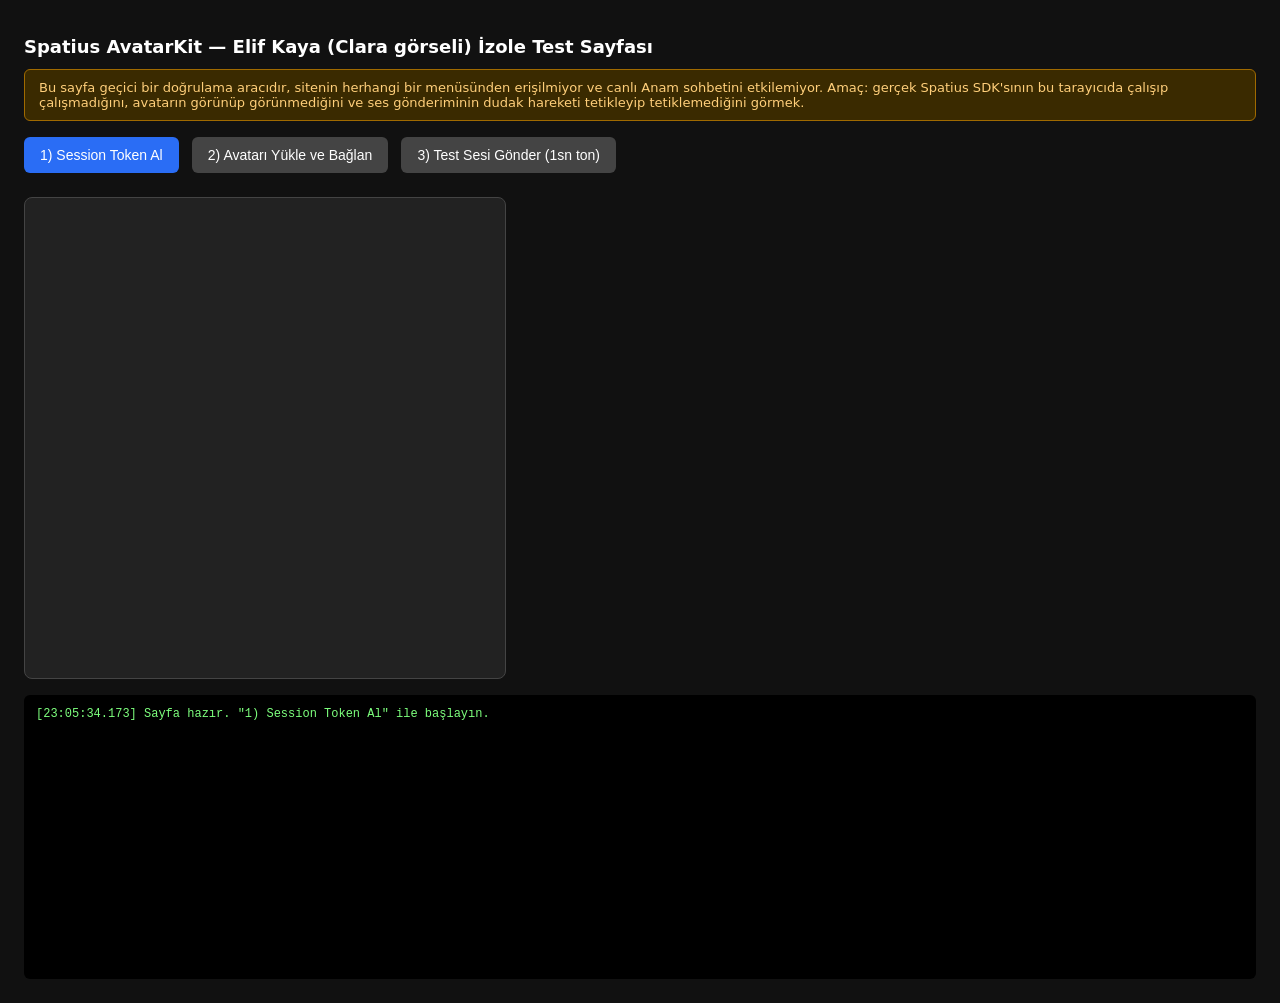
<file: spatius-test.html>
<!DOCTYPE html>
<!--
  spatius-test.html — TEK KULLANIMLIK, İZOLE test sayfası.

  AMAÇ: agent-core/avatar-providers/spatius-avatar-provider.js içindeki
  DOĞRULANMAMIŞ varsayımları (AvatarSDK.initialize() imzası, AvatarView'ın
  mount şekli, controller.send() ile ses akışı) gerçek @spatius/avatarkit
  SDK'sıyla, gerçek bir tarayıcıda görsel olarak doğrulamak.

  BU SAYFA PRODUCTION'IN BİR PARÇASI DEĞİL:
    - index.html, script.js, i18n.js İÇİNDE HİÇBİR YERE bağlı değil (link yok,
      hiçbir menüden erişilmiyor) — sadece doğrudan URL ile açılabiliyor.
    - Mevcut Anam tabanlı canlı sohbet deneyimini hiç etkilemiyor.
    - Doğrulama bittikten sonra bu dosya silinebilir (agent-core/config.js'te
      avatarProvider hâlâ 'anam' — bu test dosyası onu DEĞİŞTİRMİYOR).

  NEDEN repo kökünde (index.html ile aynı yerde)?
    Worker'ın CORS allowlist'i (worker-spatius/session-worker.js,
    ALLOWED_ORIGINS) sadece https://veraliq.com / https://www.veraliq.com
    origin'lerine izin veriyor. Bu dosya Cloudflare Pages ile aynı domainde
    deploy olduğu için (repo kökü = Pages'in serve ettiği klasör), tarayıcı
    Origin header'ı otomatik olarak https://veraliq.com oluyor — worker
    tarafında HİÇBİR KOD DEĞİŞİKLİĞİ / CORS gevşetmesi gerekmiyor.

  KULLANIM: https://veraliq.com/spatius-test.html adresini açın, "1) Session
  Token Al" → "2) Avatarı Yükle" → "3) Test Sesi Gönder" butonlarına sırayla
  basın, ekranın alt kısmındaki log'u ve ortadaki avatar alanını gözlemleyin.
-->
<html lang="tr">
<head>
<meta charset="UTF-8" />
<title>Spatius / Elif Kaya — İzole Test Sayfası</title>
<style>
  body { font-family: system-ui, sans-serif; background: #111; color: #eee; margin: 0; padding: 24px; }
  h1 { font-size: 18px; color: #fff; }
  .warn { background: #3a2a00; border: 1px solid #a06a00; color: #ffcf7a; padding: 10px 14px; border-radius: 6px; margin-bottom: 16px; font-size: 13px; }
  #stage { width: 480px; height: 480px; background: #222; border: 1px solid #444; border-radius: 8px; margin: 16px 0; position: relative; overflow: hidden; }
  button { background: #2a6df5; color: #fff; border: none; padding: 10px 16px; border-radius: 6px; font-size: 14px; cursor: pointer; margin-right: 8px; margin-bottom: 8px; }
  button:disabled { background: #444; cursor: not-allowed; }
  #log { background: #000; color: #7dff7d; font-family: monospace; font-size: 12px; padding: 12px; border-radius: 6px; height: 260px; overflow-y: auto; white-space: pre-wrap; }
  .err { color: #ff7d7d; }
  .info { color: #7dcbff; }
</style>
</head>
<body>
  <h1>Spatius AvatarKit — Elif Kaya (Clara görseli) İzole Test Sayfası</h1>
  <div class="warn">
    Bu sayfa geçici bir doğrulama aracıdır, sitenin herhangi bir menüsünden
    erişilmiyor ve canlı Anam sohbetini etkilemiyor. Amaç: gerçek Spatius
    SDK'sının bu tarayıcıda çalışıp çalışmadığını, avatarın görünüp
    görünmediğini ve ses gönderiminin dudak hareketi tetikleyip
    tetiklemediğini görmek.
  </div>

  <div>
    <button id="btnToken">1) Session Token Al</button>
    <button id="btnLoad" disabled>2) Avatarı Yükle ve Bağlan</button>
    <button id="btnAudio" disabled>3) Test Sesi Gönder (1sn ton)</button>
  </div>

  <div id="stage"></div>

  <div id="log"></div>

  <script>
    const logEl = document.getElementById('log');
    function log(msg, cls) {
      const line = document.createElement('div');
      if (cls) line.className = cls;
      const t = new Date().toISOString().split('T')[1].replace('Z', '');
      line.textContent = '[' + t + '] ' + msg;
      logEl.appendChild(line);
      logEl.scrollTop = logEl.scrollHeight;
      console.log('[spatius-test]', msg);
    }
    window.addEventListener('error', (e) => log('window.onerror: ' + e.message, 'err'));

    const AVATARKIT_CDN_URL = 'https://esm.sh/@spatius/avatarkit@latest';
    // DÜZELTME (2026-08-25): Önceki ID (c7069121-...) yanlışlıkla Halima'ya
    // aitti (Spatius Studio Herkese Açık Avatarlar listesinden doğrulandı) —
    // "App ID mismatch" bağlantı hatasının sebebi de muhtemelen buydu.
    // Doğru Clara ID'si:
    const SPATIUS_AVATAR_ID = 'd51ab422-3db7-47cc-afa8-7273b02bc70b';
    const SPATIUS_SESSION_ENDPOINT = 'https://veraliq-spatius-session.veraliq-com.workers.dev/session';

    let sessionData = null;
    let sdkModule = null;
    let controller = null;
    let avatarView = null;

    document.getElementById('btnToken').addEventListener('click', async () => {
      log('Session token isteniyor: ' + SPATIUS_SESSION_ENDPOINT);
      try {
        const resp = await fetch(SPATIUS_SESSION_ENDPOINT, { method: 'POST' });
        const data = await resp.json();
        if (!resp.ok || !data.sessionToken || !data.appId) {
          log('BAŞARISIZ: ' + JSON.stringify(data), 'err');
          return;
        }
        sessionData = data;
        log('OK — appId=' + data.appId + ', sessionToken alındı (uzunluk=' + data.sessionToken.length + ')', 'info');
        document.getElementById('btnLoad').disabled = false;
      } catch (e) {
        log('HATA (fetch): ' + e.message, 'err');
      }
    });

    document.getElementById('btnLoad').addEventListener('click', async () => {
      log('AvatarKit CDN\'den yükleniyor: ' + AVATARKIT_CDN_URL);
      try {
        sdkModule = await import(/* webpackIgnore: true */ AVATARKIT_CDN_URL);
        log('Modül anahtarları: ' + Object.keys(sdkModule).join(', '));
        const { AvatarSDK, AvatarManager, AvatarView, DrivingServiceMode } = sdkModule;
        if (!AvatarSDK || !AvatarManager || !AvatarView) {
          log('BEKLENMEYEN SDK ŞEKLİ — AvatarSDK/AvatarManager/AvatarView bulunamadı.', 'err');
          return;
        }

        log('AvatarSDK.initialize() çağrılıyor, appId=' + sessionData.appId);
        // initialize() ASENKRON — await edilmezse sonraki SDK çağrıları
        // "AvatarSDK not initialized" hatası veriyor (bu tam olarak ilk
        // test turunda gördüğümüz hata).
        await AvatarSDK.initialize(sessionData.appId, { drivingServiceMode: DrivingServiceMode ? DrivingServiceMode.direct : undefined });
        log('AvatarSDK.initialize() tamamlandı.');
        AvatarSDK.setSessionToken(sessionData.sessionToken);
        log('Session token SDK\'ya verildi.');

        log('Avatar yükleniyor: ' + SPATIUS_AVATAR_ID);
        const avatar = await AvatarManager.shared.load(SPATIUS_AVATAR_ID);
        log('Avatar nesnesi alındı, AvatarView oluşturuluyor...');

        const stage = document.getElementById('stage');
        avatarView = new AvatarView(avatar, stage);
        controller = avatarView.controller;

        controller.onConnectionState = (state) => log('Bağlantı durumu: ' + state, state === 'connected' ? 'info' : (state === 'failed' ? 'err' : ''));
        controller.onError = (err) => log('controller.onError: ' + JSON.stringify(err && (err.message || err)), 'err');

        log('initializeAudioContext() çağrılıyor (kullanıcı jesti içinde)...');
        await controller.initializeAudioContext();
        log('controller.start() çağrılıyor...');
        await controller.start();
        log('start() tamamlandı — avatar alanında Elif Kaya (Clara görseli) görünmeli.', 'info');

        document.getElementById('btnAudio').disabled = false;
      } catch (e) {
        log('HATA (yükleme/bağlanma): ' + (e && e.message ? e.message : e), 'err');
        console.error(e);
      }
    });

    document.getElementById('btnAudio').addEventListener('click', () => {
      try {
        // Gerçek TTS yerine basit bir 1 saniyelik 440Hz sinüs tonu üretip
        // PCM16'ya çevirip gönderiyoruz — amaç Türkçe konuşma değil, SADECE
        // controller.send() akışının dudak hareketini tetikleyip
        // tetiklemediğini görmek.
        const sampleRate = 16000;
        const seconds = 1;
        const n = sampleRate * seconds;
        const pcm16 = new Int16Array(n);
        for (let i = 0; i < n; i++) {
          const t = i / sampleRate;
          const s = Math.sin(2 * Math.PI * 440 * t) * 0.5;
          pcm16[i] = s < 0 ? s * 0x8000 : s * 0x7fff;
        }
        log('1 saniyelik test tonu gönderiliyor (sampleRate varsayımı=16000)...');
        controller.send(pcm16, true);
        log('send() çağrıldı — avatarda dudak/ağız hareketi olup olmadığını gözlemleyin.', 'info');
      } catch (e) {
        log('HATA (send): ' + (e && e.message ? e.message : e), 'err');
      }
    });

    log('Sayfa hazır. "1) Session Token Al" ile başlayın.');
  </script>
</body>
</html>
</file>
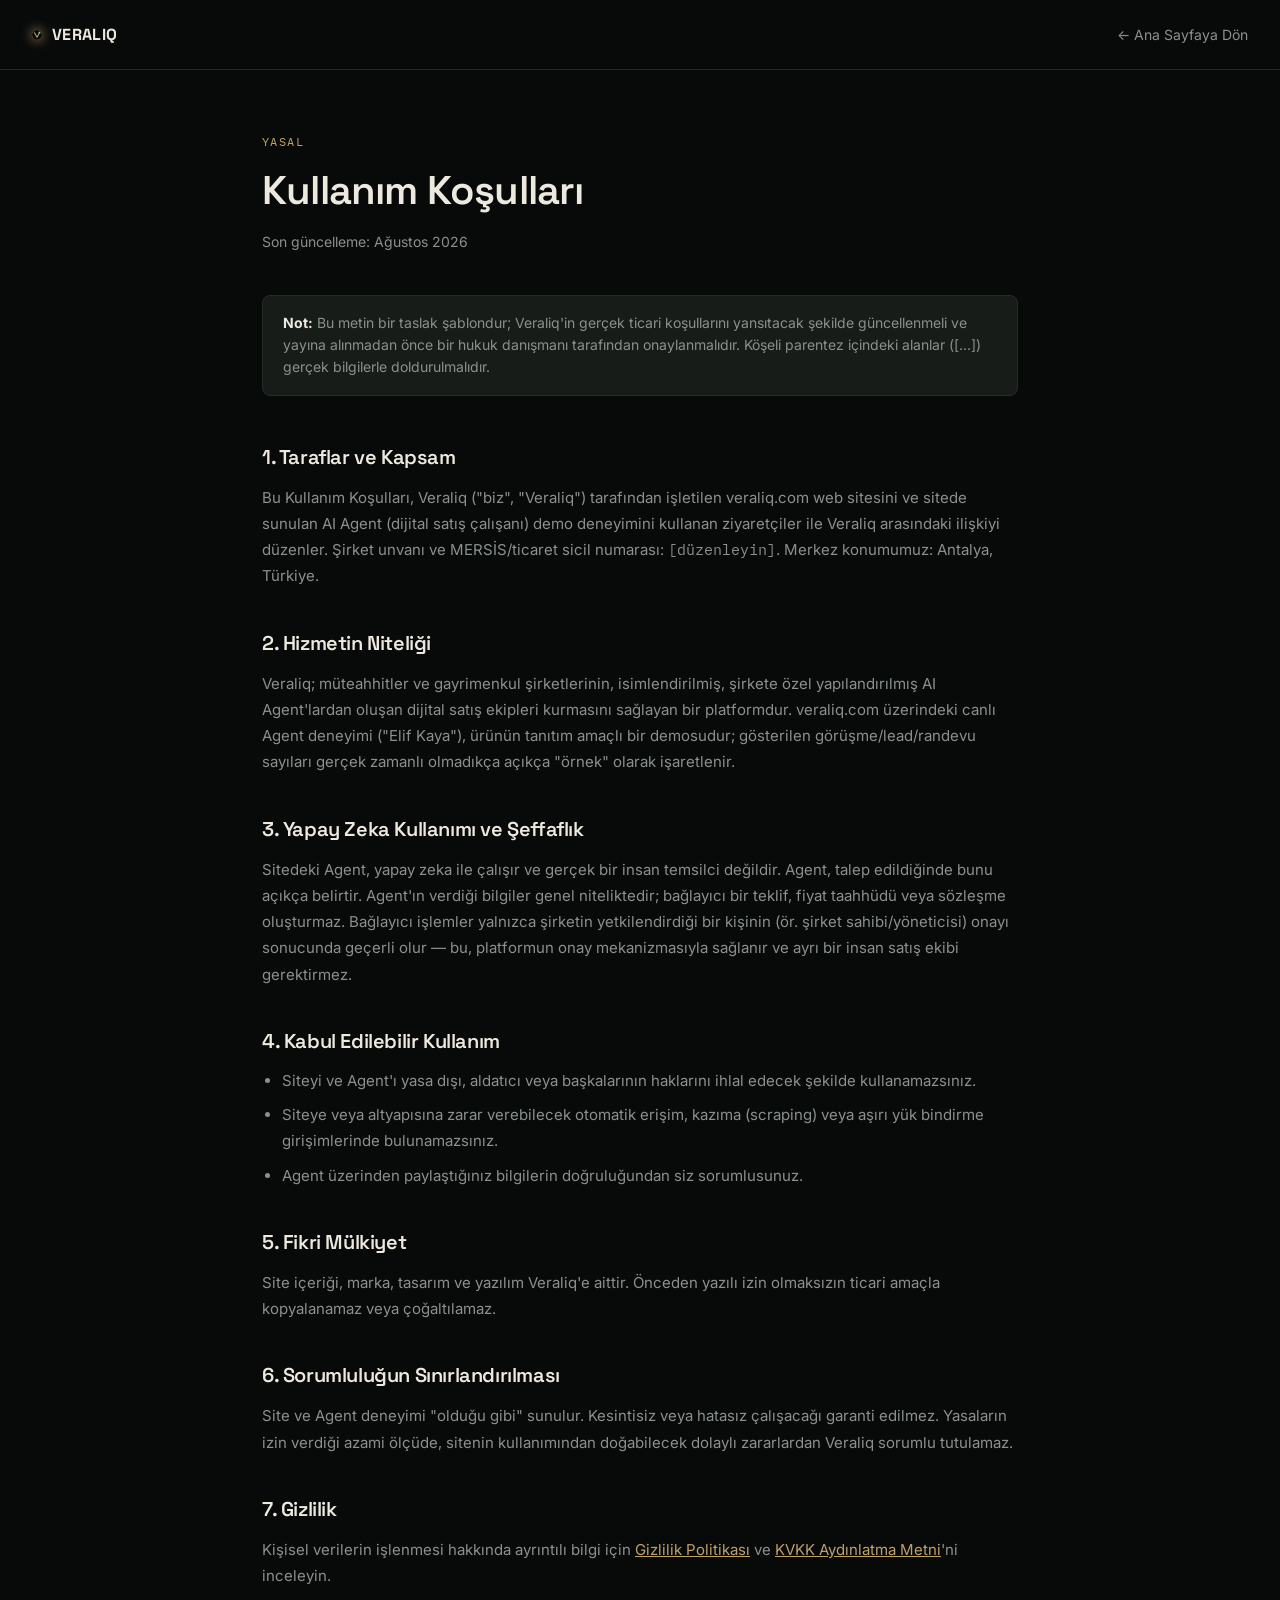
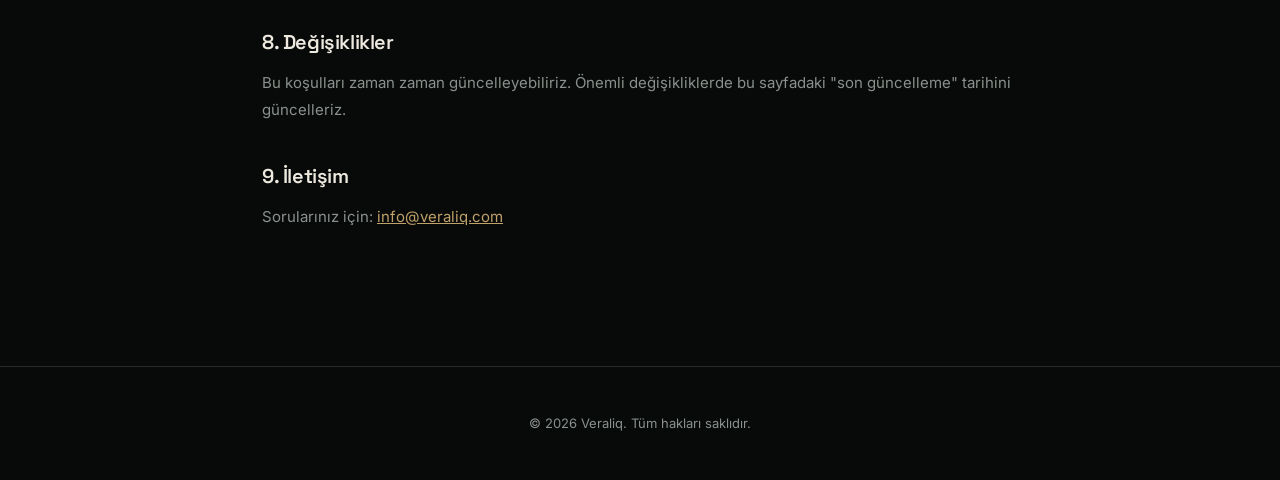
<file: terms.html>
<!DOCTYPE html>
<html lang="tr">
<head>
<meta charset="UTF-8">
<meta name="viewport" content="width=device-width, initial-scale=1.0">
<title>Kullanım Koşulları — Veraliq</title>
<meta name="description" content="Veraliq web sitesi ve AI Agent platformu kullanım koşulları.">
<meta name="robots" content="noindex">
<link rel="icon" type="image/svg+xml" href="/assets/veraliq-mark.svg">
<link rel="icon" type="image/png" sizes="32x32" href="/assets/favicon-32.png">
<link rel="icon" type="image/png" sizes="16x16" href="/assets/favicon-16.png">
<link rel="apple-touch-icon" sizes="180x180" href="/assets/apple-touch-icon.png">
<link rel="preconnect" href="https://fonts.googleapis.com">
<link href="https://fonts.googleapis.com/css2?family=Space+Grotesk:wght@400;500;600;700&family=Inter:wght@400;500;600&family=IBM+Plex+Mono:wght@400;500&display=swap" rel="stylesheet">
<style>
  :root{
    /* VERALIQ Design System — Obsidian + Champagne + AI Mint */
    --ink:#080A0A;
    --ink-2:#101413;
    --panel:#171C19;
    --line: #252C28;
    --text:#EDE9DF;
    --text-dim:#8A918C;
    --blue:#BFA16A;
    --blue-dim:#D4BB87;
    --gold:#BFA16A;
    --green:#7EE0B2;
    --radius: 8px;
  }
  *{box-sizing:border-box;}
  html{scroll-behavior:smooth;}
  body{
    margin:0;
    background:var(--ink);
    color:var(--text);
    font-family:'Inter',sans-serif;
    -webkit-font-smoothing:antialiased;
  }
  h1,h2,.display{
    font-family:'Space Grotesk',sans-serif;
    letter-spacing:-0.02em;
    font-weight:600;
    margin:0;
  }
  .mono{font-family:'IBM Plex Mono',monospace;}
  .wrap{max-width:820px;margin:0 auto;padding:0 32px;}
  @media(max-width:640px){.wrap{padding:0 20px;}}
  nav{
    display:flex;align-items:center;justify-content:space-between;
    padding:24px 32px;border-bottom:1px solid var(--line);
  }
  .logo{display:flex;align-items:center;gap:10px;font-family:'Space Grotesk',sans-serif;font-weight:700;letter-spacing:0.02em;text-decoration:none;color:var(--text);}
  .logo-mark{width:10px;height:10px;border-radius:50%;background:var(--blue);box-shadow:0 0 12px var(--blue);}
  nav a.back{color:var(--text-dim);font-size:14px;text-decoration:none;}
  nav a.back:hover{color:var(--text);}
  main{padding:64px 0 96px;}
  .eyebrow{font-family:'IBM Plex Mono',monospace;font-size:12px;letter-spacing:0.12em;color:var(--blue);text-transform:uppercase;margin-bottom:16px;}
  h1{font-size:clamp(28px,4vw,40px);margin-botto�:8px;}
  .updated{color:var(--text-dim);font-size:14px;margin-bottom:40px;}
  .notice{
    background:var(--panel);border:1px solid var(--line);border-radius:var(--radius);
    padding:16px 20px;font-size:14px;color:var(--text-dim);margin-bottom:48px;line-height:1.6;
  }
  .notice strong{color:var(--text);}
  section{margin-bottom:40px;}
  h2{font-size:20px;margin-bottom:14px;}
  p, li{color:var(--text-dim);line-height:1.75;font-size:15px;}
  ul{padding-left:20px;margin:12px 0;}
  li{margin-bottom:8px;}
  strong{color:var(--text);}
  a{color:var(--blue);}
  footer{border-top:1px solid var(--line);padding:32px 0;text-align:center;}
  footer p{font-size:13px;}
</style>
</head>
<body>

<nav>
  <a href="/" class="logo"><img class="logo-mark" src="/assets/veraliq-mark.svg" alt="VERALIQ" width="22" height="22" style="border-radius:6px;">VERALIQ</a>
  <a href="/" class="back">← Ana Sayfaya Dön</a>
</nav>

<main>
  <div class="wrap">
    <div class="eyebrow">YASAL</div>
    <h1>Kullanım Koşulları</h1>
    <p class="updated">Son güncelleme: Ağustos 2026</p>

    <div class="notice">
      <strong>Not:</strong> Bu metin bir taslak şablondur; Veraliq'in gerçek ticari koşullarını yansıtacak şekilde güncellenmeli ve yayına alınmadan önce bir hukuk danışmanı tarafından onaylanmalıdır. Köşeli parentez içindeki alanlar ([...]) gerçek bilgilerle doldurulmalıdır.
    </div>

    <section>
      <h2>1. Taraflar ve Kapsam</h2>
      <p>Bu Kullanım Koşulları, Veraliq ("biz", "Veraliq") tarafından işletilen veraliq.com web sitesini ve sitede sunulan AI Agent (dijital satış çalışanı) demo deneyimini kullanan ziyaretçiler ile Veraliq arasındaki ilişkiyi düzenler. Şirket unvanı ve MERSİS/ticaret sicil numarası: <span class="mono">[düzenleyin]</span>. Merkez konumumuz: Antalya, Türkiye.</p>
    </section>

    <section>
      <h2>2. Hizmetin Niteliği</h2>
      <p>Veraliq; müteahhitler ve gayrimenkul şirketlerinin, isimlendirilmiş, şirkete özel yapılandırılmış AI Agent'lardan oluşan dijital satış ekipleri kurmasını sağlayan bir platformdur. veraliq.com üzerindeki canlı Agent deneyimi ("Elif Kaya"), ürünün tanıtım amaçlı bir demosudur; gösterilen görüşme/lead/randevu sayıları gerçek zamanlı olmadıkça açıkça "örnek" olarak işaretlenir.</p>
    </section>

    <section>
      <h2>3. Yapay Zeka Kullanımı ve Şeffaflık</h2>
      <p>Sitedeki Agent, yapay zeka ile çalışır ve gerçek bir insan temsilci değildir. Agent, talep edildiğinde bunu açıkça belirtir. Agent'ın verdiği bilgiler genel niteliktedir; bağlayıcı bir teklif, fiyat taahhüdü veya sözleşme oluşturmaz. Bağlayıcı işlemler yalnızca şirketin yetkilendirdiği bir kişinin (ör. şirket sahibi/yöneticisi) onayı sonucunda geçerli olur — bu, platformun onay mekanizmasıyla sağlanır ve ayrı bir insan satış ekibi gerektirmez.</p>
    </section>

    <section>
      <h2>4. Kabul Edilebilir Kullanım</h2>
      <ul>
        <li>Siteyi ve Agent'ı yasa dışı, aldatıcı veya başkalarının haklarını ihlal edecek şekilde kullanamazsınız.</li>
        <li>Siteye veya altyapısına zarar verebilecek otomatik erişim, kazıma (scraping) veya aşırı yük bindirme girişimlerinde bulunamazsınız.</li>
        <li>Agent üzerinden paylaştığınız bilgilerin doğruluğundan siz sorumlusunuz.</li>
      </ul>
    </section>

    <section>
      <h2>5. Fikri Mülkiyet</h2>
      <p>Site içeriği, marka, tasarım ve yazılım Veraliq'e aittir. Önceden yazılı izin olmaksızın ticari amaçla kopyalanamaz veya çoğaltılamaz.</p>
    </section>

    <section>
      <h2>6. Sorumluluğun Sınırlandırılması</h2>
      <p>Site ve Agent deneyimi "olduğu gibi" sunulur. Kesintisiz veya hatasız çalışacağı garanti edilmez. Yasaların izin verdiği azami ölçüde, sitenin kullanımından doğabilecek dolaylı zararlardan Veraliq sorumlu tutulamaz.</p>
    </section>

    <section>
      <h2>7. Gizlilik</h2>
      <p>Kişisel verilerin işlenmesi hakkında ayrıntılı bilgi için <a href="/privacy.html">Gizlilik Politikası</a> ve <a href="/kvkk.html">KVKK Aydınlatma Metni</a>'ni inceleyin.</p>
    </section>

    <section>
      <h2>8. Değişiklikler</h2>
      <p>Bu koşulları zaman zaman güncelleyebiliriz. Önemli değişikliklerde bu sayfadaki "son güncelleme" tarihini güncelleriz.</p>
    </section>

    <section>
      <h2>9. İletişim</h2>
      <p>Sorularınız için: <a href="mailto:info@veraliq.com">info@veraliq.com</a></p>
    </section>
  </div>
</main>

<footer>
  <div class="wrap"><p style="color:var(--text-dim);">© 2026 Veraliq. Tüm hakları saklıdır.</p></div>
</footer>

</body>
</html>
</file>
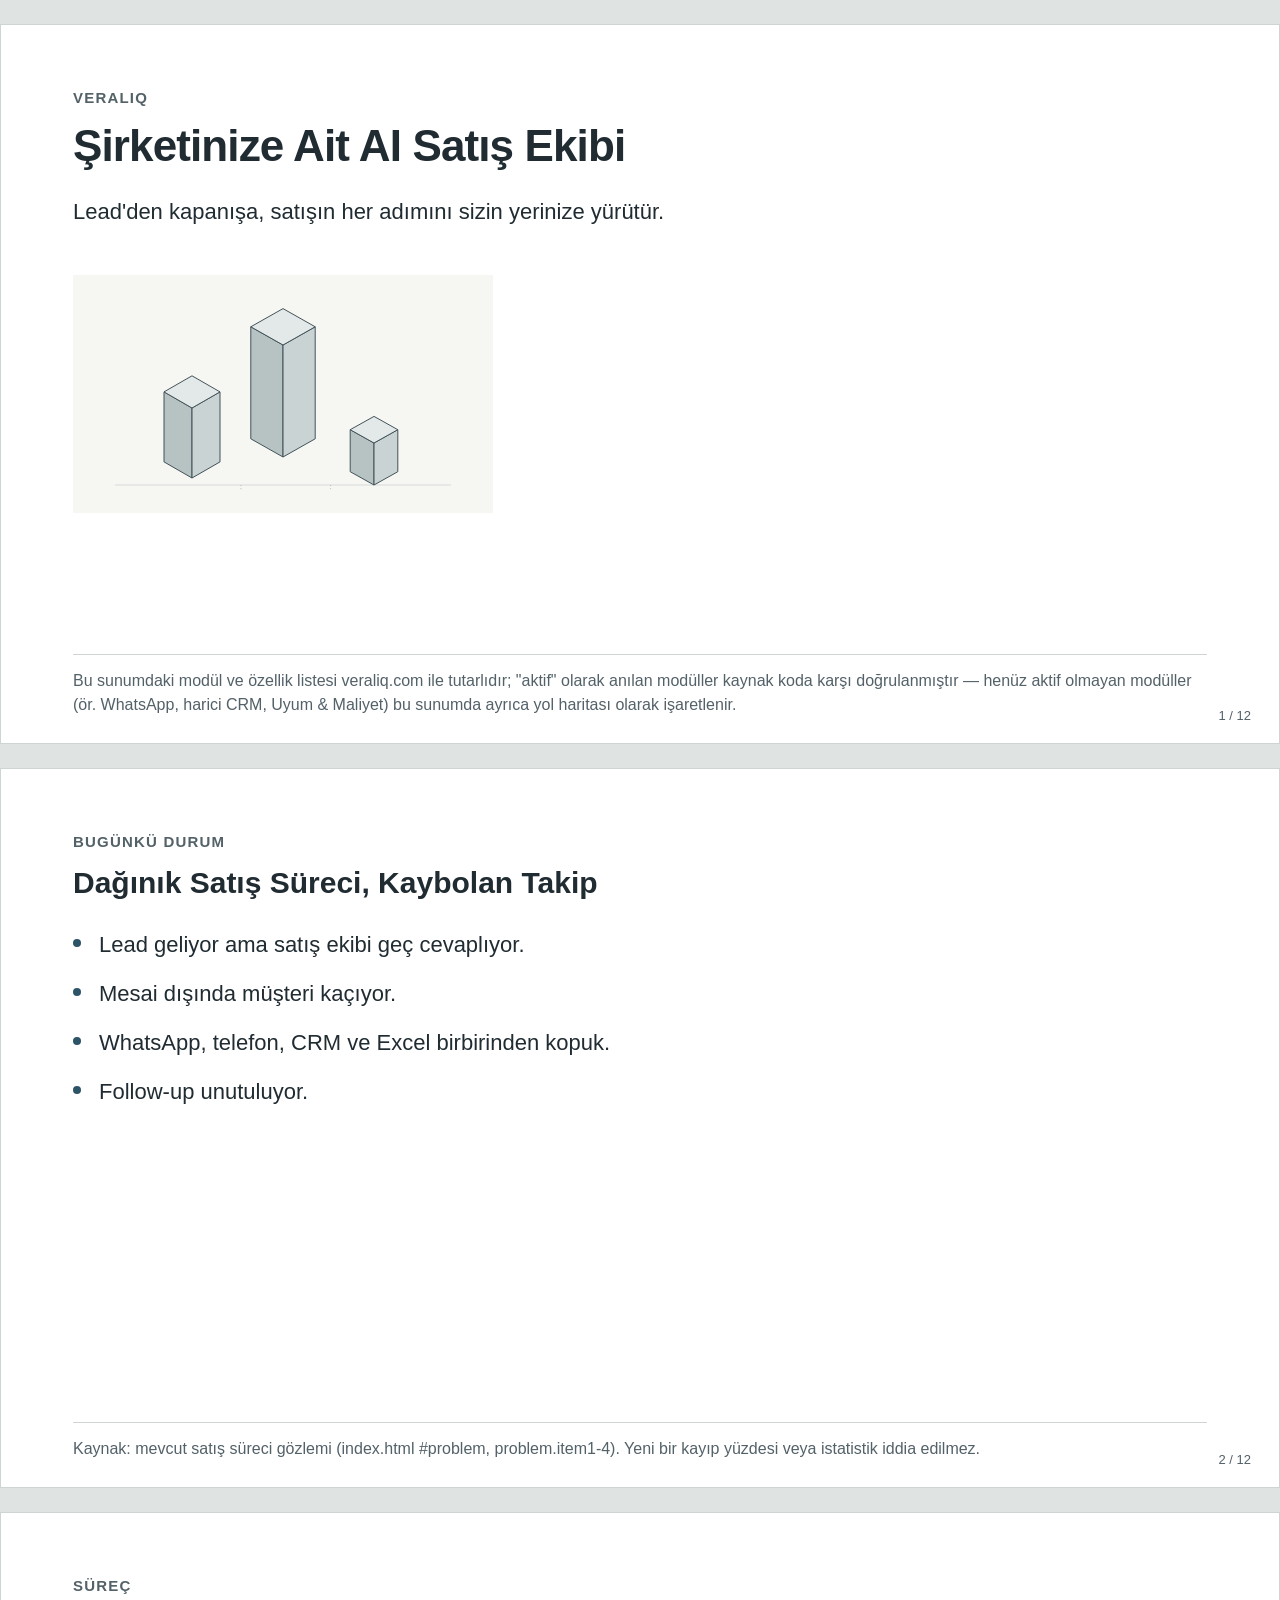
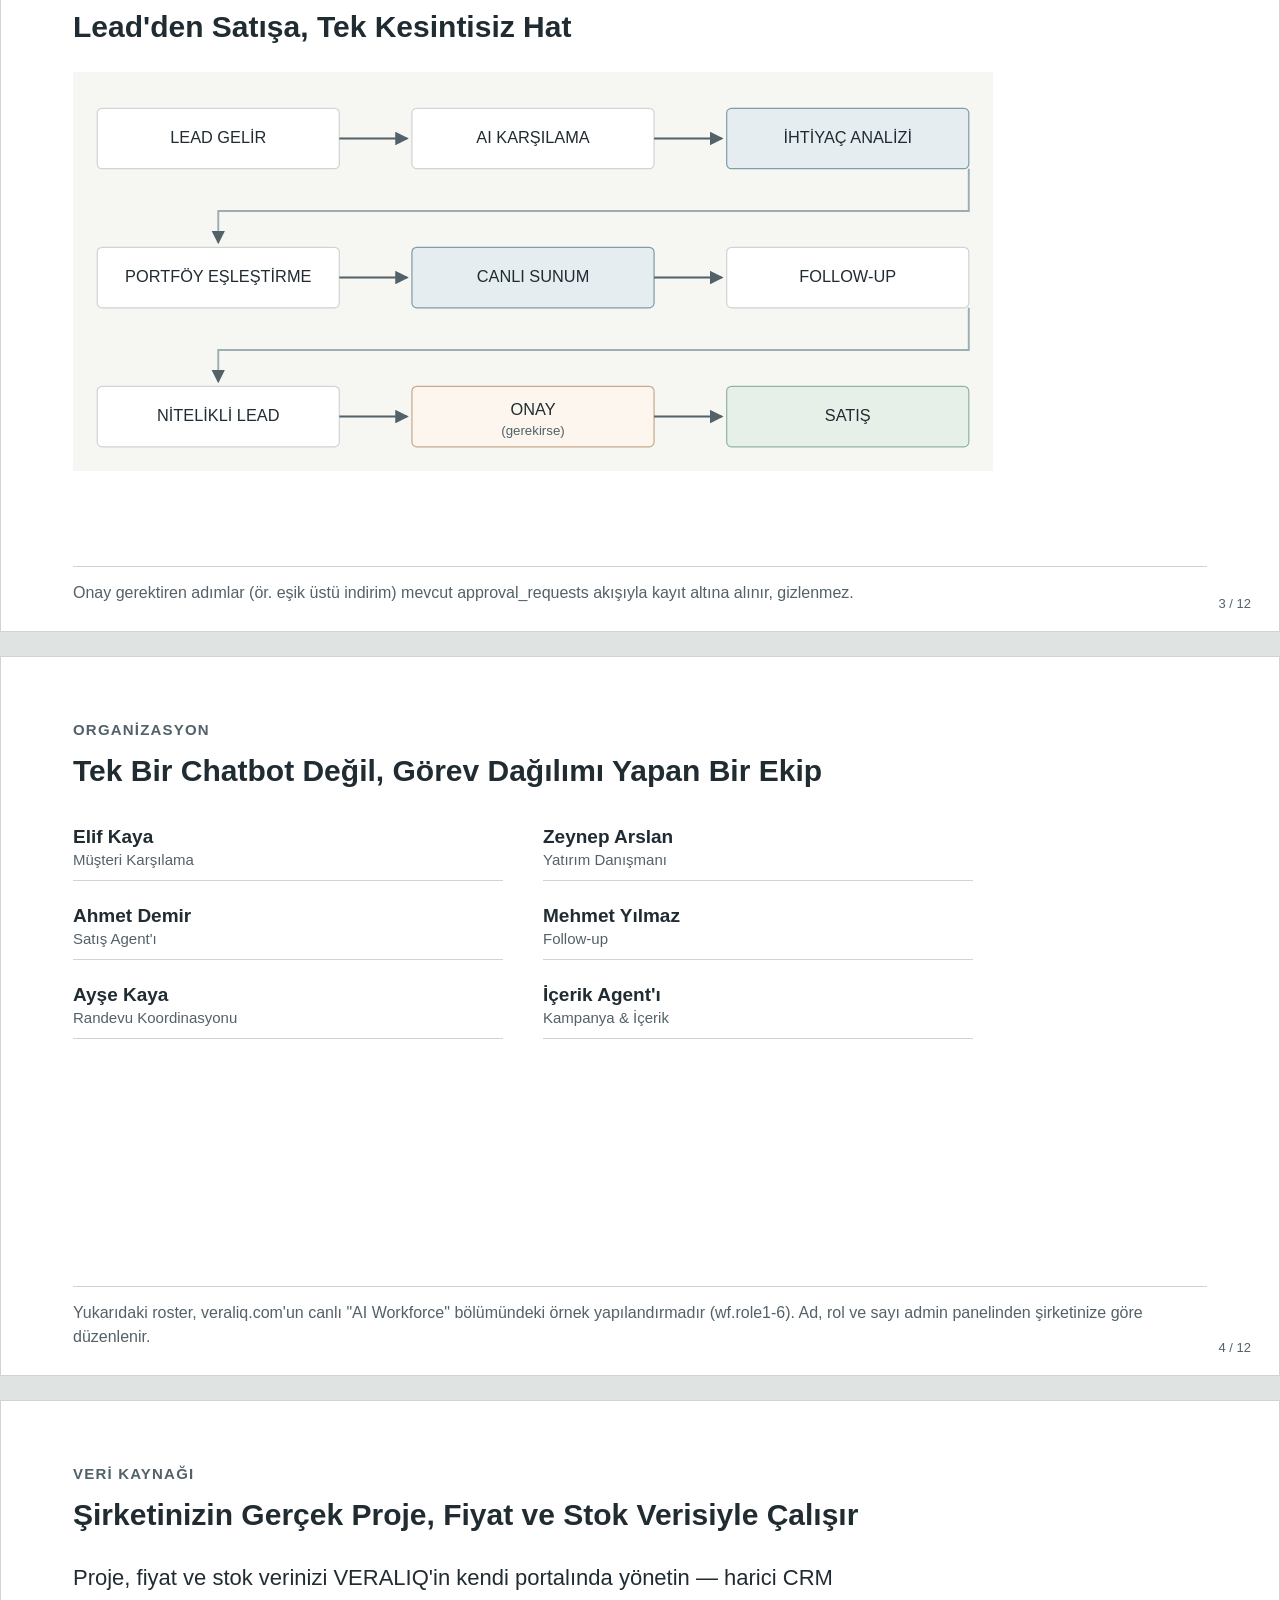
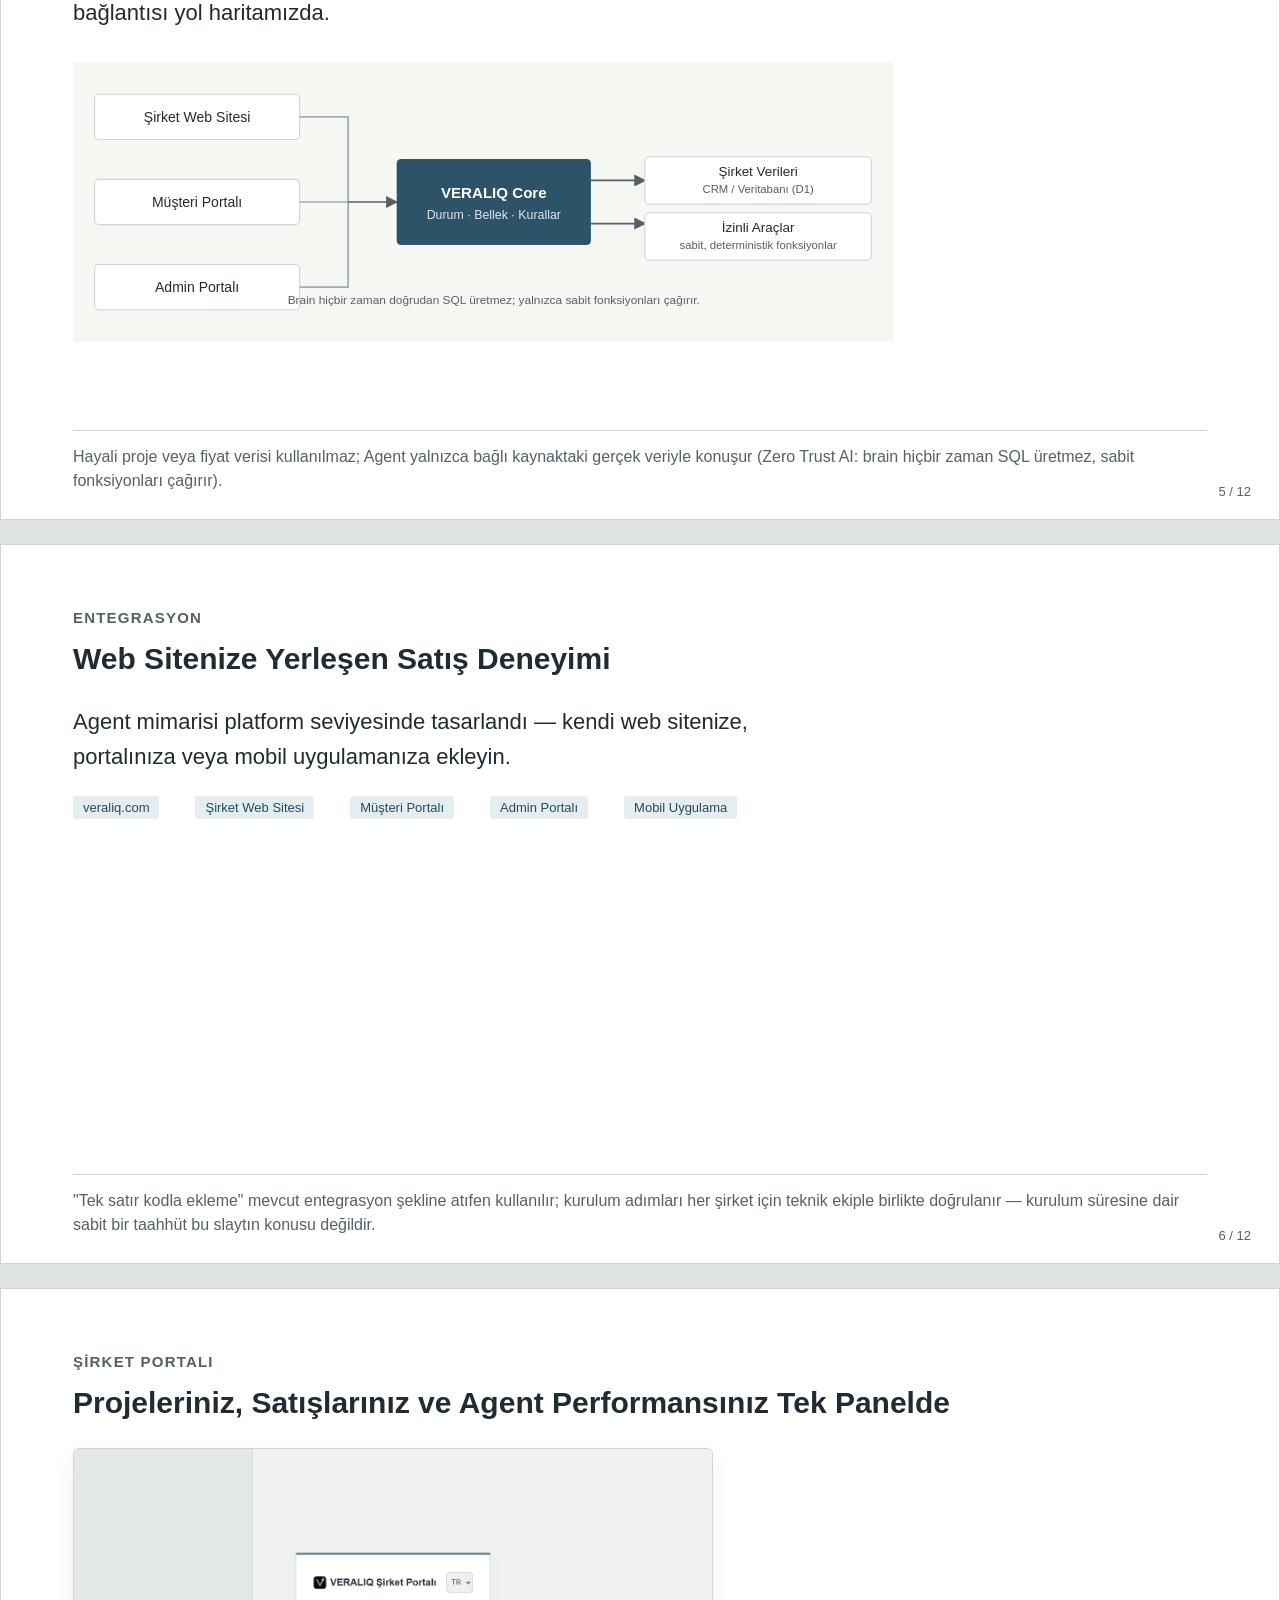
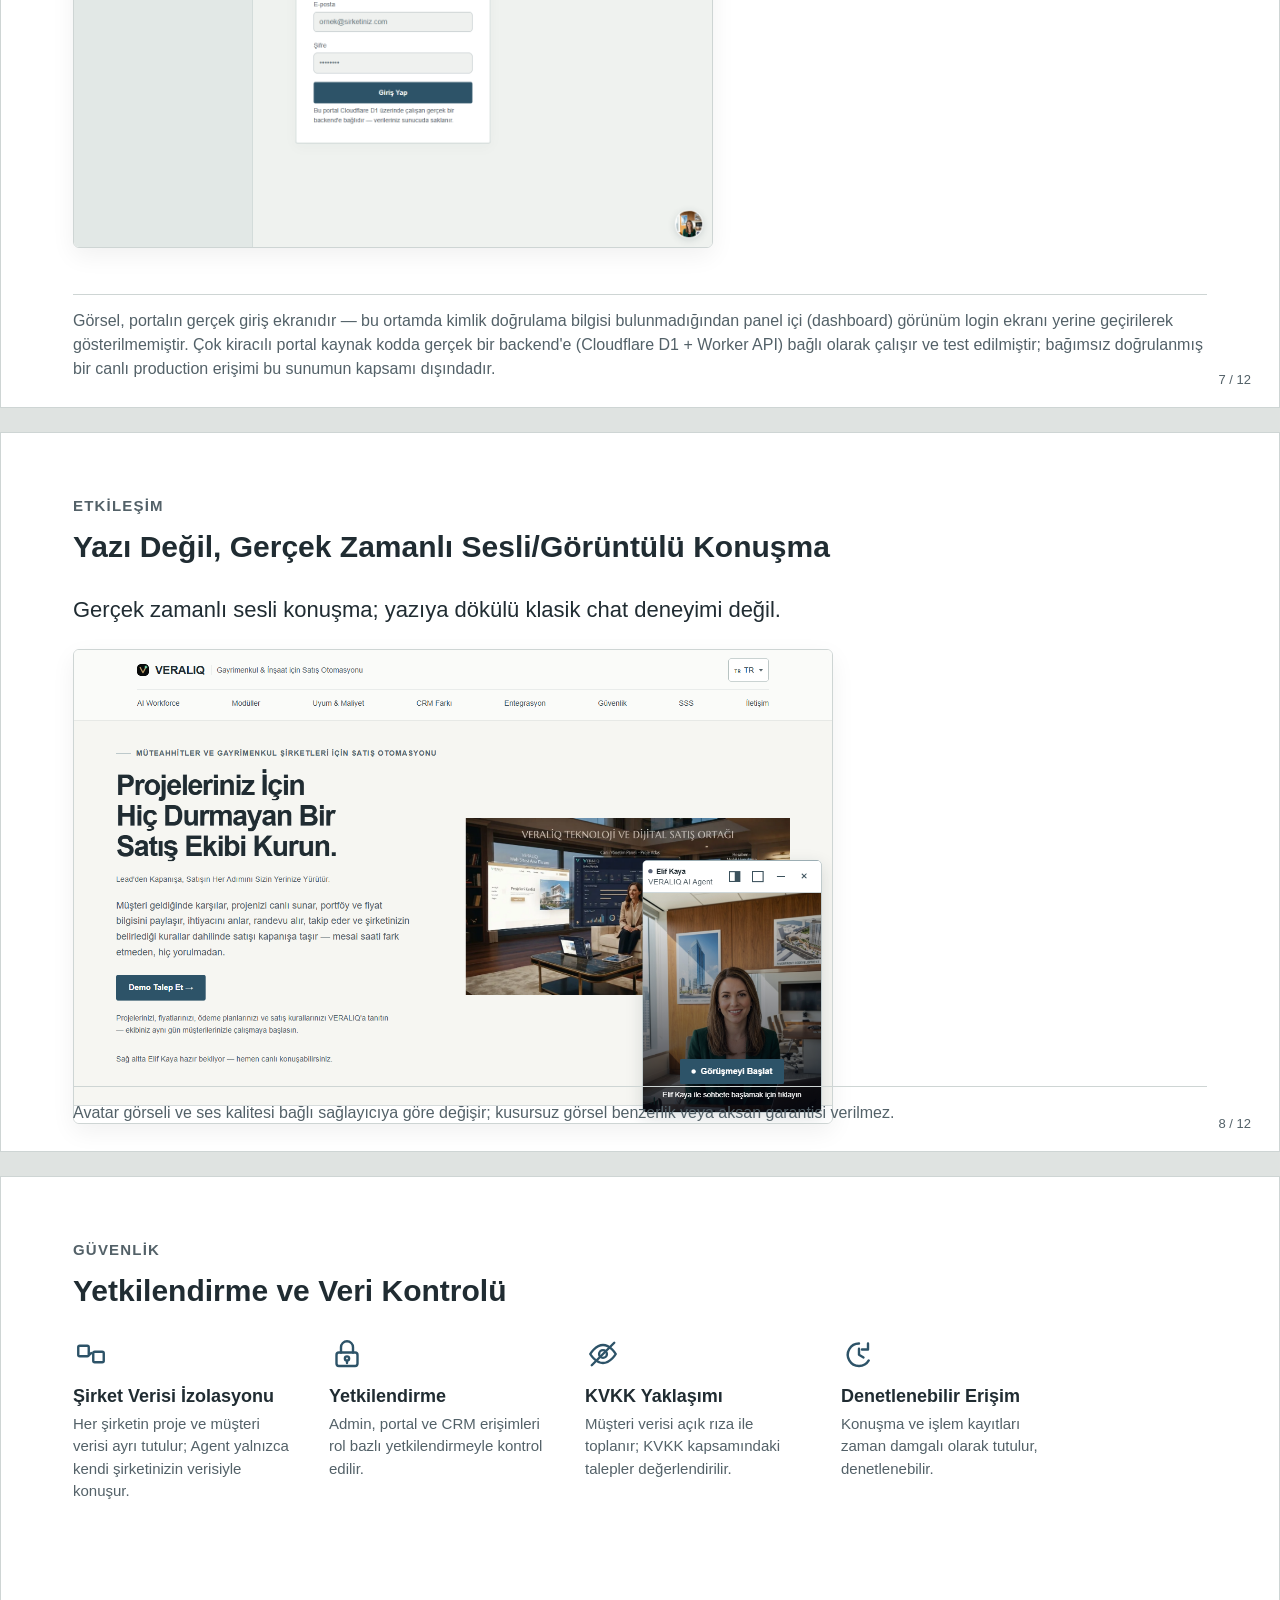
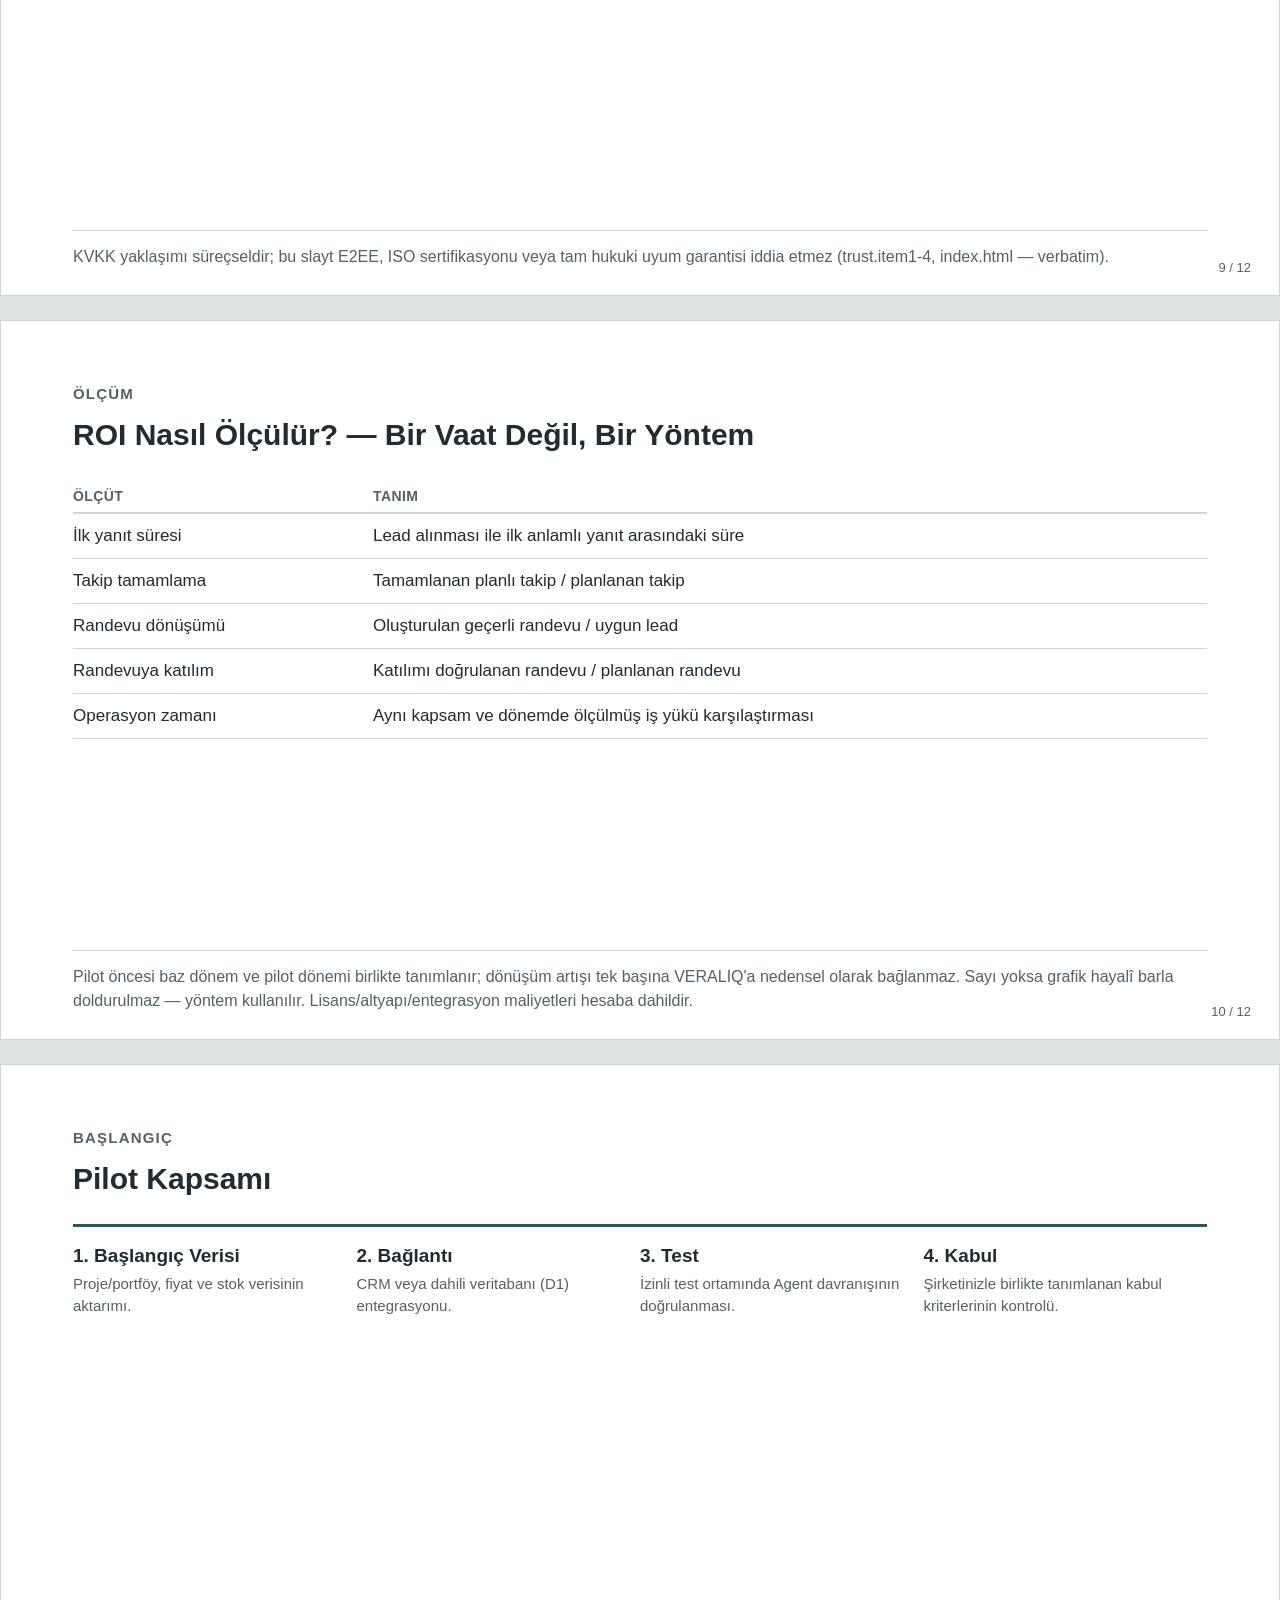
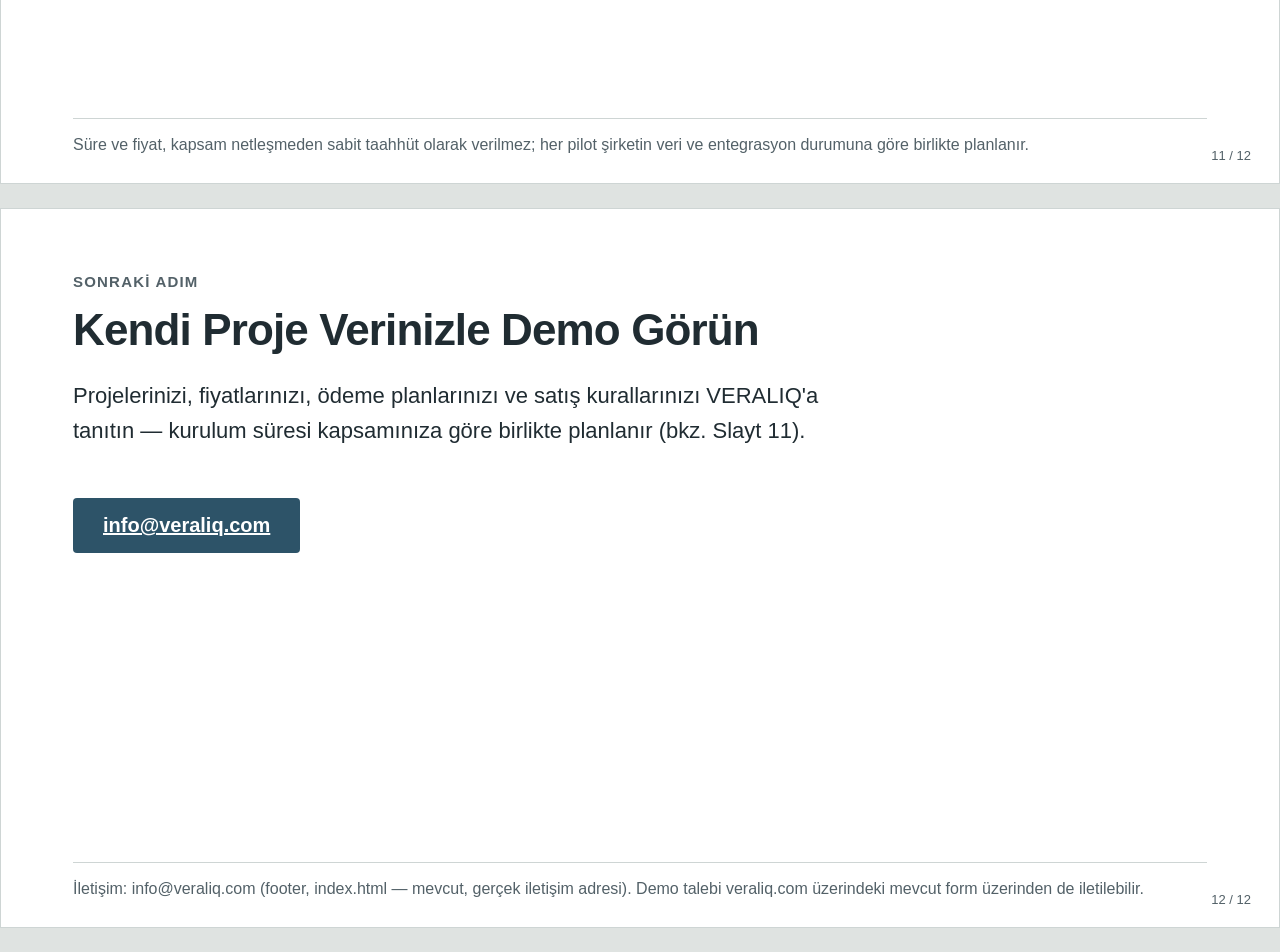
<file: assets/brand/sales-deck/veraliq-sales-deck.html>
<!doctype html>
<html lang="tr">
<head>
<meta charset="utf-8">
<title>VERALIQ — Satış / Demo Sunumu</title>
<style>
/* Editable presentation source (specs/04-SALES-DECK.md). Plain HTML/CSS —
   open and edit directly, or paste each .slide's content into PowerPoint/
   Google Slides. Same design tokens as assets/enterprise-light.css, same
   SVG icons/diagrams as assets/brand/. Every claim on every slide traces to
   real, existing site copy (index.html data-i18n keys quoted in HTML
   comments) or to specs/04-SALES-DECK.md's own ROI methodology section —
   nothing here is a new number, case study or guarantee. */
:root{
  --ink:#f6f6f2;--panel:#fff;--panel-2:#eff1ef;--text:#202c32;--text-dim:#536168;
  --line:#ced5d4;--accent:#2d5368;--accent-text:#254a60;--accent-dim:#e5edf1;
  --green:#246a4d;--green-dim:#e6f0e9;--terracotta:#80533f;--ui-font:Arial,'Segoe UI',system-ui,sans-serif;
}
*{box-sizing:border-box;}
body{margin:0;background:#dfe3e1;font-family:var(--ui-font);color:var(--text);}
.slide{
  width:1280px;height:720px;margin:24px auto;background:var(--panel);
  border:1px solid var(--line);position:relative;overflow:hidden;
  padding:64px 72px;page-break-after:always;
}
.slide .no{position:absolute;right:28px;bottom:20px;font-size:13px;color:var(--text-dim);}
.eyebrow{font-size:15px;font-weight:700;letter-spacing:.08em;text-transform:uppercase;color:var(--text-dim);margin-bottom:14px;}
h1{font-size:44px;line-height:1.18;margin:0 0 20px;letter-spacing:-.02em;max-width:1020px;}
h2.msg{font-size:30px;line-height:1.25;margin:0 0 26px;max-width:980px;}
.body{font-size:22px;line-height:1.6;color:var(--text);max-width:760px;}
.footnote{position:absolute;left:72px;right:72px;bottom:26px;font-size:16px;line-height:1.5;color:var(--text-dim);border-top:1px solid var(--line);padding-top:14px;}
ul.list{list-style:none;margin:0;padding:0;display:flex;flex-direction:column;gap:16px;max-width:820px;}
ul.list li{font-size:22px;line-height:1.5;padding-left:26px;position:relative;}
ul.list li::before{content:'';position:absolute;left:0;top:11px;width:8px;height:8px;border-radius:50%;background:var(--accent);}
.grid2{display:grid;grid-template-columns:1fr 1fr;gap:40px;align-items:start;}
.icon-row{display:flex;gap:36px;flex-wrap:wrap;margin-top:8px;}
.icon-item{width:220px;}
.icon-item svg{width:36px;height:36px;color:var(--accent);margin-bottom:10px;}
.icon-item h4{font-size:18px;margin:0 0 6px;}
.icon-item p{font-size:15px;color:var(--text-dim);line-height:1.5;margin:0;}
.roster{display:grid;grid-template-columns:1fr 1fr;gap:14px 40px;max-width:900px;margin-top:8px;}
.roster div{font-size:19px;padding:10px 0;border-bottom:1px solid var(--line);}
.roster b{display:block;font-size:19px;}
.roster span{color:var(--text-dim);font-size:15px;}
.pill{display:inline-block;font-size:13px;background:var(--accent-dim);color:var(--accent-text);border-radius:3px;padding:4px 10px;margin-bottom:18px;}
.shot{border:1px solid var(--line);border-radius:6px;box-shadow:0 8px 24px rgba(0,0,0,.06);max-width:100%;display:block;}
.method-table{width:100%;border-collapse:collapse;font-size:17px;margin-top:10px;}
.method-table th{text-align:left;color:var(--text-dim);font-weight:600;font-size:14px;text-transform:uppercase;letter-spacing:.03em;border-bottom:2px solid var(--line);padding:8px 10px 8px 0;}
.method-table td{padding:12px 10px 12px 0;border-bottom:1px solid var(--line);vertical-align:top;}
.steps{display:flex;gap:0;margin-top:10px;}
.step{flex:1;border-top:3px solid var(--accent);padding:18px 20px 0 0;}
.step b{display:block;font-size:19px;margin-bottom:6px;}
.step p{font-size:15px;color:var(--text-dim);line-height:1.5;margin:0;}
.cta{margin-top:28px;display:inline-block;background:var(--accent);color:#fff;font-size:20px;font-weight:600;padding:16px 30px;border-radius:4px;}
.regulatory{color:var(--terracotta);}
.mass-illustration{width:100%;max-width:420px;}
@media print{
  body{background:#fff;}
  .slide{margin:0;border:none;box-shadow:none;}
}
</style>
</head>
<body>

<!-- 1 — VERALIQ: şirketinize ait AI satış ekibi -->
<section class="slide">
  <div class="eyebrow">VERALIQ</div>
  <h1>Şirketinize Ait AI Satış Ekibi</h1>
  <p class="body">Lead'den kapanışa, satışın her adımını sizin yerinize yürütür.<br>
  <!-- hero.lede, index.html — verbatim --></p>
  <img class="mass-illustration" src="../illustrations/massing-study.svg" alt="" style="margin-top:24px;">
  <div class="footnote">Bu sunumdaki modül ve özellik listesi veraliq.com ile tutarlıdır; "aktif" olarak anılan modüller kaynak koda karşı doğrulanmıştır — henüz aktif olmayan modüller (ör. WhatsApp, harici CRM, Uyum & Maliyet) bu sunumda ayrıca yol haritası olarak işaretlenir.</div>
  <div class="no">1 / 12</div>
</section>

<!-- 2 — Dağınık satış temasları ve takip kaybı -->
<section class="slide">
  <div class="eyebrow">Bugünkü Durum</div>
  <h2 class="msg">Dağınık Satış Süreci, Kaybolan Takip</h2>
  <ul class="list">
    <li>Lead geliyor ama satış ekibi geç cevaplıyor.</li>
    <li>Mesai dışında müşteri kaçıyor.</li>
    <li>WhatsApp, telefon, CRM ve Excel birbirinden kopuk.</li>
    <li>Follow-up unutuluyor.</li>
  </ul>
  <div class="footnote">Kaynak: mevcut satış süreci gözlemi (index.html #problem, problem.item1-4). Yeni bir kayıp yüzdesi veya istatistik iddia edilmez.</div>
  <div class="no">2 / 12</div>
</section>

<!-- 3 — Lead'den satışa tek süreç -->
<section class="slide">
  <div class="eyebrow">Süreç</div>
  <h2 class="msg">Lead'den Satışa, Tek Kesintisiz Hat</h2>
  <img src="../illustrations/diagram-sales-workflow.svg" alt="Lead gelir, AI karşılama, ihtiyaç analizi, portföy eşleştirme, canlı sunum, follow-up, nitelikli lead, onay, satış" style="width:100%;max-width:920px;">
  <div class="footnote">Onay gerektiren adımlar (ör. eşik üstü indirim) mevcut approval_requests akışıyla kayıt altına alınır, gizlenmez.</div>
  <div class="no">3 / 12</div>
</section>

<!-- 4 — Tek chatbot değil, görev dağılımı -->
<section class="slide">
  <div class="eyebrow">Organizasyon</div>
  <h2 class="msg">Tek Bir Chatbot Değil, Görev Dağılımı Yapan Bir Ekip</h2>
  <div class="roster">
    <div><b>Elif Kaya</b><span>Müşteri Karşılama</span></div>
    <div><b>Zeynep Arslan</b><span>Yatırım Danışmanı</span></div>
    <div><b>Ahmet Demir</b><span>Satış Agent'ı</span></div>
    <div><b>Mehmet Yılmaz</b><span>Follow-up</span></div>
    <div><b>Ayşe Kaya</b><span>Randevu Koordinasyonu</span></div>
    <div><b>İçerik Agent'ı</b><span>Kampanya &amp; İçerik</span></div>
  </div>
  <div class="footnote">Yukarıdaki roster, veraliq.com'un canlı "AI Workforce" bölümündeki örnek yapılandırmadır (wf.role1-6). Ad, rol ve sayı admin panelinden şirketinize göre düzenlenir.</div>
  <div class="no">4 / 12</div>
</section>

<!-- 5 — Şirketin gerçek proje, fiyat ve stok verisi -->
<section class="slide">
  <div class="eyebrow">Veri Kaynağı</div>
  <h2 class="msg">Şirketinizin Gerçek Proje, Fiyat ve Stok Verisiyle Çalışır</h2>
  <p class="body">Proje, fiyat ve stok verinizi VERALIQ'in kendi portalında yönetin — harici CRM bağlantısı yol haritamızda.
  <!-- modules.svc5Desc, index.html — verbatim (Faz 6 güncellemesi) --></p>
  <img src="../illustrations/diagram-integration.svg" alt="Şirket web sitesi, müşteri portalı ve admin portalı VERALIQ Core'a bağlanır; Core şirket verilerine ve izinli araçlara sabit fonksiyonlarla erişir" style="width:100%;max-width:820px;margin-top:10px;">
  <div class="footnote">Hayali proje veya fiyat verisi kullanılmaz; Agent yalnızca bağlı kaynaktaki gerçek veriyle konuşur (Zero Trust AI: brain hiçbir zaman SQL üretmez, sabit fonksiyonları çağırır).</div>
  <div class="no">5 / 12</div>
</section>

<!-- 6 — Web sitenize yerleşen satış deneyimi -->
<section class="slide">
  <div class="eyebrow">Entegrasyon</div>
  <h2 class="msg">Web Sitenize Yerleşen Satış Deneyimi</h2>
  <p class="body">Agent mimarisi platform seviyesinde tasarlandı — kendi web sitenize, portalınıza veya mobil uygulamanıza ekleyin.
  <!-- channels.p, index.html — verbatim (minus "tek satır kodla", see footnote) --></p>
  <div class="icon-row" style="margin-top:10px;">
    <span class="pill">veraliq.com</span>
    <span class="pill">Şirket Web Sitesi</span>
    <span class="pill">Müşteri Portalı</span>
    <span class="pill">Admin Portalı</span>
    <span class="pill">Mobil Uygulama</span>
  </div>
  <div class="footnote">"Tek satır kodla ekleme" mevcut entegrasyon şekline atıfen kullanılır; kurulum adımları her şirket için teknik ekiple birlikte doğrulanır — kurulum süresine dair sabit bir taahhüt bu slaytın konusu değildir.</div>
  <div class="no">6 / 12</div>
</section>

<!-- 7 — Şirket portalı ve operasyon görünürlüğü -->
<section class="slide">
  <div class="eyebrow">Şirket Portalı</div>
  <h2 class="msg">Projeleriniz, Satışlarınız ve Agent Performansınız Tek Panelde</h2>
  <img class="shot" src="../product/portal-login-desktop.png" style="max-width:640px;" alt="VERALIQ Şirket Portalı — gerçek giriş ekranı">
  <div class="footnote">Görsel, portalın gerçek giriş ekranıdır — bu ortamda kimlik doğrulama bilgisi bulunmadığından panel içi (dashboard) görünüm login ekranı yerine geçirilerek gösterilmemiştir. Çok kiracılı portal kaynak kodda gerçek bir backend'e (Cloudflare D1 + Worker API) bağlı olarak çalışır ve test edilmiştir; bağımsız doğrulanmış bir canlı production erişimi bu sunumun kapsamı dışındadır.</div>
  <div class="no">7 / 12</div>
</section>

<!-- 8 — Sesli/görüntülü deneyim -->
<section class="slide">
  <div class="eyebrow">Etkileşim</div>
  <h2 class="msg">Yazı Değil, Gerçek Zamanlı Sesli/Görüntülü Konuşma</h2>
  <p class="body">Gerçek zamanlı sesli konuşma; yazıya dökülü klasik chat deneyimi değil.
  <!-- modules.svc4Desc, index.html — verbatim --></p>
  <img class="shot" src="../product/index-hero-desktop.png" style="max-width:760px;margin-top:6px;" alt="VERALIQ AI Agent widget — gerçek ekran">
  <div class="footnote">Avatar görseli ve ses kalitesi bağlı sağlayıcıya göre değişir; kusursuz görsel benzerlik veya aksan garantisi verilmez.</div>
  <div class="no">8 / 12</div>
</section>

<!-- 9 — Yetkilendirme ve veri kontrolü -->
<section class="slide">
  <div class="eyebrow">Güvenlik</div>
  <h2 class="msg">Yetkilendirme ve Veri Kontrolü</h2>
  <div class="icon-row">
    <div class="icon-item">
      <svg viewBox="0 0 24 24" fill="none" stroke="currentColor" stroke-width="1.6" stroke-linecap="round" stroke-linejoin="round" aria-hidden="true"><rect x="3.5" y="6.5" width="7" height="7" rx="1"/><rect x="13.5" y="10.5" width="7" height="7" rx="1"/><path d="M11 12.5 13 10.5" stroke-dasharray="1.6 1.6"/></svg>
      <h4>Şirket Verisi İzolasyonu</h4>
      <p>Her şirketin proje ve müşteri verisi ayrı tutulur; Agent yalnızca kendi şirketinizin verisiyle konuşur.</p>
    </div>
    <div class="icon-item">
      <svg viewBox="0 0 24 24" fill="none" stroke="currentColor" stroke-width="1.6" stroke-linecap="round" stroke-linejoin="round" aria-hidden="true"><rect x="5" y="11" width="14" height="9" rx="1.6"/><path d="M8 11V7.5a4 4 0 0 1 8 0V11"/><circle cx="12" cy="15" r="1.4"/><path d="M12 16.4V18"/></svg>
      <h4>Yetkilendirme</h4>
      <p>Admin, portal ve CRM erişimleri rol bazlı yetkilendirmeyle kontrol edilir.</p>
    </div>
    <div class="icon-item">
      <svg viewBox="0 0 24 24" fill="none" stroke="currentColor" stroke-width="1.6" stroke-linecap="round" stroke-linejoin="round" aria-hidden="true"><path d="M3.5 12S7 6 12 6s8.5 6 8.5 6-3.5 6-8.5 6-8.5-6-8.5-6z"/><circle cx="12" cy="12" r="2.6"/><path d="M4.5 19.5 19.5 4.5"/></svg>
      <h4>KVKK Yaklaşımı</h4>
      <p>Müşteri verisi açık rıza ile toplanır; KVKK kapsamındaki talepler değerlendirilir.</p>
    </div>
    <div class="icon-item">
      <svg viewBox="0 0 24 24" fill="none" stroke="currentColor" stroke-width="1.6" stroke-linecap="round" stroke-linejoin="round" aria-hidden="true"><path d="M12 5a7.5 7.5 0 1 0 6.5 11.3"/><path d="M18 5v4h-4"/><path d="M12 8.5v4l3 1.8"/></svg>
      <h4>Denetlenebilir Erişim</h4>
      <p>Konuşma ve işlem kayıtları zaman damgalı olarak tutulur, denetlenebilir.</p>
    </div>
  </div>
  <div class="footnote">KVKK yaklaşımı süreçseldir; bu slayt E2EE, ISO sertifikasyonu veya tam hukuki uyum garantisi iddia etmez (trust.item1-4, index.html — verbatim).</div>
  <div class="no">9 / 12</div>
</section>

<!-- 10 — ROI nasıl ölçülür -->
<section class="slide">
  <div class="eyebrow">Ölçüm</div>
  <h2 class="msg">ROI Nasıl Ölçülür? — Bir Vaat Değil, Bir Yöntem</h2>
  <table class="method-table">
    <tr><th>Ölçüt</th><th>Tanım</th></tr>
    <tr><td>İlk yanıt süresi</td><td>Lead alınması ile ilk anlamlı yanıt arasındaki süre</td></tr>
    <tr><td>Takip tamamlama</td><td>Tamamlanan planlı takip / planlanan takip</td></tr>
    <tr><td>Randevu dönüşümü</td><td>Oluşturulan geçerli randevu / uygun lead</td></tr>
    <tr><td>Randevuya katılım</td><td>Katılımı doğrulanan randevu / planlanan randevu</td></tr>
    <tr><td>Operasyon zamanı</td><td>Aynı kapsam ve dönemde ölçülmüş iş yükü karşılaştırması</td></tr>
  </table>
  <div class="footnote">Pilot öncesi baz dönem ve pilot dönemi birlikte tanımlanır; dönüşüm artışı tek başına VERALIQ'a nedensel olarak bağlanmaz. Sayı yoksa grafik hayalî barla doldurulmaz — yöntem kullanılır. Lisans/altyapı/entegrasyon maliyetleri hesaba dahildir.</div>
  <div class="no">10 / 12</div>
</section>

<!-- 11 — Pilot kapsamı -->
<section class="slide">
  <div class="eyebrow">Başlangıç</div>
  <h2 class="msg">Pilot Kapsamı</h2>
  <div class="steps">
    <div class="step"><b>1. Başlangıç Verisi</b><p>Proje/portföy, fiyat ve stok verisinin aktarımı.</p></div>
    <div class="step"><b>2. Bağlantı</b><p>CRM veya dahili veritabanı (D1) entegrasyonu.</p></div>
    <div class="step"><b>3. Test</b><p>İzinli test ortamında Agent davranışının doğrulanması.</p></div>
    <div class="step"><b>4. Kabul</b><p>Şirketinizle birlikte tanımlanan kabul kriterlerinin kontrolü.</p></div>
  </div>
  <div class="footnote">Süre ve fiyat, kapsam netleşmeden sabit taahhüt olarak verilmez; her pilot şirketin veri ve entegrasyon durumuna göre birlikte planlanır.</div>
  <div class="no">11 / 12</div>
</section>

<!-- 12 — kendi proje verinizle demo -->
<section class="slide">
  <div class="eyebrow">Sonraki Adım</div>
  <h1>Kendi Proje Verinizle Demo Görün</h1>
  <p class="body">Projelerinizi, fiyatlarınızı, ödeme planlarınızı ve satış kurallarınızı VERALIQ'a tanıtın — kurulum süresi kapsamınıza göre birlikte planlanır (bkz. Slayt 11).
  <!-- hero.support, index.html — verbatim, "aynı gün" taahhüdü Faz 6'da kaldırıldı --></p>
  <a class="cta" href="mailto:info@veraliq.com">info@veraliq.com</a>
  <div class="footnote">İletişim: info@veraliq.com (footer, index.html — mevcut, gerçek iletişim adresi). Demo talebi veraliq.com üzerindeki mevcut form üzerinden de iletilebilir.</div>
  <div class="no">12 / 12</div>
</section>

</body>
</html>
</file>
<file: assets/enterprise-light.css>
/* VERALIQ / Enterprise Light — visual-only override layer.
   Loaded AFTER each page's existing inline <style> block. Repaints the
   existing --ink/--panel/--accent/... custom-property contract (same
   technique as the two design passes this one replaces) rather than
   touching markup, JS, i18n strings or the agent-core widget runtime.
   Source: VERALIQ-Claude-Code-Design-Handoff.zip, specs/01-DESIGN-SYSTEM.md
   + specs/02-PAGES-AND-COMPONENTS.md. Selectors below were checked against
   the real index.html/admin.html/portal.html markup before being kept —
   see the delivery report for what was adjusted versus the received
   reference/enterprise-light.css. No content strings or business claims
   are introduced here: only color, spacing, type and motion. */
:root{
 --ink:#f6f6f2;--ink-2:#eff1ef;--panel:#fff;--panel-2:#f2f5f5;
 --text:#202c32;--text-dim:#536168;--text-dim-soft:#536168;
 --line:#ced5d4;--accent:#2d5368;--accent-text:#254a60;--accent-ink:#fff;
 --accent-dim:#e5edf1;--navy:#edf1f1;--navy-2:#e4eaea;
 --green:#246a4d;--mint:#246a4d;--mint-text:#246a4d;--mint-dim:#e6f0e9;
 --red:#a63332;--red-dim:#fae9e7;--radius:6px;
 --ui-font:Arial,'Segoe UI',system-ui,sans-serif;--rule:#a8b4b7;
 color-scheme:light;
}
html{scroll-padding-top:112px}
body{font-family:var(--ui-font);font-size:16px;line-height:1.5;background:var(--ink);color:var(--text)}
h1,h2,h3,h4,.display,.logo,.agent-name,.view-title{font-family:var(--ui-font);letter-spacing:-.025em}
button,input,select,textarea,.btn,.lang-opt,.agent-join-btn{font-family:var(--ui-font)}
.mono,.eyebrow,.cap-head,.chip,.flow-step,.channel-chip,.wf-dept-head,.wf-metric,.wf-status,.wf-note,.wf-handoff-title,.service .idx,.portal-note,.lang-btn,.nav-cta{font-family:var(--ui-font);letter-spacing:.025em}
/* Validation fix: these nested/nav-only selectors have higher specificity
   than the page's own base rule (.pm-feed-row b vs .pm-feed-row) or had no
   font-family override upstream at all, so the Google Fonts removal below
   would otherwise leave them on the browser's generic monospace fallback
   instead of the intended system-UI stack. */
.pm-feed-row b,.badge-dot,.chat-msg.assistant b.tag{font-family:var(--ui-font)}
a,button,input,select,textarea{touch-action:manipulation}
a:focus-visible,button:focus-visible,input:focus-visible,select:focus-visible,textarea:focus-visible{outline:3px solid #2d5368;outline-offset:3px}
input,select,textarea{border-color:#a8b4b7!important;font-size:16px!important;min-height:46px;background:#fff;color:var(--text)}
input::placeholder,textarea::placeholder{color:#64737a;opacity:1}
input[type=checkbox],input[type=radio]{min-height:20px}
button,.btn,.nav-cta,.lang-btn,.lang-opt{min-height:44px}
.btn,.btn-primary,.btn-ghost{border-radius:4px;font-size:15px;min-height:48px;justify-content:center;box-shadow:none}
.btn-primary:hover,.btn-primary:active{background:#234558;box-shadow:none;transform:none}
.btn-ghost:hover{background:#e5edf1;transform:none}
.btn-mint{color:#fff}
.wrap{max-width:1280px;padding-inline:40px}
/* Quiet two-line masthead: all eight navigation links fit without tiny type. */
body:has(#heroVisual)>header{background:#fafbf9;border-color:var(--line);backdrop-filter:none}
body:has(#heroVisual)>header>nav{max-width:1280px;padding:16px 40px;display:grid;grid-template-columns:1fr auto;gap:14px 24px}
.logo{font-size:22px;gap:12px;min-width:0}
.logo-sub{font-family:var(--ui-font);font-size:14px;white-space:normal;max-width:330px;line-height:1.35}
.nav-links{grid-column:1/-1;grid-row:2;justify-content:space-between;gap:12px;border-top:1px solid var(--line);padding-top:10px}
.nav-links a{font-size:14px;min-height:32px;display:flex;align-items:center;color:#3c4c53}
.lang-switch{grid-column:2;grid-row:1}
.lang-btn,.lang-menu{background:#fff;border-color:#aebbbb;border-radius:5px;box-shadow:none;font-size:14px}
.lang-menu{box-shadow:0 8px 24px #1b303014}
.lang-opt{font-size:15px;border-radius:3px}
/* Editorial hero, no glow, no fake blueprint texture. */
.hero-visual{background:#f6f6f2;background-image:none;isolation:isolate}
.hero-visual::before{display:none}
.hero-grid{grid-template-columns:1fr 1fr;gap:48px;padding:186px 0 76px;align-items:center}
.hv-copy{max-width:640px;text-align:start}
.hero-visual h1{font-size:clamp(36px,3.8vw,54px);line-height:1.08;font-weight:600;letter-spacing:-.045em;margin-bottom:22px}
.hero-visual h1 span{color:var(--text)}
.hv-copy p.lede{font-size:18px;line-height:1.65;margin-bottom:28px}
.hero-en,.hero-support,.hero-footnote{font-family:var(--ui-font);font-size:14px;line-height:1.65;opacity:1;color:var(--text-dim)}
.eyebrow{font-size:14px;font-weight:600;letter-spacing:.075em;line-height:1.55;color:#52646c;text-transform:uppercase}
.eyebrow::before{background:#9caeb4;width:28px}
.hero-showcase{border:0;border-radius:0;box-shadow:none;background:#e8eeed;will-change:auto;transform:none!important}
.hero-showcase img{outline:none;object-fit:contain;display:block;width:100%}
.tilt-card,.service:hover,.service.tilt-card:hover,.wf-dept.tilt-card:hover,.trust-item.tilt-card:hover{transform:none!important;box-shadow:none!important}
[data-reveal],[data-reveal-immediate]{opacity:1!important;transform:none!important;transition:none!important}
/* Capabilities read as a compact index, not a pill cloud. */
.cap-strip{padding:34px 0;background:#fff}
.cap-head{font-size:14px;line-height:1.5}
.chip-row{gap:8px;max-width:1120px}
.chip{border-radius:3px;background:#f6f7f5;font-size:14px;padding:10px 14px;line-height:1.35;min-height:44px}
.chip.active{background:#e5edf1;color:#254a60;border-color:#7e9ca9}
.chip-detail{font-size:16px;line-height:1.6;min-height:52px}
section{padding:88px 0;border-bottom-color:var(--line)}
.section-head{max-width:740px;margin-bottom:42px}
.section-head h2{font-size:clamp(29px,3.1vw,40px);font-weight:600;line-height:1.2;letter-spacing:-.035em}
.section-head p{font-size:17px;line-height:1.65;margin-top:18px}
#problem{background:#fff}
.problem-grid{counter-reset:problems;gap:0 48px}
.problem-item{counter-increment:problems;position:relative;padding:22px 0 22px 44px;border:0;border-top:1px solid var(--line);font-size:17px;line-height:1.6}
.problem-item::before{content:counter(problems,decimal-leading-zero);position:absolute;inset-inline-start:0;top:25px;font-size:14px;color:#607982;font-variant-numeric:tabular-nums}
.problem-resolve{text-align:start;font:600 23px/1.45 var(--ui-font);border-top:1px solid var(--rule);padding-top:28px}
#flow{background:#eef2f2}
.flow-row{justify-content:flex-start;gap:8px}
.flow-step{border-radius:3px;padding:12px 15px;font-size:14px;line-height:1.45;white-space:normal;box-shadow:none;max-width:100%}
.flow-arrow{padding:0 2px}
/* Workforce = department register; no floating rounded cards. */
.workforce-grid{grid-template-columns:repeat(3,minmax(0,1fr));gap:28px;background:none;border:0;border-radius:0;overflow:visible}
.wf-dept{background:transparent;padding:24px 0 0;border-top:3px solid #637f8b;gap:10px;min-width:0}
.wf-dept-head{font-size:14px;font-weight:600;margin-bottom:8px}
.wf-agent{font-size:17px;border-bottom:1px solid var(--line);padding-bottom:14px;margin-bottom:8px;gap:5px}
.wf-agent-top{align-items:flex-start;flex-wrap:wrap}
.wf-role,.wf-status,.wf-metric,.wf-note,.wf-handoff-title{font-size:14px;line-height:1.5}
.wf-status{color:#246a4d;white-space:normal}
.wf-status::before{box-shadow:none;margin-top:7px}
.wf-metric{border-top:0;padding-top:8px;letter-spacing:0}
.wf-metric b{font:600 22px var(--ui-font);color:var(--text)}
.wf-total{grid-column:1/-1;display:flex;flex-direction:row;justify-content:space-between;align-items:center;gap:24px;border-top:1px solid var(--rule);border-bottom:1px solid var(--rule);padding:22px 0}
.wf-total-num{font:600 48px/1 var(--ui-font);margin:0;color:#2d5368}
.wf-handoff .flow-row{flex-wrap:wrap;overflow:visible}
.wf-handoff .flow-step{font-size:14px}
#compare{background:#fff}
.compare-grid{border-radius:0;border:0;background:none;gap:32px}
.compare-item{background:none;border-top:1px solid var(--rule);padding:28px 0}
.compare-item .old{font-size:16px;line-height:1.5;text-decoration:none}
.compare-item .new{font:600 23px/1.4 var(--ui-font);color:#2d5368}
.services{grid-template-columns:repeat(2,minmax(0,1fr));gap:0 48px;border:0;border-radius:0;background:none;overflow:visible}
.service{background:none;padding:28px 0;border-top:1px solid var(--line);display:grid;grid-template-columns:36px 1fr;align-content:start;gap:0 16px}
.service .idx{grid-row:1/3;font-size:14px;color:#637e89;padding-top:5px}
.service h3{font-size:22px;margin:0;line-height:1.4}
.service p{grid-column:2;font-size:16px;line-height:1.65;margin:10px 0 0}
.portal-note{font-size:14px;opacity:1;line-height:1.6}
/* Existing marketing preview remains an explicitly static illustration. */
.portal-preview{background:#fff;color:var(--text);border-color:var(--line)}
.portal-preview .section-head h2{color:var(--text)}
.portal-preview .section-head p,.portal-list li{color:var(--text-dim);font-size:16px;line-height:1.6}
.portal-visual{border:1px solid #a9b8bb;border-radius:5px;box-shadow:none;background:#fff;scrollbar-width:thin}
.pm-chrome{background:#e8eeee;padding:12px;min-width:580px}
.pmc-url,.pm-slogo,.pm-nav-item,.pm-kpi-label,.pm-kpi-delta,.pm-panel-title,.pm-fbar,.pm-fbar b,.pm-feed-row{font-family:var(--ui-font);font-size:14px;line-height:1.5;letter-spacing:0}
.pm-body{min-width:580px}.pm-sidebar{background:#f0f3f2;width:140px;padding:18px 12px}.pm-main{padding:18px;background:#fafbf9}
.pm-kpi{border-radius:4px}.pm-kpi-val{font-family:var(--ui-font);font-size:24px}
.pm-row{grid-template-columns:1fr}.pm-fbar span{width:92px}.pm-fbar b{width:38px}.pm-fbar i::after{background:#59798b}
.pm-panel{border-radius:4px}.portal-note{color:#52666f;letter-spacing:0}
.roi-list{padding:0;gap:0 48px}.roi-list li{font-size:18px;border-bottom:1px solid var(--line);padding:17px 0;line-height:1.5}
#channels{background:#fff}.channel-chip{font-size:16px;padding:14px 18px;border-radius:3px}
.trust-grid{border:0;border-radius:0;background:none;gap:24px 40px}
.trust-item{background:none;padding:24px 0;border-top:1px solid var(--rule)}
.trust-icon{width:44px;height:44px;font-size:14px;background:#fff;border-radius:3px}
.trust-item h4{font-size:18px;margin:0 0 8px}.trust-item p{font-size:16px;line-height:1.65;margin:0}
#faq{background:#fff}.faq-q{font-family:var(--ui-font);font-size:18px;line-height:1.5;padding:22px 0}
.faq-a p{font-size:16px;line-height:1.7}.faq-item.open .faq-a{max-height:1500px}
.demo-grid{gap:64px}.demo-form{background:#fff;border:1px solid var(--line);padding:32px;gap:18px;border-radius:4px}
.demo-form label{font-family:var(--ui-font);font-size:14px;margin-bottom:8px}.demo-form input,.demo-form select{font-size:16px;padding:13px 14px}
.form-status{font-size:15px}footer{background:#eef1ee;padding:48px 0}
.footer-links a,.footer-bottom{font-size:14px;line-height:1.6}
/* Actual admin / company application chrome; existing layouts and visibility untouched. */
#loginScreen{background:#eff2ef;padding:40px 20px;position:relative;isolation:isolate}
#loginScreen::before{content:'';position:absolute;inset:0 auto 0 0;width:28%;border-inline-end:1px solid #c5d0ce;background:#e2e8e6;z-index:-1}
.login-card{max-width:440px;border:1px solid #afbfbe;border-top:4px solid #496b7a;border-radius:4px;padding:40px;background:#fff;box-shadow:0 8px 32px #20383008}
.login-logo{font-family:var(--ui-font);font-size:22px;margin-bottom:16px;gap:12px;line-height:1.45}
.login-logo img{width:28px;height:28px}.login-sub{font-size:16px;line-height:1.6;margin-bottom:28px}
.field{margin-bottom:20px}.field label,label{font-family:var(--ui-font);font-size:14px;letter-spacing:0;line-height:1.5}
.hint,.err,.err-msg,.note,.notice,.note-gap,.empty,.muted,.mono{font-size:14px;line-height:1.6}
.sidebar{background:#f0f3f1;border-color:#c3cfce}
.sidebar-brand,.sidebar-logo{font-size:17px;min-height:76px}
.sidebar-brand span.tag,.sidebar-foot,.nav-group-label{font-family:var(--ui-font);font-size:14px;line-height:1.6;color:#536168;letter-spacing:0}
.nav-group-label{font-weight:600;text-transform:none;margin-top:18px}
.nav-item{font-size:15px;line-height:1.5;min-height:46px;border-radius:3px}
.nav-item.active{color:#254a60;background:#dce7eb;border-color:#2d5368}
.topbar{background:#fff;backdrop-filter:none;border-color:var(--line);min-height:72px;height:auto;flex-wrap:wrap;padding:16px 24px}
.topbar-title,.topbar-company{font-size:16px}.topbar-sub,.topbar-view-label{font-family:var(--ui-font);font-size:14px}
.topbar-left,.topbar-right{flex-wrap:wrap}.topbar-spacer{min-width:0}
.content{padding:32px;max-width:1320px}.view-title{font-size:29px;line-height:1.25}.view-sub{font-size:16px;line-height:1.6}
.card,.stat-card{border-radius:4px;box-shadow:none}.card{padding:24px}
.stat-grid{gap:16px}.stat-card{border-top:3px solid #9cafb6;padding:22px}
.stat-label,.stat-card .lbl{font-family:var(--ui-font);font-size:14px;line-height:1.5;letter-spacing:0;text-transform:none;color:var(--text-dim)}
.stat-value,.stat-card .val{font:600 32px/1.2 var(--ui-font);font-variant-numeric:tabular-nums;letter-spacing:-.04em}
table{font-size:15px;font-variant-numeric:tabular-nums}th{font-family:var(--ui-font);font-size:14px;text-transform:none;letter-spacing:0;background:#f0f3f2;padding:14px 12px;color:#43565e}td{padding:16px 12px;line-height:1.5}
.table-wrap{max-width:100%;overflow:auto}.card:has(>table){overflow-x:auto}
tbody tr:hover{background:#f5f8f7}.pill{font-family:var(--ui-font);font-size:14px;line-height:1.5;border-radius:3px;padding:4px 9px}
.pill-green,.pill-mint{color:#246a4d;background:#e6f0e9}.pill-red{color:#a63332;background:#fae9e7}
.btn-sm,.filter-tab,.suggest-chip{font-family:var(--ui-font);font-size:14px;min-height:44px;border-radius:4px}
.filter-tab.active{border-color:#7e9ca9}.notice,.note{background:#e5edf1;color:#254a60;border-color:#b7cad2}
.chat-msg,.chat-msg.bot{font-size:16px;line-height:1.6;color:var(--text)}
.toast{font-size:15px;box-shadow:0 4px 16px #24363812;max-width:calc(100vw - 32px)}
/* Widget: retain position/state/connection behavior; restyle frame and controls only. */
.agent-window{background:#fff;border:1px solid #9caeb4;border-radius:8px;box-shadow:0 10px 32px #182d3926}
.agent-header{padding:8px 10px;background:#fff;border-color:#c9d3d6;gap:8px}
.agent-header-id{flex:1;flex-wrap:wrap;gap:2px 7px;overflow:hidden;min-width:0}
.agent-name{font-size:14px;color:#202c32;white-space:normal;flex-shrink:1;line-height:1.3}
.agent-role{font-family:var(--ui-font);font-size:14px;color:#536168;white-space:normal;line-height:1.3}
.agent-controls{gap:2px}.agent-btn{width:26px;height:26px;border-radius:6px;padding:0;color:#3b515c;background:transparent;font-size:13px;line-height:1}
.agent-btn:hover{background:#e5edf1;color:#1c3a4b}.agent-btn-close:hover{background:#fae9e7;color:#a63332}
.agent-dot.live,.agent-bubble-dot.live{box-shadow:none;background:#246a4d}
.agent-join-btn{border-radius:4px;background:#2d5368;color:#fff;box-shadow:none;min-height:48px;font-size:16px;max-width:100%;line-height:1.4;white-space:normal}
.agent-join-btn:hover{box-shadow:none;transform:none;background:#234558}
.agent-join-btn .dot{background:#fff;animation:none}
.agent-join-hint{font-family:var(--ui-font);font-size:14px;line-height:1.5;color:#fff}
.agent-loading{background:#edf2f2}.agent-loading-text{color:#435d68;font-family:var(--ui-font);font-size:14px}
.agent-spinner{border-color:#c8d4d8;border-top-color:#2d5368}
.agent-bubble{border-color:#fff;background:#fff;box-shadow:0 4px 16px #243b4526}.agent-bubble-dot{border-color:#fff}
.agent-reopen{font-family:var(--ui-font);font-size:15px;border-radius:4px;background:#fff;border-color:#9caeb4;box-shadow:0 4px 16px #243b451a}
.agent-live-badge{font-family:var(--ui-font);font-size:14px;letter-spacing:0;border-radius:3px;background:#fff;color:#246a4d}
.agent-mic-blocked{background:#fff3f1;border-color:#c98278}.agent-mic-blocked p{color:#8e2825;font-size:14px}
/* Logical properties for Arabic/Persian. Never alter the source language logic. */
[dir=rtl] .hv-copy,[dir=rtl] .faq-q{text-align:start}
[dir=rtl] .problem-item{border:0;border-top:1px solid var(--line);padding:22px 44px 22px 0}
[dir=rtl] .flow-arrow{transform:rotate(180deg)}
[dir=rtl] .service .idx{text-align:start}
@media(max-width:1100px){
 .logo-sub{max-width:300px}.hero-grid{gap:28px}.hero-visual h1{font-size:42px}
 .wrap{padding-inline:32px}body:has(#heroVisual)>header>nav{padding-inline:32px}
}
@media(max-width:960px){
 html{scroll-padding-top:84px}
 body:has(#heroVisual)>header>nav{display:flex;gap:16px;padding:12px 24px;min-height:72px}
 .logo{margin-inline-end:auto}.logo-sub{display:none}
 .nav-toggle{display:block;min-width:44px;padding:0;font-size:26px}
 .nav-links{top:72px;height:calc(100dvh - 72px);background:#fafbf9;border-top:1px solid var(--line);padding:24px;gap:0;align-items:stretch;overflow-y:auto;justify-content:flex-start}
 .nav-links a{font-size:18px;min-height:58px;border-bottom:1px solid var(--line);white-space:normal}
 .hero-grid{grid-template-columns:1fr;padding:120px 0 48px;gap:40px}.hero-showcase{order:0;max-width:760px}.hv-copy{max-width:740px}
 .hero-visual h1{font-size:clamp(36px,6.2vw,50px)}
 .workforce-grid{gap:24px}
 .content{padding:24px 20px 100px}.topbar{padding:12px 16px;gap:12px}
 .agent-window[data-state=corner]{max-height:calc(100dvh - 100px)}
}
@media(max-width:760px){
 .wrap{padding-inline:24px}section{padding:60px 0}.section-head{margin-bottom:32px}
 .hero-grid{padding-top:116px}.hero-visual h1{font-size:38px;line-height:1.12}.hv-copy p.lede{font-size:17px}
 .cap-strip{padding:28px 0}.chip-row{justify-content:flex-start}.chip{font-size:14px;flex-grow:0}
 .flow-row{align-items:stretch}.flow-step{width:100%;padding:15px 18px}.flow-arrow{align-self:center;transform:rotate(90deg)}
 [dir=rtl] .flow-arrow{transform:rotate(90deg)}
 .workforce-grid,.services{grid-template-columns:1fr}.wf-dept{padding-top:20px}.wf-total{flex-wrap:wrap;justify-content:flex-start;gap:16px}
 .wf-handoff .flow-row{flex-direction:column}.compare-grid{gap:0}
 .portal-grid{gap:28px}.roi-list{gap:0}.demo-form{padding:24px}.demo-grid{gap:32px}
 .login-card{padding:30px 24px}.login-logo{font-size:20px}#loginScreen::before{width:12%;opacity:.6}
 .stat-card{padding:16px}.stat-value,.stat-card .val{font-size:28px}.card{padding:18px}
 .topbar-left{gap:8px}.topbar-right{gap:8px}.topbar-sub{white-space:normal}
}
@media(prefers-reduced-motion:reduce){
 *,*::before,*::after{scroll-behavior:auto!important;animation-duration:.01ms!important;animation-iteration-count:1!important;transition-duration:.01ms!important}
}
/* Draw the existing control glyphs with CSS: no icon/font dependency. */
.nav-toggle,#menuToggle,.mobile-menu-btn{font-size:0;align-items:center;justify-content:center}
.nav-toggle::before,#menuToggle::before,.mobile-menu-btn::before{content:'';display:block;width:22px;height:16px;margin:auto;background:linear-gradient(to bottom,currentColor 0 2px,transparent 2px 7px,currentColor 7px 9px,transparent 9px 14px,currentColor 14px 16px)}
.lang-btn .car{font-size:0;width:0;height:0;border-inline:4px solid transparent;border-top:5px solid currentColor;margin-inline-start:3px}
</file>
